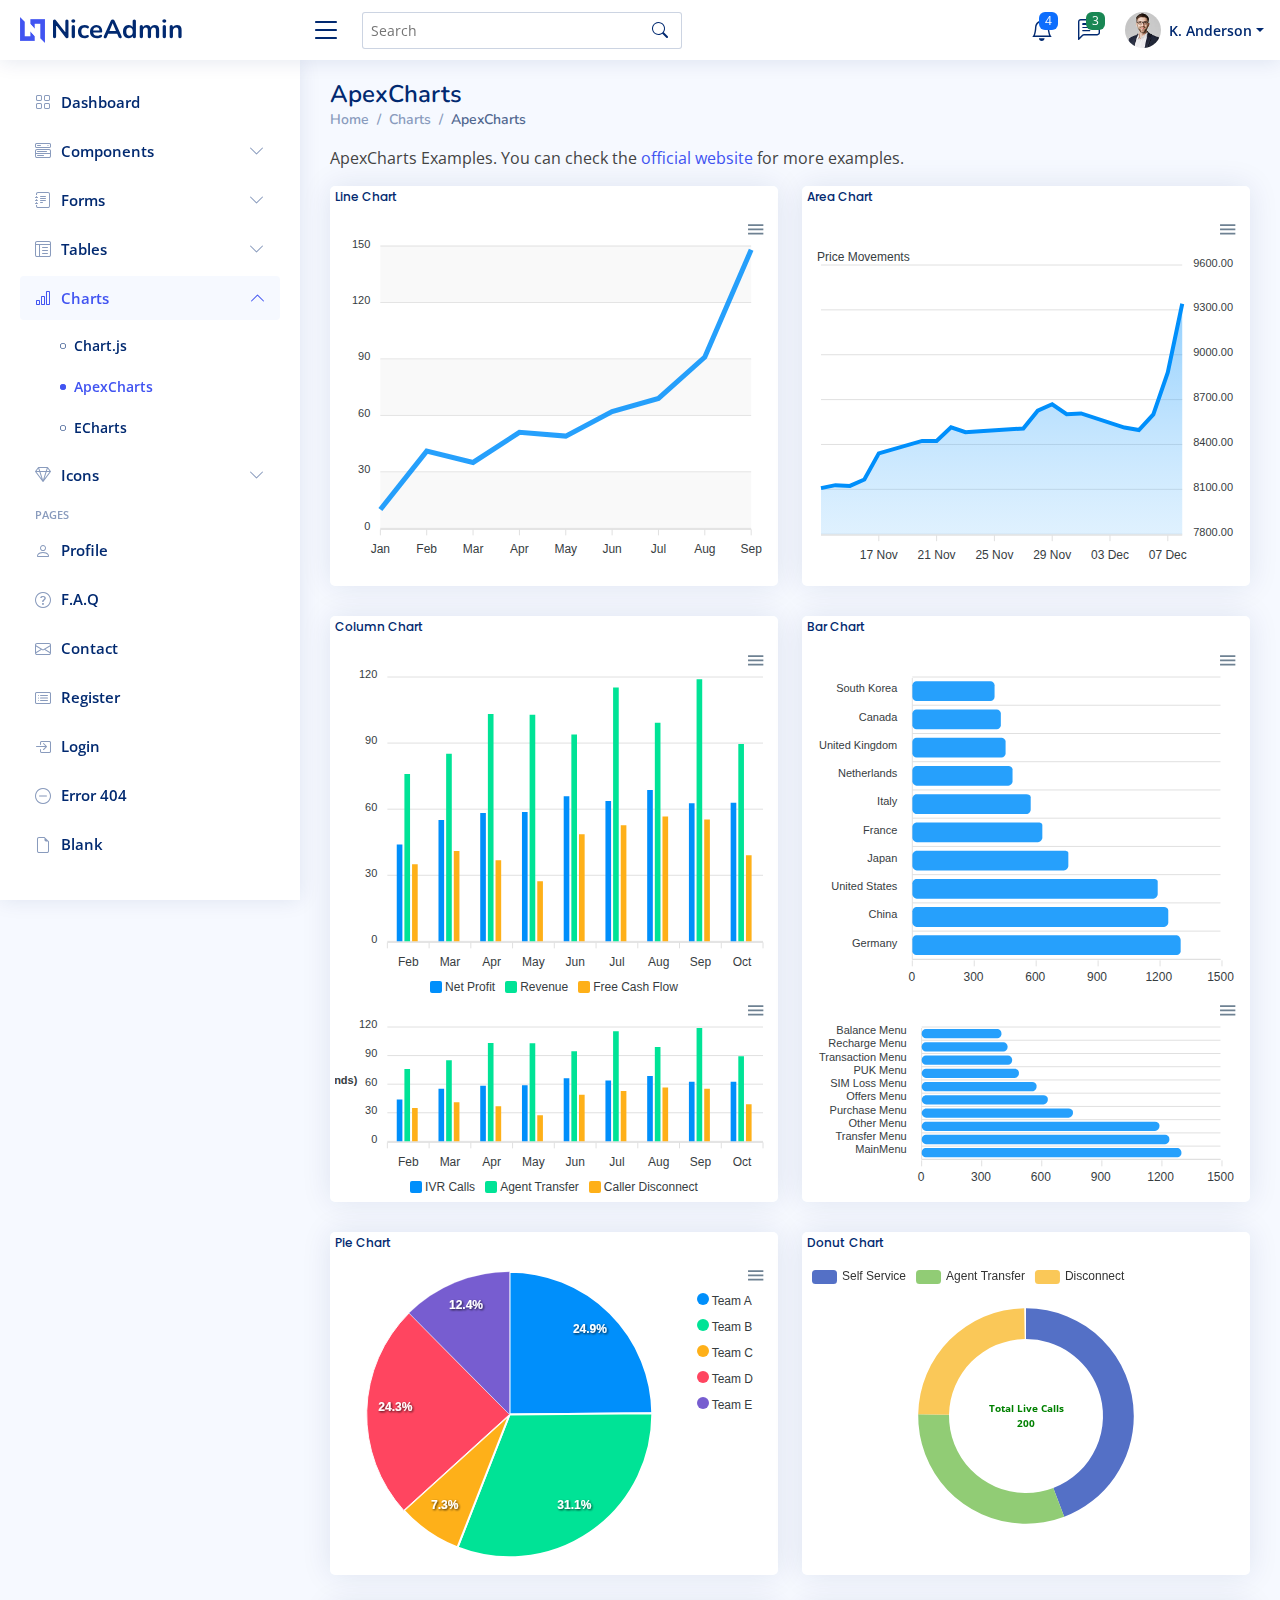
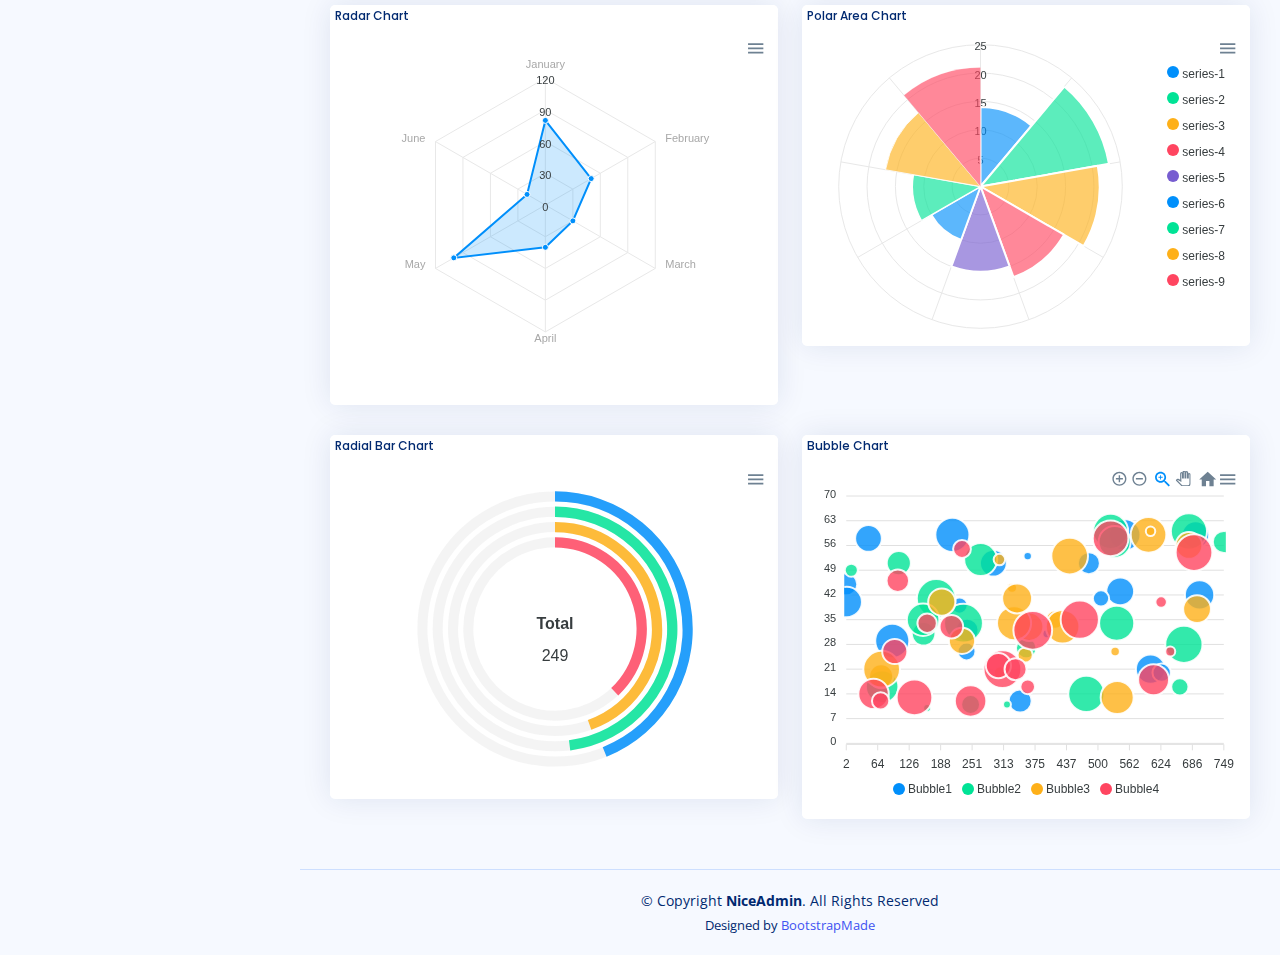
<file: charts-apexcharts.html>
<!DOCTYPE html>
<html lang="en">

<head>
  <meta charset="utf-8">
  <meta content="width=device-width, initial-scale=1.0" name="viewport">

  <title>Charts / ApexCharts - NiceAdmin Bootstrap Template</title>
  <meta content="" name="description">
  <meta content="" name="keywords">

  <!-- Favicons -->
  <link href="assets/img/favicon.png" rel="icon">
  <link href="assets/img/apple-touch-icon.png" rel="apple-touch-icon">

  <!-- Google Fonts -->
  <link href="https://fonts.gstatic.com" rel="preconnect">
  <link href="https://fonts.googleapis.com/css?family=Open+Sans:300,300i,400,400i,600,600i,700,700i|Nunito:300,300i,400,400i,600,600i,700,700i|Poppins:300,300i,400,400i,500,500i,600,600i,700,700i" rel="stylesheet">

  <!-- Vendor CSS Files -->
  <link href="assets/vendor/bootstrap/css/bootstrap.min.css" rel="stylesheet">
  <link href="assets/vendor/bootstrap-icons/bootstrap-icons.css" rel="stylesheet">
  <link href="assets/vendor/boxicons/css/boxicons.min.css" rel="stylesheet">
  <link href="assets/vendor/quill/quill.snow.css" rel="stylesheet">
  <link href="assets/vendor/quill/quill.bubble.css" rel="stylesheet">
  <link href="assets/vendor/remixicon/remixicon.css" rel="stylesheet">
  <link href="assets/vendor/simple-datatables/style.css" rel="stylesheet">

  <!-- Template Main CSS File -->
  <link href="assets/css/style.css" rel="stylesheet">

  <!-- =======================================================
  * Template Name: NiceAdmin
  * Updated: Aug 30 2023 with Bootstrap v5.3.1
  * Template URL: https://bootstrapmade.com/nice-admin-bootstrap-admin-html-template/
  * Author: BootstrapMade.com
  * License: https://bootstrapmade.com/license/
  ======================================================== -->
</head>

<body>

  <!-- ======= Header ======= -->
  <header id="header" class="header fixed-top d-flex align-items-center">

    <div class="d-flex align-items-center justify-content-between">
      <a href="index.html" class="logo d-flex align-items-center">
        <img src="assets/img/logo.png" alt="">
        <span class="d-none d-lg-block">NiceAdmin</span>
      </a>
      <i class="bi bi-list toggle-sidebar-btn"></i>
    </div><!-- End Logo -->

    <div class="search-bar">
      <form class="search-form d-flex align-items-center" method="POST" action="#">
        <input type="text" name="query" placeholder="Search" title="Enter search keyword">
        <button type="submit" title="Search"><i class="bi bi-search"></i></button>
      </form>
    </div><!-- End Search Bar -->

    <nav class="header-nav ms-auto">
      <ul class="d-flex align-items-center">

        <li class="nav-item d-block d-lg-none">
          <a class="nav-link nav-icon search-bar-toggle " href="#">
            <i class="bi bi-search"></i>
          </a>
        </li><!-- End Search Icon-->

        <li class="nav-item dropdown">

          <a class="nav-link nav-icon" href="#" data-bs-toggle="dropdown">
            <i class="bi bi-bell"></i>
            <span class="badge bg-primary badge-number">4</span>
          </a><!-- End Notification Icon -->

          <ul class="dropdown-menu dropdown-menu-end dropdown-menu-arrow notifications">
            <li class="dropdown-header">
              You have 4 new notifications
              <a href="#"><span class="badge rounded-pill bg-primary p-2 ms-2">View all</span></a>
            </li>
            <li>
              <hr class="dropdown-divider">
            </li>

            <li class="notification-item">
              <i class="bi bi-exclamation-circle text-warning"></i>
              <div>
                <h4>Lorem Ipsum</h4>
                <p>Quae dolorem earum veritatis oditseno</p>
                <p>30 min. ago</p>
              </div>
            </li>

            <li>
              <hr class="dropdown-divider">
            </li>

            <li class="notification-item">
              <i class="bi bi-x-circle text-danger"></i>
              <div>
                <h4>Atque rerum nesciunt</h4>
                <p>Quae dolorem earum veritatis oditseno</p>
                <p>1 hr. ago</p>
              </div>
            </li>

            <li>
              <hr class="dropdown-divider">
            </li>

            <li class="notification-item">
              <i class="bi bi-check-circle text-success"></i>
              <div>
                <h4>Sit rerum fuga</h4>
                <p>Quae dolorem earum veritatis oditseno</p>
                <p>2 hrs. ago</p>
              </div>
            </li>

            <li>
              <hr class="dropdown-divider">
            </li>

            <li class="notification-item">
              <i class="bi bi-info-circle text-primary"></i>
              <div>
                <h4>Dicta reprehenderit</h4>
                <p>Quae dolorem earum veritatis oditseno</p>
                <p>4 hrs. ago</p>
              </div>
            </li>

            <li>
              <hr class="dropdown-divider">
            </li>
            <li class="dropdown-footer">
              <a href="#">Show all notifications</a>
            </li>

          </ul><!-- End Notification Dropdown Items -->

        </li><!-- End Notification Nav -->

        <li class="nav-item dropdown">

          <a class="nav-link nav-icon" href="#" data-bs-toggle="dropdown">
            <i class="bi bi-chat-left-text"></i>
            <span class="badge bg-success badge-number">3</span>
          </a><!-- End Messages Icon -->

          <ul class="dropdown-menu dropdown-menu-end dropdown-menu-arrow messages">
            <li class="dropdown-header">
              You have 3 new messages
              <a href="#"><span class="badge rounded-pill bg-primary p-2 ms-2">View all</span></a>
            </li>
            <li>
              <hr class="dropdown-divider">
            </li>

            <li class="message-item">
              <a href="#">
                <img src="assets/img/messages-1.jpg" alt="" class="rounded-circle">
                <div>
                  <h4>Maria Hudson</h4>
                  <p>Velit asperiores et ducimus soluta repudiandae labore officia est ut...</p>
                  <p>4 hrs. ago</p>
                </div>
              </a>
            </li>
            <li>
              <hr class="dropdown-divider">
            </li>

            <li class="message-item">
              <a href="#">
                <img src="assets/img/messages-2.jpg" alt="" class="rounded-circle">
                <div>
                  <h4>Anna Nelson</h4>
                  <p>Velit asperiores et ducimus soluta repudiandae labore officia est ut...</p>
                  <p>6 hrs. ago</p>
                </div>
              </a>
            </li>
            <li>
              <hr class="dropdown-divider">
            </li>

            <li class="message-item">
              <a href="#">
                <img src="assets/img/messages-3.jpg" alt="" class="rounded-circle">
                <div>
                  <h4>David Muldon</h4>
                  <p>Velit asperiores et ducimus soluta repudiandae labore officia est ut...</p>
                  <p>8 hrs. ago</p>
                </div>
              </a>
            </li>
            <li>
              <hr class="dropdown-divider">
            </li>

            <li class="dropdown-footer">
              <a href="#">Show all messages</a>
            </li>

          </ul><!-- End Messages Dropdown Items -->

        </li><!-- End Messages Nav -->

        <li class="nav-item dropdown pe-3">

          <a class="nav-link nav-profile d-flex align-items-center pe-0" href="#" data-bs-toggle="dropdown">
            <img src="assets/img/profile-img.jpg" alt="Profile" class="rounded-circle">
            <span class="d-none d-md-block dropdown-toggle ps-2">K. Anderson</span>
          </a><!-- End Profile Iamge Icon -->

          <ul class="dropdown-menu dropdown-menu-end dropdown-menu-arrow profile">
            <li class="dropdown-header">
              <h6>Kevin Anderson</h6>
              <span>Web Designer</span>
            </li>
            <li>
              <hr class="dropdown-divider">
            </li>

            <li>
              <a class="dropdown-item d-flex align-items-center" href="users-profile.html">
                <i class="bi bi-person"></i>
                <span>My Profile</span>
              </a>
            </li>
            <li>
              <hr class="dropdown-divider">
            </li>

            <li>
              <a class="dropdown-item d-flex align-items-center" href="users-profile.html">
                <i class="bi bi-gear"></i>
                <span>Account Settings</span>
              </a>
            </li>
            <li>
              <hr class="dropdown-divider">
            </li>

            <li>
              <a class="dropdown-item d-flex align-items-center" href="pages-faq.html">
                <i class="bi bi-question-circle"></i>
                <span>Need Help?</span>
              </a>
            </li>
            <li>
              <hr class="dropdown-divider">
            </li>

            <li>
              <a class="dropdown-item d-flex align-items-center" href="#">
                <i class="bi bi-box-arrow-right"></i>
                <span>Sign Out</span>
              </a>
            </li>

          </ul><!-- End Profile Dropdown Items -->
        </li><!-- End Profile Nav -->

      </ul>
    </nav><!-- End Icons Navigation -->

  </header><!-- End Header -->

  <!-- ======= Sidebar ======= -->
  <aside id="sidebar" class="sidebar">

    <ul class="sidebar-nav" id="sidebar-nav">

      <li class="nav-item">
        <a class="nav-link collapsed" href="index.html">
          <i class="bi bi-grid"></i>
          <span>Dashboard</span>
        </a>
      </li><!-- End Dashboard Nav -->

      <li class="nav-item">
        <a class="nav-link collapsed" data-bs-target="#components-nav" data-bs-toggle="collapse" href="#">
          <i class="bi bi-menu-button-wide"></i><span>Components</span><i class="bi bi-chevron-down ms-auto"></i>
        </a>
        <ul id="components-nav" class="nav-content collapse " data-bs-parent="#sidebar-nav">
          <li>
            <a href="components-alerts.html">
              <i class="bi bi-circle"></i><span>Alerts</span>
            </a>
          </li>
          <li>
            <a href="components-accordion.html">
              <i class="bi bi-circle"></i><span>Accordion</span>
            </a>
          </li>
          <li>
            <a href="components-badges.html">
              <i class="bi bi-circle"></i><span>Badges</span>
            </a>
          </li>
          <li>
            <a href="components-breadcrumbs.html">
              <i class="bi bi-circle"></i><span>Breadcrumbs</span>
            </a>
          </li>
          <li>
            <a href="components-buttons.html">
              <i class="bi bi-circle"></i><span>Buttons</span>
            </a>
          </li>
          <li>
            <a href="components-cards.html">
              <i class="bi bi-circle"></i><span>Cards</span>
            </a>
          </li>
          <li>
            <a href="components-carousel.html">
              <i class="bi bi-circle"></i><span>Carousel</span>
            </a>
          </li>
          <li>
            <a href="components-list-group.html">
              <i class="bi bi-circle"></i><span>List group</span>
            </a>
          </li>
          <li>
            <a href="components-modal.html">
              <i class="bi bi-circle"></i><span>Modal</span>
            </a>
          </li>
          <li>
            <a href="components-tabs.html">
              <i class="bi bi-circle"></i><span>Tabs</span>
            </a>
          </li>
          <li>
            <a href="components-pagination.html">
              <i class="bi bi-circle"></i><span>Pagination</span>
            </a>
          </li>
          <li>
            <a href="components-progress.html">
              <i class="bi bi-circle"></i><span>Progress</span>
            </a>
          </li>
          <li>
            <a href="components-spinners.html">
              <i class="bi bi-circle"></i><span>Spinners</span>
            </a>
          </li>
          <li>
            <a href="components-tooltips.html">
              <i class="bi bi-circle"></i><span>Tooltips</span>
            </a>
          </li>
        </ul>
      </li><!-- End Components Nav -->

      <li class="nav-item">
        <a class="nav-link collapsed" data-bs-target="#forms-nav" data-bs-toggle="collapse" href="#">
          <i class="bi bi-journal-text"></i><span>Forms</span><i class="bi bi-chevron-down ms-auto"></i>
        </a>
        <ul id="forms-nav" class="nav-content collapse " data-bs-parent="#sidebar-nav">
          <li>
            <a href="forms-elements.html">
              <i class="bi bi-circle"></i><span>Form Elements</span>
            </a>
          </li>
          <li>
            <a href="forms-layouts.html">
              <i class="bi bi-circle"></i><span>Form Layouts</span>
            </a>
          </li>
          <li>
            <a href="forms-editors.html">
              <i class="bi bi-circle"></i><span>Form Editors</span>
            </a>
          </li>
          <li>
            <a href="forms-validation.html">
              <i class="bi bi-circle"></i><span>Form Validation</span>
            </a>
          </li>
        </ul>
      </li><!-- End Forms Nav -->

      <li class="nav-item">
        <a class="nav-link collapsed" data-bs-target="#tables-nav" data-bs-toggle="collapse" href="#">
          <i class="bi bi-layout-text-window-reverse"></i><span>Tables</span><i class="bi bi-chevron-down ms-auto"></i>
        </a>
        <ul id="tables-nav" class="nav-content collapse " data-bs-parent="#sidebar-nav">
          <li>
            <a href="tables-general.html">
              <i class="bi bi-circle"></i><span>General Tables</span>
            </a>
          </li>
          <li>
            <a href="tables-data.html">
              <i class="bi bi-circle"></i><span>Data Tables</span>
            </a>
          </li>
        </ul>
      </li><!-- End Tables Nav -->

      <li class="nav-item">
        <a class="nav-link " data-bs-target="#charts-nav" data-bs-toggle="collapse" href="#">
          <i class="bi bi-bar-chart"></i><span>Charts</span><i class="bi bi-chevron-down ms-auto"></i>
        </a>
        <ul id="charts-nav" class="nav-content collapse show" data-bs-parent="#sidebar-nav">
          <li>
            <a href="charts-chartjs.html">
              <i class="bi bi-circle"></i><span>Chart.js</span>
            </a>
          </li>
          <li>
            <a href="charts-apexcharts.html" class="active">
              <i class="bi bi-circle"></i><span>ApexCharts</span>
            </a>
          </li>
          <li>
            <a href="charts-echarts.html">
              <i class="bi bi-circle"></i><span>ECharts</span>
            </a>
          </li>
        </ul>
      </li><!-- End Charts Nav -->

      <li class="nav-item">
        <a class="nav-link collapsed" data-bs-target="#icons-nav" data-bs-toggle="collapse" href="#">
          <i class="bi bi-gem"></i><span>Icons</span><i class="bi bi-chevron-down ms-auto"></i>
        </a>
        <ul id="icons-nav" class="nav-content collapse " data-bs-parent="#sidebar-nav">
          <li>
            <a href="icons-bootstrap.html">
              <i class="bi bi-circle"></i><span>Bootstrap Icons</span>
            </a>
          </li>
          <li>
            <a href="icons-remix.html">
              <i class="bi bi-circle"></i><span>Remix Icons</span>
            </a>
          </li>
          <li>
            <a href="icons-boxicons.html">
              <i class="bi bi-circle"></i><span>Boxicons</span>
            </a>
          </li>
        </ul>
      </li><!-- End Icons Nav -->

      <li class="nav-heading">Pages</li>

      <li class="nav-item">
        <a class="nav-link collapsed" href="users-profile.html">
          <i class="bi bi-person"></i>
          <span>Profile</span>
        </a>
      </li><!-- End Profile Page Nav -->

      <li class="nav-item">
        <a class="nav-link collapsed" href="pages-faq.html">
          <i class="bi bi-question-circle"></i>
          <span>F.A.Q</span>
        </a>
      </li><!-- End F.A.Q Page Nav -->

      <li class="nav-item">
        <a class="nav-link collapsed" href="pages-contact.html">
          <i class="bi bi-envelope"></i>
          <span>Contact</span>
        </a>
      </li><!-- End Contact Page Nav -->

      <li class="nav-item">
        <a class="nav-link collapsed" href="pages-register.html">
          <i class="bi bi-card-list"></i>
          <span>Register</span>
        </a>
      </li><!-- End Register Page Nav -->

      <li class="nav-item">
        <a class="nav-link collapsed" href="pages-login.html">
          <i class="bi bi-box-arrow-in-right"></i>
          <span>Login</span>
        </a>
      </li><!-- End Login Page Nav -->

      <li class="nav-item">
        <a class="nav-link collapsed" href="pages-error-404.html">
          <i class="bi bi-dash-circle"></i>
          <span>Error 404</span>
        </a>
      </li><!-- End Error 404 Page Nav -->

      <li class="nav-item">
        <a class="nav-link collapsed" href="pages-blank.html">
          <i class="bi bi-file-earmark"></i>
          <span>Blank</span>
        </a>
      </li><!-- End Blank Page Nav -->

    </ul>

  </aside><!-- End Sidebar-->

  <main id="main" class="main">

    <div class="pagetitle">
      <h1>ApexCharts</h1>
      <nav>
        <ol class="breadcrumb">
          <li class="breadcrumb-item"><a href="index.html">Home</a></li>
          <li class="breadcrumb-item">Charts</li>
          <li class="breadcrumb-item active">ApexCharts</li>
        </ol>
      </nav>
    </div><!-- End Page Title -->

    <p>ApexCharts Examples. You can check the <a href="https://apexcharts.com/javascript-chart-demos/" target="_blank">official website</a> for more examples.</p>

    <section class="section">
      <div class="row">

        <div class="col-lg-6">
          <div class="card">
            <div class="card-body">
              <h5 class="card-title">Line Chart</h5>

              <!-- Line Chart -->
              <div id="lineChart"></div>

              <script>
                document.addEventListener("DOMContentLoaded", () => {
                  new ApexCharts(document.querySelector("#lineChart"), {
                    series: [{
                      name: "Desktops",
                      data: [10, 41, 35, 51, 49, 62, 69, 91, 148]
                    }],
                    chart: {
                      height: 350,
                      type: 'line',
                      zoom: {
                        enabled: false
                      }
                    },
                    dataLabels: {
                      enabled: false
                    },
                    stroke: {
                      curve: 'straight'
                    },
                    grid: {
                      row: {
                        colors: ['#f3f3f3', 'transparent'], // takes an array which will be repeated on columns
                        opacity: 0.5
                      },
                    },
                    xaxis: {
                      categories: ['Jan', 'Feb', 'Mar', 'Apr', 'May', 'Jun', 'Jul', 'Aug', 'Sep'],
                    }
                  }).render();
                });
              </script>
              <!-- End Line Chart -->

            </div>
          </div>
        </div>

        <div class="col-lg-6">
          <div class="card">
            <div class="card-body">
              <h5 class="card-title">Area Chart</h5>

              <!-- Area Chart -->
              <div id="areaChart"></div>

              <script>
                document.addEventListener("DOMContentLoaded", () => {
                  const series = {
                    "monthDataSeries1": {
                      "prices": [
                        8107.85,
                        8128.0,
                        8122.9,
                        8165.5,
                        8340.7,
                        8423.7,
                        8423.5,
                        8514.3,
                        8481.85,
                        8487.7,
                        8506.9,
                        8626.2,
                        8668.95,
                        8602.3,
                        8607.55,
                        8512.9,
                        8496.25,
                        8600.65,
                        8881.1,
                        9340.85
                      ],
                      "dates": [
                        "13 Nov 2017",
                        "14 Nov 2017",
                        "15 Nov 2017",
                        "16 Nov 2017",
                        "17 Nov 2017",
                        "20 Nov 2017",
                        "21 Nov 2017",
                        "22 Nov 2017",
                        "23 Nov 2017",
                        "24 Nov 2017",
                        "27 Nov 2017",
                        "28 Nov 2017",
                        "29 Nov 2017",
                        "30 Nov 2017",
                        "01 Dec 2017",
                        "04 Dec 2017",
                        "05 Dec 2017",
                        "06 Dec 2017",
                        "07 Dec 2017",
                        "08 Dec 2017"
                      ]
                    },
                    "monthDataSeries2": {
                      "prices": [
                        8423.7,
                        8423.5,
                        8514.3,
                        8481.85,
                        8487.7,
                        8506.9,
                        8626.2,
                        8668.95,
                        8602.3,
                        8607.55,
                        8512.9,
                        8496.25,
                        8600.65,
                        8881.1,
                        9040.85,
                        8340.7,
                        8165.5,
                        8122.9,
                        8107.85,
                        8128.0
                      ],
                      "dates": [
                        "13 Nov 2017",
                        "14 Nov 2017",
                        "15 Nov 2017",
                        "16 Nov 2017",
                        "17 Nov 2017",
                        "20 Nov 2017",
                        "21 Nov 2017",
                        "22 Nov 2017",
                        "23 Nov 2017",
                        "24 Nov 2017",
                        "27 Nov 2017",
                        "28 Nov 2017",
                        "29 Nov 2017",
                        "30 Nov 2017",
                        "01 Dec 2017",
                        "04 Dec 2017",
                        "05 Dec 2017",
                        "06 Dec 2017",
                        "07 Dec 2017",
                        "08 Dec 2017"
                      ]
                    },
                    "monthDataSeries3": {
                      "prices": [
                        7114.25,
                        7126.6,
                        7116.95,
                        7203.7,
                        7233.75,
                        7451.0,
                        7381.15,
                        7348.95,
                        7347.75,
                        7311.25,
                        7266.4,
                        7253.25,
                        7215.45,
                        7266.35,
                        7315.25,
                        7237.2,
                        7191.4,
                        7238.95,
                        7222.6,
                        7217.9,
                        7359.3,
                        7371.55,
                        7371.15,
                        7469.2,
                        7429.25,
                        7434.65,
                        7451.1,
                        7475.25,
                        7566.25,
                        7556.8,
                        7525.55,
                        7555.45,
                        7560.9,
                        7490.7,
                        7527.6,
                        7551.9,
                        7514.85,
                        7577.95,
                        7592.3,
                        7621.95,
                        7707.95,
                        7859.1,
                        7815.7,
                        7739.0,
                        7778.7,
                        7839.45,
                        7756.45,
                        7669.2,
                        7580.45,
                        7452.85,
                        7617.25,
                        7701.6,
                        7606.8,
                        7620.05,
                        7513.85,
                        7498.45,
                        7575.45,
                        7601.95,
                        7589.1,
                        7525.85,
                        7569.5,
                        7702.5,
                        7812.7,
                        7803.75,
                        7816.3,
                        7851.15,
                        7912.2,
                        7972.8,
                        8145.0,
                        8161.1,
                        8121.05,
                        8071.25,
                        8088.2,
                        8154.45,
                        8148.3,
                        8122.05,
                        8132.65,
                        8074.55,
                        7952.8,
                        7885.55,
                        7733.9,
                        7897.15,
                        7973.15,
                        7888.5,
                        7842.8,
                        7838.4,
                        7909.85,
                        7892.75,
                        7897.75,
                        7820.05,
                        7904.4,
                        7872.2,
                        7847.5,
                        7849.55,
                        7789.6,
                        7736.35,
                        7819.4,
                        7875.35,
                        7871.8,
                        8076.5,
                        8114.8,
                        8193.55,
                        8217.1,
                        8235.05,
                        8215.3,
                        8216.4,
                        8301.55,
                        8235.25,
                        8229.75,
                        8201.95,
                        8164.95,
                        8107.85,
                        8128.0,
                        8122.9,
                        8165.5,
                        8340.7,
                        8423.7,
                        8423.5,
                        8514.3,
                        8481.85,
                        8487.7,
                        8506.9,
                        8626.2
                      ],
                      "dates": [
                        "02 Jun 2017",
                        "05 Jun 2017",
                        "06 Jun 2017",
                        "07 Jun 2017",
                        "08 Jun 2017",
                        "09 Jun 2017",
                        "12 Jun 2017",
                        "13 Jun 2017",
                        "14 Jun 2017",
                        "15 Jun 2017",
                        "16 Jun 2017",
                        "19 Jun 2017",
                        "20 Jun 2017",
                        "21 Jun 2017",
                        "22 Jun 2017",
                        "23 Jun 2017",
                        "27 Jun 2017",
                        "28 Jun 2017",
                        "29 Jun 2017",
                        "30 Jun 2017",
                        "03 Jul 2017",
                        "04 Jul 2017",
                        "05 Jul 2017",
                        "06 Jul 2017",
                        "07 Jul 2017",
                        "10 Jul 2017",
                        "11 Jul 2017",
                        "12 Jul 2017",
                        "13 Jul 2017",
                        "14 Jul 2017",
                        "17 Jul 2017",
                        "18 Jul 2017",
                        "19 Jul 2017",
                        "20 Jul 2017",
                        "21 Jul 2017",
                        "24 Jul 2017",
                        "25 Jul 2017",
                        "26 Jul 2017",
                        "27 Jul 2017",
                        "28 Jul 2017",
                        "31 Jul 2017",
                        "01 Aug 2017",
                        "02 Aug 2017",
                        "03 Aug 2017",
                        "04 Aug 2017",
                        "07 Aug 2017",
                        "08 Aug 2017",
                        "09 Aug 2017",
                        "10 Aug 2017",
                        "11 Aug 2017",
                        "14 Aug 2017",
                        "16 Aug 2017",
                        "17 Aug 2017",
                        "18 Aug 2017",
                        "21 Aug 2017",
                        "22 Aug 2017",
                        "23 Aug 2017",
                        "24 Aug 2017",
                        "28 Aug 2017",
                        "29 Aug 2017",
                        "30 Aug 2017",
                        "31 Aug 2017",
                        "01 Sep 2017",
                        "04 Sep 2017",
                        "05 Sep 2017",
                        "06 Sep 2017",
                        "07 Sep 2017",
                        "08 Sep 2017",
                        "11 Sep 2017",
                        "12 Sep 2017",
                        "13 Sep 2017",
                        "14 Sep 2017",
                        "15 Sep 2017",
                        "18 Sep 2017",
                        "19 Sep 2017",
                        "20 Sep 2017",
                        "21 Sep 2017",
                        "22 Sep 2017",
                        "25 Sep 2017",
                        "26 Sep 2017",
                        "27 Sep 2017",
                        "28 Sep 2017",
                        "29 Sep 2017",
                        "03 Oct 2017",
                        "04 Oct 2017",
                        "05 Oct 2017",
                        "06 Oct 2017",
                        "09 Oct 2017",
                        "10 Oct 2017",
                        "11 Oct 2017",
                        "12 Oct 2017",
                        "13 Oct 2017",
                        "16 Oct 2017",
                        "17 Oct 2017",
                        "18 Oct 2017",
                        "19 Oct 2017",
                        "23 Oct 2017",
                        "24 Oct 2017",
                        "25 Oct 2017",
                        "26 Oct 2017",
                        "27 Oct 2017",
                        "30 Oct 2017",
                        "31 Oct 2017",
                        "01 Nov 2017",
                        "02 Nov 2017",
                        "03 Nov 2017",
                        "06 Nov 2017",
                        "07 Nov 2017",
                        "08 Nov 2017",
                        "09 Nov 2017",
                        "10 Nov 2017",
                        "13 Nov 2017",
                        "14 Nov 2017",
                        "15 Nov 2017",
                        "16 Nov 2017",
                        "17 Nov 2017",
                        "20 Nov 2017",
                        "21 Nov 2017",
                        "22 Nov 2017",
                        "23 Nov 2017",
                        "24 Nov 2017",
                        "27 Nov 2017",
                        "28 Nov 2017"
                      ]
                    }
                  }
                  new ApexCharts(document.querySelector("#areaChart"), {
                    series: [{
                      name: "STOCK ABC",
                      data: series.monthDataSeries1.prices
                    }],
                    chart: {
                      type: 'area',
                      height: 350,
                      zoom: {
                        enabled: false
                      }
                    },
                    dataLabels: {
                      enabled: false
                    },
                    stroke: {
                      curve: 'straight'
                    },
                    subtitle: {
                      text: 'Price Movements',
                      align: 'left'
                    },
                    labels: series.monthDataSeries1.dates,
                    xaxis: {
                      type: 'datetime',
                    },
                    yaxis: {
                      opposite: true
                    },
                    legend: {
                      horizontalAlign: 'left'
                    }
                  }).render();
                });
              </script>
              <!-- End Area Chart -->

            </div>
          </div>
        </div>

        <div class="col-lg-6">
          <div class="card">
            <div class="card-body">
              <h5 class="card-title">Column Chart</h5>

              <!-- Column Chart -->
              <div id="columnChart"></div>

              <script>
                document.addEventListener("DOMContentLoaded", () => {
                  new ApexCharts(document.querySelector("#columnChart"), {
                    series: [{
                      name: 'Net Profit',
                      data: [44, 55, 57, 56, 61, 58, 63, 60, 66]
                    }, {
                      name: 'Revenue',
                      data: [76, 85, 101, 98, 87, 105, 91, 114, 94]
                    }, {
                      name: 'Free Cash Flow',
                      data: [35, 41, 36, 26, 45, 48, 52, 53, 41]
                    }],
                    chart: {
                      type: 'bar',
                      height: 350
                    },
                    plotOptions: {
                      bar: {
                        horizontal: false,
                        columnWidth: '55%',
                        endingShape: 'rounded'
                      },
                    },
                    dataLabels: {
                      enabled: false
                    },
                    stroke: {
                      show: true,
                      width: 2,
                      colors: ['transparent']
                    },
                    xaxis: {
                      categories: ['Feb', 'Mar', 'Apr', 'May', 'Jun', 'Jul', 'Aug', 'Sep', 'Oct'],
                    },
                    yaxis: {
                      title: {
                        text: '$ (thousands)'
                      }
                    },
                    fill: {
                      opacity: 1
                    },
                    tooltip: {
                      y: {
                        formatter: function(val) {
                          return "$ " + val + " thousands"
                        }
                      }
                    }
                  }).render();
                });
              </script>
              <!-- End Column Chart -->

            </div>
          </div>
        </div>

        <div class="col-lg-6">
          <div class="card">
            <div class="card-body">
              <h5 class="card-title">Bar Chart</h5>

              <!-- Bar Chart -->
              <div id="barChart"></div>

              <script>
                document.addEventListener("DOMContentLoaded", () => {
                  new ApexCharts(document.querySelector("#barChart"), {
                    series: [{
                      data: [400, 430, 448, 470, 540, 580, 690, 1100, 1200, 1380]
                    }],
                    chart: {
                      type: 'bar',
                      height: 350
                    },
                    plotOptions: {
                      bar: {
                        borderRadius: 4,
                        horizontal: true,
                      }
                    },
                    dataLabels: {
                      enabled: false
                    },
                    xaxis: {
                      categories: ['South Korea', 'Canada', 'United Kingdom', 'Netherlands', 'Italy', 'France', 'Japan',
                        'United States', 'China', 'Germany'
                      ],
                    }
                  }).render();
                });
              </script>
              <!-- End Bar Chart -->

            </div>
          </div>
        </div>

        <div class="col-lg-6">
          <div class="card">
            <div class="card-body">
              <h5 class="card-title">Pie Chart</h5>

              <!-- Pie Chart -->
              <div id="pieChart"></div>

              <script>
                document.addEventListener("DOMContentLoaded", () => {
                  new ApexCharts(document.querySelector("#pieChart"), {
                    series: [44, 55, 13, 43, 22],
                    chart: {
                      height: 350,
                      type: 'pie',
                      toolbar: {
                        show: true
                      }
                    },
                    labels: ['Team A', 'Team B', 'Team C', 'Team D', 'Team E']
                  }).render();
                });
              </script>
              <!-- End Pie Chart -->

            </div>
          </div>
        </div>

        <div class="col-lg-6">
          <div class="card">
            <div class="card-body">
              <h5 class="card-title">Donut Chart</h5>

              <!-- Donut Chart -->
              <div id="donutChart"></div>

              <script>
                document.addEventListener("DOMContentLoaded", () => {
                  new ApexCharts(document.querySelector("#donutChart"), {
                    series: [44, 55, 13, 43, 22],
                    chart: {
                      height: 350,
                      type: 'donut',
                      toolbar: {
                        show: true
                      }
                    },
                    labels: ['Team A', 'Team B', 'Team C', 'Team D', 'Team E'],
                  }).render();
                });
              </script>
              <!-- End Donut Chart -->

            </div>
          </div>
        </div>

        <div class="col-lg-6">
          <div class="card">
            <div class="card-body">
              <h5 class="card-title">Radar Chart</h5>

              <!-- Radar Chart -->
              <div id="radarChart"></div>

              <script>
                document.addEventListener("DOMContentLoaded", () => {
                  new ApexCharts(document.querySelector("#radarChart"), {
                    series: [{
                      name: 'Series 1',
                      data: [80, 50, 30, 40, 100, 20],
                    }],
                    chart: {
                      height: 350,
                      type: 'radar',
                    },
                    xaxis: {
                      categories: ['January', 'February', 'March', 'April', 'May', 'June']
                    }
                  }).render();
                });
              </script>
              <!-- End Radar Chart -->

            </div>
          </div>
        </div>

        <div class="col-lg-6">
          <div class="card">
            <div class="card-body">
              <h5 class="card-title">Polar Area Chart</h5>

              <!-- Polar Area Chart -->
              <div id="polarAreaChart"></div>

              <script>
                document.addEventListener("DOMContentLoaded", () => {
                  new ApexCharts(document.querySelector("#polarAreaChart"), {
                    series: [14, 23, 21, 17, 15, 10, 12, 17, 21],
                    chart: {
                      type: 'polarArea',
                      height: 350,
                      toolbar: {
                        show: true
                      }
                    },
                    stroke: {
                      colors: ['#fff']
                    },
                    fill: {
                      opacity: 0.8
                    }
                  }).render();
                });
              </script>
              <!-- End Polar Area Chart -->

            </div>
          </div>
        </div>

        <div class="col-lg-6">
          <div class="card">
            <div class="card-body">
              <h5 class="card-title">Radial Bar Chart</h5>

              <!-- Radial Bar Chart -->
              <div id="radialBarChart"></div>

              <script>
                document.addEventListener("DOMContentLoaded", () => {
                  new ApexCharts(document.querySelector("#radialBarChart"), {
                    series: [44, 55, 67, 83],
                    chart: {
                      height: 350,
                      type: 'radialBar',
                      toolbar: {
                        show: true
                      }
                    },
                    plotOptions: {
                      radialBar: {
                        dataLabels: {
                          name: {
                            fontSize: '22px',
                          },
                          value: {
                            fontSize: '16px',
                          },
                          total: {
                            show: true,
                            label: 'Total',
                            formatter: function(w) {
                              // By default this function returns the average of all series. The below is just an example to show the use of custom formatter function
                              return 249
                            }
                          }
                        }
                      }
                    },
                    labels: ['Apples', 'Oranges', 'Bananas', 'Berries'],
                  }).render();
                });
              </script>
              <!-- End Radial Bar Chart -->

            </div>
          </div>
        </div>

        <div class="col-lg-6">
          <div class="card">
            <div class="card-body">
              <h5 class="card-title">Bubble Chart</h5>

              <!-- Bubble Chart -->
              <div id="bubbleChart"></div>

              <script>
                document.addEventListener("DOMContentLoaded", () => {
                  function generateData(baseval, count, yrange) {
                    var i = 0;
                    var series = [];
                    while (i < count) {
                      var x = Math.floor(Math.random() * (750 - 1 + 1)) + 1;;
                      var y = Math.floor(Math.random() * (yrange.max - yrange.min + 1)) + yrange.min;
                      var z = Math.floor(Math.random() * (75 - 15 + 1)) + 15;
                      series.push([x, y, z]);
                      baseval += 86400000;
                      i++;
                    }
                    return series;
                  }
                  new ApexCharts(document.querySelector("#bubbleChart"), {
                    series: [{
                        name: 'Bubble1',
                        data: generateData(new Date('11 Feb 2017 GMT').getTime(), 20, {
                          min: 10,
                          max: 60
                        })
                      },
                      {
                        name: 'Bubble2',
                        data: generateData(new Date('11 Feb 2017 GMT').getTime(), 20, {
                          min: 10,
                          max: 60
                        })
                      },
                      {
                        name: 'Bubble3',
                        data: generateData(new Date('11 Feb 2017 GMT').getTime(), 20, {
                          min: 10,
                          max: 60
                        })
                      },
                      {
                        name: 'Bubble4',
                        data: generateData(new Date('11 Feb 2017 GMT').getTime(), 20, {
                          min: 10,
                          max: 60
                        })
                      }
                    ],
                    chart: {
                      height: 333,
                      type: 'bubble',
                    },
                    dataLabels: {
                      enabled: false
                    },
                    fill: {
                      opacity: 0.8
                    },
                    xaxis: {
                      tickAmount: 12,
                      type: 'category',
                    },
                    yaxis: {
                      max: 70
                    }
                  }).render();
                });
              </script>
              <!-- End Bubble Chart -->

            </div>
          </div>
        </div>

      </div>
    </section>

  </main><!-- End #main -->

  <!-- ======= Footer ======= -->
  <footer id="footer" class="footer">
    <div class="copyright">
      &copy; Copyright <strong><span>NiceAdmin</span></strong>. All Rights Reserved
    </div>
    <div class="credits">
      <!-- All the links in the footer should remain intact. -->
      <!-- You can delete the links only if you purchased the pro version. -->
      <!-- Licensing information: https://bootstrapmade.com/license/ -->
      <!-- Purchase the pro version with working PHP/AJAX contact form: https://bootstrapmade.com/nice-admin-bootstrap-admin-html-template/ -->
      Designed by <a href="https://bootstrapmade.com/">BootstrapMade</a>
    </div>
  </footer><!-- End Footer -->

  <a href="#" class="back-to-top d-flex align-items-center justify-content-center"><i class="bi bi-arrow-up-short"></i></a>

  <!-- Vendor JS Files -->
  <script src="assets/vendor/apexcharts/apexcharts.min.js"></script>
  <script src="assets/vendor/bootstrap/js/bootstrap.bundle.min.js"></script>
  <script src="assets/vendor/chart.js/chart.umd.js"></script>
  <script src="assets/vendor/echarts/echarts.min.js"></script>
  <script src="assets/vendor/quill/quill.min.js"></script>
  <script src="assets/vendor/simple-datatables/simple-datatables.js"></script>
  <script src="assets/vendor/tinymce/tinymce.min.js"></script>
  <script src="assets/vendor/php-email-form/validate.js"></script>

  <!-- Template Main JS File -->
  <script src="assets/js/main.js"></script>

</body>

</html>
</file>
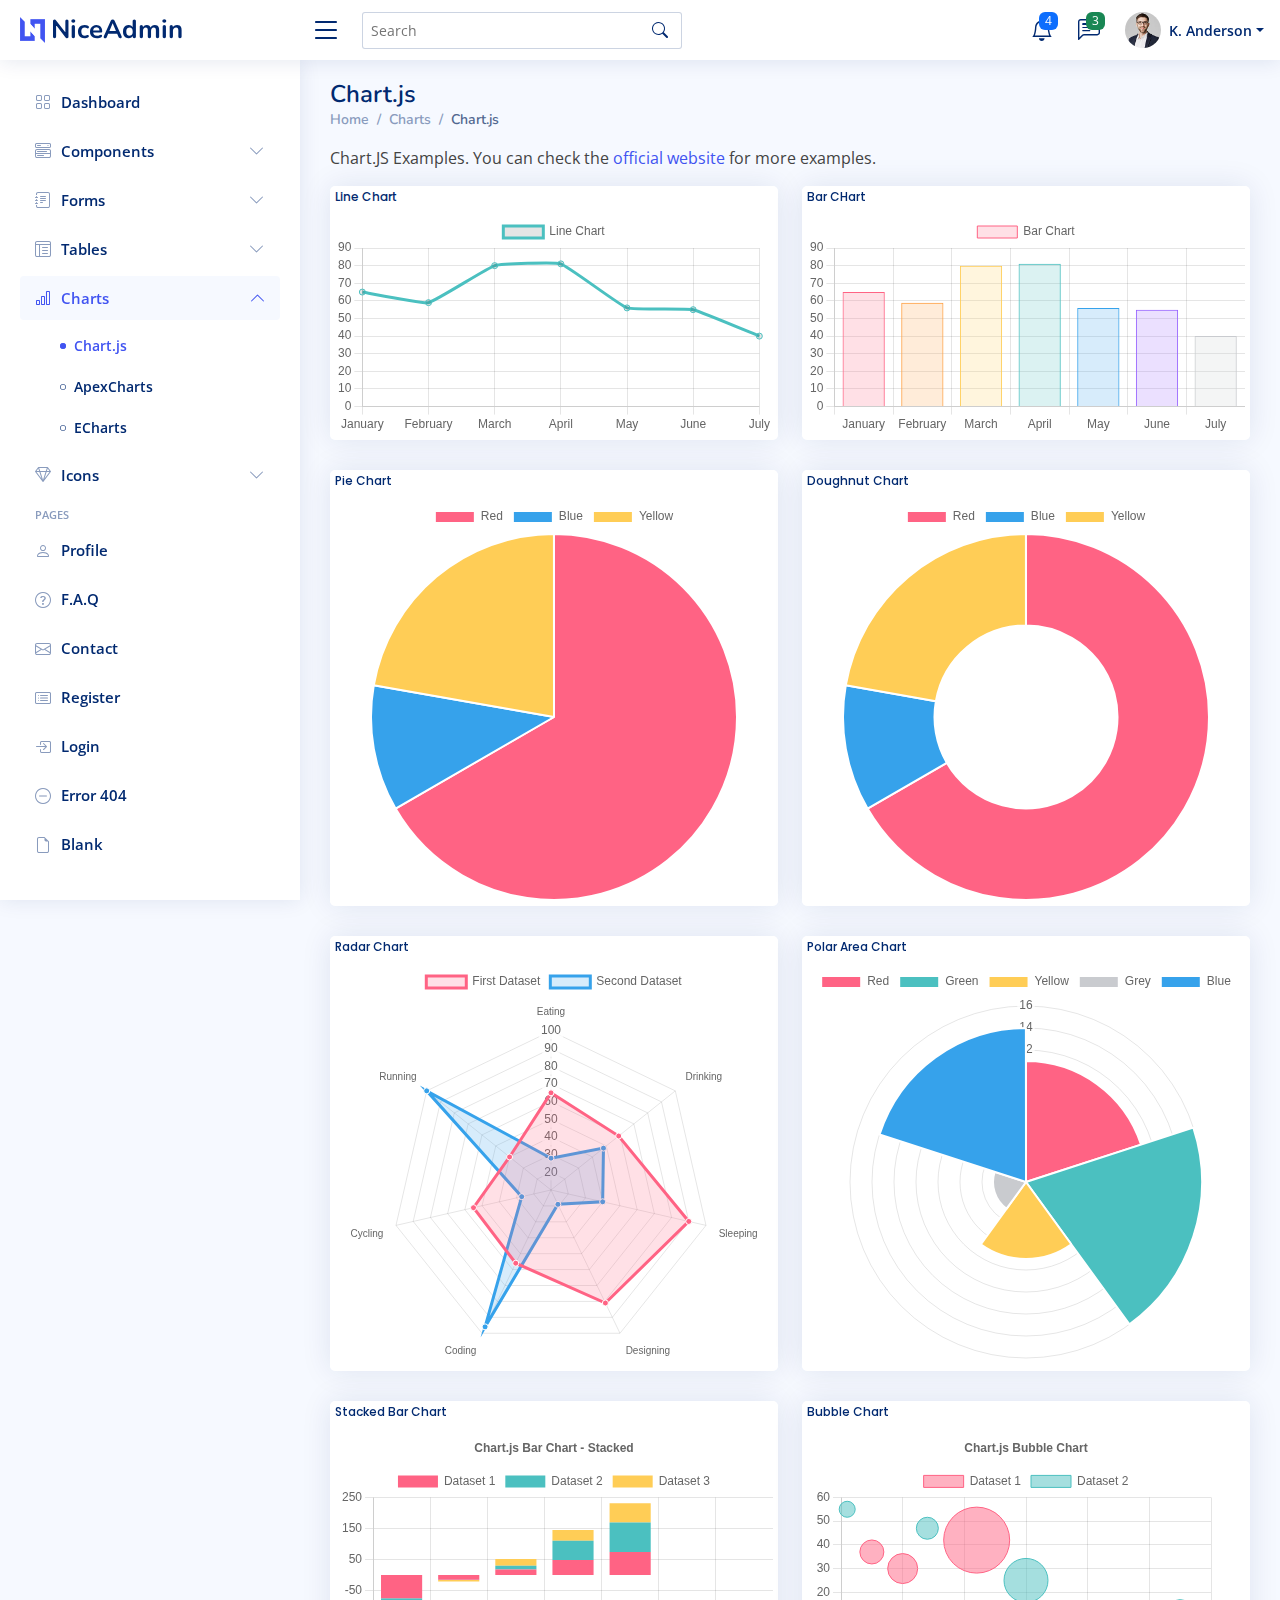
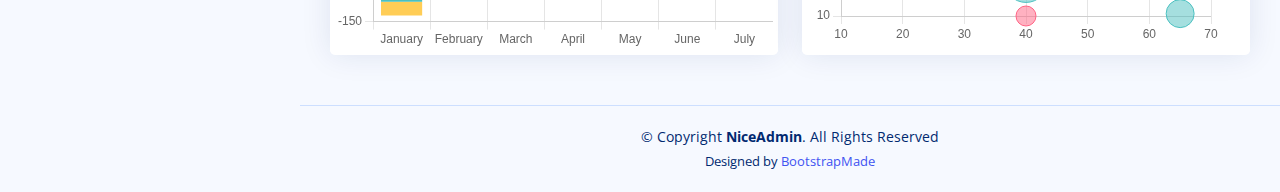
<file: charts-chartjs.html>
<!DOCTYPE html>
<html lang="en">

<head>
  <meta charset="utf-8">
  <meta content="width=device-width, initial-scale=1.0" name="viewport">

  <title>Charts / Chart.js - NiceAdmin Bootstrap Template</title>
  <meta content="" name="description">
  <meta content="" name="keywords">

  <!-- Favicons -->
  <link href="assets/img/favicon.png" rel="icon">
  <link href="assets/img/apple-touch-icon.png" rel="apple-touch-icon">

  <!-- Google Fonts -->
  <link href="https://fonts.gstatic.com" rel="preconnect">
  <link href="https://fonts.googleapis.com/css?family=Open+Sans:300,300i,400,400i,600,600i,700,700i|Nunito:300,300i,400,400i,600,600i,700,700i|Poppins:300,300i,400,400i,500,500i,600,600i,700,700i" rel="stylesheet">

  <!-- Vendor CSS Files -->
  <link href="assets/vendor/bootstrap/css/bootstrap.min.css" rel="stylesheet">
  <link href="assets/vendor/bootstrap-icons/bootstrap-icons.css" rel="stylesheet">
  <link href="assets/vendor/boxicons/css/boxicons.min.css" rel="stylesheet">
  <link href="assets/vendor/quill/quill.snow.css" rel="stylesheet">
  <link href="assets/vendor/quill/quill.bubble.css" rel="stylesheet">
  <link href="assets/vendor/remixicon/remixicon.css" rel="stylesheet">
  <link href="assets/vendor/simple-datatables/style.css" rel="stylesheet">

  <!-- Template Main CSS File -->
  <link href="assets/css/style.css" rel="stylesheet">

  <!-- =======================================================
  * Template Name: NiceAdmin
  * Updated: Aug 30 2023 with Bootstrap v5.3.1
  * Template URL: https://bootstrapmade.com/nice-admin-bootstrap-admin-html-template/
  * Author: BootstrapMade.com
  * License: https://bootstrapmade.com/license/
  ======================================================== -->
</head>

<body>

  <!-- ======= Header ======= -->
  <header id="header" class="header fixed-top d-flex align-items-center">

    <div class="d-flex align-items-center justify-content-between">
      <a href="index.html" class="logo d-flex align-items-center">
        <img src="assets/img/logo.png" alt="">
        <span class="d-none d-lg-block">NiceAdmin</span>
      </a>
      <i class="bi bi-list toggle-sidebar-btn"></i>
    </div><!-- End Logo -->

    <div class="search-bar">
      <form class="search-form d-flex align-items-center" method="POST" action="#">
        <input type="text" name="query" placeholder="Search" title="Enter search keyword">
        <button type="submit" title="Search"><i class="bi bi-search"></i></button>
      </form>
    </div><!-- End Search Bar -->

    <nav class="header-nav ms-auto">
      <ul class="d-flex align-items-center">

        <li class="nav-item d-block d-lg-none">
          <a class="nav-link nav-icon search-bar-toggle " href="#">
            <i class="bi bi-search"></i>
          </a>
        </li><!-- End Search Icon-->

        <li class="nav-item dropdown">

          <a class="nav-link nav-icon" href="#" data-bs-toggle="dropdown">
            <i class="bi bi-bell"></i>
            <span class="badge bg-primary badge-number">4</span>
          </a><!-- End Notification Icon -->

          <ul class="dropdown-menu dropdown-menu-end dropdown-menu-arrow notifications">
            <li class="dropdown-header">
              You have 4 new notifications
              <a href="#"><span class="badge rounded-pill bg-primary p-2 ms-2">View all</span></a>
            </li>
            <li>
              <hr class="dropdown-divider">
            </li>

            <li class="notification-item">
              <i class="bi bi-exclamation-circle text-warning"></i>
              <div>
                <h4>Lorem Ipsum</h4>
                <p>Quae dolorem earum veritatis oditseno</p>
                <p>30 min. ago</p>
              </div>
            </li>

            <li>
              <hr class="dropdown-divider">
            </li>

            <li class="notification-item">
              <i class="bi bi-x-circle text-danger"></i>
              <div>
                <h4>Atque rerum nesciunt</h4>
                <p>Quae dolorem earum veritatis oditseno</p>
                <p>1 hr. ago</p>
              </div>
            </li>

            <li>
              <hr class="dropdown-divider">
            </li>

            <li class="notification-item">
              <i class="bi bi-check-circle text-success"></i>
              <div>
                <h4>Sit rerum fuga</h4>
                <p>Quae dolorem earum veritatis oditseno</p>
                <p>2 hrs. ago</p>
              </div>
            </li>

            <li>
              <hr class="dropdown-divider">
            </li>

            <li class="notification-item">
              <i class="bi bi-info-circle text-primary"></i>
              <div>
                <h4>Dicta reprehenderit</h4>
                <p>Quae dolorem earum veritatis oditseno</p>
                <p>4 hrs. ago</p>
              </div>
            </li>

            <li>
              <hr class="dropdown-divider">
            </li>
            <li class="dropdown-footer">
              <a href="#">Show all notifications</a>
            </li>

          </ul><!-- End Notification Dropdown Items -->

        </li><!-- End Notification Nav -->

        <li class="nav-item dropdown">

          <a class="nav-link nav-icon" href="#" data-bs-toggle="dropdown">
            <i class="bi bi-chat-left-text"></i>
            <span class="badge bg-success badge-number">3</span>
          </a><!-- End Messages Icon -->

          <ul class="dropdown-menu dropdown-menu-end dropdown-menu-arrow messages">
            <li class="dropdown-header">
              You have 3 new messages
              <a href="#"><span class="badge rounded-pill bg-primary p-2 ms-2">View all</span></a>
            </li>
            <li>
              <hr class="dropdown-divider">
            </li>

            <li class="message-item">
              <a href="#">
                <img src="assets/img/messages-1.jpg" alt="" class="rounded-circle">
                <div>
                  <h4>Maria Hudson</h4>
                  <p>Velit asperiores et ducimus soluta repudiandae labore officia est ut...</p>
                  <p>4 hrs. ago</p>
                </div>
              </a>
            </li>
            <li>
              <hr class="dropdown-divider">
            </li>

            <li class="message-item">
              <a href="#">
                <img src="assets/img/messages-2.jpg" alt="" class="rounded-circle">
                <div>
                  <h4>Anna Nelson</h4>
                  <p>Velit asperiores et ducimus soluta repudiandae labore officia est ut...</p>
                  <p>6 hrs. ago</p>
                </div>
              </a>
            </li>
            <li>
              <hr class="dropdown-divider">
            </li>

            <li class="message-item">
              <a href="#">
                <img src="assets/img/messages-3.jpg" alt="" class="rounded-circle">
                <div>
                  <h4>David Muldon</h4>
                  <p>Velit asperiores et ducimus soluta repudiandae labore officia est ut...</p>
                  <p>8 hrs. ago</p>
                </div>
              </a>
            </li>
            <li>
              <hr class="dropdown-divider">
            </li>

            <li class="dropdown-footer">
              <a href="#">Show all messages</a>
            </li>

          </ul><!-- End Messages Dropdown Items -->

        </li><!-- End Messages Nav -->

        <li class="nav-item dropdown pe-3">

          <a class="nav-link nav-profile d-flex align-items-center pe-0" href="#" data-bs-toggle="dropdown">
            <img src="assets/img/profile-img.jpg" alt="Profile" class="rounded-circle">
            <span class="d-none d-md-block dropdown-toggle ps-2">K. Anderson</span>
          </a><!-- End Profile Iamge Icon -->

          <ul class="dropdown-menu dropdown-menu-end dropdown-menu-arrow profile">
            <li class="dropdown-header">
              <h6>Kevin Anderson</h6>
              <span>Web Designer</span>
            </li>
            <li>
              <hr class="dropdown-divider">
            </li>

            <li>
              <a class="dropdown-item d-flex align-items-center" href="users-profile.html">
                <i class="bi bi-person"></i>
                <span>My Profile</span>
              </a>
            </li>
            <li>
              <hr class="dropdown-divider">
            </li>

            <li>
              <a class="dropdown-item d-flex align-items-center" href="users-profile.html">
                <i class="bi bi-gear"></i>
                <span>Account Settings</span>
              </a>
            </li>
            <li>
              <hr class="dropdown-divider">
            </li>

            <li>
              <a class="dropdown-item d-flex align-items-center" href="pages-faq.html">
                <i class="bi bi-question-circle"></i>
                <span>Need Help?</span>
              </a>
            </li>
            <li>
              <hr class="dropdown-divider">
            </li>

            <li>
              <a class="dropdown-item d-flex align-items-center" href="#">
                <i class="bi bi-box-arrow-right"></i>
                <span>Sign Out</span>
              </a>
            </li>

          </ul><!-- End Profile Dropdown Items -->
        </li><!-- End Profile Nav -->

      </ul>
    </nav><!-- End Icons Navigation -->

  </header><!-- End Header -->

  <!-- ======= Sidebar ======= -->
  <aside id="sidebar" class="sidebar">

    <ul class="sidebar-nav" id="sidebar-nav">

      <li class="nav-item">
        <a class="nav-link collapsed" href="index.html">
          <i class="bi bi-grid"></i>
          <span>Dashboard</span>
        </a>
      </li><!-- End Dashboard Nav -->

      <li class="nav-item">
        <a class="nav-link collapsed" data-bs-target="#components-nav" data-bs-toggle="collapse" href="#">
          <i class="bi bi-menu-button-wide"></i><span>Components</span><i class="bi bi-chevron-down ms-auto"></i>
        </a>
        <ul id="components-nav" class="nav-content collapse " data-bs-parent="#sidebar-nav">
          <li>
            <a href="components-alerts.html">
              <i class="bi bi-circle"></i><span>Alerts</span>
            </a>
          </li>
          <li>
            <a href="components-accordion.html">
              <i class="bi bi-circle"></i><span>Accordion</span>
            </a>
          </li>
          <li>
            <a href="components-badges.html">
              <i class="bi bi-circle"></i><span>Badges</span>
            </a>
          </li>
          <li>
            <a href="components-breadcrumbs.html">
              <i class="bi bi-circle"></i><span>Breadcrumbs</span>
            </a>
          </li>
          <li>
            <a href="components-buttons.html">
              <i class="bi bi-circle"></i><span>Buttons</span>
            </a>
          </li>
          <li>
            <a href="components-cards.html">
              <i class="bi bi-circle"></i><span>Cards</span>
            </a>
          </li>
          <li>
            <a href="components-carousel.html">
              <i class="bi bi-circle"></i><span>Carousel</span>
            </a>
          </li>
          <li>
            <a href="components-list-group.html">
              <i class="bi bi-circle"></i><span>List group</span>
            </a>
          </li>
          <li>
            <a href="components-modal.html">
              <i class="bi bi-circle"></i><span>Modal</span>
            </a>
          </li>
          <li>
            <a href="components-tabs.html">
              <i class="bi bi-circle"></i><span>Tabs</span>
            </a>
          </li>
          <li>
            <a href="components-pagination.html">
              <i class="bi bi-circle"></i><span>Pagination</span>
            </a>
          </li>
          <li>
            <a href="components-progress.html">
              <i class="bi bi-circle"></i><span>Progress</span>
            </a>
          </li>
          <li>
            <a href="components-spinners.html">
              <i class="bi bi-circle"></i><span>Spinners</span>
            </a>
          </li>
          <li>
            <a href="components-tooltips.html">
              <i class="bi bi-circle"></i><span>Tooltips</span>
            </a>
          </li>
        </ul>
      </li><!-- End Components Nav -->

      <li class="nav-item">
        <a class="nav-link collapsed" data-bs-target="#forms-nav" data-bs-toggle="collapse" href="#">
          <i class="bi bi-journal-text"></i><span>Forms</span><i class="bi bi-chevron-down ms-auto"></i>
        </a>
        <ul id="forms-nav" class="nav-content collapse " data-bs-parent="#sidebar-nav">
          <li>
            <a href="forms-elements.html">
              <i class="bi bi-circle"></i><span>Form Elements</span>
            </a>
          </li>
          <li>
            <a href="forms-layouts.html">
              <i class="bi bi-circle"></i><span>Form Layouts</span>
            </a>
          </li>
          <li>
            <a href="forms-editors.html">
              <i class="bi bi-circle"></i><span>Form Editors</span>
            </a>
          </li>
          <li>
            <a href="forms-validation.html">
              <i class="bi bi-circle"></i><span>Form Validation</span>
            </a>
          </li>
        </ul>
      </li><!-- End Forms Nav -->

      <li class="nav-item">
        <a class="nav-link collapsed" data-bs-target="#tables-nav" data-bs-toggle="collapse" href="#">
          <i class="bi bi-layout-text-window-reverse"></i><span>Tables</span><i class="bi bi-chevron-down ms-auto"></i>
        </a>
        <ul id="tables-nav" class="nav-content collapse " data-bs-parent="#sidebar-nav">
          <li>
            <a href="tables-general.html">
              <i class="bi bi-circle"></i><span>General Tables</span>
            </a>
          </li>
          <li>
            <a href="tables-data.html">
              <i class="bi bi-circle"></i><span>Data Tables</span>
            </a>
          </li>
        </ul>
      </li><!-- End Tables Nav -->

      <li class="nav-item">
        <a class="nav-link " data-bs-target="#charts-nav" data-bs-toggle="collapse" href="#">
          <i class="bi bi-bar-chart"></i><span>Charts</span><i class="bi bi-chevron-down ms-auto"></i>
        </a>
        <ul id="charts-nav" class="nav-content collapse show" data-bs-parent="#sidebar-nav">
          <li>
            <a href="charts-chartjs.html" class="active">
              <i class="bi bi-circle"></i><span>Chart.js</span>
            </a>
          </li>
          <li>
            <a href="charts-apexcharts.html">
              <i class="bi bi-circle"></i><span>ApexCharts</span>
            </a>
          </li>
          <li>
            <a href="charts-echarts.html">
              <i class="bi bi-circle"></i><span>ECharts</span>
            </a>
          </li>
        </ul>
      </li><!-- End Charts Nav -->

      <li class="nav-item">
        <a class="nav-link collapsed" data-bs-target="#icons-nav" data-bs-toggle="collapse" href="#">
          <i class="bi bi-gem"></i><span>Icons</span><i class="bi bi-chevron-down ms-auto"></i>
        </a>
        <ul id="icons-nav" class="nav-content collapse " data-bs-parent="#sidebar-nav">
          <li>
            <a href="icons-bootstrap.html">
              <i class="bi bi-circle"></i><span>Bootstrap Icons</span>
            </a>
          </li>
          <li>
            <a href="icons-remix.html">
              <i class="bi bi-circle"></i><span>Remix Icons</span>
            </a>
          </li>
          <li>
            <a href="icons-boxicons.html">
              <i class="bi bi-circle"></i><span>Boxicons</span>
            </a>
          </li>
        </ul>
      </li><!-- End Icons Nav -->

      <li class="nav-heading">Pages</li>

      <li class="nav-item">
        <a class="nav-link collapsed" href="users-profile.html">
          <i class="bi bi-person"></i>
          <span>Profile</span>
        </a>
      </li><!-- End Profile Page Nav -->

      <li class="nav-item">
        <a class="nav-link collapsed" href="pages-faq.html">
          <i class="bi bi-question-circle"></i>
          <span>F.A.Q</span>
        </a>
      </li><!-- End F.A.Q Page Nav -->

      <li class="nav-item">
        <a class="nav-link collapsed" href="pages-contact.html">
          <i class="bi bi-envelope"></i>
          <span>Contact</span>
        </a>
      </li><!-- End Contact Page Nav -->

      <li class="nav-item">
        <a class="nav-link collapsed" href="pages-register.html">
          <i class="bi bi-card-list"></i>
          <span>Register</span>
        </a>
      </li><!-- End Register Page Nav -->

      <li class="nav-item">
        <a class="nav-link collapsed" href="pages-login.html">
          <i class="bi bi-box-arrow-in-right"></i>
          <span>Login</span>
        </a>
      </li><!-- End Login Page Nav -->

      <li class="nav-item">
        <a class="nav-link collapsed" href="pages-error-404.html">
          <i class="bi bi-dash-circle"></i>
          <span>Error 404</span>
        </a>
      </li><!-- End Error 404 Page Nav -->

      <li class="nav-item">
        <a class="nav-link collapsed" href="pages-blank.html">
          <i class="bi bi-file-earmark"></i>
          <span>Blank</span>
        </a>
      </li><!-- End Blank Page Nav -->

    </ul>

  </aside><!-- End Sidebar-->

  <main id="main" class="main">

    <div class="pagetitle">
      <h1>Chart.js</h1>
      <nav>
        <ol class="breadcrumb">
          <li class="breadcrumb-item"><a href="index.html">Home</a></li>
          <li class="breadcrumb-item">Charts</li>
          <li class="breadcrumb-item active">Chart.js</li>
        </ol>
      </nav>
    </div><!-- End Page Title -->

    <p>Chart.JS Examples. You can check the <a href="https://www.chartjs.org/docs/latest/samples/" target="_blank">official website</a> for more examples.</p>

    <section class="section">
      <div class="row">

        <div class="col-lg-6">
          <div class="card">
            <div class="card-body">
              <h5 class="card-title">Line Chart</h5>

              <!-- Line Chart -->
              <canvas id="lineChart" style="max-height: 400px;"></canvas>
              <script>
                document.addEventListener("DOMContentLoaded", () => {
                  new Chart(document.querySelector('#lineChart'), {
                    type: 'line',
                    data: {
                      labels: ['January', 'February', 'March', 'April', 'May', 'June', 'July'],
                      datasets: [{
                        label: 'Line Chart',
                        data: [65, 59, 80, 81, 56, 55, 40],
                        fill: false,
                        borderColor: 'rgb(75, 192, 192)',
                        tension: 0.1
                      }]
                    },
                    options: {
                      scales: {
                        y: {
                          beginAtZero: true
                        }
                      }
                    }
                  });
                });
              </script>
              <!-- End Line CHart -->

            </div>
          </div>
        </div>

        <div class="col-lg-6">
          <div class="card">
            <div class="card-body">
              <h5 class="card-title">Bar CHart</h5>

              <!-- Bar Chart -->
              <canvas id="barChart" style="max-height: 400px;"></canvas>
              <script>
                document.addEventListener("DOMContentLoaded", () => {
                  new Chart(document.querySelector('#barChart'), {
                    type: 'bar',
                    data: {
                      labels: ['January', 'February', 'March', 'April', 'May', 'June', 'July'],
                      datasets: [{
                        label: 'Bar Chart',
                        data: [65, 59, 80, 81, 56, 55, 40],
                        backgroundColor: [
                          'rgba(255, 99, 132, 0.2)',
                          'rgba(255, 159, 64, 0.2)',
                          'rgba(255, 205, 86, 0.2)',
                          'rgba(75, 192, 192, 0.2)',
                          'rgba(54, 162, 235, 0.2)',
                          'rgba(153, 102, 255, 0.2)',
                          'rgba(201, 203, 207, 0.2)'
                        ],
                        borderColor: [
                          'rgb(255, 99, 132)',
                          'rgb(255, 159, 64)',
                          'rgb(255, 205, 86)',
                          'rgb(75, 192, 192)',
                          'rgb(54, 162, 235)',
                          'rgb(153, 102, 255)',
                          'rgb(201, 203, 207)'
                        ],
                        borderWidth: 1
                      }]
                    },
                    options: {
                      scales: {
                        y: {
                          beginAtZero: true
                        }
                      }
                    }
                  });
                });
              </script>
              <!-- End Bar CHart -->

            </div>
          </div>
        </div>

        <div class="col-lg-6">
          <div class="card">
            <div class="card-body">
              <h5 class="card-title">Pie Chart</h5>

              <!-- Pie Chart -->
              <canvas id="pieChart" style="max-height: 400px;"></canvas>
              <script>
                document.addEventListener("DOMContentLoaded", () => {
                  new Chart(document.querySelector('#pieChart'), {
                    type: 'pie',
                    data: {
                      labels: [
                        'Red',
                        'Blue',
                        'Yellow'
                      ],
                      datasets: [{
                        label: 'My First Dataset',
                        data: [300, 50, 100],
                        backgroundColor: [
                          'rgb(255, 99, 132)',
                          'rgb(54, 162, 235)',
                          'rgb(255, 205, 86)'
                        ],
                        hoverOffset: 4
                      }]
                    }
                  });
                });
              </script>
              <!-- End Pie CHart -->

            </div>
          </div>
        </div>

        <div class="col-lg-6">
          <div class="card">
            <div class="card-body">
              <h5 class="card-title">Doughnut Chart</h5>

              <!-- Doughnut Chart -->
              <canvas id="doughnutChart" style="max-height: 400px;"></canvas>
              <script>
                document.addEventListener("DOMContentLoaded", () => {
                  new Chart(document.querySelector('#doughnutChart'), {
                    type: 'doughnut',
                    data: {
                      labels: [
                        'Red',
                        'Blue',
                        'Yellow'
                      ],
                      datasets: [{
                        label: 'My First Dataset',
                        data: [300, 50, 100],
                        backgroundColor: [
                          'rgb(255, 99, 132)',
                          'rgb(54, 162, 235)',
                          'rgb(255, 205, 86)'
                        ],
                        hoverOffset: 4
                      }]
                    }
                  });
                });
              </script>
              <!-- End Doughnut CHart -->

            </div>
          </div>
        </div>

        <div class="col-lg-6">
          <div class="card">
            <div class="card-body">
              <h5 class="card-title">Radar Chart</h5>

              <!-- Radar Chart -->
              <canvas id="radarChart" style="max-height: 400px;"></canvas>
              <script>
                document.addEventListener("DOMContentLoaded", () => {
                  new Chart(document.querySelector('#radarChart'), {
                    type: 'radar',
                    data: {
                      labels: [
                        'Eating',
                        'Drinking',
                        'Sleeping',
                        'Designing',
                        'Coding',
                        'Cycling',
                        'Running'
                      ],
                      datasets: [{
                        label: 'First Dataset',
                        data: [65, 59, 90, 81, 56, 55, 40],
                        fill: true,
                        backgroundColor: 'rgba(255, 99, 132, 0.2)',
                        borderColor: 'rgb(255, 99, 132)',
                        pointBackgroundColor: 'rgb(255, 99, 132)',
                        pointBorderColor: '#fff',
                        pointHoverBackgroundColor: '#fff',
                        pointHoverBorderColor: 'rgb(255, 99, 132)'
                      }, {
                        label: 'Second Dataset',
                        data: [28, 48, 40, 19, 96, 27, 100],
                        fill: true,
                        backgroundColor: 'rgba(54, 162, 235, 0.2)',
                        borderColor: 'rgb(54, 162, 235)',
                        pointBackgroundColor: 'rgb(54, 162, 235)',
                        pointBorderColor: '#fff',
                        pointHoverBackgroundColor: '#fff',
                        pointHoverBorderColor: 'rgb(54, 162, 235)'
                      }]
                    },
                    options: {
                      elements: {
                        line: {
                          borderWidth: 3
                        }
                      }
                    }
                  });
                });
              </script>
              <!-- End Radar CHart -->

            </div>
          </div>
        </div>

        <div class="col-lg-6">
          <div class="card">
            <div class="card-body">
              <h5 class="card-title">Polar Area Chart</h5>

              <!-- Polar Area Chart -->
              <canvas id="polarAreaChart" style="max-height: 400px;"></canvas>
              <script>
                document.addEventListener("DOMContentLoaded", () => {
                  new Chart(document.querySelector('#polarAreaChart'), {
                    type: 'polarArea',
                    data: {
                      labels: [
                        'Red',
                        'Green',
                        'Yellow',
                        'Grey',
                        'Blue'
                      ],
                      datasets: [{
                        label: 'My First Dataset',
                        data: [11, 16, 7, 3, 14],
                        backgroundColor: [
                          'rgb(255, 99, 132)',
                          'rgb(75, 192, 192)',
                          'rgb(255, 205, 86)',
                          'rgb(201, 203, 207)',
                          'rgb(54, 162, 235)'
                        ]
                      }]
                    }
                  });
                });
              </script>
              <!-- End Polar Area Chart -->

            </div>
          </div>
        </div>

        <div class="col-lg-6">
          <div class="card">
            <div class="card-body">
              <h5 class="card-title">Stacked Bar Chart</h5>

              <!-- Stacked Bar Chart -->
              <canvas id="stakedBarChart" style="max-height: 400px;"></canvas>
              <script>
                document.addEventListener("DOMContentLoaded", () => {
                  new Chart(document.querySelector('#stakedBarChart'), {
                    type: 'bar',
                    data: {
                      labels: ['January', 'February', 'March', 'April', 'May', 'June', 'July'],
                      datasets: [{
                          label: 'Dataset 1',
                          data: [-75, -15, 18, 48, 74],
                          backgroundColor: 'rgb(255, 99, 132)',
                        },
                        {
                          label: 'Dataset 2',
                          data: [-11, -1, 12, 62, 95],
                          backgroundColor: 'rgb(75, 192, 192)',
                        },
                        {
                          label: 'Dataset 3',
                          data: [-44, -5, 22, 35, 62],
                          backgroundColor: 'rgb(255, 205, 86)',
                        },
                      ]
                    },
                    options: {
                      plugins: {
                        title: {
                          display: true,
                          text: 'Chart.js Bar Chart - Stacked'
                        },
                      },
                      responsive: true,
                      scales: {
                        x: {
                          stacked: true,
                        },
                        y: {
                          stacked: true
                        }
                      }
                    }
                  });
                });
              </script>
              <!-- End Stacked Bar Chart -->

            </div>
          </div>
        </div>

        <div class="col-lg-6">
          <div class="card">
            <div class="card-body">
              <h5 class="card-title">Bubble Chart</h5>

              <!-- Bubble Chart -->
              <canvas id="bubbleChart" style="max-height: 400px;"></canvas>
              <script>
                document.addEventListener("DOMContentLoaded", () => {
                  new Chart(document.querySelector('#bubbleChart'), {
                    type: 'bubble',
                    data: {
                      labels: ['January', 'February', 'March', 'April', 'May', 'June', 'July'],
                      datasets: [{
                          label: 'Dataset 1',
                          data: [{
                              x: 20,
                              y: 30,
                              r: 15
                            },
                            {
                              x: 40,
                              y: 10,
                              r: 10
                            },
                            {
                              x: 15,
                              y: 37,
                              r: 12
                            },
                            {
                              x: 32,
                              y: 42,
                              r: 33
                            }
                          ],
                          borderColor: 'rgb(255, 99, 132)',
                          backgroundColor: 'rgba(255, 99, 132, 0.5)'
                        },
                        {
                          label: 'Dataset 2',
                          data: [{
                              x: 40,
                              y: 25,
                              r: 22
                            },
                            {
                              x: 24,
                              y: 47,
                              r: 11
                            },
                            {
                              x: 65,
                              y: 11,
                              r: 14
                            },
                            {
                              x: 11,
                              y: 55,
                              r: 8
                            }
                          ],
                          borderColor: 'rgb(75, 192, 192)',
                          backgroundColor: 'rgba(75, 192, 192, 0.5)'
                        }
                      ]
                    },
                    options: {
                      responsive: true,
                      plugins: {
                        legend: {
                          position: 'top',
                        },
                        title: {
                          display: true,
                          text: 'Chart.js Bubble Chart'
                        }
                      }
                    }
                  });
                });
              </script>
              <!-- End Bubble Chart -->

            </div>
          </div>
        </div>

      </div>
    </section>

  </main><!-- End #main -->

  <!-- ======= Footer ======= -->
  <footer id="footer" class="footer">
    <div class="copyright">
      &copy; Copyright <strong><span>NiceAdmin</span></strong>. All Rights Reserved
    </div>
    <div class="credits">
      <!-- All the links in the footer should remain intact. -->
      <!-- You can delete the links only if you purchased the pro version. -->
      <!-- Licensing information: https://bootstrapmade.com/license/ -->
      <!-- Purchase the pro version with working PHP/AJAX contact form: https://bootstrapmade.com/nice-admin-bootstrap-admin-html-template/ -->
      Designed by <a href="https://bootstrapmade.com/">BootstrapMade</a>
    </div>
  </footer><!-- End Footer -->

  <a href="#" class="back-to-top d-flex align-items-center justify-content-center"><i class="bi bi-arrow-up-short"></i></a>

  <!-- Vendor JS Files -->
  <script src="assets/vendor/apexcharts/apexcharts.min.js"></script>
  <script src="assets/vendor/bootstrap/js/bootstrap.bundle.min.js"></script>
  <script src="assets/vendor/chart.js/chart.umd.js"></script>
  <script src="assets/vendor/echarts/echarts.min.js"></script>
  <script src="assets/vendor/quill/quill.min.js"></script>
  <script src="assets/vendor/simple-datatables/simple-datatables.js"></script>
  <script src="assets/vendor/tinymce/tinymce.min.js"></script>
  <script src="assets/vendor/php-email-form/validate.js"></script>

  <!-- Template Main JS File -->
  <script src="assets/js/main.js"></script>

</body>

</html>
</file>
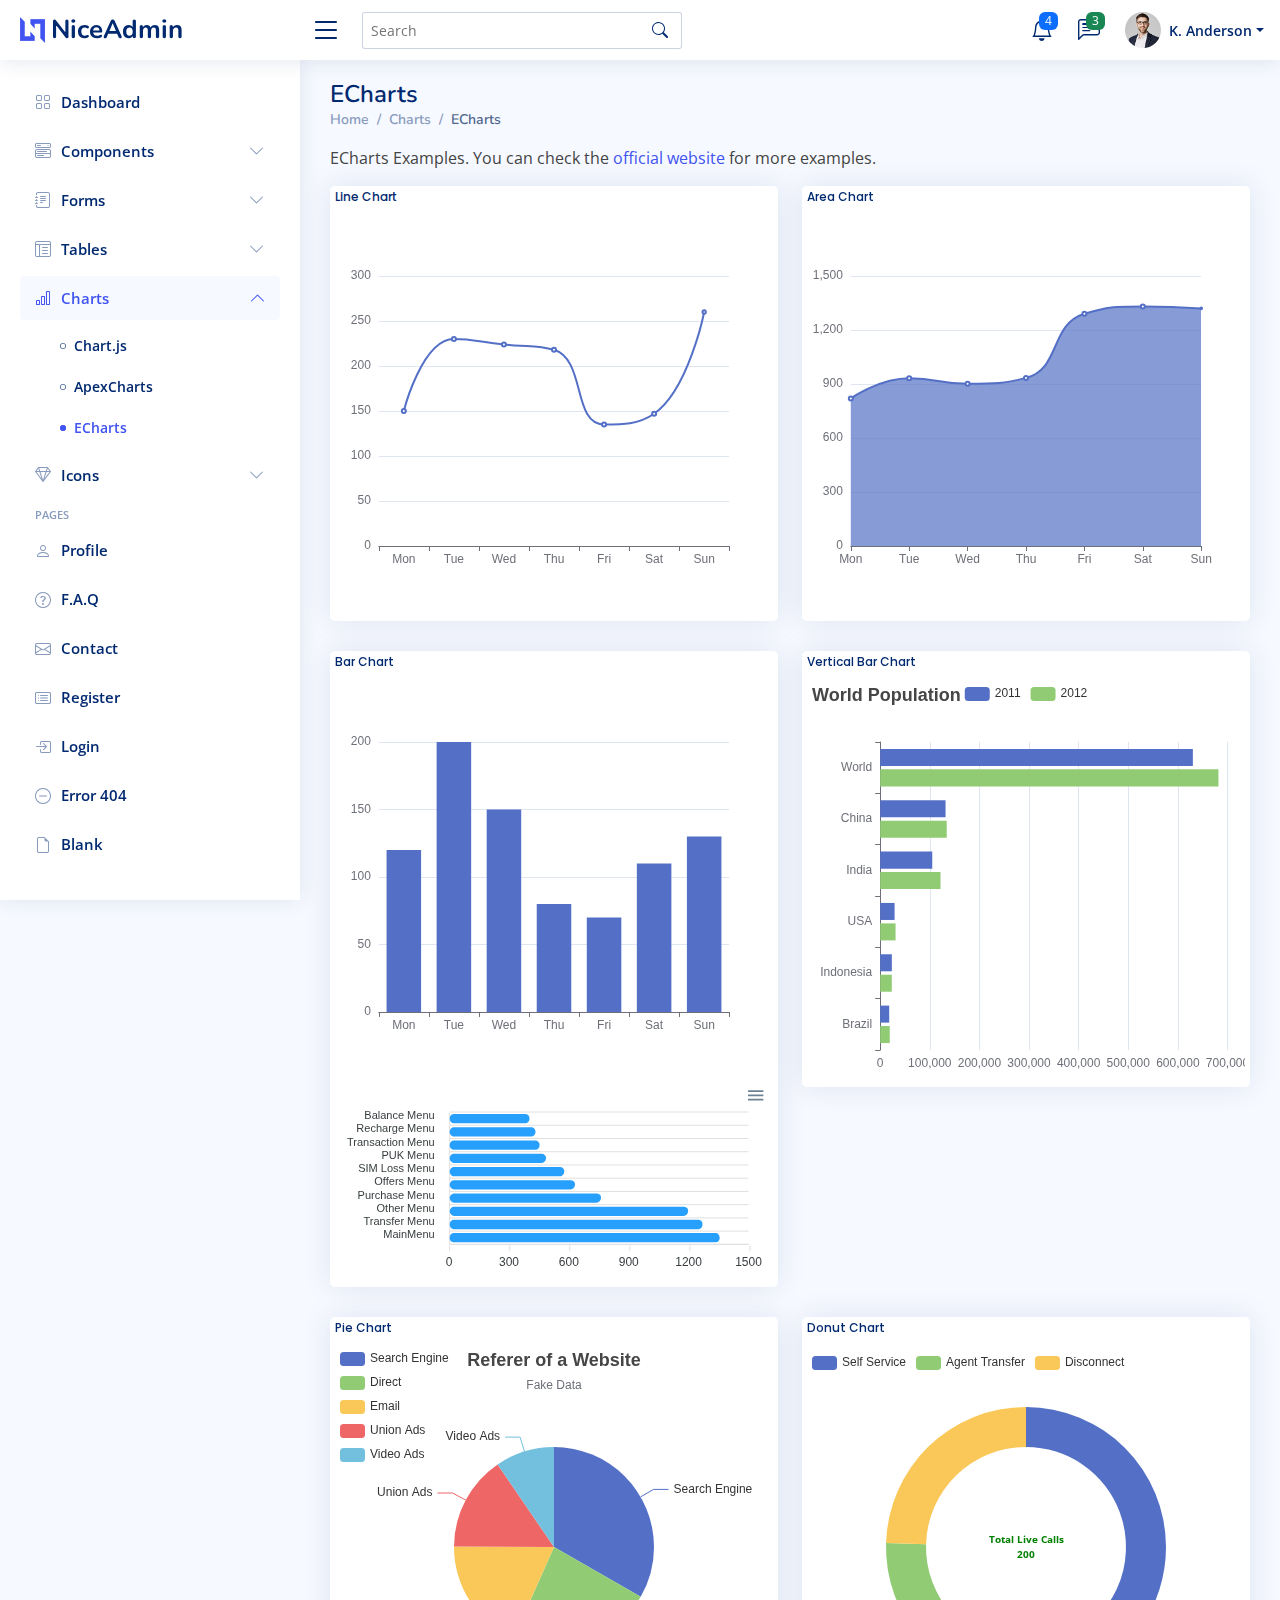
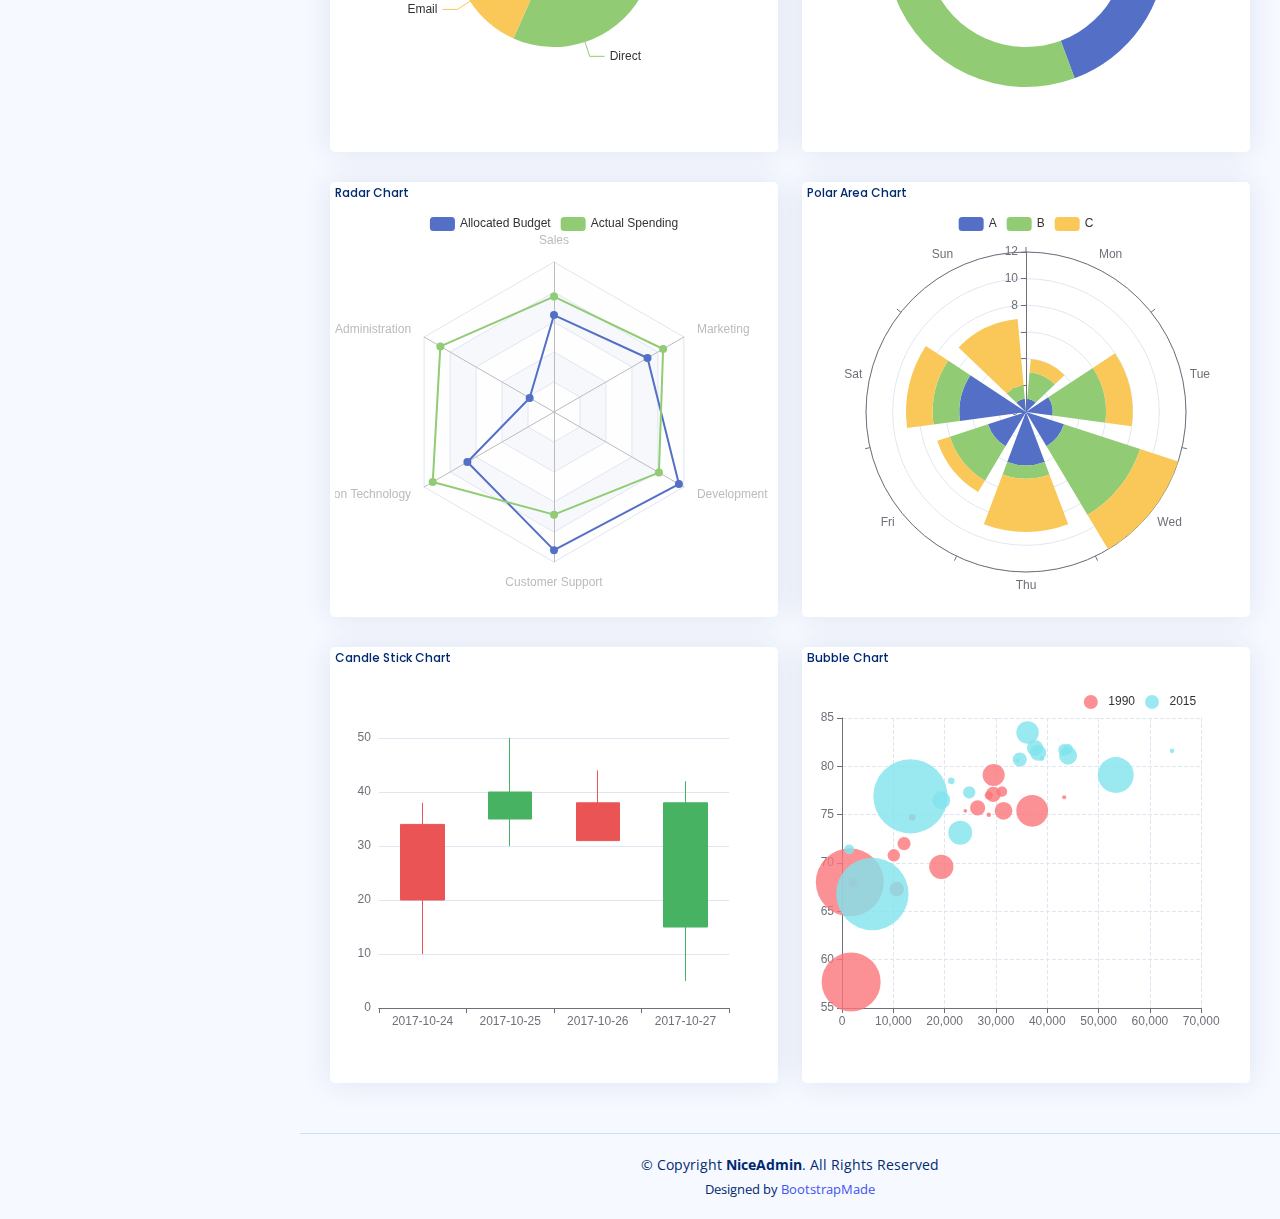
<file: charts-echarts.html>
<!DOCTYPE html>
<html lang="en">

<head>
  <meta charset="utf-8">
  <meta content="width=device-width, initial-scale=1.0" name="viewport">

  <title>Charts / ECharts - NiceAdmin Bootstrap Template</title>
  <meta content="" name="description">
  <meta content="" name="keywords">

  <!-- Favicons -->
  <link href="assets/img/favicon.png" rel="icon">
  <link href="assets/img/apple-touch-icon.png" rel="apple-touch-icon">

  <!-- Google Fonts -->
  <link href="https://fonts.gstatic.com" rel="preconnect">
  <link href="https://fonts.googleapis.com/css?family=Open+Sans:300,300i,400,400i,600,600i,700,700i|Nunito:300,300i,400,400i,600,600i,700,700i|Poppins:300,300i,400,400i,500,500i,600,600i,700,700i" rel="stylesheet">

  <!-- Vendor CSS Files -->
  <link href="assets/vendor/bootstrap/css/bootstrap.min.css" rel="stylesheet">
  <link href="assets/vendor/bootstrap-icons/bootstrap-icons.css" rel="stylesheet">
  <link href="assets/vendor/boxicons/css/boxicons.min.css" rel="stylesheet">
  <link href="assets/vendor/quill/quill.snow.css" rel="stylesheet">
  <link href="assets/vendor/quill/quill.bubble.css" rel="stylesheet">
  <link href="assets/vendor/remixicon/remixicon.css" rel="stylesheet">
  <link href="assets/vendor/simple-datatables/style.css" rel="stylesheet">

  <!-- Template Main CSS File -->
  <link href="assets/css/style.css" rel="stylesheet">

  <!-- =======================================================
  * Template Name: NiceAdmin
  * Updated: Aug 30 2023 with Bootstrap v5.3.1
  * Template URL: https://bootstrapmade.com/nice-admin-bootstrap-admin-html-template/
  * Author: BootstrapMade.com
  * License: https://bootstrapmade.com/license/
  ======================================================== -->
</head>

<body>

  <!-- ======= Header ======= -->
  <header id="header" class="header fixed-top d-flex align-items-center">

    <div class="d-flex align-items-center justify-content-between">
      <a href="index.html" class="logo d-flex align-items-center">
        <img src="assets/img/logo.png" alt="">
        <span class="d-none d-lg-block">NiceAdmin</span>
      </a>
      <i class="bi bi-list toggle-sidebar-btn"></i>
    </div><!-- End Logo -->

    <div class="search-bar">
      <form class="search-form d-flex align-items-center" method="POST" action="#">
        <input type="text" name="query" placeholder="Search" title="Enter search keyword">
        <button type="submit" title="Search"><i class="bi bi-search"></i></button>
      </form>
    </div><!-- End Search Bar -->

    <nav class="header-nav ms-auto">
      <ul class="d-flex align-items-center">

        <li class="nav-item d-block d-lg-none">
          <a class="nav-link nav-icon search-bar-toggle " href="#">
            <i class="bi bi-search"></i>
          </a>
        </li><!-- End Search Icon-->

        <li class="nav-item dropdown">

          <a class="nav-link nav-icon" href="#" data-bs-toggle="dropdown">
            <i class="bi bi-bell"></i>
            <span class="badge bg-primary badge-number">4</span>
          </a><!-- End Notification Icon -->

          <ul class="dropdown-menu dropdown-menu-end dropdown-menu-arrow notifications">
            <li class="dropdown-header">
              You have 4 new notifications
              <a href="#"><span class="badge rounded-pill bg-primary p-2 ms-2">View all</span></a>
            </li>
            <li>
              <hr class="dropdown-divider">
            </li>

            <li class="notification-item">
              <i class="bi bi-exclamation-circle text-warning"></i>
              <div>
                <h4>Lorem Ipsum</h4>
                <p>Quae dolorem earum veritatis oditseno</p>
                <p>30 min. ago</p>
              </div>
            </li>

            <li>
              <hr class="dropdown-divider">
            </li>

            <li class="notification-item">
              <i class="bi bi-x-circle text-danger"></i>
              <div>
                <h4>Atque rerum nesciunt</h4>
                <p>Quae dolorem earum veritatis oditseno</p>
                <p>1 hr. ago</p>
              </div>
            </li>

            <li>
              <hr class="dropdown-divider">
            </li>

            <li class="notification-item">
              <i class="bi bi-check-circle text-success"></i>
              <div>
                <h4>Sit rerum fuga</h4>
                <p>Quae dolorem earum veritatis oditseno</p>
                <p>2 hrs. ago</p>
              </div>
            </li>

            <li>
              <hr class="dropdown-divider">
            </li>

            <li class="notification-item">
              <i class="bi bi-info-circle text-primary"></i>
              <div>
                <h4>Dicta reprehenderit</h4>
                <p>Quae dolorem earum veritatis oditseno</p>
                <p>4 hrs. ago</p>
              </div>
            </li>

            <li>
              <hr class="dropdown-divider">
            </li>
            <li class="dropdown-footer">
              <a href="#">Show all notifications</a>
            </li>

          </ul><!-- End Notification Dropdown Items -->

        </li><!-- End Notification Nav -->

        <li class="nav-item dropdown">

          <a class="nav-link nav-icon" href="#" data-bs-toggle="dropdown">
            <i class="bi bi-chat-left-text"></i>
            <span class="badge bg-success badge-number">3</span>
          </a><!-- End Messages Icon -->

          <ul class="dropdown-menu dropdown-menu-end dropdown-menu-arrow messages">
            <li class="dropdown-header">
              You have 3 new messages
              <a href="#"><span class="badge rounded-pill bg-primary p-2 ms-2">View all</span></a>
            </li>
            <li>
              <hr class="dropdown-divider">
            </li>

            <li class="message-item">
              <a href="#">
                <img src="assets/img/messages-1.jpg" alt="" class="rounded-circle">
                <div>
                  <h4>Maria Hudson</h4>
                  <p>Velit asperiores et ducimus soluta repudiandae labore officia est ut...</p>
                  <p>4 hrs. ago</p>
                </div>
              </a>
            </li>
            <li>
              <hr class="dropdown-divider">
            </li>

            <li class="message-item">
              <a href="#">
                <img src="assets/img/messages-2.jpg" alt="" class="rounded-circle">
                <div>
                  <h4>Anna Nelson</h4>
                  <p>Velit asperiores et ducimus soluta repudiandae labore officia est ut...</p>
                  <p>6 hrs. ago</p>
                </div>
              </a>
            </li>
            <li>
              <hr class="dropdown-divider">
            </li>

            <li class="message-item">
              <a href="#">
                <img src="assets/img/messages-3.jpg" alt="" class="rounded-circle">
                <div>
                  <h4>David Muldon</h4>
                  <p>Velit asperiores et ducimus soluta repudiandae labore officia est ut...</p>
                  <p>8 hrs. ago</p>
                </div>
              </a>
            </li>
            <li>
              <hr class="dropdown-divider">
            </li>

            <li class="dropdown-footer">
              <a href="#">Show all messages</a>
            </li>

          </ul><!-- End Messages Dropdown Items -->

        </li><!-- End Messages Nav -->

        <li class="nav-item dropdown pe-3">

          <a class="nav-link nav-profile d-flex align-items-center pe-0" href="#" data-bs-toggle="dropdown">
            <img src="assets/img/profile-img.jpg" alt="Profile" class="rounded-circle">
            <span class="d-none d-md-block dropdown-toggle ps-2">K. Anderson</span>
          </a><!-- End Profile Iamge Icon -->

          <ul class="dropdown-menu dropdown-menu-end dropdown-menu-arrow profile">
            <li class="dropdown-header">
              <h6>Kevin Anderson</h6>
              <span>Web Designer</span>
            </li>
            <li>
              <hr class="dropdown-divider">
            </li>

            <li>
              <a class="dropdown-item d-flex align-items-center" href="users-profile.html">
                <i class="bi bi-person"></i>
                <span>My Profile</span>
              </a>
            </li>
            <li>
              <hr class="dropdown-divider">
            </li>

            <li>
              <a class="dropdown-item d-flex align-items-center" href="users-profile.html">
                <i class="bi bi-gear"></i>
                <span>Account Settings</span>
              </a>
            </li>
            <li>
              <hr class="dropdown-divider">
            </li>

            <li>
              <a class="dropdown-item d-flex align-items-center" href="pages-faq.html">
                <i class="bi bi-question-circle"></i>
                <span>Need Help?</span>
              </a>
            </li>
            <li>
              <hr class="dropdown-divider">
            </li>

            <li>
              <a class="dropdown-item d-flex align-items-center" href="#">
                <i class="bi bi-box-arrow-right"></i>
                <span>Sign Out</span>
              </a>
            </li>

          </ul><!-- End Profile Dropdown Items -->
        </li><!-- End Profile Nav -->

      </ul>
    </nav><!-- End Icons Navigation -->

  </header><!-- End Header -->

  <!-- ======= Sidebar ======= -->
  <aside id="sidebar" class="sidebar">

    <ul class="sidebar-nav" id="sidebar-nav">

      <li class="nav-item">
        <a class="nav-link collapsed" href="index.html">
          <i class="bi bi-grid"></i>
          <span>Dashboard</span>
        </a>
      </li><!-- End Dashboard Nav -->

      <li class="nav-item">
        <a class="nav-link collapsed" data-bs-target="#components-nav" data-bs-toggle="collapse" href="#">
          <i class="bi bi-menu-button-wide"></i><span>Components</span><i class="bi bi-chevron-down ms-auto"></i>
        </a>
        <ul id="components-nav" class="nav-content collapse " data-bs-parent="#sidebar-nav">
          <li>
            <a href="components-alerts.html">
              <i class="bi bi-circle"></i><span>Alerts</span>
            </a>
          </li>
          <li>
            <a href="components-accordion.html">
              <i class="bi bi-circle"></i><span>Accordion</span>
            </a>
          </li>
          <li>
            <a href="components-badges.html">
              <i class="bi bi-circle"></i><span>Badges</span>
            </a>
          </li>
          <li>
            <a href="components-breadcrumbs.html">
              <i class="bi bi-circle"></i><span>Breadcrumbs</span>
            </a>
          </li>
          <li>
            <a href="components-buttons.html">
              <i class="bi bi-circle"></i><span>Buttons</span>
            </a>
          </li>
          <li>
            <a href="components-cards.html">
              <i class="bi bi-circle"></i><span>Cards</span>
            </a>
          </li>
          <li>
            <a href="components-carousel.html">
              <i class="bi bi-circle"></i><span>Carousel</span>
            </a>
          </li>
          <li>
            <a href="components-list-group.html">
              <i class="bi bi-circle"></i><span>List group</span>
            </a>
          </li>
          <li>
            <a href="components-modal.html">
              <i class="bi bi-circle"></i><span>Modal</span>
            </a>
          </li>
          <li>
            <a href="components-tabs.html">
              <i class="bi bi-circle"></i><span>Tabs</span>
            </a>
          </li>
          <li>
            <a href="components-pagination.html">
              <i class="bi bi-circle"></i><span>Pagination</span>
            </a>
          </li>
          <li>
            <a href="components-progress.html">
              <i class="bi bi-circle"></i><span>Progress</span>
            </a>
          </li>
          <li>
            <a href="components-spinners.html">
              <i class="bi bi-circle"></i><span>Spinners</span>
            </a>
          </li>
          <li>
            <a href="components-tooltips.html">
              <i class="bi bi-circle"></i><span>Tooltips</span>
            </a>
          </li>
        </ul>
      </li><!-- End Components Nav -->

      <li class="nav-item">
        <a class="nav-link collapsed" data-bs-target="#forms-nav" data-bs-toggle="collapse" href="#">
          <i class="bi bi-journal-text"></i><span>Forms</span><i class="bi bi-chevron-down ms-auto"></i>
        </a>
        <ul id="forms-nav" class="nav-content collapse " data-bs-parent="#sidebar-nav">
          <li>
            <a href="forms-elements.html">
              <i class="bi bi-circle"></i><span>Form Elements</span>
            </a>
          </li>
          <li>
            <a href="forms-layouts.html">
              <i class="bi bi-circle"></i><span>Form Layouts</span>
            </a>
          </li>
          <li>
            <a href="forms-editors.html">
              <i class="bi bi-circle"></i><span>Form Editors</span>
            </a>
          </li>
          <li>
            <a href="forms-validation.html">
              <i class="bi bi-circle"></i><span>Form Validation</span>
            </a>
          </li>
        </ul>
      </li><!-- End Forms Nav -->

      <li class="nav-item">
        <a class="nav-link collapsed" data-bs-target="#tables-nav" data-bs-toggle="collapse" href="#">
          <i class="bi bi-layout-text-window-reverse"></i><span>Tables</span><i class="bi bi-chevron-down ms-auto"></i>
        </a>
        <ul id="tables-nav" class="nav-content collapse " data-bs-parent="#sidebar-nav">
          <li>
            <a href="tables-general.html">
              <i class="bi bi-circle"></i><span>General Tables</span>
            </a>
          </li>
          <li>
            <a href="tables-data.html">
              <i class="bi bi-circle"></i><span>Data Tables</span>
            </a>
          </li>
        </ul>
      </li><!-- End Tables Nav -->

      <li class="nav-item">
        <a class="nav-link " data-bs-target="#charts-nav" data-bs-toggle="collapse" href="#">
          <i class="bi bi-bar-chart"></i><span>Charts</span><i class="bi bi-chevron-down ms-auto"></i>
        </a>
        <ul id="charts-nav" class="nav-content collapse show" data-bs-parent="#sidebar-nav">
          <li>
            <a href="charts-chartjs.html">
              <i class="bi bi-circle"></i><span>Chart.js</span>
            </a>
          </li>
          <li>
            <a href="charts-apexcharts.html">
              <i class="bi bi-circle"></i><span>ApexCharts</span>
            </a>
          </li>
          <li>
            <a href="charts-echarts.html" class="active">
              <i class="bi bi-circle"></i><span>ECharts</span>
            </a>
          </li>
        </ul>
      </li><!-- End Charts Nav -->

      <li class="nav-item">
        <a class="nav-link collapsed" data-bs-target="#icons-nav" data-bs-toggle="collapse" href="#">
          <i class="bi bi-gem"></i><span>Icons</span><i class="bi bi-chevron-down ms-auto"></i>
        </a>
        <ul id="icons-nav" class="nav-content collapse " data-bs-parent="#sidebar-nav">
          <li>
            <a href="icons-bootstrap.html">
              <i class="bi bi-circle"></i><span>Bootstrap Icons</span>
            </a>
          </li>
          <li>
            <a href="icons-remix.html">
              <i class="bi bi-circle"></i><span>Remix Icons</span>
            </a>
          </li>
          <li>
            <a href="icons-boxicons.html">
              <i class="bi bi-circle"></i><span>Boxicons</span>
            </a>
          </li>
        </ul>
      </li><!-- End Icons Nav -->

      <li class="nav-heading">Pages</li>

      <li class="nav-item">
        <a class="nav-link collapsed" href="users-profile.html">
          <i class="bi bi-person"></i>
          <span>Profile</span>
        </a>
      </li><!-- End Profile Page Nav -->

      <li class="nav-item">
        <a class="nav-link collapsed" href="pages-faq.html">
          <i class="bi bi-question-circle"></i>
          <span>F.A.Q</span>
        </a>
      </li><!-- End F.A.Q Page Nav -->

      <li class="nav-item">
        <a class="nav-link collapsed" href="pages-contact.html">
          <i class="bi bi-envelope"></i>
          <span>Contact</span>
        </a>
      </li><!-- End Contact Page Nav -->

      <li class="nav-item">
        <a class="nav-link collapsed" href="pages-register.html">
          <i class="bi bi-card-list"></i>
          <span>Register</span>
        </a>
      </li><!-- End Register Page Nav -->

      <li class="nav-item">
        <a class="nav-link collapsed" href="pages-login.html">
          <i class="bi bi-box-arrow-in-right"></i>
          <span>Login</span>
        </a>
      </li><!-- End Login Page Nav -->

      <li class="nav-item">
        <a class="nav-link collapsed" href="pages-error-404.html">
          <i class="bi bi-dash-circle"></i>
          <span>Error 404</span>
        </a>
      </li><!-- End Error 404 Page Nav -->

      <li class="nav-item">
        <a class="nav-link collapsed" href="pages-blank.html">
          <i class="bi bi-file-earmark"></i>
          <span>Blank</span>
        </a>
      </li><!-- End Blank Page Nav -->

    </ul>

  </aside><!-- End Sidebar-->

  <main id="main" class="main">

    <div class="pagetitle">
      <h1>ECharts</h1>
      <nav>
        <ol class="breadcrumb">
          <li class="breadcrumb-item"><a href="index.html">Home</a></li>
          <li class="breadcrumb-item">Charts</li>
          <li class="breadcrumb-item active">ECharts</li>
        </ol>
      </nav>
    </div><!-- End Page Title -->

    <p>ECharts Examples. You can check the <a href="https://echarts.apache.org/examples/en/index.html" target="_blank">official website</a> for more examples.</p>

    <section class="section">
      <div class="row">

        <div class="col-lg-6">
          <div class="card">
            <div class="card-body">
              <h5 class="card-title">Line Chart</h5>

              <!-- Line Chart -->
              <div id="lineChart" style="min-height: 400px;" class="echart"></div>

              <script>
                document.addEventListener("DOMContentLoaded", () => {
                  echarts.init(document.querySelector("#lineChart")).setOption({
                    xAxis: {
                      type: 'category',
                      data: ['Mon', 'Tue', 'Wed', 'Thu', 'Fri', 'Sat', 'Sun']
                    },
                    yAxis: {
                      type: 'value'
                    },
                    series: [{
                      data: [150, 230, 224, 218, 135, 147, 260],
                      type: 'line',
                      smooth: true
                    }]
                  });
                });
              </script>
              <!-- End Line Chart -->

            </div>
          </div>
        </div>

        <div class="col-lg-6">
          <div class="card">
            <div class="card-body">
              <h5 class="card-title">Area Chart</h5>

              <!-- Area Chart -->
              <div id="areaChart" style="min-height: 400px;" class="echart"></div>

              <script>
                document.addEventListener("DOMContentLoaded", () => {
                  echarts.init(document.querySelector("#areaChart")).setOption({
                    xAxis: {
                      type: 'category',
                      boundaryGap: false,
                      data: ['Mon', 'Tue', 'Wed', 'Thu', 'Fri', 'Sat', 'Sun']
                    },
                    yAxis: {
                      type: 'value'
                    },
                    series: [{
                      data: [820, 932, 901, 934, 1290, 1330, 1320],
                      type: 'line',
                      smooth: true,
                      areaStyle: {}
                    }]
                  });
                });
              </script>
              <!-- End Area Chart -->

            </div>
          </div>
        </div>

        <div class="col-lg-6">
          <div class="card">
            <div class="card-body">
              <h5 class="card-title">Bar Chart</h5>

              <!-- Bar Chart -->
              <div id="barChart" style="min-height: 400px;" class="echart"></div>

              <script>
                document.addEventListener("DOMContentLoaded", () => {
                  echarts.init(document.querySelector("#barChart")).setOption({
                    xAxis: {
                      type: 'category',
                      data: ['Mon', 'Tue', 'Wed', 'Thu', 'Fri', 'Sat', 'Sun']
                    },
                    yAxis: {
                      type: 'value'
                    },
                    series: [{
                      data: [120, 200, 150, 80, 70, 110, 130],
                      type: 'bar'
                    }]
                  });
                });
              </script>
              <!-- End Bar Chart -->

            </div>
          </div>
        </div>

        <div class="col-lg-6">
          <div class="card">
            <div class="card-body">
              <h5 class="card-title">Vertical Bar Chart</h5>

              <!-- Vertical Bar Chart -->
              <div id="verticalBarChart" style="min-height: 400px;" class="echart"></div>

              <script>
                document.addEventListener("DOMContentLoaded", () => {
                  echarts.init(document.querySelector("#verticalBarChart")).setOption({
                    title: {
                      text: 'World Population'
                    },
                    tooltip: {
                      trigger: 'axis',
                      axisPointer: {
                        type: 'shadow'
                      }
                    },
                    legend: {},
                    grid: {
                      left: '3%',
                      right: '4%',
                      bottom: '3%',
                      containLabel: true
                    },
                    xAxis: {
                      type: 'value',
                      boundaryGap: [0, 0.01]
                    },
                    yAxis: {
                      type: 'category',
                      data: ['Brazil', 'Indonesia', 'USA', 'India', 'China', 'World']
                    },
                    series: [{
                        name: '2011',
                        type: 'bar',
                        data: [18203, 23489, 29034, 104970, 131744, 630230]
                      },
                      {
                        name: '2012',
                        type: 'bar',
                        data: [19325, 23438, 31000, 121594, 134141, 681807]
                      }
                    ]
                  });
                });
              </script>
              <!-- End Vertical Bar Chart -->

            </div>
          </div>
        </div>

        <div class="col-lg-6">
          <div class="card">
            <div class="card-body">
              <h5 class="card-title">Pie Chart</h5>

              <!-- Pie Chart -->
              <div id="pieChart" style="min-height: 400px;" class="echart"></div>

              <script>
                document.addEventListener("DOMContentLoaded", () => {
                  echarts.init(document.querySelector("#pieChart")).setOption({
                    title: {
                      text: 'Referer of a Website',
                      subtext: 'Fake Data',
                      left: 'center'
                    },
                    tooltip: {
                      trigger: 'item'
                    },
                    legend: {
                      orient: 'vertical',
                      left: 'left'
                    },
                    series: [{
                      name: 'Access From',
                      type: 'pie',
                      radius: '50%',
                      data: [{
                          value: 1048,
                          name: 'Search Engine'
                        },
                        {
                          value: 735,
                          name: 'Direct'
                        },
                        {
                          value: 580,
                          name: 'Email'
                        },
                        {
                          value: 484,
                          name: 'Union Ads'
                        },
                        {
                          value: 300,
                          name: 'Video Ads'
                        }
                      ],
                      emphasis: {
                        itemStyle: {
                          shadowBlur: 10,
                          shadowOffsetX: 0,
                          shadowColor: 'rgba(0, 0, 0, 0.5)'
                        }
                      }
                    }]
                  });
                });
              </script>
              <!-- End Pie Chart -->

            </div>
          </div>
        </div>

        <div class="col-lg-6">
          <div class="card">
            <div class="card-body">
              <h5 class="card-title">Donut Chart</h5>

              <!-- Donut Chart -->
              <div id="donutChart" style="min-height: 400px;" class="echart"></div>

              <script>
                document.addEventListener("DOMContentLoaded", () => {
                  echarts.init(document.querySelector("#donutChart")).setOption({
                    tooltip: {
                      trigger: 'item'
                    },
                    legend: {
                      top: '5%',
                      left: 'center'
                    },
                    series: [{
                      name: 'Access From',
                      type: 'pie',
                      radius: ['40%', '70%'],
                      avoidLabelOverlap: false,
                      label: {
                        show: false,
                        position: 'center'
                      },
                      emphasis: {
                        label: {
                          show: true,
                          fontSize: '18',
                          fontWeight: 'bold'
                        }
                      },
                      labelLine: {
                        show: false
                      },
                      data: [{
                          value: 1048,
                          name: 'Search Engine'
                        },
                        {
                          value: 735,
                          name: 'Direct'
                        },
                        {
                          value: 580,
                          name: 'Email'
                        },
                        {
                          value: 484,
                          name: 'Union Ads'
                        },
                        {
                          value: 300,
                          name: 'Video Ads'
                        }
                      ]
                    }]
                  });
                });
              </script>
              <!-- End Donut Chart -->

            </div>
          </div>
        </div>

        <div class="col-lg-6">
          <div class="card">
            <div class="card-body">
              <h5 class="card-title">Radar Chart</h5>

              <!-- Radar Chart -->
              <div id="radarChart" style="min-height: 400px;" class="echart"></div>

              <script>
                document.addEventListener("DOMContentLoaded", () => {
                  echarts.init(document.querySelector("#radarChart")).setOption({
                    legend: {
                      data: ['Allocated Budget', 'Actual Spending']
                    },
                    radar: {
                      // shape: 'circle',
                      indicator: [{
                          name: 'Sales',
                          max: 6500
                        },
                        {
                          name: 'Administration',
                          max: 16000
                        },
                        {
                          name: 'Information Technology',
                          max: 30000
                        },
                        {
                          name: 'Customer Support',
                          max: 38000
                        },
                        {
                          name: 'Development',
                          max: 52000
                        },
                        {
                          name: 'Marketing',
                          max: 25000
                        }
                      ]
                    },
                    series: [{
                      name: 'Budget vs spending',
                      type: 'radar',
                      data: [{
                          value: [4200, 3000, 20000, 35000, 50000, 18000],
                          name: 'Allocated Budget'
                        },
                        {
                          value: [5000, 14000, 28000, 26000, 42000, 21000],
                          name: 'Actual Spending'
                        }
                      ]
                    }]
                  });
                });
              </script>
              <!-- End Radar Chart -->

            </div>
          </div>
        </div>

        <div class="col-lg-6">
          <div class="card">
            <div class="card-body">
              <h5 class="card-title">Polar Area Chart</h5>

              <!-- Polar Area Chart -->
              <div id="polarAreaChart" style="min-height: 400px;" class="echart"></div>

              <script>
                document.addEventListener("DOMContentLoaded", () => {
                  echarts.init(document.querySelector("#polarAreaChart")).setOption({
                    angleAxis: {
                      type: 'category',
                      data: ['Mon', 'Tue', 'Wed', 'Thu', 'Fri', 'Sat', 'Sun']
                    },
                    radiusAxis: {},
                    polar: {},
                    series: [{
                        type: 'bar',
                        data: [1, 2, 3, 4, 3, 5, 1],
                        coordinateSystem: 'polar',
                        name: 'A',
                        stack: 'a',
                        emphasis: {
                          focus: 'series'
                        }
                      },
                      {
                        type: 'bar',
                        data: [2, 4, 6, 1, 3, 2, 1],
                        coordinateSystem: 'polar',
                        name: 'B',
                        stack: 'a',
                        emphasis: {
                          focus: 'series'
                        }
                      },
                      {
                        type: 'bar',
                        data: [1, 2, 3, 4, 1, 2, 5],
                        coordinateSystem: 'polar',
                        name: 'C',
                        stack: 'a',
                        emphasis: {
                          focus: 'series'
                        }
                      }
                    ],
                    legend: {
                      show: true,
                      data: ['A', 'B', 'C']
                    }
                  });
                });
              </script>
              <!-- End Polar Area Chart -->

            </div>
          </div>
        </div>

        <div class="col-lg-6">
          <div class="card">
            <div class="card-body">
              <h5 class="card-title">Candle Stick Chart</h5>

              <!-- Candle Stick Chart -->
              <div id="candleStickChart" style="min-height: 400px;" class="echart"></div>

              <script>
                document.addEventListener("DOMContentLoaded", () => {
                  echarts.init(document.querySelector("#candleStickChart")).setOption({
                    xAxis: {
                      data: ['2017-10-24', '2017-10-25', '2017-10-26', '2017-10-27']
                    },
                    yAxis: {},
                    series: [{
                      type: 'candlestick',
                      data: [
                        [20, 34, 10, 38],
                        [40, 35, 30, 50],
                        [31, 38, 33, 44],
                        [38, 15, 5, 42]
                      ]
                    }]
                  });
                });
              </script>
              <!-- End Candle Stick Chart -->

            </div>
          </div>
        </div>

        <div class="col-lg-6">
          <div class="card">
            <div class="card-body">
              <h5 class="card-title">Bubble Chart</h5>

              <!-- Bubble Chart -->
              <div id="bubbleChart" style="min-height: 400px;" class="echart"></div>

              <script>
                document.addEventListener("DOMContentLoaded", () => {
                  const data = [
                    [
                      [28604, 77, 17096869, 'Australia', 1990],
                      [31163, 77.4, 27662440, 'Canada', 1990],
                      [1516, 68, 1154605773, 'China', 1990],
                      [13670, 74.7, 10582082, 'Cuba', 1990],
                      [28599, 75, 4986705, 'Finland', 1990],
                      [29476, 77.1, 56943299, 'France', 1990],
                      [31476, 75.4, 78958237, 'Germany', 1990],
                      [28666, 78.1, 254830, 'Iceland', 1990],
                      [1777, 57.7, 870601776, 'India', 1990],
                      [29550, 79.1, 122249285, 'Japan', 1990],
                      [2076, 67.9, 20194354, 'North Korea', 1990],
                      [12087, 72, 42972254, 'South Korea', 1990],
                      [24021, 75.4, 3397534, 'New Zealand', 1990],
                      [43296, 76.8, 4240375, 'Norway', 1990],
                      [10088, 70.8, 38195258, 'Poland', 1990],
                      [19349, 69.6, 147568552, 'Russia', 1990],
                      [10670, 67.3, 53994605, 'Turkey', 1990],
                      [26424, 75.7, 57110117, 'United Kingdom', 1990],
                      [37062, 75.4, 252847810, 'United States', 1990]
                    ],
                    [
                      [44056, 81.8, 23968973, 'Australia', 2015],
                      [43294, 81.7, 35939927, 'Canada', 2015],
                      [13334, 76.9, 1376048943, 'China', 2015],
                      [21291, 78.5, 11389562, 'Cuba', 2015],
                      [38923, 80.8, 5503457, 'Finland', 2015],
                      [37599, 81.9, 64395345, 'France', 2015],
                      [44053, 81.1, 80688545, 'Germany', 2015],
                      [42182, 82.8, 329425, 'Iceland', 2015],
                      [5903, 66.8, 1311050527, 'India', 2015],
                      [36162, 83.5, 126573481, 'Japan', 2015],
                      [1390, 71.4, 25155317, 'North Korea', 2015],
                      [34644, 80.7, 50293439, 'South Korea', 2015],
                      [34186, 80.6, 4528526, 'New Zealand', 2015],
                      [64304, 81.6, 5210967, 'Norway', 2015],
                      [24787, 77.3, 38611794, 'Poland', 2015],
                      [23038, 73.13, 143456918, 'Russia', 2015],
                      [19360, 76.5, 78665830, 'Turkey', 2015],
                      [38225, 81.4, 64715810, 'United Kingdom', 2015],
                      [53354, 79.1, 321773631, 'United States', 2015]
                    ]
                  ];
                  echarts.init(document.querySelector("#bubbleChart")).setOption({
                    legend: {
                      right: '10%',
                      top: '3%',
                      data: ['1990', '2015']
                    },
                    grid: {
                      left: '8%',
                      top: '10%'
                    },
                    xAxis: {
                      splitLine: {
                        lineStyle: {
                          type: 'dashed'
                        }
                      }
                    },
                    yAxis: {
                      splitLine: {
                        lineStyle: {
                          type: 'dashed'
                        }
                      },
                      scale: true
                    },
                    series: [{
                        name: '1990',
                        data: data[0],
                        type: 'scatter',
                        symbolSize: function(data) {
                          return Math.sqrt(data[2]) / 5e2;
                        },
                        emphasis: {
                          focus: 'series',
                          label: {
                            show: true,
                            formatter: function(param) {
                              return param.data[3];
                            },
                            position: 'top'
                          }
                        },
                        itemStyle: {
                          color: 'rgb(251, 118, 123)'
                        }
                      },
                      {
                        name: '2015',
                        data: data[1],
                        type: 'scatter',
                        symbolSize: function(data) {
                          return Math.sqrt(data[2]) / 5e2;
                        },
                        emphasis: {
                          focus: 'series',
                          label: {
                            show: true,
                            formatter: function(param) {
                              return param.data[3];
                            },
                            position: 'top'
                          }
                        },
                        itemStyle: {
                          color: 'rgb(129, 227, 238)'
                        }
                      }
                    ]
                  });
                });
              </script>
              <!-- End Bubble Chart -->

            </div>
          </div>
        </div>

      </div>
    </section>

  </main><!-- End #main -->

  <!-- ======= Footer ======= -->
  <footer id="footer" class="footer">
    <div class="copyright">
      &copy; Copyright <strong><span>NiceAdmin</span></strong>. All Rights Reserved
    </div>
    <div class="credits">
      <!-- All the links in the footer should remain intact. -->
      <!-- You can delete the links only if you purchased the pro version. -->
      <!-- Licensing information: https://bootstrapmade.com/license/ -->
      <!-- Purchase the pro version with working PHP/AJAX contact form: https://bootstrapmade.com/nice-admin-bootstrap-admin-html-template/ -->
      Designed by <a href="https://bootstrapmade.com/">BootstrapMade</a>
    </div>
  </footer><!-- End Footer -->

  <a href="#" class="back-to-top d-flex align-items-center justify-content-center"><i class="bi bi-arrow-up-short"></i></a>

  <!-- Vendor JS Files -->
  <script src="assets/vendor/apexcharts/apexcharts.min.js"></script>
  <script src="assets/vendor/bootstrap/js/bootstrap.bundle.min.js"></script>
  <script src="assets/vendor/chart.js/chart.umd.js"></script>
  <script src="assets/vendor/echarts/echarts.min.js"></script>
  <script src="assets/vendor/quill/quill.min.js"></script>
  <script src="assets/vendor/simple-datatables/simple-datatables.js"></script>
  <script src="assets/vendor/tinymce/tinymce.min.js"></script>
  <script src="assets/vendor/php-email-form/validate.js"></script>

  <!-- Template Main JS File -->
  <script src="assets/js/main.js"></script>

</body>

</html>
</file>
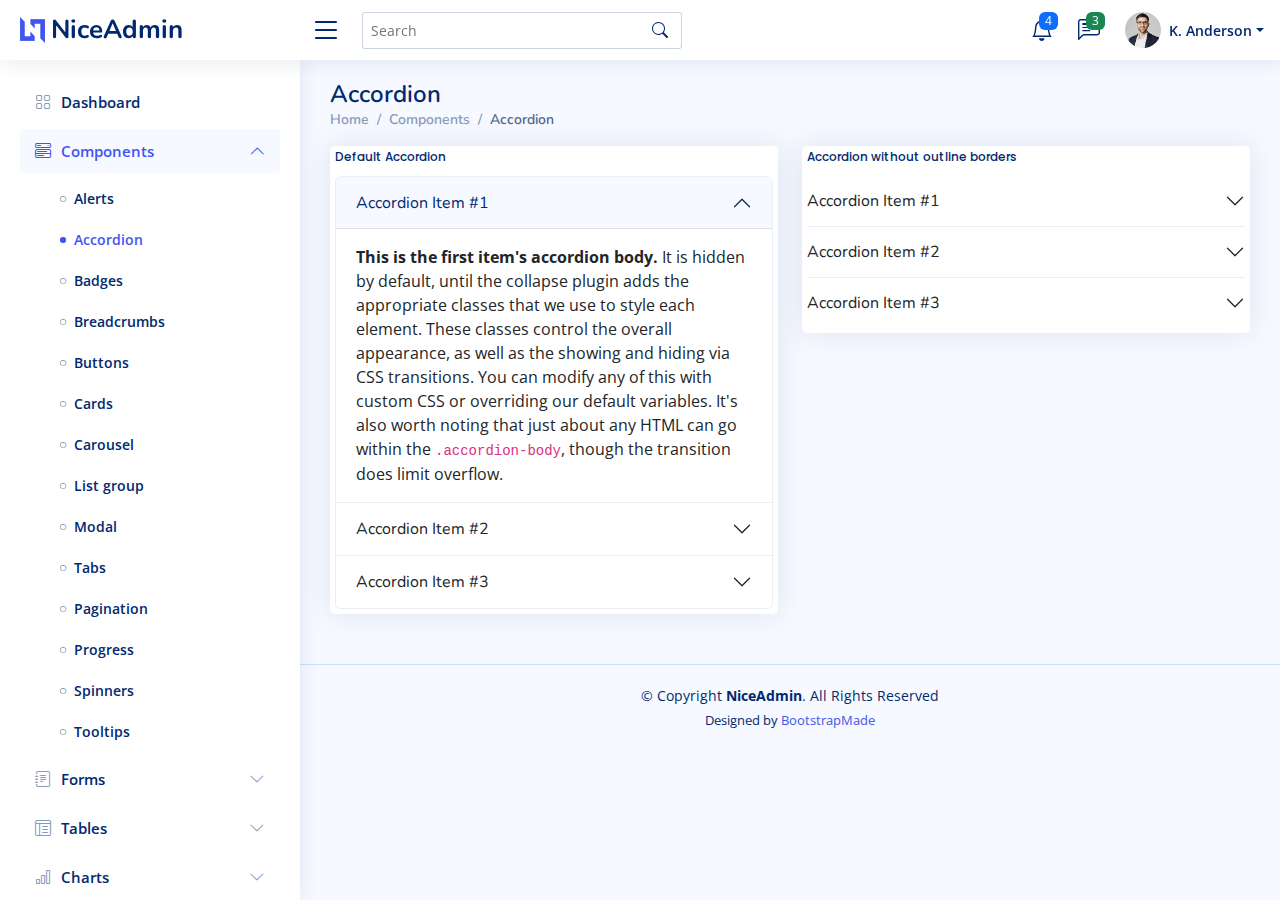
<file: components-accordion.html>
<!DOCTYPE html>
<html lang="en">

<head>
  <meta charset="utf-8">
  <meta content="width=device-width, initial-scale=1.0" name="viewport">

  <title>Components / Accordion - NiceAdmin Bootstrap Template</title>
  <meta content="" name="description">
  <meta content="" name="keywords">

  <!-- Favicons -->
  <link href="assets/img/favicon.png" rel="icon">
  <link href="assets/img/apple-touch-icon.png" rel="apple-touch-icon">

  <!-- Google Fonts -->
  <link href="https://fonts.gstatic.com" rel="preconnect">
  <link href="https://fonts.googleapis.com/css?family=Open+Sans:300,300i,400,400i,600,600i,700,700i|Nunito:300,300i,400,400i,600,600i,700,700i|Poppins:300,300i,400,400i,500,500i,600,600i,700,700i" rel="stylesheet">

  <!-- Vendor CSS Files -->
  <link href="assets/vendor/bootstrap/css/bootstrap.min.css" rel="stylesheet">
  <link href="assets/vendor/bootstrap-icons/bootstrap-icons.css" rel="stylesheet">
  <link href="assets/vendor/boxicons/css/boxicons.min.css" rel="stylesheet">
  <link href="assets/vendor/quill/quill.snow.css" rel="stylesheet">
  <link href="assets/vendor/quill/quill.bubble.css" rel="stylesheet">
  <link href="assets/vendor/remixicon/remixicon.css" rel="stylesheet">
  <link href="assets/vendor/simple-datatables/style.css" rel="stylesheet">

  <!-- Template Main CSS File -->
  <link href="assets/css/style.css" rel="stylesheet">

  <!-- =======================================================
  * Template Name: NiceAdmin
  * Updated: Aug 30 2023 with Bootstrap v5.3.1
  * Template URL: https://bootstrapmade.com/nice-admin-bootstrap-admin-html-template/
  * Author: BootstrapMade.com
  * License: https://bootstrapmade.com/license/
  ======================================================== -->
</head>

<body>

  <!-- ======= Header ======= -->
  <header id="header" class="header fixed-top d-flex align-items-center">

    <div class="d-flex align-items-center justify-content-between">
      <a href="index.html" class="logo d-flex align-items-center">
        <img src="assets/img/logo.png" alt="">
        <span class="d-none d-lg-block">NiceAdmin</span>
      </a>
      <i class="bi bi-list toggle-sidebar-btn"></i>
    </div><!-- End Logo -->

    <div class="search-bar">
      <form class="search-form d-flex align-items-center" method="POST" action="#">
        <input type="text" name="query" placeholder="Search" title="Enter search keyword">
        <button type="submit" title="Search"><i class="bi bi-search"></i></button>
      </form>
    </div><!-- End Search Bar -->

    <nav class="header-nav ms-auto">
      <ul class="d-flex align-items-center">

        <li class="nav-item d-block d-lg-none">
          <a class="nav-link nav-icon search-bar-toggle " href="#">
            <i class="bi bi-search"></i>
          </a>
        </li><!-- End Search Icon-->

        <li class="nav-item dropdown">

          <a class="nav-link nav-icon" href="#" data-bs-toggle="dropdown">
            <i class="bi bi-bell"></i>
            <span class="badge bg-primary badge-number">4</span>
          </a><!-- End Notification Icon -->

          <ul class="dropdown-menu dropdown-menu-end dropdown-menu-arrow notifications">
            <li class="dropdown-header">
              You have 4 new notifications
              <a href="#"><span class="badge rounded-pill bg-primary p-2 ms-2">View all</span></a>
            </li>
            <li>
              <hr class="dropdown-divider">
            </li>

            <li class="notification-item">
              <i class="bi bi-exclamation-circle text-warning"></i>
              <div>
                <h4>Lorem Ipsum</h4>
                <p>Quae dolorem earum veritatis oditseno</p>
                <p>30 min. ago</p>
              </div>
            </li>

            <li>
              <hr class="dropdown-divider">
            </li>

            <li class="notification-item">
              <i class="bi bi-x-circle text-danger"></i>
              <div>
                <h4>Atque rerum nesciunt</h4>
                <p>Quae dolorem earum veritatis oditseno</p>
                <p>1 hr. ago</p>
              </div>
            </li>

            <li>
              <hr class="dropdown-divider">
            </li>

            <li class="notification-item">
              <i class="bi bi-check-circle text-success"></i>
              <div>
                <h4>Sit rerum fuga</h4>
                <p>Quae dolorem earum veritatis oditseno</p>
                <p>2 hrs. ago</p>
              </div>
            </li>

            <li>
              <hr class="dropdown-divider">
            </li>

            <li class="notification-item">
              <i class="bi bi-info-circle text-primary"></i>
              <div>
                <h4>Dicta reprehenderit</h4>
                <p>Quae dolorem earum veritatis oditseno</p>
                <p>4 hrs. ago</p>
              </div>
            </li>

            <li>
              <hr class="dropdown-divider">
            </li>
            <li class="dropdown-footer">
              <a href="#">Show all notifications</a>
            </li>

          </ul><!-- End Notification Dropdown Items -->

        </li><!-- End Notification Nav -->

        <li class="nav-item dropdown">

          <a class="nav-link nav-icon" href="#" data-bs-toggle="dropdown">
            <i class="bi bi-chat-left-text"></i>
            <span class="badge bg-success badge-number">3</span>
          </a><!-- End Messages Icon -->

          <ul class="dropdown-menu dropdown-menu-end dropdown-menu-arrow messages">
            <li class="dropdown-header">
              You have 3 new messages
              <a href="#"><span class="badge rounded-pill bg-primary p-2 ms-2">View all</span></a>
            </li>
            <li>
              <hr class="dropdown-divider">
            </li>

            <li class="message-item">
              <a href="#">
                <img src="assets/img/messages-1.jpg" alt="" class="rounded-circle">
                <div>
                  <h4>Maria Hudson</h4>
                  <p>Velit asperiores et ducimus soluta repudiandae labore officia est ut...</p>
                  <p>4 hrs. ago</p>
                </div>
              </a>
            </li>
            <li>
              <hr class="dropdown-divider">
            </li>

            <li class="message-item">
              <a href="#">
                <img src="assets/img/messages-2.jpg" alt="" class="rounded-circle">
                <div>
                  <h4>Anna Nelson</h4>
                  <p>Velit asperiores et ducimus soluta repudiandae labore officia est ut...</p>
                  <p>6 hrs. ago</p>
                </div>
              </a>
            </li>
            <li>
              <hr class="dropdown-divider">
            </li>

            <li class="message-item">
              <a href="#">
                <img src="assets/img/messages-3.jpg" alt="" class="rounded-circle">
                <div>
                  <h4>David Muldon</h4>
                  <p>Velit asperiores et ducimus soluta repudiandae labore officia est ut...</p>
                  <p>8 hrs. ago</p>
                </div>
              </a>
            </li>
            <li>
              <hr class="dropdown-divider">
            </li>

            <li class="dropdown-footer">
              <a href="#">Show all messages</a>
            </li>

          </ul><!-- End Messages Dropdown Items -->

        </li><!-- End Messages Nav -->

        <li class="nav-item dropdown pe-3">

          <a class="nav-link nav-profile d-flex align-items-center pe-0" href="#" data-bs-toggle="dropdown">
            <img src="assets/img/profile-img.jpg" alt="Profile" class="rounded-circle">
            <span class="d-none d-md-block dropdown-toggle ps-2">K. Anderson</span>
          </a><!-- End Profile Iamge Icon -->

          <ul class="dropdown-menu dropdown-menu-end dropdown-menu-arrow profile">
            <li class="dropdown-header">
              <h6>Kevin Anderson</h6>
              <span>Web Designer</span>
            </li>
            <li>
              <hr class="dropdown-divider">
            </li>

            <li>
              <a class="dropdown-item d-flex align-items-center" href="users-profile.html">
                <i class="bi bi-person"></i>
                <span>My Profile</span>
              </a>
            </li>
            <li>
              <hr class="dropdown-divider">
            </li>

            <li>
              <a class="dropdown-item d-flex align-items-center" href="users-profile.html">
                <i class="bi bi-gear"></i>
                <span>Account Settings</span>
              </a>
            </li>
            <li>
              <hr class="dropdown-divider">
            </li>

            <li>
              <a class="dropdown-item d-flex align-items-center" href="pages-faq.html">
                <i class="bi bi-question-circle"></i>
                <span>Need Help?</span>
              </a>
            </li>
            <li>
              <hr class="dropdown-divider">
            </li>

            <li>
              <a class="dropdown-item d-flex align-items-center" href="#">
                <i class="bi bi-box-arrow-right"></i>
                <span>Sign Out</span>
              </a>
            </li>

          </ul><!-- End Profile Dropdown Items -->
        </li><!-- End Profile Nav -->

      </ul>
    </nav><!-- End Icons Navigation -->

  </header><!-- End Header -->

  <!-- ======= Sidebar ======= -->
  <aside id="sidebar" class="sidebar">

    <ul class="sidebar-nav" id="sidebar-nav">

      <li class="nav-item">
        <a class="nav-link collapsed" href="index.html">
          <i class="bi bi-grid"></i>
          <span>Dashboard</span>
        </a>
      </li><!-- End Dashboard Nav -->

      <li class="nav-item">
        <a class="nav-link " data-bs-target="#components-nav" data-bs-toggle="collapse" href="#">
          <i class="bi bi-menu-button-wide"></i><span>Components</span><i class="bi bi-chevron-down ms-auto"></i>
        </a>
        <ul id="components-nav" class="nav-content collapse show" data-bs-parent="#sidebar-nav">
          <li>
            <a href="components-alerts.html">
              <i class="bi bi-circle"></i><span>Alerts</span>
            </a>
          </li>
          <li>
            <a href="components-accordion.html" class="active">
              <i class="bi bi-circle"></i><span>Accordion</span>
            </a>
          </li>
          <li>
            <a href="components-badges.html">
              <i class="bi bi-circle"></i><span>Badges</span>
            </a>
          </li>
          <li>
            <a href="components-breadcrumbs.html">
              <i class="bi bi-circle"></i><span>Breadcrumbs</span>
            </a>
          </li>
          <li>
            <a href="components-buttons.html">
              <i class="bi bi-circle"></i><span>Buttons</span>
            </a>
          </li>
          <li>
            <a href="components-cards.html">
              <i class="bi bi-circle"></i><span>Cards</span>
            </a>
          </li>
          <li>
            <a href="components-carousel.html">
              <i class="bi bi-circle"></i><span>Carousel</span>
            </a>
          </li>
          <li>
            <a href="components-list-group.html">
              <i class="bi bi-circle"></i><span>List group</span>
            </a>
          </li>
          <li>
            <a href="components-modal.html">
              <i class="bi bi-circle"></i><span>Modal</span>
            </a>
          </li>
          <li>
            <a href="components-tabs.html">
              <i class="bi bi-circle"></i><span>Tabs</span>
            </a>
          </li>
          <li>
            <a href="components-pagination.html">
              <i class="bi bi-circle"></i><span>Pagination</span>
            </a>
          </li>
          <li>
            <a href="components-progress.html">
              <i class="bi bi-circle"></i><span>Progress</span>
            </a>
          </li>
          <li>
            <a href="components-spinners.html">
              <i class="bi bi-circle"></i><span>Spinners</span>
            </a>
          </li>
          <li>
            <a href="components-tooltips.html">
              <i class="bi bi-circle"></i><span>Tooltips</span>
            </a>
          </li>
        </ul>
      </li><!-- End Components Nav -->

      <li class="nav-item">
        <a class="nav-link collapsed" data-bs-target="#forms-nav" data-bs-toggle="collapse" href="#">
          <i class="bi bi-journal-text"></i><span>Forms</span><i class="bi bi-chevron-down ms-auto"></i>
        </a>
        <ul id="forms-nav" class="nav-content collapse " data-bs-parent="#sidebar-nav">
          <li>
            <a href="forms-elements.html">
              <i class="bi bi-circle"></i><span>Form Elements</span>
            </a>
          </li>
          <li>
            <a href="forms-layouts.html">
              <i class="bi bi-circle"></i><span>Form Layouts</span>
            </a>
          </li>
          <li>
            <a href="forms-editors.html">
              <i class="bi bi-circle"></i><span>Form Editors</span>
            </a>
          </li>
          <li>
            <a href="forms-validation.html">
              <i class="bi bi-circle"></i><span>Form Validation</span>
            </a>
          </li>
        </ul>
      </li><!-- End Forms Nav -->

      <li class="nav-item">
        <a class="nav-link collapsed" data-bs-target="#tables-nav" data-bs-toggle="collapse" href="#">
          <i class="bi bi-layout-text-window-reverse"></i><span>Tables</span><i class="bi bi-chevron-down ms-auto"></i>
        </a>
        <ul id="tables-nav" class="nav-content collapse " data-bs-parent="#sidebar-nav">
          <li>
            <a href="tables-general.html">
              <i class="bi bi-circle"></i><span>General Tables</span>
            </a>
          </li>
          <li>
            <a href="tables-data.html">
              <i class="bi bi-circle"></i><span>Data Tables</span>
            </a>
          </li>
        </ul>
      </li><!-- End Tables Nav -->

      <li class="nav-item">
        <a class="nav-link collapsed" data-bs-target="#charts-nav" data-bs-toggle="collapse" href="#">
          <i class="bi bi-bar-chart"></i><span>Charts</span><i class="bi bi-chevron-down ms-auto"></i>
        </a>
        <ul id="charts-nav" class="nav-content collapse " data-bs-parent="#sidebar-nav">
          <li>
            <a href="charts-chartjs.html">
              <i class="bi bi-circle"></i><span>Chart.js</span>
            </a>
          </li>
          <li>
            <a href="charts-apexcharts.html">
              <i class="bi bi-circle"></i><span>ApexCharts</span>
            </a>
          </li>
          <li>
            <a href="charts-echarts.html">
              <i class="bi bi-circle"></i><span>ECharts</span>
            </a>
          </li>
        </ul>
      </li><!-- End Charts Nav -->

      <li class="nav-item">
        <a class="nav-link collapsed" data-bs-target="#icons-nav" data-bs-toggle="collapse" href="#">
          <i class="bi bi-gem"></i><span>Icons</span><i class="bi bi-chevron-down ms-auto"></i>
        </a>
        <ul id="icons-nav" class="nav-content collapse " data-bs-parent="#sidebar-nav">
          <li>
            <a href="icons-bootstrap.html">
              <i class="bi bi-circle"></i><span>Bootstrap Icons</span>
            </a>
          </li>
          <li>
            <a href="icons-remix.html">
              <i class="bi bi-circle"></i><span>Remix Icons</span>
            </a>
          </li>
          <li>
            <a href="icons-boxicons.html">
              <i class="bi bi-circle"></i><span>Boxicons</span>
            </a>
          </li>
        </ul>
      </li><!-- End Icons Nav -->

      <li class="nav-heading">Pages</li>

      <li class="nav-item">
        <a class="nav-link collapsed" href="users-profile.html">
          <i class="bi bi-person"></i>
          <span>Profile</span>
        </a>
      </li><!-- End Profile Page Nav -->

      <li class="nav-item">
        <a class="nav-link collapsed" href="pages-faq.html">
          <i class="bi bi-question-circle"></i>
          <span>F.A.Q</span>
        </a>
      </li><!-- End F.A.Q Page Nav -->

      <li class="nav-item">
        <a class="nav-link collapsed" href="pages-contact.html">
          <i class="bi bi-envelope"></i>
          <span>Contact</span>
        </a>
      </li><!-- End Contact Page Nav -->

      <li class="nav-item">
        <a class="nav-link collapsed" href="pages-register.html">
          <i class="bi bi-card-list"></i>
          <span>Register</span>
        </a>
      </li><!-- End Register Page Nav -->

      <li class="nav-item">
        <a class="nav-link collapsed" href="pages-login.html">
          <i class="bi bi-box-arrow-in-right"></i>
          <span>Login</span>
        </a>
      </li><!-- End Login Page Nav -->

      <li class="nav-item">
        <a class="nav-link collapsed" href="pages-error-404.html">
          <i class="bi bi-dash-circle"></i>
          <span>Error 404</span>
        </a>
      </li><!-- End Error 404 Page Nav -->

      <li class="nav-item">
        <a class="nav-link collapsed" href="pages-blank.html">
          <i class="bi bi-file-earmark"></i>
          <span>Blank</span>
        </a>
      </li><!-- End Blank Page Nav -->

    </ul>

  </aside><!-- End Sidebar-->

  <main id="main" class="main">

    <div class="pagetitle">
      <h1>Accordion</h1>
      <nav>
        <ol class="breadcrumb">
          <li class="breadcrumb-item"><a href="index.html">Home</a></li>
          <li class="breadcrumb-item">Components</li>
          <li class="breadcrumb-item active">Accordion</li>
        </ol>
      </nav>
    </div><!-- End Page Title -->

    <section class="section">
      <div class="row">
        <div class="col-lg-6">

          <div class="card">
            <div class="card-body">
              <h5 class="card-title">Default Accordion</h5>

              <!-- Default Accordion -->
              <div class="accordion" id="accordionExample">
                <div class="accordion-item">
                  <h2 class="accordion-header" id="headingOne">
                    <button class="accordion-button" type="button" data-bs-toggle="collapse" data-bs-target="#collapseOne" aria-expanded="true" aria-controls="collapseOne">
                      Accordion Item #1
                    </button>
                  </h2>
                  <div id="collapseOne" class="accordion-collapse collapse show" aria-labelledby="headingOne" data-bs-parent="#accordionExample">
                    <div class="accordion-body">
                      <strong>This is the first item's accordion body.</strong> It is hidden by default, until the collapse plugin adds the appropriate classes that we use to style each element. These classes control the overall appearance, as well as the showing and hiding via CSS transitions. You can modify any of this with custom CSS or overriding our default variables. It's also worth noting that just about any HTML can go within the <code>.accordion-body</code>, though the transition does limit overflow.
                    </div>
                  </div>
                </div>
                <div class="accordion-item">
                  <h2 class="accordion-header" id="headingTwo">
                    <button class="accordion-button collapsed" type="button" data-bs-toggle="collapse" data-bs-target="#collapseTwo" aria-expanded="false" aria-controls="collapseTwo">
                      Accordion Item #2
                    </button>
                  </h2>
                  <div id="collapseTwo" class="accordion-collapse collapse" aria-labelledby="headingTwo" data-bs-parent="#accordionExample">
                    <div class="accordion-body">
                      <strong>This is the second item's accordion body.</strong> It is hidden by default, until the collapse plugin adds the appropriate classes that we use to style each element. These classes control the overall appearance, as well as the showing and hiding via CSS transitions. You can modify any of this with custom CSS or overriding our default variables. It's also worth noting that just about any HTML can go within the <code>.accordion-body</code>, though the transition does limit overflow.
                    </div>
                  </div>
                </div>
                <div class="accordion-item">
                  <h2 class="accordion-header" id="headingThree">
                    <button class="accordion-button collapsed" type="button" data-bs-toggle="collapse" data-bs-target="#collapseThree" aria-expanded="false" aria-controls="collapseThree">
                      Accordion Item #3
                    </button>
                  </h2>
                  <div id="collapseThree" class="accordion-collapse collapse" aria-labelledby="headingThree" data-bs-parent="#accordionExample">
                    <div class="accordion-body">
                      <strong>This is the third item's accordion body.</strong> It is hidden by default, until the collapse plugin adds the appropriate classes that we use to style each element. These classes control the overall appearance, as well as the showing and hiding via CSS transitions. You can modify any of this with custom CSS or overriding our default variables. It's also worth noting that just about any HTML can go within the <code>.accordion-body</code>, though the transition does limit overflow.
                    </div>
                  </div>
                </div>
              </div><!-- End Default Accordion Example -->

            </div>
          </div>

        </div>

        <div class="col-lg-6">

          <div class="card">
            <div class="card-body">
              <h5 class="card-title">Accordion without outline borders</h5>

              <!-- Accordion without outline borders -->
              <div class="accordion accordion-flush" id="accordionFlushExample">
                <div class="accordion-item">
                  <h2 class="accordion-header" id="flush-headingOne">
                    <button class="accordion-button collapsed" type="button" data-bs-toggle="collapse" data-bs-target="#flush-collapseOne" aria-expanded="false" aria-controls="flush-collapseOne">
                      Accordion Item #1
                    </button>
                  </h2>
                  <div id="flush-collapseOne" class="accordion-collapse collapse" aria-labelledby="flush-headingOne" data-bs-parent="#accordionFlushExample">
                    <div class="accordion-body">Placeholder content for this accordion, which is intended to demonstrate the <code>.accordion-flush</code> class. This is the first item's accordion body.</div>
                  </div>
                </div>
                <div class="accordion-item">
                  <h2 class="accordion-header" id="flush-headingTwo">
                    <button class="accordion-button collapsed" type="button" data-bs-toggle="collapse" data-bs-target="#flush-collapseTwo" aria-expanded="false" aria-controls="flush-collapseTwo">
                      Accordion Item #2
                    </button>
                  </h2>
                  <div id="flush-collapseTwo" class="accordion-collapse collapse" aria-labelledby="flush-headingTwo" data-bs-parent="#accordionFlushExample">
                    <div class="accordion-body">Placeholder content for this accordion, which is intended to demonstrate the <code>.accordion-flush</code> class. This is the second item's accordion body. Let's imagine this being filled with some actual content.</div>
                  </div>
                </div>
                <div class="accordion-item">
                  <h2 class="accordion-header" id="flush-headingThree">
                    <button class="accordion-button collapsed" type="button" data-bs-toggle="collapse" data-bs-target="#flush-collapseThree" aria-expanded="false" aria-controls="flush-collapseThree">
                      Accordion Item #3
                    </button>
                  </h2>
                  <div id="flush-collapseThree" class="accordion-collapse collapse" aria-labelledby="flush-headingThree" data-bs-parent="#accordionFlushExample">
                    <div class="accordion-body">Placeholder content for this accordion, which is intended to demonstrate the <code>.accordion-flush</code> class. This is the third item's accordion body. Nothing more exciting happening here in terms of content, but just filling up the space to make it look, at least at first glance, a bit more representative of how this would look in a real-world application.</div>
                  </div>
                </div>
              </div><!-- End Accordion without outline borders -->

            </div>
          </div>

        </div>
      </div>
    </section>

  </main><!-- End #main -->

  <!-- ======= Footer ======= -->
  <footer id="footer" class="footer">
    <div class="copyright">
      &copy; Copyright <strong><span>NiceAdmin</span></strong>. All Rights Reserved
    </div>
    <div class="credits">
      <!-- All the links in the footer should remain intact. -->
      <!-- You can delete the links only if you purchased the pro version. -->
      <!-- Licensing information: https://bootstrapmade.com/license/ -->
      <!-- Purchase the pro version with working PHP/AJAX contact form: https://bootstrapmade.com/nice-admin-bootstrap-admin-html-template/ -->
      Designed by <a href="https://bootstrapmade.com/">BootstrapMade</a>
    </div>
  </footer><!-- End Footer -->

  <a href="#" class="back-to-top d-flex align-items-center justify-content-center"><i class="bi bi-arrow-up-short"></i></a>

  <!-- Vendor JS Files -->
  <script src="assets/vendor/apexcharts/apexcharts.min.js"></script>
  <script src="assets/vendor/bootstrap/js/bootstrap.bundle.min.js"></script>
  <script src="assets/vendor/chart.js/chart.umd.js"></script>
  <script src="assets/vendor/echarts/echarts.min.js"></script>
  <script src="assets/vendor/quill/quill.min.js"></script>
  <script src="assets/vendor/simple-datatables/simple-datatables.js"></script>
  <script src="assets/vendor/tinymce/tinymce.min.js"></script>
  <script src="assets/vendor/php-email-form/validate.js"></script>

  <!-- Template Main JS File -->
  <script src="assets/js/main.js"></script>

</body>

</html>
</file>
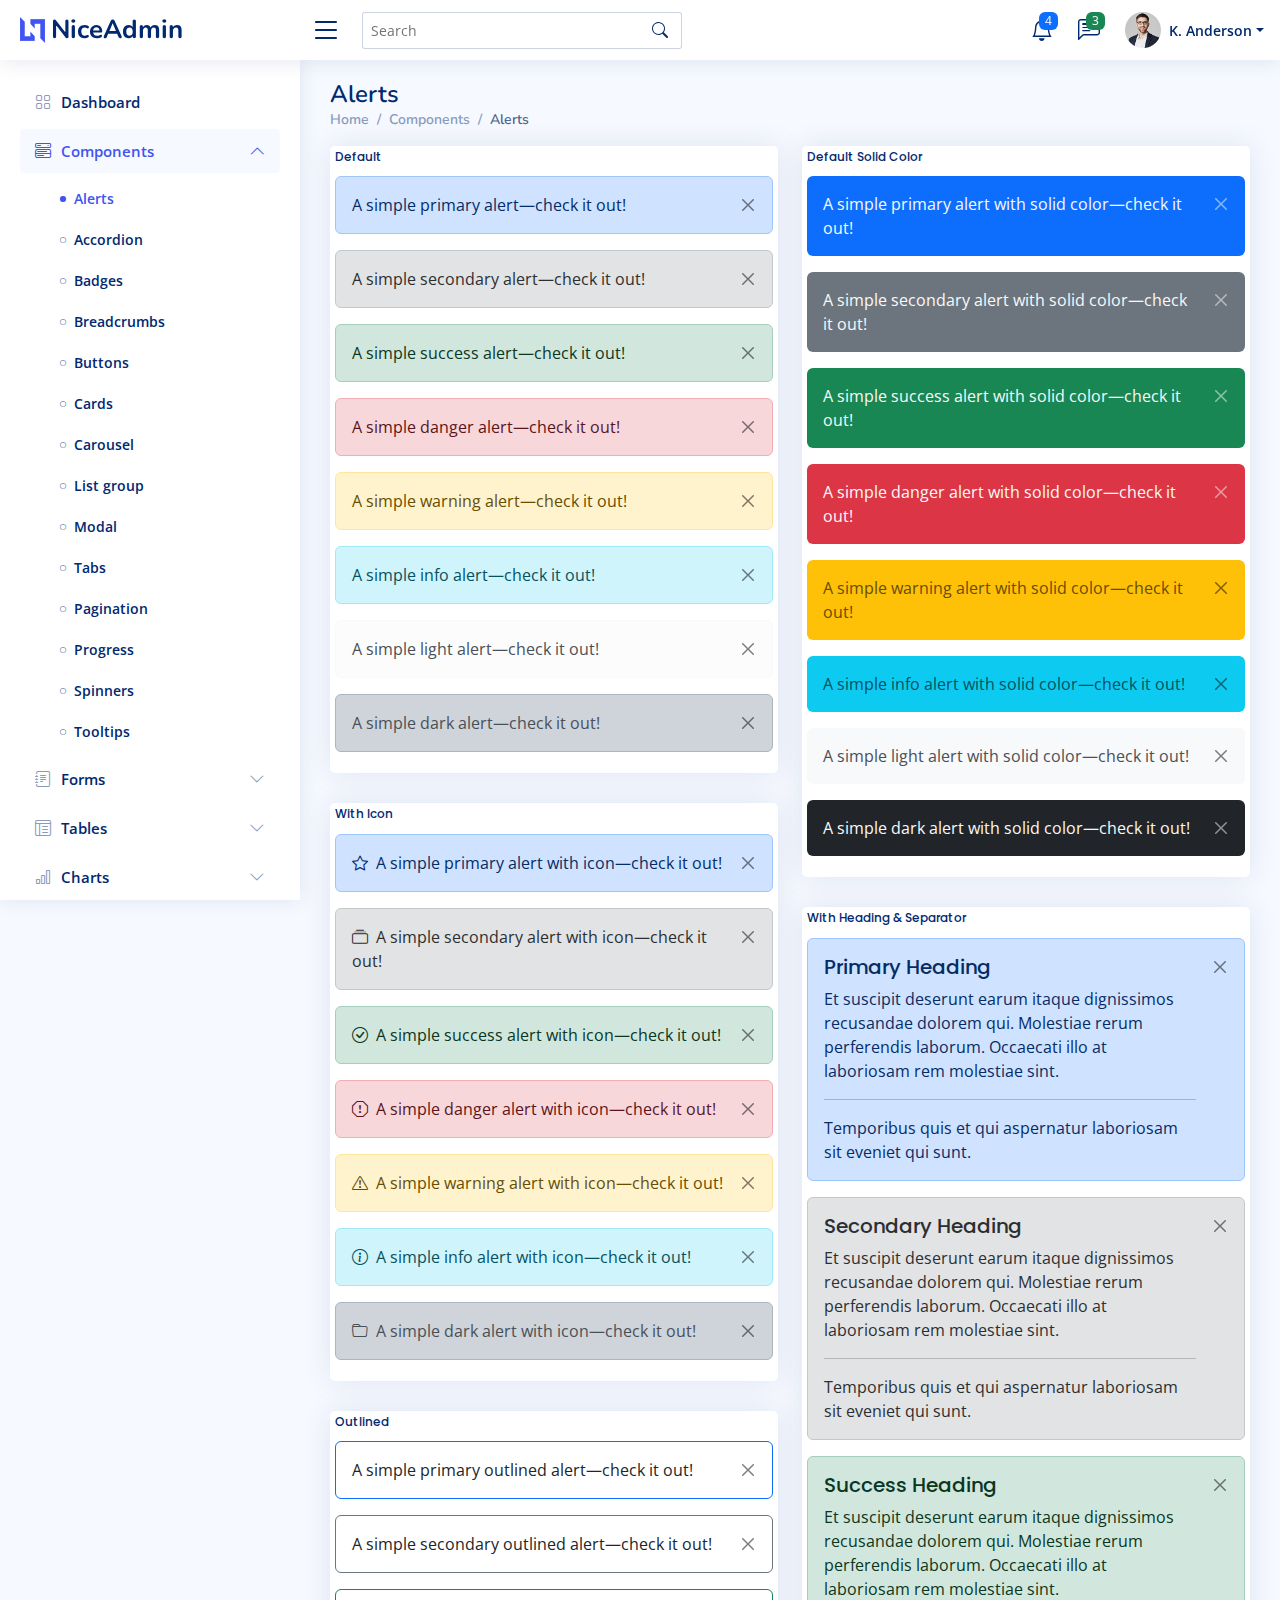
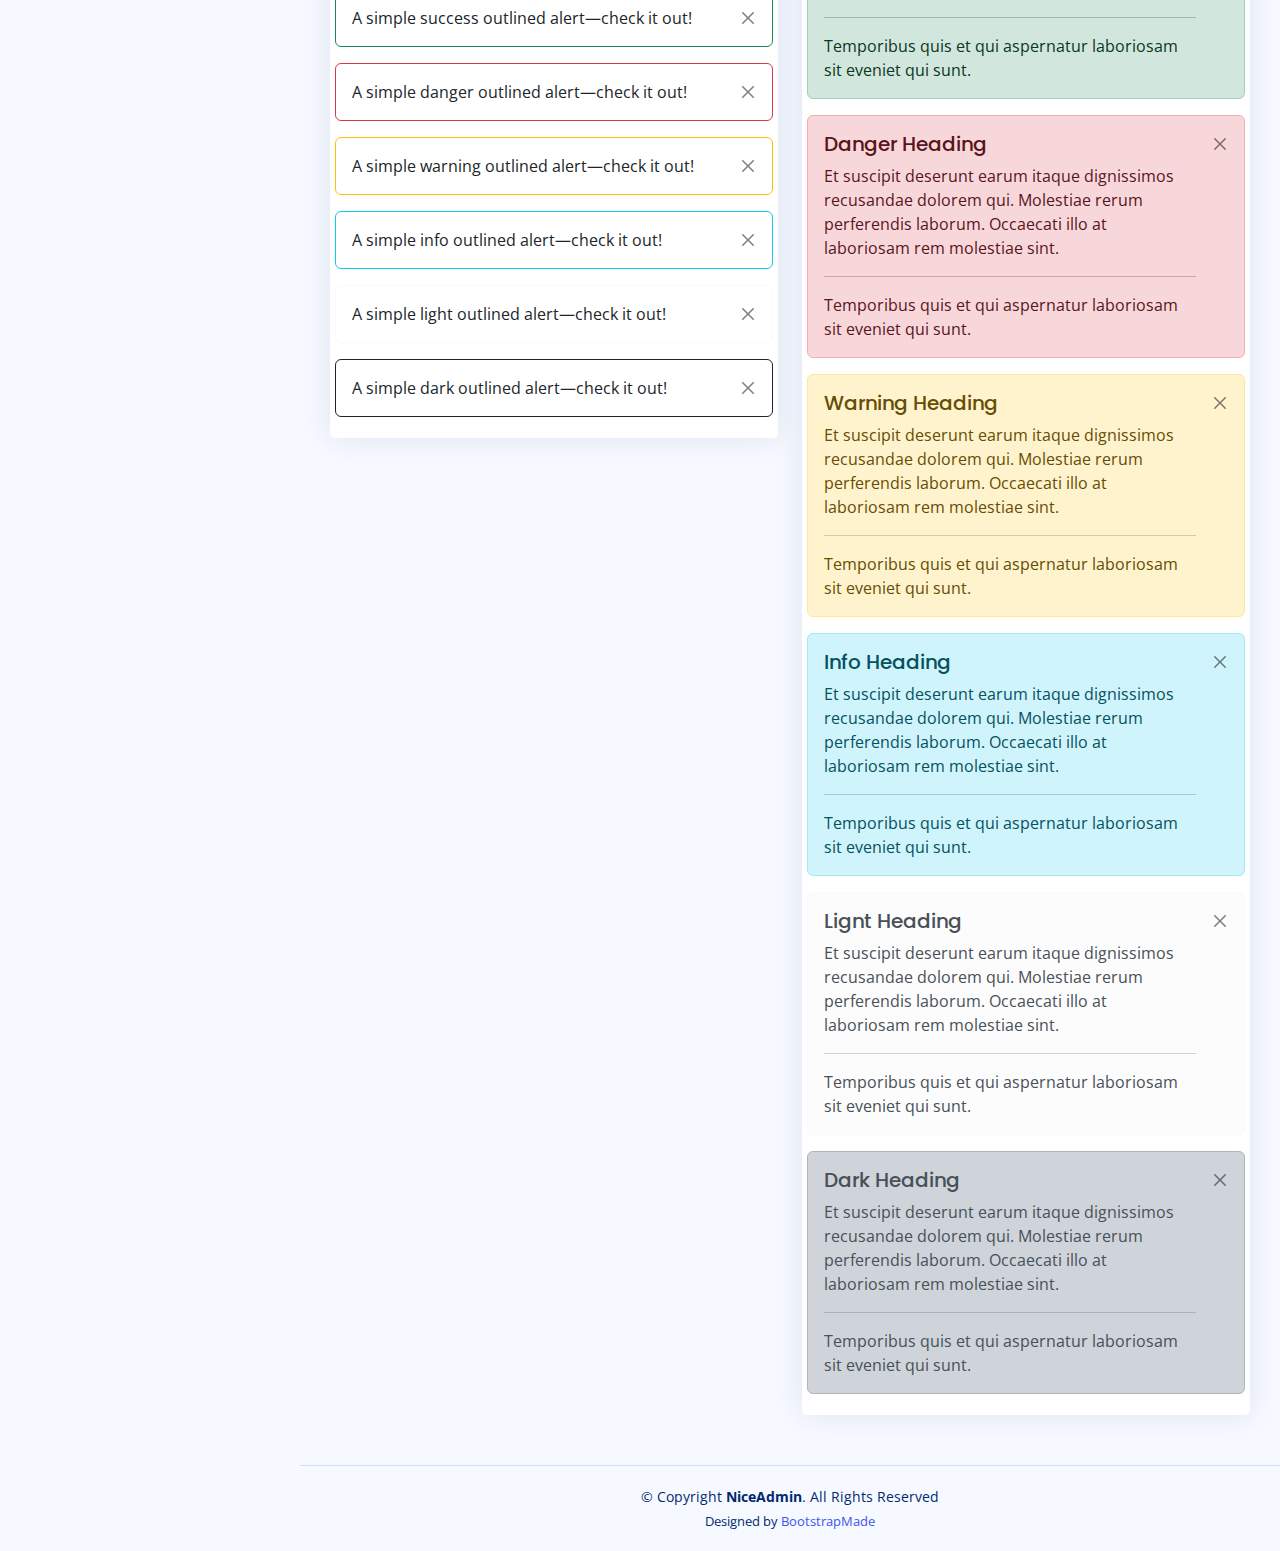
<file: components-alerts.html>
<!DOCTYPE html>
<html lang="en">

<head>
  <meta charset="utf-8">
  <meta content="width=device-width, initial-scale=1.0" name="viewport">

  <title>Components / Alerts - NiceAdmin Bootstrap Template</title>
  <meta content="" name="description">
  <meta content="" name="keywords">

  <!-- Favicons -->
  <link href="assets/img/favicon.png" rel="icon">
  <link href="assets/img/apple-touch-icon.png" rel="apple-touch-icon">

  <!-- Google Fonts -->
  <link href="https://fonts.gstatic.com" rel="preconnect">
  <link href="https://fonts.googleapis.com/css?family=Open+Sans:300,300i,400,400i,600,600i,700,700i|Nunito:300,300i,400,400i,600,600i,700,700i|Poppins:300,300i,400,400i,500,500i,600,600i,700,700i" rel="stylesheet">

  <!-- Vendor CSS Files -->
  <link href="assets/vendor/bootstrap/css/bootstrap.min.css" rel="stylesheet">
  <link href="assets/vendor/bootstrap-icons/bootstrap-icons.css" rel="stylesheet">
  <link href="assets/vendor/boxicons/css/boxicons.min.css" rel="stylesheet">
  <link href="assets/vendor/quill/quill.snow.css" rel="stylesheet">
  <link href="assets/vendor/quill/quill.bubble.css" rel="stylesheet">
  <link href="assets/vendor/remixicon/remixicon.css" rel="stylesheet">
  <link href="assets/vendor/simple-datatables/style.css" rel="stylesheet">

  <!-- Template Main CSS File -->
  <link href="assets/css/style.css" rel="stylesheet">

  <!-- =======================================================
  * Template Name: NiceAdmin
  * Updated: Aug 30 2023 with Bootstrap v5.3.1
  * Template URL: https://bootstrapmade.com/nice-admin-bootstrap-admin-html-template/
  * Author: BootstrapMade.com
  * License: https://bootstrapmade.com/license/
  ======================================================== -->
</head>

<body>

  <!-- ======= Header ======= -->
  <header id="header" class="header fixed-top d-flex align-items-center">

    <div class="d-flex align-items-center justify-content-between">
      <a href="index.html" class="logo d-flex align-items-center">
        <img src="assets/img/logo.png" alt="">
        <span class="d-none d-lg-block">NiceAdmin</span>
      </a>
      <i class="bi bi-list toggle-sidebar-btn"></i>
    </div><!-- End Logo -->

    <div class="search-bar">
      <form class="search-form d-flex align-items-center" method="POST" action="#">
        <input type="text" name="query" placeholder="Search" title="Enter search keyword">
        <button type="submit" title="Search"><i class="bi bi-search"></i></button>
      </form>
    </div><!-- End Search Bar -->

    <nav class="header-nav ms-auto">
      <ul class="d-flex align-items-center">

        <li class="nav-item d-block d-lg-none">
          <a class="nav-link nav-icon search-bar-toggle " href="#">
            <i class="bi bi-search"></i>
          </a>
        </li><!-- End Search Icon-->

        <li class="nav-item dropdown">

          <a class="nav-link nav-icon" href="#" data-bs-toggle="dropdown">
            <i class="bi bi-bell"></i>
            <span class="badge bg-primary badge-number">4</span>
          </a><!-- End Notification Icon -->

          <ul class="dropdown-menu dropdown-menu-end dropdown-menu-arrow notifications">
            <li class="dropdown-header">
              You have 4 new notifications
              <a href="#"><span class="badge rounded-pill bg-primary p-2 ms-2">View all</span></a>
            </li>
            <li>
              <hr class="dropdown-divider">
            </li>

            <li class="notification-item">
              <i class="bi bi-exclamation-circle text-warning"></i>
              <div>
                <h4>Lorem Ipsum</h4>
                <p>Quae dolorem earum veritatis oditseno</p>
                <p>30 min. ago</p>
              </div>
            </li>

            <li>
              <hr class="dropdown-divider">
            </li>

            <li class="notification-item">
              <i class="bi bi-x-circle text-danger"></i>
              <div>
                <h4>Atque rerum nesciunt</h4>
                <p>Quae dolorem earum veritatis oditseno</p>
                <p>1 hr. ago</p>
              </div>
            </li>

            <li>
              <hr class="dropdown-divider">
            </li>

            <li class="notification-item">
              <i class="bi bi-check-circle text-success"></i>
              <div>
                <h4>Sit rerum fuga</h4>
                <p>Quae dolorem earum veritatis oditseno</p>
                <p>2 hrs. ago</p>
              </div>
            </li>

            <li>
              <hr class="dropdown-divider">
            </li>

            <li class="notification-item">
              <i class="bi bi-info-circle text-primary"></i>
              <div>
                <h4>Dicta reprehenderit</h4>
                <p>Quae dolorem earum veritatis oditseno</p>
                <p>4 hrs. ago</p>
              </div>
            </li>

            <li>
              <hr class="dropdown-divider">
            </li>
            <li class="dropdown-footer">
              <a href="#">Show all notifications</a>
            </li>

          </ul><!-- End Notification Dropdown Items -->

        </li><!-- End Notification Nav -->

        <li class="nav-item dropdown">

          <a class="nav-link nav-icon" href="#" data-bs-toggle="dropdown">
            <i class="bi bi-chat-left-text"></i>
            <span class="badge bg-success badge-number">3</span>
          </a><!-- End Messages Icon -->

          <ul class="dropdown-menu dropdown-menu-end dropdown-menu-arrow messages">
            <li class="dropdown-header">
              You have 3 new messages
              <a href="#"><span class="badge rounded-pill bg-primary p-2 ms-2">View all</span></a>
            </li>
            <li>
              <hr class="dropdown-divider">
            </li>

            <li class="message-item">
              <a href="#">
                <img src="assets/img/messages-1.jpg" alt="" class="rounded-circle">
                <div>
                  <h4>Maria Hudson</h4>
                  <p>Velit asperiores et ducimus soluta repudiandae labore officia est ut...</p>
                  <p>4 hrs. ago</p>
                </div>
              </a>
            </li>
            <li>
              <hr class="dropdown-divider">
            </li>

            <li class="message-item">
              <a href="#">
                <img src="assets/img/messages-2.jpg" alt="" class="rounded-circle">
                <div>
                  <h4>Anna Nelson</h4>
                  <p>Velit asperiores et ducimus soluta repudiandae labore officia est ut...</p>
                  <p>6 hrs. ago</p>
                </div>
              </a>
            </li>
            <li>
              <hr class="dropdown-divider">
            </li>

            <li class="message-item">
              <a href="#">
                <img src="assets/img/messages-3.jpg" alt="" class="rounded-circle">
                <div>
                  <h4>David Muldon</h4>
                  <p>Velit asperiores et ducimus soluta repudiandae labore officia est ut...</p>
                  <p>8 hrs. ago</p>
                </div>
              </a>
            </li>
            <li>
              <hr class="dropdown-divider">
            </li>

            <li class="dropdown-footer">
              <a href="#">Show all messages</a>
            </li>

          </ul><!-- End Messages Dropdown Items -->

        </li><!-- End Messages Nav -->

        <li class="nav-item dropdown pe-3">

          <a class="nav-link nav-profile d-flex align-items-center pe-0" href="#" data-bs-toggle="dropdown">
            <img src="assets/img/profile-img.jpg" alt="Profile" class="rounded-circle">
            <span class="d-none d-md-block dropdown-toggle ps-2">K. Anderson</span>
          </a><!-- End Profile Iamge Icon -->

          <ul class="dropdown-menu dropdown-menu-end dropdown-menu-arrow profile">
            <li class="dropdown-header">
              <h6>Kevin Anderson</h6>
              <span>Web Designer</span>
            </li>
            <li>
              <hr class="dropdown-divider">
            </li>

            <li>
              <a class="dropdown-item d-flex align-items-center" href="users-profile.html">
                <i class="bi bi-person"></i>
                <span>My Profile</span>
              </a>
            </li>
            <li>
              <hr class="dropdown-divider">
            </li>

            <li>
              <a class="dropdown-item d-flex align-items-center" href="users-profile.html">
                <i class="bi bi-gear"></i>
                <span>Account Settings</span>
              </a>
            </li>
            <li>
              <hr class="dropdown-divider">
            </li>

            <li>
              <a class="dropdown-item d-flex align-items-center" href="pages-faq.html">
                <i class="bi bi-question-circle"></i>
                <span>Need Help?</span>
              </a>
            </li>
            <li>
              <hr class="dropdown-divider">
            </li>

            <li>
              <a class="dropdown-item d-flex align-items-center" href="#">
                <i class="bi bi-box-arrow-right"></i>
                <span>Sign Out</span>
              </a>
            </li>

          </ul><!-- End Profile Dropdown Items -->
        </li><!-- End Profile Nav -->

      </ul>
    </nav><!-- End Icons Navigation -->

  </header><!-- End Header -->

  <!-- ======= Sidebar ======= -->
  <aside id="sidebar" class="sidebar">

    <ul class="sidebar-nav" id="sidebar-nav">

      <li class="nav-item">
        <a class="nav-link collapsed" href="index.html">
          <i class="bi bi-grid"></i>
          <span>Dashboard</span>
        </a>
      </li><!-- End Dashboard Nav -->

      <li class="nav-item">
        <a class="nav-link " data-bs-target="#components-nav" data-bs-toggle="collapse" href="#">
          <i class="bi bi-menu-button-wide"></i><span>Components</span><i class="bi bi-chevron-down ms-auto"></i>
        </a>
        <ul id="components-nav" class="nav-content collapse show" data-bs-parent="#sidebar-nav">
          <li>
            <a href="components-alerts.html" class="active">
              <i class="bi bi-circle"></i><span>Alerts</span>
            </a>
          </li>
          <li>
            <a href="components-accordion.html">
              <i class="bi bi-circle"></i><span>Accordion</span>
            </a>
          </li>
          <li>
            <a href="components-badges.html">
              <i class="bi bi-circle"></i><span>Badges</span>
            </a>
          </li>
          <li>
            <a href="components-breadcrumbs.html">
              <i class="bi bi-circle"></i><span>Breadcrumbs</span>
            </a>
          </li>
          <li>
            <a href="components-buttons.html">
              <i class="bi bi-circle"></i><span>Buttons</span>
            </a>
          </li>
          <li>
            <a href="components-cards.html">
              <i class="bi bi-circle"></i><span>Cards</span>
            </a>
          </li>
          <li>
            <a href="components-carousel.html">
              <i class="bi bi-circle"></i><span>Carousel</span>
            </a>
          </li>
          <li>
            <a href="components-list-group.html">
              <i class="bi bi-circle"></i><span>List group</span>
            </a>
          </li>
          <li>
            <a href="components-modal.html">
              <i class="bi bi-circle"></i><span>Modal</span>
            </a>
          </li>
          <li>
            <a href="components-tabs.html">
              <i class="bi bi-circle"></i><span>Tabs</span>
            </a>
          </li>
          <li>
            <a href="components-pagination.html">
              <i class="bi bi-circle"></i><span>Pagination</span>
            </a>
          </li>
          <li>
            <a href="components-progress.html">
              <i class="bi bi-circle"></i><span>Progress</span>
            </a>
          </li>
          <li>
            <a href="components-spinners.html">
              <i class="bi bi-circle"></i><span>Spinners</span>
            </a>
          </li>
          <li>
            <a href="components-tooltips.html">
              <i class="bi bi-circle"></i><span>Tooltips</span>
            </a>
          </li>
        </ul>
      </li><!-- End Components Nav -->

      <li class="nav-item">
        <a class="nav-link collapsed" data-bs-target="#forms-nav" data-bs-toggle="collapse" href="#">
          <i class="bi bi-journal-text"></i><span>Forms</span><i class="bi bi-chevron-down ms-auto"></i>
        </a>
        <ul id="forms-nav" class="nav-content collapse " data-bs-parent="#sidebar-nav">
          <li>
            <a href="forms-elements.html">
              <i class="bi bi-circle"></i><span>Form Elements</span>
            </a>
          </li>
          <li>
            <a href="forms-layouts.html">
              <i class="bi bi-circle"></i><span>Form Layouts</span>
            </a>
          </li>
          <li>
            <a href="forms-editors.html">
              <i class="bi bi-circle"></i><span>Form Editors</span>
            </a>
          </li>
          <li>
            <a href="forms-validation.html">
              <i class="bi bi-circle"></i><span>Form Validation</span>
            </a>
          </li>
        </ul>
      </li><!-- End Forms Nav -->

      <li class="nav-item">
        <a class="nav-link collapsed" data-bs-target="#tables-nav" data-bs-toggle="collapse" href="#">
          <i class="bi bi-layout-text-window-reverse"></i><span>Tables</span><i class="bi bi-chevron-down ms-auto"></i>
        </a>
        <ul id="tables-nav" class="nav-content collapse " data-bs-parent="#sidebar-nav">
          <li>
            <a href="tables-general.html">
              <i class="bi bi-circle"></i><span>General Tables</span>
            </a>
          </li>
          <li>
            <a href="tables-data.html">
              <i class="bi bi-circle"></i><span>Data Tables</span>
            </a>
          </li>
        </ul>
      </li><!-- End Tables Nav -->

      <li class="nav-item">
        <a class="nav-link collapsed" data-bs-target="#charts-nav" data-bs-toggle="collapse" href="#">
          <i class="bi bi-bar-chart"></i><span>Charts</span><i class="bi bi-chevron-down ms-auto"></i>
        </a>
        <ul id="charts-nav" class="nav-content collapse " data-bs-parent="#sidebar-nav">
          <li>
            <a href="charts-chartjs.html">
              <i class="bi bi-circle"></i><span>Chart.js</span>
            </a>
          </li>
          <li>
            <a href="charts-apexcharts.html">
              <i class="bi bi-circle"></i><span>ApexCharts</span>
            </a>
          </li>
          <li>
            <a href="charts-echarts.html">
              <i class="bi bi-circle"></i><span>ECharts</span>
            </a>
          </li>
        </ul>
      </li><!-- End Charts Nav -->

      <li class="nav-item">
        <a class="nav-link collapsed" data-bs-target="#icons-nav" data-bs-toggle="collapse" href="#">
          <i class="bi bi-gem"></i><span>Icons</span><i class="bi bi-chevron-down ms-auto"></i>
        </a>
        <ul id="icons-nav" class="nav-content collapse " data-bs-parent="#sidebar-nav">
          <li>
            <a href="icons-bootstrap.html">
              <i class="bi bi-circle"></i><span>Bootstrap Icons</span>
            </a>
          </li>
          <li>
            <a href="icons-remix.html">
              <i class="bi bi-circle"></i><span>Remix Icons</span>
            </a>
          </li>
          <li>
            <a href="icons-boxicons.html">
              <i class="bi bi-circle"></i><span>Boxicons</span>
            </a>
          </li>
        </ul>
      </li><!-- End Icons Nav -->

      <li class="nav-heading">Pages</li>

      <li class="nav-item">
        <a class="nav-link collapsed" href="users-profile.html">
          <i class="bi bi-person"></i>
          <span>Profile</span>
        </a>
      </li><!-- End Profile Page Nav -->

      <li class="nav-item">
        <a class="nav-link collapsed" href="pages-faq.html">
          <i class="bi bi-question-circle"></i>
          <span>F.A.Q</span>
        </a>
      </li><!-- End F.A.Q Page Nav -->

      <li class="nav-item">
        <a class="nav-link collapsed" href="pages-contact.html">
          <i class="bi bi-envelope"></i>
          <span>Contact</span>
        </a>
      </li><!-- End Contact Page Nav -->

      <li class="nav-item">
        <a class="nav-link collapsed" href="pages-register.html">
          <i class="bi bi-card-list"></i>
          <span>Register</span>
        </a>
      </li><!-- End Register Page Nav -->

      <li class="nav-item">
        <a class="nav-link collapsed" href="pages-login.html">
          <i class="bi bi-box-arrow-in-right"></i>
          <span>Login</span>
        </a>
      </li><!-- End Login Page Nav -->

      <li class="nav-item">
        <a class="nav-link collapsed" href="pages-error-404.html">
          <i class="bi bi-dash-circle"></i>
          <span>Error 404</span>
        </a>
      </li><!-- End Error 404 Page Nav -->

      <li class="nav-item">
        <a class="nav-link collapsed" href="pages-blank.html">
          <i class="bi bi-file-earmark"></i>
          <span>Blank</span>
        </a>
      </li><!-- End Blank Page Nav -->

    </ul>

  </aside><!-- End Sidebar-->

  <main id="main" class="main">

    <div class="pagetitle">
      <h1>Alerts</h1>
      <nav>
        <ol class="breadcrumb">
          <li class="breadcrumb-item"><a href="index.html">Home</a></li>
          <li class="breadcrumb-item">Components</li>
          <li class="breadcrumb-item active">Alerts</li>
        </ol>
      </nav>
    </div><!-- End Page Title -->

    <section class="section">
      <div class="row">
        <div class="col-lg-6">

          <div class="card">
            <div class="card-body">

              <h5 class="card-title">Default</h5>

              <div class="alert alert-primary alert-dismissible fade show" role="alert">
                A simple primary alert—check it out!
                <button type="button" class="btn-close" data-bs-dismiss="alert" aria-label="Close"></button>
              </div>

              <div class="alert alert-secondary alert-dismissible fade show" role="alert">
                A simple secondary alert—check it out!
                <button type="button" class="btn-close" data-bs-dismiss="alert" aria-label="Close"></button>
              </div>

              <div class="alert alert-success alert-dismissible fade show" role="alert">
                A simple success alert—check it out!
                <button type="button" class="btn-close" data-bs-dismiss="alert" aria-label="Close"></button>
              </div>

              <div class="alert alert-danger alert-dismissible fade show" role="alert">
                A simple danger alert—check it out!
                <button type="button" class="btn-close" data-bs-dismiss="alert" aria-label="Close"></button>
              </div>

              <div class="alert alert-warning alert-dismissible fade show" role="alert">
                A simple warning alert—check it out!
                <button type="button" class="btn-close" data-bs-dismiss="alert" aria-label="Close"></button>
              </div>

              <div class="alert alert-info alert-dismissible fade show" role="alert">
                A simple info alert—check it out!
                <button type="button" class="btn-close" data-bs-dismiss="alert" aria-label="Close"></button>
              </div>

              <div class="alert alert-light border-light alert-dismissible fade show" role="alert">
                A simple light alert—check it out!
                <button type="button" class="btn-close" data-bs-dismiss="alert" aria-label="Close"></button>
              </div>

              <div class="alert alert-dark alert-dismissible fade show" role="alert">
                A simple dark alert—check it out!
                <button type="button" class="btn-close" data-bs-dismiss="alert" aria-label="Close"></button>
              </div>

            </div>
          </div>

          <div class="card">
            <div class="card-body">
              <h5 class="card-title">With Icon</h5>

              <div class="alert alert-primary alert-dismissible fade show" role="alert">
                <i class="bi bi-star me-1"></i>
                A simple primary alert with icon—check it out!
                <button type="button" class="btn-close" data-bs-dismiss="alert" aria-label="Close"></button>
              </div>

              <div class="alert alert-secondary alert-dismissible fade show" role="alert">
                <i class="bi bi-collection me-1"></i>
                A simple secondary alert with icon—check it out!
                <button type="button" class="btn-close" data-bs-dismiss="alert" aria-label="Close"></button>
              </div>

              <div class="alert alert-success alert-dismissible fade show" role="alert">
                <i class="bi bi-check-circle me-1"></i>
                A simple success alert with icon—check it out!
                <button type="button" class="btn-close" data-bs-dismiss="alert" aria-label="Close"></button>
              </div>

              <div class="alert alert-danger alert-dismissible fade show" role="alert">
                <i class="bi bi-exclamation-octagon me-1"></i>
                A simple danger alert with icon—check it out!
                <button type="button" class="btn-close" data-bs-dismiss="alert" aria-label="Close"></button>
              </div>

              <div class="alert alert-warning alert-dismissible fade show" role="alert">
                <i class="bi bi-exclamation-triangle me-1"></i>
                A simple warning alert with icon—check it out!
                <button type="button" class="btn-close" data-bs-dismiss="alert" aria-label="Close"></button>
              </div>

              <div class="alert alert-info alert-dismissible fade show" role="alert">
                <i class="bi bi-info-circle me-1"></i>
                A simple info alert with icon—check it out!
                <button type="button" class="btn-close" data-bs-dismiss="alert" aria-label="Close"></button>
              </div>

              <div class="alert alert-dark alert-dismissible fade show" role="alert">
                <i class="bi bi-folder me-1"></i>
                A simple dark alert with icon—check it out!
                <button type="button" class="btn-close" data-bs-dismiss="alert" aria-label="Close"></button>
              </div>

            </div>
          </div>

          <div class="card">
            <div class="card-body">
              <h5 class="card-title">Outlined</h5>

              <div class="alert border-primary alert-dismissible fade show" role="alert">
                A simple primary outlined alert—check it out!
                <button type="button" class="btn-close" data-bs-dismiss="alert" aria-label="Close"></button>
              </div>

              <div class="alert border-secondary alert-dismissible fade show" role="alert">
                A simple secondary outlined alert—check it out!
                <button type="button" class="btn-close" data-bs-dismiss="alert" aria-label="Close"></button>
              </div>

              <div class="alert border-success alert-dismissible fade show" role="alert">
                A simple success outlined alert—check it out!
                <button type="button" class="btn-close" data-bs-dismiss="alert" aria-label="Close"></button>
              </div>

              <div class="alert border-danger alert-dismissible fade show" role="alert">
                A simple danger outlined alert—check it out!
                <button type="button" class="btn-close" data-bs-dismiss="alert" aria-label="Close"></button>
              </div>

              <div class="alert border-warning alert-dismissible fade show" role="alert">
                A simple warning outlined alert—check it out!
                <button type="button" class="btn-close" data-bs-dismiss="alert" aria-label="Close"></button>
              </div>

              <div class="alert border-info alert-dismissible fade show" role="alert">
                A simple info outlined alert—check it out!
                <button type="button" class="btn-close" data-bs-dismiss="alert" aria-label="Close"></button>
              </div>

              <div class="alert border-light alert-dismissible fade show" role="alert">
                A simple light outlined alert—check it out!
                <button type="button" class="btn-close" data-bs-dismiss="alert" aria-label="Close"></button>
              </div>

              <div class="alert border-dark alert-dismissible fade show" role="alert">
                A simple dark outlined alert—check it out!
                <button type="button" class="btn-close" data-bs-dismiss="alert" aria-label="Close"></button>
              </div>

            </div>
          </div>

        </div>

        <div class="col-lg-6">

          <div class="card">
            <div class="card-body">
              <h5 class="card-title">Default Solid Color</h5>

              <div class="alert alert-primary bg-primary text-light border-0 alert-dismissible fade show" role="alert">
                A simple primary alert with solid color—check it out!
                <button type="button" class="btn-close btn-close-white" data-bs-dismiss="alert" aria-label="Close"></button>
              </div>

              <div class="alert alert-secondary bg-secondary text-light border-0 alert-dismissible fade show" role="alert">
                A simple secondary alert with solid color—check it out!
                <button type="button" class="btn-close btn-close-white" data-bs-dismiss="alert" aria-label="Close"></button>
              </div>

              <div class="alert alert-success bg-success text-light border-0 alert-dismissible fade show" role="alert">
                A simple success alert with solid color—check it out!
                <button type="button" class="btn-close btn-close-white" data-bs-dismiss="alert" aria-label="Close"></button>
              </div>

              <div class="alert alert-danger bg-danger text-light border-0 alert-dismissible fade show" role="alert">
                A simple danger alert with solid color—check it out!
                <button type="button" class="btn-close btn-close-white" data-bs-dismiss="alert" aria-label="Close"></button>
              </div>

              <div class="alert alert-warning bg-warning border-0 alert-dismissible fade show" role="alert">
                A simple warning alert with solid color—check it out!
                <button type="button" class="btn-close" data-bs-dismiss="alert" aria-label="Close"></button>
              </div>

              <div class="alert alert-info bg-info border-0 alert-dismissible fade show" role="alert">
                A simple info alert with solid color—check it out!
                <button type="button" class="btn-close" data-bs-dismiss="alert" aria-label="Close"></button>
              </div>

              <div class="alert alert-light bg-light border-0 alert-dismissible fade show" role="alert">
                A simple light alert with solid color—check it out!
                <button type="button" class="btn-close" data-bs-dismiss="alert" aria-label="Close"></button>
              </div>

              <div class="alert alert-dark bg-dark text-light border-0 alert-dismissible fade show" role="alert">
                A simple dark alert with solid color—check it out!
                <button type="button" class="btn-close btn-close-white" data-bs-dismiss="alert" aria-label="Close"></button>
              </div>

            </div>
          </div>

          <div class="card">
            <div class="card-body">
              <h5 class="card-title">With Heading &amp Separator</h5>

              <div class="alert alert-primary alert-dismissible fade show" role="alert">
                <h4 class="alert-heading">Primary Heading</h4>
                <p>Et suscipit deserunt earum itaque dignissimos recusandae dolorem qui. Molestiae rerum perferendis laborum. Occaecati illo at laboriosam rem molestiae sint.</p>
                <hr>
                <p class="mb-0">Temporibus quis et qui aspernatur laboriosam sit eveniet qui sunt.</p>
                <button type="button" class="btn-close" data-bs-dismiss="alert" aria-label="Close"></button>
              </div>

              <div class="alert alert-secondary alert-dismissible fade show" role="alert">
                <h4 class="alert-heading">Secondary Heading</h4>
                <p>Et suscipit deserunt earum itaque dignissimos recusandae dolorem qui. Molestiae rerum perferendis laborum. Occaecati illo at laboriosam rem molestiae sint.</p>
                <hr>
                <p class="mb-0">Temporibus quis et qui aspernatur laboriosam sit eveniet qui sunt.</p>
                <button type="button" class="btn-close" data-bs-dismiss="alert" aria-label="Close"></button>
              </div>

              <div class="alert alert-success alert-dismissible fade show" role="alert">
                <h4 class="alert-heading">Success Heading</h4>
                <p>Et suscipit deserunt earum itaque dignissimos recusandae dolorem qui. Molestiae rerum perferendis laborum. Occaecati illo at laboriosam rem molestiae sint.</p>
                <hr>
                <p class="mb-0">Temporibus quis et qui aspernatur laboriosam sit eveniet qui sunt.</p>
                <button type="button" class="btn-close" data-bs-dismiss="alert" aria-label="Close"></button>
              </div>

              <div class="alert alert-danger alert-dismissible fade show" role="alert">
                <h4 class="alert-heading">Danger Heading</h4>
                <p>Et suscipit deserunt earum itaque dignissimos recusandae dolorem qui. Molestiae rerum perferendis laborum. Occaecati illo at laboriosam rem molestiae sint.</p>
                <hr>
                <p class="mb-0">Temporibus quis et qui aspernatur laboriosam sit eveniet qui sunt.</p>
                <button type="button" class="btn-close" data-bs-dismiss="alert" aria-label="Close"></button>
              </div>

              <div class="alert alert-warning  alert-dismissible fade show" role="alert">
                <h4 class="alert-heading">Warning Heading</h4>
                <p>Et suscipit deserunt earum itaque dignissimos recusandae dolorem qui. Molestiae rerum perferendis laborum. Occaecati illo at laboriosam rem molestiae sint.</p>
                <hr>
                <p class="mb-0">Temporibus quis et qui aspernatur laboriosam sit eveniet qui sunt.</p>
                <button type="button" class="btn-close" data-bs-dismiss="alert" aria-label="Close"></button>
              </div>

              <div class="alert alert-info  alert-dismissible fade show" role="alert">
                <h4 class="alert-heading">Info Heading</h4>
                <p>Et suscipit deserunt earum itaque dignissimos recusandae dolorem qui. Molestiae rerum perferendis laborum. Occaecati illo at laboriosam rem molestiae sint.</p>
                <hr>
                <p class="mb-0">Temporibus quis et qui aspernatur laboriosam sit eveniet qui sunt.</p>
                <button type="button" class="btn-close" data-bs-dismiss="alert" aria-label="Close"></button>
              </div>

              <div class="alert alert-light border-light alert-dismissible fade show" role="alert">
                <h4 class="alert-heading">Lignt Heading</h4>
                <p>Et suscipit deserunt earum itaque dignissimos recusandae dolorem qui. Molestiae rerum perferendis laborum. Occaecati illo at laboriosam rem molestiae sint.</p>
                <hr>
                <p class="mb-0">Temporibus quis et qui aspernatur laboriosam sit eveniet qui sunt.</p>
                <button type="button" class="btn-close" data-bs-dismiss="alert" aria-label="Close"></button>
              </div>

              <div class="alert alert-dark  alert-dismissible fade show" role="alert">
                <h4 class="alert-heading">Dark Heading</h4>
                <p>Et suscipit deserunt earum itaque dignissimos recusandae dolorem qui. Molestiae rerum perferendis laborum. Occaecati illo at laboriosam rem molestiae sint.</p>
                <hr>
                <p class="mb-0">Temporibus quis et qui aspernatur laboriosam sit eveniet qui sunt.</p>
                <button type="button" class="btn-close" data-bs-dismiss="alert" aria-label="Close"></button>
              </div>

            </div>
          </div>
        </div>
      </div>
    </section>

  </main><!-- End #main -->

  <!-- ======= Footer ======= -->
  <footer id="footer" class="footer">
    <div class="copyright">
      &copy; Copyright <strong><span>NiceAdmin</span></strong>. All Rights Reserved
    </div>
    <div class="credits">
      <!-- All the links in the footer should remain intact. -->
      <!-- You can delete the links only if you purchased the pro version. -->
      <!-- Licensing information: https://bootstrapmade.com/license/ -->
      <!-- Purchase the pro version with working PHP/AJAX contact form: https://bootstrapmade.com/nice-admin-bootstrap-admin-html-template/ -->
      Designed by <a href="https://bootstrapmade.com/">BootstrapMade</a>
    </div>
  </footer><!-- End Footer -->

  <a href="#" class="back-to-top d-flex align-items-center justify-content-center"><i class="bi bi-arrow-up-short"></i></a>

  <!-- Vendor JS Files -->
  <script src="assets/vendor/apexcharts/apexcharts.min.js"></script>
  <script src="assets/vendor/bootstrap/js/bootstrap.bundle.min.js"></script>
  <script src="assets/vendor/chart.js/chart.umd.js"></script>
  <script src="assets/vendor/echarts/echarts.min.js"></script>
  <script src="assets/vendor/quill/quill.min.js"></script>
  <script src="assets/vendor/simple-datatables/simple-datatables.js"></script>
  <script src="assets/vendor/tinymce/tinymce.min.js"></script>
  <script src="assets/vendor/php-email-form/validate.js"></script>

  <!-- Template Main JS File -->
  <script src="assets/js/main.js"></script>

</body>

</html>
</file>
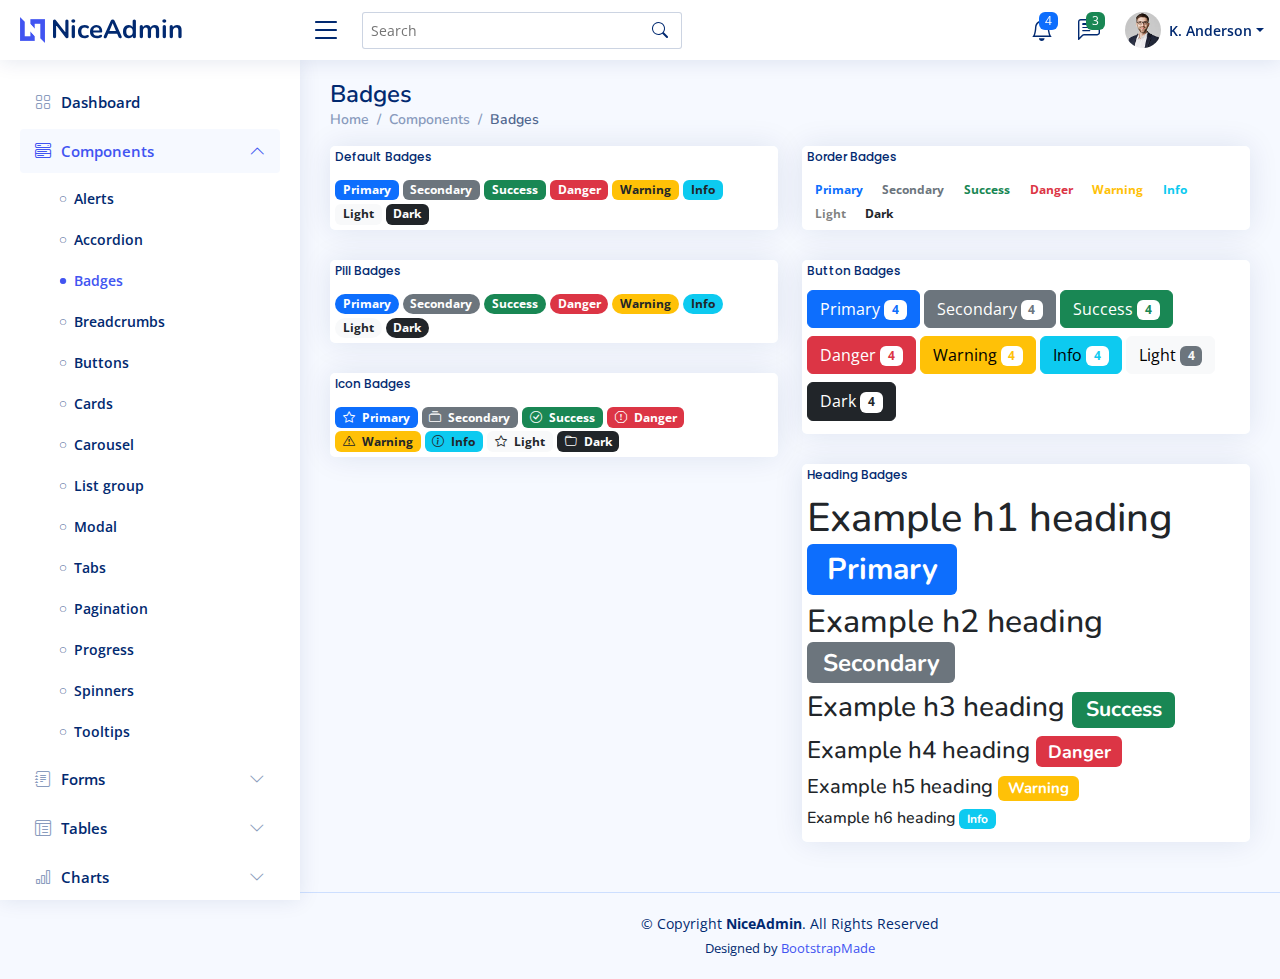
<file: components-badges.html>
<!DOCTYPE html>
<html lang="en">

<head>
  <meta charset="utf-8">
  <meta content="width=device-width, initial-scale=1.0" name="viewport">

  <title>Components / Badges - NiceAdmin Bootstrap Template</title>
  <meta content="" name="description">
  <meta content="" name="keywords">

  <!-- Favicons -->
  <link href="assets/img/favicon.png" rel="icon">
  <link href="assets/img/apple-touch-icon.png" rel="apple-touch-icon">

  <!-- Google Fonts -->
  <link href="https://fonts.gstatic.com" rel="preconnect">
  <link href="https://fonts.googleapis.com/css?family=Open+Sans:300,300i,400,400i,600,600i,700,700i|Nunito:300,300i,400,400i,600,600i,700,700i|Poppins:300,300i,400,400i,500,500i,600,600i,700,700i" rel="stylesheet">

  <!-- Vendor CSS Files -->
  <link href="assets/vendor/bootstrap/css/bootstrap.min.css" rel="stylesheet">
  <link href="assets/vendor/bootstrap-icons/bootstrap-icons.css" rel="stylesheet">
  <link href="assets/vendor/boxicons/css/boxicons.min.css" rel="stylesheet">
  <link href="assets/vendor/quill/quill.snow.css" rel="stylesheet">
  <link href="assets/vendor/quill/quill.bubble.css" rel="stylesheet">
  <link href="assets/vendor/remixicon/remixicon.css" rel="stylesheet">
  <link href="assets/vendor/simple-datatables/style.css" rel="stylesheet">

  <!-- Template Main CSS File -->
  <link href="assets/css/style.css" rel="stylesheet">

  <!-- =======================================================
  * Template Name: NiceAdmin
  * Updated: Aug 30 2023 with Bootstrap v5.3.1
  * Template URL: https://bootstrapmade.com/nice-admin-bootstrap-admin-html-template/
  * Author: BootstrapMade.com
  * License: https://bootstrapmade.com/license/
  ======================================================== -->
</head>

<body>

  <!-- ======= Header ======= -->
  <header id="header" class="header fixed-top d-flex align-items-center">

    <div class="d-flex align-items-center justify-content-between">
      <a href="index.html" class="logo d-flex align-items-center">
        <img src="assets/img/logo.png" alt="">
        <span class="d-none d-lg-block">NiceAdmin</span>
      </a>
      <i class="bi bi-list toggle-sidebar-btn"></i>
    </div><!-- End Logo -->

    <div class="search-bar">
      <form class="search-form d-flex align-items-center" method="POST" action="#">
        <input type="text" name="query" placeholder="Search" title="Enter search keyword">
        <button type="submit" title="Search"><i class="bi bi-search"></i></button>
      </form>
    </div><!-- End Search Bar -->

    <nav class="header-nav ms-auto">
      <ul class="d-flex align-items-center">

        <li class="nav-item d-block d-lg-none">
          <a class="nav-link nav-icon search-bar-toggle " href="#">
            <i class="bi bi-search"></i>
          </a>
        </li><!-- End Search Icon-->

        <li class="nav-item dropdown">

          <a class="nav-link nav-icon" href="#" data-bs-toggle="dropdown">
            <i class="bi bi-bell"></i>
            <span class="badge bg-primary badge-number">4</span>
          </a><!-- End Notification Icon -->

          <ul class="dropdown-menu dropdown-menu-end dropdown-menu-arrow notifications">
            <li class="dropdown-header">
              You have 4 new notifications
              <a href="#"><span class="badge rounded-pill bg-primary p-2 ms-2">View all</span></a>
            </li>
            <li>
              <hr class="dropdown-divider">
            </li>

            <li class="notification-item">
              <i class="bi bi-exclamation-circle text-warning"></i>
              <div>
                <h4>Lorem Ipsum</h4>
                <p>Quae dolorem earum veritatis oditseno</p>
                <p>30 min. ago</p>
              </div>
            </li>

            <li>
              <hr class="dropdown-divider">
            </li>

            <li class="notification-item">
              <i class="bi bi-x-circle text-danger"></i>
              <div>
                <h4>Atque rerum nesciunt</h4>
                <p>Quae dolorem earum veritatis oditseno</p>
                <p>1 hr. ago</p>
              </div>
            </li>

            <li>
              <hr class="dropdown-divider">
            </li>

            <li class="notification-item">
              <i class="bi bi-check-circle text-success"></i>
              <div>
                <h4>Sit rerum fuga</h4>
                <p>Quae dolorem earum veritatis oditseno</p>
                <p>2 hrs. ago</p>
              </div>
            </li>

            <li>
              <hr class="dropdown-divider">
            </li>

            <li class="notification-item">
              <i class="bi bi-info-circle text-primary"></i>
              <div>
                <h4>Dicta reprehenderit</h4>
                <p>Quae dolorem earum veritatis oditseno</p>
                <p>4 hrs. ago</p>
              </div>
            </li>

            <li>
              <hr class="dropdown-divider">
            </li>
            <li class="dropdown-footer">
              <a href="#">Show all notifications</a>
            </li>

          </ul><!-- End Notification Dropdown Items -->

        </li><!-- End Notification Nav -->

        <li class="nav-item dropdown">

          <a class="nav-link nav-icon" href="#" data-bs-toggle="dropdown">
            <i class="bi bi-chat-left-text"></i>
            <span class="badge bg-success badge-number">3</span>
          </a><!-- End Messages Icon -->

          <ul class="dropdown-menu dropdown-menu-end dropdown-menu-arrow messages">
            <li class="dropdown-header">
              You have 3 new messages
              <a href="#"><span class="badge rounded-pill bg-primary p-2 ms-2">View all</span></a>
            </li>
            <li>
              <hr class="dropdown-divider">
            </li>

            <li class="message-item">
              <a href="#">
                <img src="assets/img/messages-1.jpg" alt="" class="rounded-circle">
                <div>
                  <h4>Maria Hudson</h4>
                  <p>Velit asperiores et ducimus soluta repudiandae labore officia est ut...</p>
                  <p>4 hrs. ago</p>
                </div>
              </a>
            </li>
            <li>
              <hr class="dropdown-divider">
            </li>

            <li class="message-item">
              <a href="#">
                <img src="assets/img/messages-2.jpg" alt="" class="rounded-circle">
                <div>
                  <h4>Anna Nelson</h4>
                  <p>Velit asperiores et ducimus soluta repudiandae labore officia est ut...</p>
                  <p>6 hrs. ago</p>
                </div>
              </a>
            </li>
            <li>
              <hr class="dropdown-divider">
            </li>

            <li class="message-item">
              <a href="#">
                <img src="assets/img/messages-3.jpg" alt="" class="rounded-circle">
                <div>
                  <h4>David Muldon</h4>
                  <p>Velit asperiores et ducimus soluta repudiandae labore officia est ut...</p>
                  <p>8 hrs. ago</p>
                </div>
              </a>
            </li>
            <li>
              <hr class="dropdown-divider">
            </li>

            <li class="dropdown-footer">
              <a href="#">Show all messages</a>
            </li>

          </ul><!-- End Messages Dropdown Items -->

        </li><!-- End Messages Nav -->

        <li class="nav-item dropdown pe-3">

          <a class="nav-link nav-profile d-flex align-items-center pe-0" href="#" data-bs-toggle="dropdown">
            <img src="assets/img/profile-img.jpg" alt="Profile" class="rounded-circle">
            <span class="d-none d-md-block dropdown-toggle ps-2">K. Anderson</span>
          </a><!-- End Profile Iamge Icon -->

          <ul class="dropdown-menu dropdown-menu-end dropdown-menu-arrow profile">
            <li class="dropdown-header">
              <h6>Kevin Anderson</h6>
              <span>Web Designer</span>
            </li>
            <li>
              <hr class="dropdown-divider">
            </li>

            <li>
              <a class="dropdown-item d-flex align-items-center" href="users-profile.html">
                <i class="bi bi-person"></i>
                <span>My Profile</span>
              </a>
            </li>
            <li>
              <hr class="dropdown-divider">
            </li>

            <li>
              <a class="dropdown-item d-flex align-items-center" href="users-profile.html">
                <i class="bi bi-gear"></i>
                <span>Account Settings</span>
              </a>
            </li>
            <li>
              <hr class="dropdown-divider">
            </li>

            <li>
              <a class="dropdown-item d-flex align-items-center" href="pages-faq.html">
                <i class="bi bi-question-circle"></i>
                <span>Need Help?</span>
              </a>
            </li>
            <li>
              <hr class="dropdown-divider">
            </li>

            <li>
              <a class="dropdown-item d-flex align-items-center" href="#">
                <i class="bi bi-box-arrow-right"></i>
                <span>Sign Out</span>
              </a>
            </li>

          </ul><!-- End Profile Dropdown Items -->
        </li><!-- End Profile Nav -->

      </ul>
    </nav><!-- End Icons Navigation -->

  </header><!-- End Header -->

  <!-- ======= Sidebar ======= -->
  <aside id="sidebar" class="sidebar">

    <ul class="sidebar-nav" id="sidebar-nav">

      <li class="nav-item">
        <a class="nav-link collapsed" href="index.html">
          <i class="bi bi-grid"></i>
          <span>Dashboard</span>
        </a>
      </li><!-- End Dashboard Nav -->

      <li class="nav-item">
        <a class="nav-link " data-bs-target="#components-nav" data-bs-toggle="collapse" href="#">
          <i class="bi bi-menu-button-wide"></i><span>Components</span><i class="bi bi-chevron-down ms-auto"></i>
        </a>
        <ul id="components-nav" class="nav-content collapse show" data-bs-parent="#sidebar-nav">
          <li>
            <a href="components-alerts.html">
              <i class="bi bi-circle"></i><span>Alerts</span>
            </a>
          </li>
          <li>
            <a href="components-accordion.html">
              <i class="bi bi-circle"></i><span>Accordion</span>
            </a>
          </li>
          <li>
            <a href="components-badges.html" class="active">
              <i class="bi bi-circle"></i><span>Badges</span>
            </a>
          </li>
          <li>
            <a href="components-breadcrumbs.html">
              <i class="bi bi-circle"></i><span>Breadcrumbs</span>
            </a>
          </li>
          <li>
            <a href="components-buttons.html">
              <i class="bi bi-circle"></i><span>Buttons</span>
            </a>
          </li>
          <li>
            <a href="components-cards.html">
              <i class="bi bi-circle"></i><span>Cards</span>
            </a>
          </li>
          <li>
            <a href="components-carousel.html">
              <i class="bi bi-circle"></i><span>Carousel</span>
            </a>
          </li>
          <li>
            <a href="components-list-group.html">
              <i class="bi bi-circle"></i><span>List group</span>
            </a>
          </li>
          <li>
            <a href="components-modal.html">
              <i class="bi bi-circle"></i><span>Modal</span>
            </a>
          </li>
          <li>
            <a href="components-tabs.html">
              <i class="bi bi-circle"></i><span>Tabs</span>
            </a>
          </li>
          <li>
            <a href="components-pagination.html">
              <i class="bi bi-circle"></i><span>Pagination</span>
            </a>
          </li>
          <li>
            <a href="components-progress.html">
              <i class="bi bi-circle"></i><span>Progress</span>
            </a>
          </li>
          <li>
            <a href="components-spinners.html">
              <i class="bi bi-circle"></i><span>Spinners</span>
            </a>
          </li>
          <li>
            <a href="components-tooltips.html">
              <i class="bi bi-circle"></i><span>Tooltips</span>
            </a>
          </li>
        </ul>
      </li><!-- End Components Nav -->

      <li class="nav-item">
        <a class="nav-link collapsed" data-bs-target="#forms-nav" data-bs-toggle="collapse" href="#">
          <i class="bi bi-journal-text"></i><span>Forms</span><i class="bi bi-chevron-down ms-auto"></i>
        </a>
        <ul id="forms-nav" class="nav-content collapse " data-bs-parent="#sidebar-nav">
          <li>
            <a href="forms-elements.html">
              <i class="bi bi-circle"></i><span>Form Elements</span>
            </a>
          </li>
          <li>
            <a href="forms-layouts.html">
              <i class="bi bi-circle"></i><span>Form Layouts</span>
            </a>
          </li>
          <li>
            <a href="forms-editors.html">
              <i class="bi bi-circle"></i><span>Form Editors</span>
            </a>
          </li>
          <li>
            <a href="forms-validation.html">
              <i class="bi bi-circle"></i><span>Form Validation</span>
            </a>
          </li>
        </ul>
      </li><!-- End Forms Nav -->

      <li class="nav-item">
        <a class="nav-link collapsed" data-bs-target="#tables-nav" data-bs-toggle="collapse" href="#">
          <i class="bi bi-layout-text-window-reverse"></i><span>Tables</span><i class="bi bi-chevron-down ms-auto"></i>
        </a>
        <ul id="tables-nav" class="nav-content collapse " data-bs-parent="#sidebar-nav">
          <li>
            <a href="tables-general.html">
              <i class="bi bi-circle"></i><span>General Tables</span>
            </a>
          </li>
          <li>
            <a href="tables-data.html">
              <i class="bi bi-circle"></i><span>Data Tables</span>
            </a>
          </li>
        </ul>
      </li><!-- End Tables Nav -->

      <li class="nav-item">
        <a class="nav-link collapsed" data-bs-target="#charts-nav" data-bs-toggle="collapse" href="#">
          <i class="bi bi-bar-chart"></i><span>Charts</span><i class="bi bi-chevron-down ms-auto"></i>
        </a>
        <ul id="charts-nav" class="nav-content collapse " data-bs-parent="#sidebar-nav">
          <li>
            <a href="charts-chartjs.html">
              <i class="bi bi-circle"></i><span>Chart.js</span>
            </a>
          </li>
          <li>
            <a href="charts-apexcharts.html">
              <i class="bi bi-circle"></i><span>ApexCharts</span>
            </a>
          </li>
          <li>
            <a href="charts-echarts.html">
              <i class="bi bi-circle"></i><span>ECharts</span>
            </a>
          </li>
        </ul>
      </li><!-- End Charts Nav -->

      <li class="nav-item">
        <a class="nav-link collapsed" data-bs-target="#icons-nav" data-bs-toggle="collapse" href="#">
          <i class="bi bi-gem"></i><span>Icons</span><i class="bi bi-chevron-down ms-auto"></i>
        </a>
        <ul id="icons-nav" class="nav-content collapse " data-bs-parent="#sidebar-nav">
          <li>
            <a href="icons-bootstrap.html">
              <i class="bi bi-circle"></i><span>Bootstrap Icons</span>
            </a>
          </li>
          <li>
            <a href="icons-remix.html">
              <i class="bi bi-circle"></i><span>Remix Icons</span>
            </a>
          </li>
          <li>
            <a href="icons-boxicons.html">
              <i class="bi bi-circle"></i><span>Boxicons</span>
            </a>
          </li>
        </ul>
      </li><!-- End Icons Nav -->

      <li class="nav-heading">Pages</li>

      <li class="nav-item">
        <a class="nav-link collapsed" href="users-profile.html">
          <i class="bi bi-person"></i>
          <span>Profile</span>
        </a>
      </li><!-- End Profile Page Nav -->

      <li class="nav-item">
        <a class="nav-link collapsed" href="pages-faq.html">
          <i class="bi bi-question-circle"></i>
          <span>F.A.Q</span>
        </a>
      </li><!-- End F.A.Q Page Nav -->

      <li class="nav-item">
        <a class="nav-link collapsed" href="pages-contact.html">
          <i class="bi bi-envelope"></i>
          <span>Contact</span>
        </a>
      </li><!-- End Contact Page Nav -->

      <li class="nav-item">
        <a class="nav-link collapsed" href="pages-register.html">
          <i class="bi bi-card-list"></i>
          <span>Register</span>
        </a>
      </li><!-- End Register Page Nav -->

      <li class="nav-item">
        <a class="nav-link collapsed" href="pages-login.html">
          <i class="bi bi-box-arrow-in-right"></i>
          <span>Login</span>
        </a>
      </li><!-- End Login Page Nav -->

      <li class="nav-item">
        <a class="nav-link collapsed" href="pages-error-404.html">
          <i class="bi bi-dash-circle"></i>
          <span>Error 404</span>
        </a>
      </li><!-- End Error 404 Page Nav -->

      <li class="nav-item">
        <a class="nav-link collapsed" href="pages-blank.html">
          <i class="bi bi-file-earmark"></i>
          <span>Blank</span>
        </a>
      </li><!-- End Blank Page Nav -->

    </ul>

  </aside><!-- End Sidebar-->

  <main id="main" class="main">

    <div class="pagetitle">
      <h1>Badges</h1>
      <nav>
        <ol class="breadcrumb">
          <li class="breadcrumb-item"><a href="index.html">Home</a></li>
          <li class="breadcrumb-item">Components</li>
          <li class="breadcrumb-item active">Badges</li>
        </ol>
      </nav>
    </div><!-- End Page Title -->

    <section class="section">
      <div class="row">

        <div class="col-lg-6">

          <div class="card">
            <div class="card-body">
              <h5 class="card-title">Default Badges</h5>

              <span class="badge bg-primary">Primary</span>
              <span class="badge bg-secondary">Secondary</span>
              <span class="badge bg-success">Success</span>
              <span class="badge bg-danger">Danger</span>
              <span class="badge bg-warning text-dark">Warning</span>
              <span class="badge bg-info text-dark">Info</span>
              <span class="badge bg-light text-dark">Light</span>
              <span class="badge bg-dark">Dark</span>
            </div>
          </div><!-- End Default Badges -->

          <div class="card">
            <div class="card-body">
              <h5 class="card-title">Pill Badges</h5>
              <span class="badge rounded-pill bg-primary">Primary</span>
              <span class="badge rounded-pill bg-secondary">Secondary</span>
              <span class="badge rounded-pill bg-success">Success</span>
              <span class="badge rounded-pill bg-danger">Danger</span>
              <span class="badge rounded-pill bg-warning text-dark">Warning</span>
              <span class="badge rounded-pill bg-info text-dark">Info</span>
              <span class="badge rounded-pill bg-light text-dark">Light</span>
              <span class="badge rounded-pill bg-dark">Dark</span>
            </div>
          </div><!-- End Pill Badges -->

          <div class="card">
            <div class="card-body">
              <h5 class="card-title">Icon Badges</h5>
              <span class="badge bg-primary"><i class="bi bi-star me-1"></i> Primary</span>
              <span class="badge bg-secondary"><i class="bi bi-collection me-1"></i> Secondary</span>
              <span class="badge bg-success"><i class="bi bi-check-circle me-1"></i> Success</span>
              <span class="badge bg-danger"><i class="bi bi-exclamation-octagon me-1"></i> Danger</span>
              <span class="badge bg-warning text-dark"><i class="bi bi-exclamation-triangle me-1"></i> Warning</span>
              <span class="badge bg-info text-dark"><i class="bi bi-info-circle me-1"></i> Info</span>
              <span class="badge bg-light text-dark"><i class="bi bi-star me-1"></i> Light</span>
              <span class="badge bg-dark"><i class="bi bi-folder me-1"></i> Dark</span>
            </div>
          </div><!-- End Icon Badges -->

        </div>

        <div class="col-lg-6">

          <div class="card">
            <div class="card-body">
              <h5 class="card-title">Border Badges</h5>
              <span class="badge border-primary border-1 text-primary">Primary</span>
              <span class="badge border-secondary border-1 text-secondary">Secondary</span>
              <span class="badge border-success border-1 text-success">Success</span>
              <span class="badge border-danger border-1 text-danger">Danger</span>
              <span class="badge border-warning border-1 text-warning">Warning</span>
              <span class="badge border-info border-1 text-info">Info</span>
              <span class="badge border-light border-1 text-black-50">Light</span>
              <span class="badge border-dark border-1 text-dark">Dark</span>
            </div>
          </div><!-- End Border Badges -->

          <div class="card">
            <div class="card-body">
              <h5 class="card-title">Button Badges</h5>

              <button type="button" class="btn btn-primary mb-2">
                Primary <span class="badge bg-white text-primary">4</span>
              </button>
              <button type="button" class="btn btn-secondary mb-2">
                Secondary <span class="badge bg-white text-secondary">4</span>
              </button>
              <button type="button" class="btn btn-success mb-2">
                Success <span class="badge bg-white text-success">4</span>
              </button>
              <button type="button" class="btn btn-danger mb-2">
                Danger <span class="badge bg-white text-danger">4</span>
              </button>
              <button type="button" class="btn btn-warning mb-2">
                Warning <span class="badge bg-white text-warning">4</span>
              </button>
              <button type="button" class="btn btn-info mb-2">
                Info <span class="badge bg-white text-info">4</span>
              </button>
              <button type="button" class="btn btn-light mb-2">
                Light <span class="badge bg-secondary text-light">4</span>
              </button>
              <button type="button" class="btn btn-dark mb-2">
                Dark <span class="badge bg-white text-dark">4</span>
              </button>
            </div>
          </div><!-- End Button Badges -->

          <div class="card">
            <div class="card-body">
              <h5 class="card-title">Heading Badges</h5>

              <h1>Example h1 heading <span class="badge bg-primary">Primary</span></h1>
              <h2>Example h2 heading <span class="badge bg-secondary">Secondary</span></h2>
              <h3>Example h3 heading <span class="badge bg-success">Success</span></h3>
              <h4>Example h4 heading <span class="badge bg-danger">Danger</span></h4>
              <h5>Example h5 heading <span class="badge bg-warning">Warning</span></h5>
              <h6>Example h6 heading <span class="badge bg-info">Info</span></h6>
            </div>
          </div><!-- End Heading Badges -->

        </div>

      </div>
    </section>

  </main><!-- End #main -->

  <!-- ======= Footer ======= -->
  <footer id="footer" class="footer">
    <div class="copyright">
      &copy; Copyright <strong><span>NiceAdmin</span></strong>. All Rights Reserved
    </div>
    <div class="credits">
      <!-- All the links in the footer should remain intact. -->
      <!-- You can delete the links only if you purchased the pro version. -->
      <!-- Licensing information: https://bootstrapmade.com/license/ -->
      <!-- Purchase the pro version with working PHP/AJAX contact form: https://bootstrapmade.com/nice-admin-bootstrap-admin-html-template/ -->
      Designed by <a href="https://bootstrapmade.com/">BootstrapMade</a>
    </div>
  </footer><!-- End Footer -->

  <a href="#" class="back-to-top d-flex align-items-center justify-content-center"><i class="bi bi-arrow-up-short"></i></a>

  <!-- Vendor JS Files -->
  <script src="assets/vendor/apexcharts/apexcharts.min.js"></script>
  <script src="assets/vendor/bootstrap/js/bootstrap.bundle.min.js"></script>
  <script src="assets/vendor/chart.js/chart.umd.js"></script>
  <script src="assets/vendor/echarts/echarts.min.js"></script>
  <script src="assets/vendor/quill/quill.min.js"></script>
  <script src="assets/vendor/simple-datatables/simple-datatables.js"></script>
  <script src="assets/vendor/tinymce/tinymce.min.js"></script>
  <script src="assets/vendor/php-email-form/validate.js"></script>

  <!-- Template Main JS File -->
  <script src="assets/js/main.js"></script>

</body>

</html>
</file>
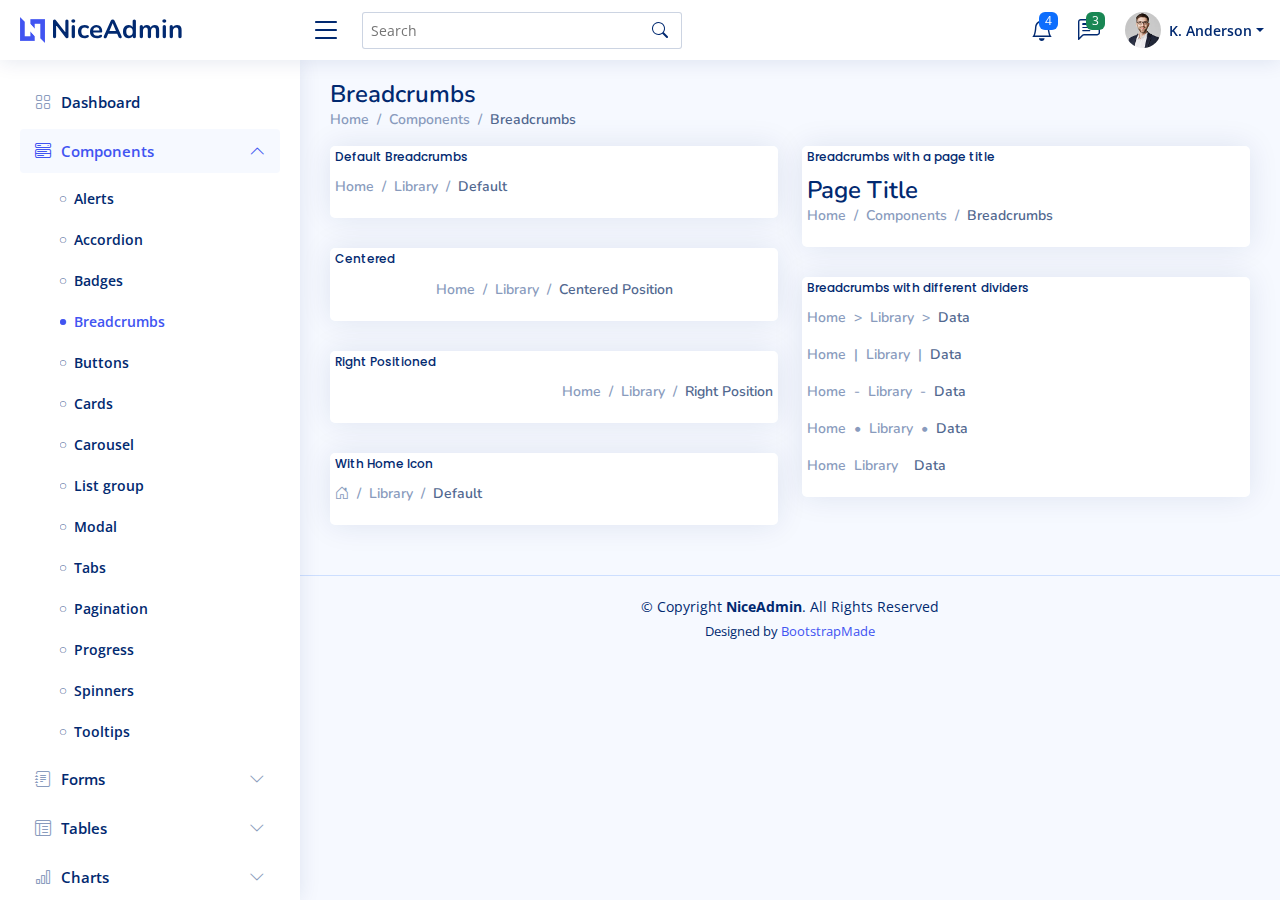
<file: components-breadcrumbs.html>
<!DOCTYPE html>
<html lang="en">

<head>
  <meta charset="utf-8">
  <meta content="width=device-width, initial-scale=1.0" name="viewport">

  <title>Components / Breadcrumbs - NiceAdmin Bootstrap Template</title>
  <meta content="" name="description">
  <meta content="" name="keywords">

  <!-- Favicons -->
  <link href="assets/img/favicon.png" rel="icon">
  <link href="assets/img/apple-touch-icon.png" rel="apple-touch-icon">

  <!-- Google Fonts -->
  <link href="https://fonts.gstatic.com" rel="preconnect">
  <link href="https://fonts.googleapis.com/css?family=Open+Sans:300,300i,400,400i,600,600i,700,700i|Nunito:300,300i,400,400i,600,600i,700,700i|Poppins:300,300i,400,400i,500,500i,600,600i,700,700i" rel="stylesheet">

  <!-- Vendor CSS Files -->
  <link href="assets/vendor/bootstrap/css/bootstrap.min.css" rel="stylesheet">
  <link href="assets/vendor/bootstrap-icons/bootstrap-icons.css" rel="stylesheet">
  <link href="assets/vendor/boxicons/css/boxicons.min.css" rel="stylesheet">
  <link href="assets/vendor/quill/quill.snow.css" rel="stylesheet">
  <link href="assets/vendor/quill/quill.bubble.css" rel="stylesheet">
  <link href="assets/vendor/remixicon/remixicon.css" rel="stylesheet">
  <link href="assets/vendor/simple-datatables/style.css" rel="stylesheet">

  <!-- Template Main CSS File -->
  <link href="assets/css/style.css" rel="stylesheet">

  <!-- =======================================================
  * Template Name: NiceAdmin
  * Updated: Aug 30 2023 with Bootstrap v5.3.1
  * Template URL: https://bootstrapmade.com/nice-admin-bootstrap-admin-html-template/
  * Author: BootstrapMade.com
  * License: https://bootstrapmade.com/license/
  ======================================================== -->
</head>

<body>

  <!-- ======= Header ======= -->
  <header id="header" class="header fixed-top d-flex align-items-center">

    <div class="d-flex align-items-center justify-content-between">
      <a href="index.html" class="logo d-flex align-items-center">
        <img src="assets/img/logo.png" alt="">
        <span class="d-none d-lg-block">NiceAdmin</span>
      </a>
      <i class="bi bi-list toggle-sidebar-btn"></i>
    </div><!-- End Logo -->

    <div class="search-bar">
      <form class="search-form d-flex align-items-center" method="POST" action="#">
        <input type="text" name="query" placeholder="Search" title="Enter search keyword">
        <button type="submit" title="Search"><i class="bi bi-search"></i></button>
      </form>
    </div><!-- End Search Bar -->

    <nav class="header-nav ms-auto">
      <ul class="d-flex align-items-center">

        <li class="nav-item d-block d-lg-none">
          <a class="nav-link nav-icon search-bar-toggle " href="#">
            <i class="bi bi-search"></i>
          </a>
        </li><!-- End Search Icon-->

        <li class="nav-item dropdown">

          <a class="nav-link nav-icon" href="#" data-bs-toggle="dropdown">
            <i class="bi bi-bell"></i>
            <span class="badge bg-primary badge-number">4</span>
          </a><!-- End Notification Icon -->

          <ul class="dropdown-menu dropdown-menu-end dropdown-menu-arrow notifications">
            <li class="dropdown-header">
              You have 4 new notifications
              <a href="#"><span class="badge rounded-pill bg-primary p-2 ms-2">View all</span></a>
            </li>
            <li>
              <hr class="dropdown-divider">
            </li>

            <li class="notification-item">
              <i class="bi bi-exclamation-circle text-warning"></i>
              <div>
                <h4>Lorem Ipsum</h4>
                <p>Quae dolorem earum veritatis oditseno</p>
                <p>30 min. ago</p>
              </div>
            </li>

            <li>
              <hr class="dropdown-divider">
            </li>

            <li class="notification-item">
              <i class="bi bi-x-circle text-danger"></i>
              <div>
                <h4>Atque rerum nesciunt</h4>
                <p>Quae dolorem earum veritatis oditseno</p>
                <p>1 hr. ago</p>
              </div>
            </li>

            <li>
              <hr class="dropdown-divider">
            </li>

            <li class="notification-item">
              <i class="bi bi-check-circle text-success"></i>
              <div>
                <h4>Sit rerum fuga</h4>
                <p>Quae dolorem earum veritatis oditseno</p>
                <p>2 hrs. ago</p>
              </div>
            </li>

            <li>
              <hr class="dropdown-divider">
            </li>

            <li class="notification-item">
              <i class="bi bi-info-circle text-primary"></i>
              <div>
                <h4>Dicta reprehenderit</h4>
                <p>Quae dolorem earum veritatis oditseno</p>
                <p>4 hrs. ago</p>
              </div>
            </li>

            <li>
              <hr class="dropdown-divider">
            </li>
            <li class="dropdown-footer">
              <a href="#">Show all notifications</a>
            </li>

          </ul><!-- End Notification Dropdown Items -->

        </li><!-- End Notification Nav -->

        <li class="nav-item dropdown">

          <a class="nav-link nav-icon" href="#" data-bs-toggle="dropdown">
            <i class="bi bi-chat-left-text"></i>
            <span class="badge bg-success badge-number">3</span>
          </a><!-- End Messages Icon -->

          <ul class="dropdown-menu dropdown-menu-end dropdown-menu-arrow messages">
            <li class="dropdown-header">
              You have 3 new messages
              <a href="#"><span class="badge rounded-pill bg-primary p-2 ms-2">View all</span></a>
            </li>
            <li>
              <hr class="dropdown-divider">
            </li>

            <li class="message-item">
              <a href="#">
                <img src="assets/img/messages-1.jpg" alt="" class="rounded-circle">
                <div>
                  <h4>Maria Hudson</h4>
                  <p>Velit asperiores et ducimus soluta repudiandae labore officia est ut...</p>
                  <p>4 hrs. ago</p>
                </div>
              </a>
            </li>
            <li>
              <hr class="dropdown-divider">
            </li>

            <li class="message-item">
              <a href="#">
                <img src="assets/img/messages-2.jpg" alt="" class="rounded-circle">
                <div>
                  <h4>Anna Nelson</h4>
                  <p>Velit asperiores et ducimus soluta repudiandae labore officia est ut...</p>
                  <p>6 hrs. ago</p>
                </div>
              </a>
            </li>
            <li>
              <hr class="dropdown-divider">
            </li>

            <li class="message-item">
              <a href="#">
                <img src="assets/img/messages-3.jpg" alt="" class="rounded-circle">
                <div>
                  <h4>David Muldon</h4>
                  <p>Velit asperiores et ducimus soluta repudiandae labore officia est ut...</p>
                  <p>8 hrs. ago</p>
                </div>
              </a>
            </li>
            <li>
              <hr class="dropdown-divider">
            </li>

            <li class="dropdown-footer">
              <a href="#">Show all messages</a>
            </li>

          </ul><!-- End Messages Dropdown Items -->

        </li><!-- End Messages Nav -->

        <li class="nav-item dropdown pe-3">

          <a class="nav-link nav-profile d-flex align-items-center pe-0" href="#" data-bs-toggle="dropdown">
            <img src="assets/img/profile-img.jpg" alt="Profile" class="rounded-circle">
            <span class="d-none d-md-block dropdown-toggle ps-2">K. Anderson</span>
          </a><!-- End Profile Iamge Icon -->

          <ul class="dropdown-menu dropdown-menu-end dropdown-menu-arrow profile">
            <li class="dropdown-header">
              <h6>Kevin Anderson</h6>
              <span>Web Designer</span>
            </li>
            <li>
              <hr class="dropdown-divider">
            </li>

            <li>
              <a class="dropdown-item d-flex align-items-center" href="users-profile.html">
                <i class="bi bi-person"></i>
                <span>My Profile</span>
              </a>
            </li>
            <li>
              <hr class="dropdown-divider">
            </li>

            <li>
              <a class="dropdown-item d-flex align-items-center" href="users-profile.html">
                <i class="bi bi-gear"></i>
                <span>Account Settings</span>
              </a>
            </li>
            <li>
              <hr class="dropdown-divider">
            </li>

            <li>
              <a class="dropdown-item d-flex align-items-center" href="pages-faq.html">
                <i class="bi bi-question-circle"></i>
                <span>Need Help?</span>
              </a>
            </li>
            <li>
              <hr class="dropdown-divider">
            </li>

            <li>
              <a class="dropdown-item d-flex align-items-center" href="#">
                <i class="bi bi-box-arrow-right"></i>
                <span>Sign Out</span>
              </a>
            </li>

          </ul><!-- End Profile Dropdown Items -->
        </li><!-- End Profile Nav -->

      </ul>
    </nav><!-- End Icons Navigation -->

  </header><!-- End Header -->

  <!-- ======= Sidebar ======= -->
  <aside id="sidebar" class="sidebar">

    <ul class="sidebar-nav" id="sidebar-nav">

      <li class="nav-item">
        <a class="nav-link collapsed" href="index.html">
          <i class="bi bi-grid"></i>
          <span>Dashboard</span>
        </a>
      </li><!-- End Dashboard Nav -->

      <li class="nav-item">
        <a class="nav-link " data-bs-target="#components-nav" data-bs-toggle="collapse" href="#">
          <i class="bi bi-menu-button-wide"></i><span>Components</span><i class="bi bi-chevron-down ms-auto"></i>
        </a>
        <ul id="components-nav" class="nav-content collapse show" data-bs-parent="#sidebar-nav">
          <li>
            <a href="components-alerts.html">
              <i class="bi bi-circle"></i><span>Alerts</span>
            </a>
          </li>
          <li>
            <a href="components-accordion.html">
              <i class="bi bi-circle"></i><span>Accordion</span>
            </a>
          </li>
          <li>
            <a href="components-badges.html">
              <i class="bi bi-circle"></i><span>Badges</span>
            </a>
          </li>
          <li>
            <a href="components-breadcrumbs.html" class="active">
              <i class="bi bi-circle"></i><span>Breadcrumbs</span>
            </a>
          </li>
          <li>
            <a href="components-buttons.html">
              <i class="bi bi-circle"></i><span>Buttons</span>
            </a>
          </li>
          <li>
            <a href="components-cards.html">
              <i class="bi bi-circle"></i><span>Cards</span>
            </a>
          </li>
          <li>
            <a href="components-carousel.html">
              <i class="bi bi-circle"></i><span>Carousel</span>
            </a>
          </li>
          <li>
            <a href="components-list-group.html">
              <i class="bi bi-circle"></i><span>List group</span>
            </a>
          </li>
          <li>
            <a href="components-modal.html">
              <i class="bi bi-circle"></i><span>Modal</span>
            </a>
          </li>
          <li>
            <a href="components-tabs.html">
              <i class="bi bi-circle"></i><span>Tabs</span>
            </a>
          </li>
          <li>
            <a href="components-pagination.html">
              <i class="bi bi-circle"></i><span>Pagination</span>
            </a>
          </li>
          <li>
            <a href="components-progress.html">
              <i class="bi bi-circle"></i><span>Progress</span>
            </a>
          </li>
          <li>
            <a href="components-spinners.html">
              <i class="bi bi-circle"></i><span>Spinners</span>
            </a>
          </li>
          <li>
            <a href="components-tooltips.html">
              <i class="bi bi-circle"></i><span>Tooltips</span>
            </a>
          </li>
        </ul>
      </li><!-- End Components Nav -->

      <li class="nav-item">
        <a class="nav-link collapsed" data-bs-target="#forms-nav" data-bs-toggle="collapse" href="#">
          <i class="bi bi-journal-text"></i><span>Forms</span><i class="bi bi-chevron-down ms-auto"></i>
        </a>
        <ul id="forms-nav" class="nav-content collapse " data-bs-parent="#sidebar-nav">
          <li>
            <a href="forms-elements.html">
              <i class="bi bi-circle"></i><span>Form Elements</span>
            </a>
          </li>
          <li>
            <a href="forms-layouts.html">
              <i class="bi bi-circle"></i><span>Form Layouts</span>
            </a>
          </li>
          <li>
            <a href="forms-editors.html">
              <i class="bi bi-circle"></i><span>Form Editors</span>
            </a>
          </li>
          <li>
            <a href="forms-validation.html">
              <i class="bi bi-circle"></i><span>Form Validation</span>
            </a>
          </li>
        </ul>
      </li><!-- End Forms Nav -->

      <li class="nav-item">
        <a class="nav-link collapsed" data-bs-target="#tables-nav" data-bs-toggle="collapse" href="#">
          <i class="bi bi-layout-text-window-reverse"></i><span>Tables</span><i class="bi bi-chevron-down ms-auto"></i>
        </a>
        <ul id="tables-nav" class="nav-content collapse " data-bs-parent="#sidebar-nav">
          <li>
            <a href="tables-general.html">
              <i class="bi bi-circle"></i><span>General Tables</span>
            </a>
          </li>
          <li>
            <a href="tables-data.html">
              <i class="bi bi-circle"></i><span>Data Tables</span>
            </a>
          </li>
        </ul>
      </li><!-- End Tables Nav -->

      <li class="nav-item">
        <a class="nav-link collapsed" data-bs-target="#charts-nav" data-bs-toggle="collapse" href="#">
          <i class="bi bi-bar-chart"></i><span>Charts</span><i class="bi bi-chevron-down ms-auto"></i>
        </a>
        <ul id="charts-nav" class="nav-content collapse " data-bs-parent="#sidebar-nav">
          <li>
            <a href="charts-chartjs.html">
              <i class="bi bi-circle"></i><span>Chart.js</span>
            </a>
          </li>
          <li>
            <a href="charts-apexcharts.html">
              <i class="bi bi-circle"></i><span>ApexCharts</span>
            </a>
          </li>
          <li>
            <a href="charts-echarts.html">
              <i class="bi bi-circle"></i><span>ECharts</span>
            </a>
          </li>
        </ul>
      </li><!-- End Charts Nav -->

      <li class="nav-item">
        <a class="nav-link collapsed" data-bs-target="#icons-nav" data-bs-toggle="collapse" href="#">
          <i class="bi bi-gem"></i><span>Icons</span><i class="bi bi-chevron-down ms-auto"></i>
        </a>
        <ul id="icons-nav" class="nav-content collapse " data-bs-parent="#sidebar-nav">
          <li>
            <a href="icons-bootstrap.html">
              <i class="bi bi-circle"></i><span>Bootstrap Icons</span>
            </a>
          </li>
          <li>
            <a href="icons-remix.html">
              <i class="bi bi-circle"></i><span>Remix Icons</span>
            </a>
          </li>
          <li>
            <a href="icons-boxicons.html">
              <i class="bi bi-circle"></i><span>Boxicons</span>
            </a>
          </li>
        </ul>
      </li><!-- End Icons Nav -->

      <li class="nav-heading">Pages</li>

      <li class="nav-item">
        <a class="nav-link collapsed" href="users-profile.html">
          <i class="bi bi-person"></i>
          <span>Profile</span>
        </a>
      </li><!-- End Profile Page Nav -->

      <li class="nav-item">
        <a class="nav-link collapsed" href="pages-faq.html">
          <i class="bi bi-question-circle"></i>
          <span>F.A.Q</span>
        </a>
      </li><!-- End F.A.Q Page Nav -->

      <li class="nav-item">
        <a class="nav-link collapsed" href="pages-contact.html">
          <i class="bi bi-envelope"></i>
          <span>Contact</span>
        </a>
      </li><!-- End Contact Page Nav -->

      <li class="nav-item">
        <a class="nav-link collapsed" href="pages-register.html">
          <i class="bi bi-card-list"></i>
          <span>Register</span>
        </a>
      </li><!-- End Register Page Nav -->

      <li class="nav-item">
        <a class="nav-link collapsed" href="pages-login.html">
          <i class="bi bi-box-arrow-in-right"></i>
          <span>Login</span>
        </a>
      </li><!-- End Login Page Nav -->

      <li class="nav-item">
        <a class="nav-link collapsed" href="pages-error-404.html">
          <i class="bi bi-dash-circle"></i>
          <span>Error 404</span>
        </a>
      </li><!-- End Error 404 Page Nav -->

      <li class="nav-item">
        <a class="nav-link collapsed" href="pages-blank.html">
          <i class="bi bi-file-earmark"></i>
          <span>Blank</span>
        </a>
      </li><!-- End Blank Page Nav -->

    </ul>

  </aside><!-- End Sidebar-->

  <main id="main" class="main">

    <div class="pagetitle">
      <h1>Breadcrumbs</h1>
      <nav>
        <ol class="breadcrumb">
          <li class="breadcrumb-item"><a href="index.html">Home</a></li>
          <li class="breadcrumb-item">Components</li>
          <li class="breadcrumb-item active">Breadcrumbs</li>
        </ol>
      </nav>
    </div><!-- End Page Title -->

    <section class="section">
      <div class="row">
        <div class="col-lg-6">

          <div class="card">
            <div class="card-body">
              <h5 class="card-title">Default Breadcrumbs</h5>

              <nav>
                <ol class="breadcrumb">
                  <li class="breadcrumb-item"><a href="index.html">Home</a></li>
                  <li class="breadcrumb-item"><a href="#">Library</a></li>
                  <li class="breadcrumb-item active">Default</li>
                </ol>
              </nav>
            </div>
          </div>

          <div class="card">
            <div class="card-body">
              <h5 class="card-title">Centered</h5>

              <nav class="d-flex justify-content-center">
                <ol class="breadcrumb">
                  <li class="breadcrumb-item"><a href="index.html">Home</a></li>
                  <li class="breadcrumb-item"><a href="#">Library</a></li>
                  <li class="breadcrumb-item active">Centered Position</li>
                </ol>
              </nav>
            </div>
          </div>

          <div class="card">
            <div class="card-body">
              <h5 class="card-title">Right Positioned</h5>

              <nav class="d-flex justify-content-end">
                <ol class="breadcrumb">
                  <li class="breadcrumb-item"><a href="index.html">Home</a></li>
                  <li class="breadcrumb-item"><a href="#">Library</a></li>
                  <li class="breadcrumb-item active">Right Position</li>
                </ol>
              </nav>
            </div>
          </div>

          <div class="card">
            <div class="card-body">
              <h5 class="card-title">With Home Icon</h5>

              <nav>
                <ol class="breadcrumb">
                  <li class="breadcrumb-item"><a href="index.html"><i class="bi bi-house-door"></i></a></li>
                  <li class="breadcrumb-item"><a href="#">Library</a></li>
                  <li class="breadcrumb-item active">Default</li>
                </ol>
              </nav>
            </div>
          </div>

        </div>

        <div class="col-lg-6">

          <div class="card">
            <div class="card-body">
              <h5 class="card-title">Breadcrumbs with a page title</h5>

              <div class="pagetitle">
                <h1>Page Title</h1>
                <nav>
                  <ol class="breadcrumb">
                    <li class="breadcrumb-item"><a href="index.html">Home</a></li>
                    <li class="breadcrumb-item">Components</li>
                    <li class="breadcrumb-item active">Breadcrumbs</li>
                  </ol>
                </nav>
              </div><!-- End Breadcrumbs with a page title -->

            </div>
          </div>

          <div class="card">
            <div class="card-body">
              <h5 class="card-title">Breadcrumbs with different dividers</h5>

              <nav style="--bs-breadcrumb-divider: '>';">
                <ol class="breadcrumb">
                  <li class="breadcrumb-item"><a href="index.html">Home</a></li>
                  <li class="breadcrumb-item"><a href="#">Library</a></li>
                  <li class="breadcrumb-item active">Data</li>
                </ol>
              </nav>

              <nav style="--bs-breadcrumb-divider: '|';">
                <ol class="breadcrumb">
                  <li class="breadcrumb-item"><a href="index.html">Home</a></li>
                  <li class="breadcrumb-item"><a href="#">Library</a></li>
                  <li class="breadcrumb-item active">Data</li>
                </ol>
              </nav>

              <nav style="--bs-breadcrumb-divider: '-';">
                <ol class="breadcrumb">
                  <li class="breadcrumb-item"><a href="index.html">Home</a></li>
                  <li class="breadcrumb-item"><a href="#">Library</a></li>
                  <li class="breadcrumb-item active">Data</li>
                </ol>
              </nav>

              <nav style="--bs-breadcrumb-divider: '•';">
                <ol class="breadcrumb">
                  <li class="breadcrumb-item"><a href="index.html">Home</a></li>
                  <li class="breadcrumb-item"><a href="#">Library</a></li>
                  <li class="breadcrumb-item active">Data</li>
                </ol>
              </nav>

              <nav style="--bs-breadcrumb-divider: '';">
                <ol class="breadcrumb">
                  <li class="breadcrumb-item"><a href="index.html">Home</a></li>
                  <li class="breadcrumb-item"><a href="#">Library</a></li>
                  <li class="breadcrumb-item active">Data</li>
                </ol>
              </nav>

            </div>
          </div>

        </div>
      </div>
    </section>

  </main><!-- End #main -->

  <!-- ======= Footer ======= -->
  <footer id="footer" class="footer">
    <div class="copyright">
      &copy; Copyright <strong><span>NiceAdmin</span></strong>. All Rights Reserved
    </div>
    <div class="credits">
      <!-- All the links in the footer should remain intact. -->
      <!-- You can delete the links only if you purchased the pro version. -->
      <!-- Licensing information: https://bootstrapmade.com/license/ -->
      <!-- Purchase the pro version with working PHP/AJAX contact form: https://bootstrapmade.com/nice-admin-bootstrap-admin-html-template/ -->
      Designed by <a href="https://bootstrapmade.com/">BootstrapMade</a>
    </div>
  </footer><!-- End Footer -->

  <a href="#" class="back-to-top d-flex align-items-center justify-content-center"><i class="bi bi-arrow-up-short"></i></a>

  <!-- Vendor JS Files -->
  <script src="assets/vendor/apexcharts/apexcharts.min.js"></script>
  <script src="assets/vendor/bootstrap/js/bootstrap.bundle.min.js"></script>
  <script src="assets/vendor/chart.js/chart.umd.js"></script>
  <script src="assets/vendor/echarts/echarts.min.js"></script>
  <script src="assets/vendor/quill/quill.min.js"></script>
  <script src="assets/vendor/simple-datatables/simple-datatables.js"></script>
  <script src="assets/vendor/tinymce/tinymce.min.js"></script>
  <script src="assets/vendor/php-email-form/validate.js"></script>

  <!-- Template Main JS File -->
  <script src="assets/js/main.js"></script>

</body>

</html>
</file>
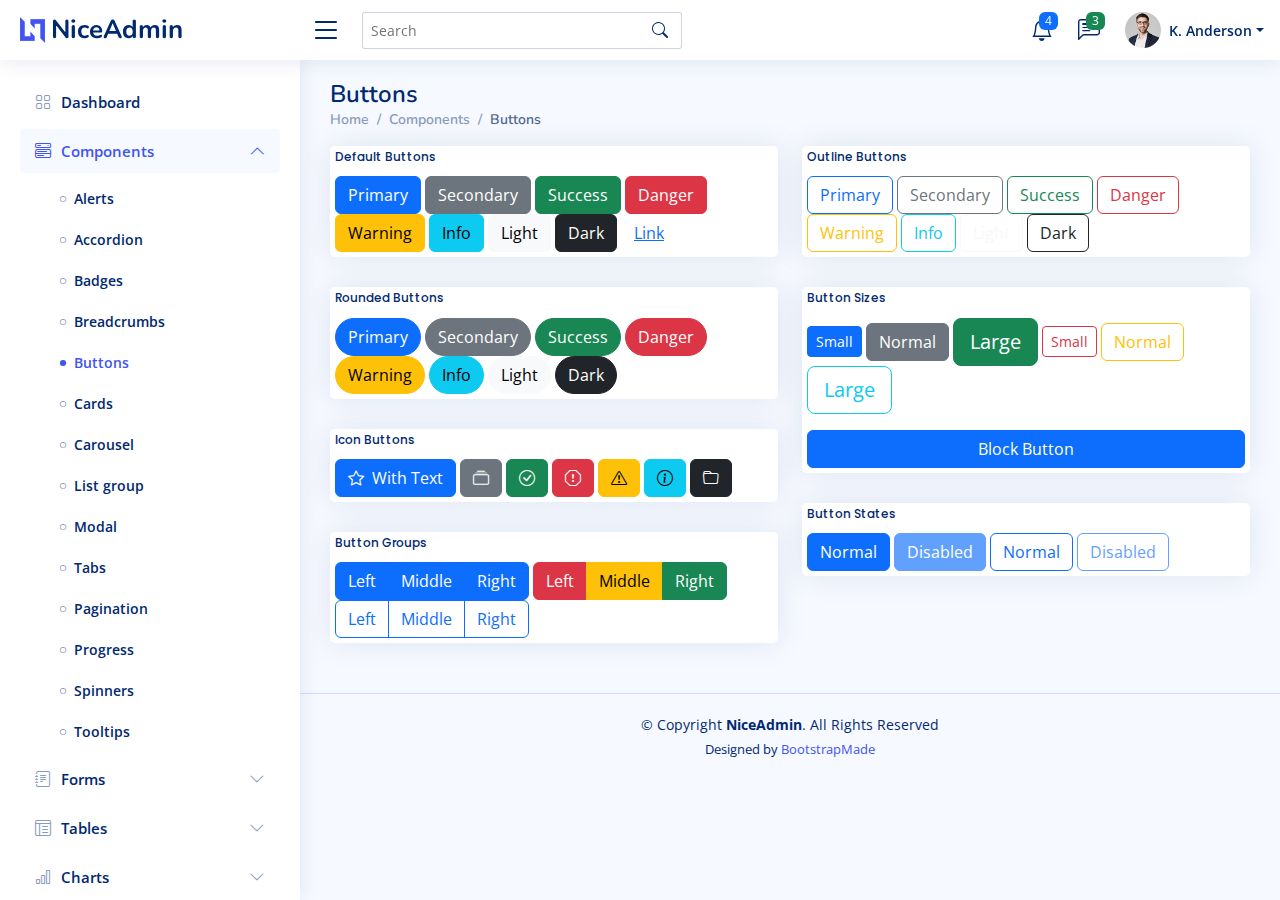
<file: components-buttons.html>
<!DOCTYPE html>
<html lang="en">

<head>
  <meta charset="utf-8">
  <meta content="width=device-width, initial-scale=1.0" name="viewport">

  <title>Components / Buttons - NiceAdmin Bootstrap Template</title>
  <meta content="" name="description">
  <meta content="" name="keywords">

  <!-- Favicons -->
  <link href="assets/img/favicon.png" rel="icon">
  <link href="assets/img/apple-touch-icon.png" rel="apple-touch-icon">

  <!-- Google Fonts -->
  <link href="https://fonts.gstatic.com" rel="preconnect">
  <link href="https://fonts.googleapis.com/css?family=Open+Sans:300,300i,400,400i,600,600i,700,700i|Nunito:300,300i,400,400i,600,600i,700,700i|Poppins:300,300i,400,400i,500,500i,600,600i,700,700i" rel="stylesheet">

  <!-- Vendor CSS Files -->
  <link href="assets/vendor/bootstrap/css/bootstrap.min.css" rel="stylesheet">
  <link href="assets/vendor/bootstrap-icons/bootstrap-icons.css" rel="stylesheet">
  <link href="assets/vendor/boxicons/css/boxicons.min.css" rel="stylesheet">
  <link href="assets/vendor/quill/quill.snow.css" rel="stylesheet">
  <link href="assets/vendor/quill/quill.bubble.css" rel="stylesheet">
  <link href="assets/vendor/remixicon/remixicon.css" rel="stylesheet">
  <link href="assets/vendor/simple-datatables/style.css" rel="stylesheet">

  <!-- Template Main CSS File -->
  <link href="assets/css/style.css" rel="stylesheet">

  <!-- =======================================================
  * Template Name: NiceAdmin
  * Updated: Aug 30 2023 with Bootstrap v5.3.1
  * Template URL: https://bootstrapmade.com/nice-admin-bootstrap-admin-html-template/
  * Author: BootstrapMade.com
  * License: https://bootstrapmade.com/license/
  ======================================================== -->
</head>

<body>

  <!-- ======= Header ======= -->
  <header id="header" class="header fixed-top d-flex align-items-center">

    <div class="d-flex align-items-center justify-content-between">
      <a href="index.html" class="logo d-flex align-items-center">
        <img src="assets/img/logo.png" alt="">
        <span class="d-none d-lg-block">NiceAdmin</span>
      </a>
      <i class="bi bi-list toggle-sidebar-btn"></i>
    </div><!-- End Logo -->

    <div class="search-bar">
      <form class="search-form d-flex align-items-center" method="POST" action="#">
        <input type="text" name="query" placeholder="Search" title="Enter search keyword">
        <button type="submit" title="Search"><i class="bi bi-search"></i></button>
      </form>
    </div><!-- End Search Bar -->

    <nav class="header-nav ms-auto">
      <ul class="d-flex align-items-center">

        <li class="nav-item d-block d-lg-none">
          <a class="nav-link nav-icon search-bar-toggle " href="#">
            <i class="bi bi-search"></i>
          </a>
        </li><!-- End Search Icon-->

        <li class="nav-item dropdown">

          <a class="nav-link nav-icon" href="#" data-bs-toggle="dropdown">
            <i class="bi bi-bell"></i>
            <span class="badge bg-primary badge-number">4</span>
          </a><!-- End Notification Icon -->

          <ul class="dropdown-menu dropdown-menu-end dropdown-menu-arrow notifications">
            <li class="dropdown-header">
              You have 4 new notifications
              <a href="#"><span class="badge rounded-pill bg-primary p-2 ms-2">View all</span></a>
            </li>
            <li>
              <hr class="dropdown-divider">
            </li>

            <li class="notification-item">
              <i class="bi bi-exclamation-circle text-warning"></i>
              <div>
                <h4>Lorem Ipsum</h4>
                <p>Quae dolorem earum veritatis oditseno</p>
                <p>30 min. ago</p>
              </div>
            </li>

            <li>
              <hr class="dropdown-divider">
            </li>

            <li class="notification-item">
              <i class="bi bi-x-circle text-danger"></i>
              <div>
                <h4>Atque rerum nesciunt</h4>
                <p>Quae dolorem earum veritatis oditseno</p>
                <p>1 hr. ago</p>
              </div>
            </li>

            <li>
              <hr class="dropdown-divider">
            </li>

            <li class="notification-item">
              <i class="bi bi-check-circle text-success"></i>
              <div>
                <h4>Sit rerum fuga</h4>
                <p>Quae dolorem earum veritatis oditseno</p>
                <p>2 hrs. ago</p>
              </div>
            </li>

            <li>
              <hr class="dropdown-divider">
            </li>

            <li class="notification-item">
              <i class="bi bi-info-circle text-primary"></i>
              <div>
                <h4>Dicta reprehenderit</h4>
                <p>Quae dolorem earum veritatis oditseno</p>
                <p>4 hrs. ago</p>
              </div>
            </li>

            <li>
              <hr class="dropdown-divider">
            </li>
            <li class="dropdown-footer">
              <a href="#">Show all notifications</a>
            </li>

          </ul><!-- End Notification Dropdown Items -->

        </li><!-- End Notification Nav -->

        <li class="nav-item dropdown">

          <a class="nav-link nav-icon" href="#" data-bs-toggle="dropdown">
            <i class="bi bi-chat-left-text"></i>
            <span class="badge bg-success badge-number">3</span>
          </a><!-- End Messages Icon -->

          <ul class="dropdown-menu dropdown-menu-end dropdown-menu-arrow messages">
            <li class="dropdown-header">
              You have 3 new messages
              <a href="#"><span class="badge rounded-pill bg-primary p-2 ms-2">View all</span></a>
            </li>
            <li>
              <hr class="dropdown-divider">
            </li>

            <li class="message-item">
              <a href="#">
                <img src="assets/img/messages-1.jpg" alt="" class="rounded-circle">
                <div>
                  <h4>Maria Hudson</h4>
                  <p>Velit asperiores et ducimus soluta repudiandae labore officia est ut...</p>
                  <p>4 hrs. ago</p>
                </div>
              </a>
            </li>
            <li>
              <hr class="dropdown-divider">
            </li>

            <li class="message-item">
              <a href="#">
                <img src="assets/img/messages-2.jpg" alt="" class="rounded-circle">
                <div>
                  <h4>Anna Nelson</h4>
                  <p>Velit asperiores et ducimus soluta repudiandae labore officia est ut...</p>
                  <p>6 hrs. ago</p>
                </div>
              </a>
            </li>
            <li>
              <hr class="dropdown-divider">
            </li>

            <li class="message-item">
              <a href="#">
                <img src="assets/img/messages-3.jpg" alt="" class="rounded-circle">
                <div>
                  <h4>David Muldon</h4>
                  <p>Velit asperiores et ducimus soluta repudiandae labore officia est ut...</p>
                  <p>8 hrs. ago</p>
                </div>
              </a>
            </li>
            <li>
              <hr class="dropdown-divider">
            </li>

            <li class="dropdown-footer">
              <a href="#">Show all messages</a>
            </li>

          </ul><!-- End Messages Dropdown Items -->

        </li><!-- End Messages Nav -->

        <li class="nav-item dropdown pe-3">

          <a class="nav-link nav-profile d-flex align-items-center pe-0" href="#" data-bs-toggle="dropdown">
            <img src="assets/img/profile-img.jpg" alt="Profile" class="rounded-circle">
            <span class="d-none d-md-block dropdown-toggle ps-2">K. Anderson</span>
          </a><!-- End Profile Iamge Icon -->

          <ul class="dropdown-menu dropdown-menu-end dropdown-menu-arrow profile">
            <li class="dropdown-header">
              <h6>Kevin Anderson</h6>
              <span>Web Designer</span>
            </li>
            <li>
              <hr class="dropdown-divider">
            </li>

            <li>
              <a class="dropdown-item d-flex align-items-center" href="users-profile.html">
                <i class="bi bi-person"></i>
                <span>My Profile</span>
              </a>
            </li>
            <li>
              <hr class="dropdown-divider">
            </li>

            <li>
              <a class="dropdown-item d-flex align-items-center" href="users-profile.html">
                <i class="bi bi-gear"></i>
                <span>Account Settings</span>
              </a>
            </li>
            <li>
              <hr class="dropdown-divider">
            </li>

            <li>
              <a class="dropdown-item d-flex align-items-center" href="pages-faq.html">
                <i class="bi bi-question-circle"></i>
                <span>Need Help?</span>
              </a>
            </li>
            <li>
              <hr class="dropdown-divider">
            </li>

            <li>
              <a class="dropdown-item d-flex align-items-center" href="#">
                <i class="bi bi-box-arrow-right"></i>
                <span>Sign Out</span>
              </a>
            </li>

          </ul><!-- End Profile Dropdown Items -->
        </li><!-- End Profile Nav -->

      </ul>
    </nav><!-- End Icons Navigation -->

  </header><!-- End Header -->

  <!-- ======= Sidebar ======= -->
  <aside id="sidebar" class="sidebar">

    <ul class="sidebar-nav" id="sidebar-nav">

      <li class="nav-item">
        <a class="nav-link collapsed" href="index.html">
          <i class="bi bi-grid"></i>
          <span>Dashboard</span>
        </a>
      </li><!-- End Dashboard Nav -->

      <li class="nav-item">
        <a class="nav-link " data-bs-target="#components-nav" data-bs-toggle="collapse" href="#">
          <i class="bi bi-menu-button-wide"></i><span>Components</span><i class="bi bi-chevron-down ms-auto"></i>
        </a>
        <ul id="components-nav" class="nav-content collapse show" data-bs-parent="#sidebar-nav">
          <li>
            <a href="components-alerts.html">
              <i class="bi bi-circle"></i><span>Alerts</span>
            </a>
          </li>
          <li>
            <a href="components-accordion.html">
              <i class="bi bi-circle"></i><span>Accordion</span>
            </a>
          </li>
          <li>
            <a href="components-badges.html">
              <i class="bi bi-circle"></i><span>Badges</span>
            </a>
          </li>
          <li>
            <a href="components-breadcrumbs.html">
              <i class="bi bi-circle"></i><span>Breadcrumbs</span>
            </a>
          </li>
          <li>
            <a href="components-buttons.html" class="active">
              <i class="bi bi-circle"></i><span>Buttons</span>
            </a>
          </li>
          <li>
            <a href="components-cards.html">
              <i class="bi bi-circle"></i><span>Cards</span>
            </a>
          </li>
          <li>
            <a href="components-carousel.html">
              <i class="bi bi-circle"></i><span>Carousel</span>
            </a>
          </li>
          <li>
            <a href="components-list-group.html">
              <i class="bi bi-circle"></i><span>List group</span>
            </a>
          </li>
          <li>
            <a href="components-modal.html">
              <i class="bi bi-circle"></i><span>Modal</span>
            </a>
          </li>
          <li>
            <a href="components-tabs.html">
              <i class="bi bi-circle"></i><span>Tabs</span>
            </a>
          </li>
          <li>
            <a href="components-pagination.html">
              <i class="bi bi-circle"></i><span>Pagination</span>
            </a>
          </li>
          <li>
            <a href="components-progress.html">
              <i class="bi bi-circle"></i><span>Progress</span>
            </a>
          </li>
          <li>
            <a href="components-spinners.html">
              <i class="bi bi-circle"></i><span>Spinners</span>
            </a>
          </li>
          <li>
            <a href="components-tooltips.html">
              <i class="bi bi-circle"></i><span>Tooltips</span>
            </a>
          </li>
        </ul>
      </li><!-- End Components Nav -->

      <li class="nav-item">
        <a class="nav-link collapsed" data-bs-target="#forms-nav" data-bs-toggle="collapse" href="#">
          <i class="bi bi-journal-text"></i><span>Forms</span><i class="bi bi-chevron-down ms-auto"></i>
        </a>
        <ul id="forms-nav" class="nav-content collapse " data-bs-parent="#sidebar-nav">
          <li>
            <a href="forms-elements.html">
              <i class="bi bi-circle"></i><span>Form Elements</span>
            </a>
          </li>
          <li>
            <a href="forms-layouts.html">
              <i class="bi bi-circle"></i><span>Form Layouts</span>
            </a>
          </li>
          <li>
            <a href="forms-editors.html">
              <i class="bi bi-circle"></i><span>Form Editors</span>
            </a>
          </li>
          <li>
            <a href="forms-validation.html">
              <i class="bi bi-circle"></i><span>Form Validation</span>
            </a>
          </li>
        </ul>
      </li><!-- End Forms Nav -->

      <li class="nav-item">
        <a class="nav-link collapsed" data-bs-target="#tables-nav" data-bs-toggle="collapse" href="#">
          <i class="bi bi-layout-text-window-reverse"></i><span>Tables</span><i class="bi bi-chevron-down ms-auto"></i>
        </a>
        <ul id="tables-nav" class="nav-content collapse " data-bs-parent="#sidebar-nav">
          <li>
            <a href="tables-general.html">
              <i class="bi bi-circle"></i><span>General Tables</span>
            </a>
          </li>
          <li>
            <a href="tables-data.html">
              <i class="bi bi-circle"></i><span>Data Tables</span>
            </a>
          </li>
        </ul>
      </li><!-- End Tables Nav -->

      <li class="nav-item">
        <a class="nav-link collapsed" data-bs-target="#charts-nav" data-bs-toggle="collapse" href="#">
          <i class="bi bi-bar-chart"></i><span>Charts</span><i class="bi bi-chevron-down ms-auto"></i>
        </a>
        <ul id="charts-nav" class="nav-content collapse " data-bs-parent="#sidebar-nav">
          <li>
            <a href="charts-chartjs.html">
              <i class="bi bi-circle"></i><span>Chart.js</span>
            </a>
          </li>
          <li>
            <a href="charts-apexcharts.html">
              <i class="bi bi-circle"></i><span>ApexCharts</span>
            </a>
          </li>
          <li>
            <a href="charts-echarts.html">
              <i class="bi bi-circle"></i><span>ECharts</span>
            </a>
          </li>
        </ul>
      </li><!-- End Charts Nav -->

      <li class="nav-item">
        <a class="nav-link collapsed" data-bs-target="#icons-nav" data-bs-toggle="collapse" href="#">
          <i class="bi bi-gem"></i><span>Icons</span><i class="bi bi-chevron-down ms-auto"></i>
        </a>
        <ul id="icons-nav" class="nav-content collapse " data-bs-parent="#sidebar-nav">
          <li>
            <a href="icons-bootstrap.html">
              <i class="bi bi-circle"></i><span>Bootstrap Icons</span>
            </a>
          </li>
          <li>
            <a href="icons-remix.html">
              <i class="bi bi-circle"></i><span>Remix Icons</span>
            </a>
          </li>
          <li>
            <a href="icons-boxicons.html">
              <i class="bi bi-circle"></i><span>Boxicons</span>
            </a>
          </li>
        </ul>
      </li><!-- End Icons Nav -->

      <li class="nav-heading">Pages</li>

      <li class="nav-item">
        <a class="nav-link collapsed" href="users-profile.html">
          <i class="bi bi-person"></i>
          <span>Profile</span>
        </a>
      </li><!-- End Profile Page Nav -->

      <li class="nav-item">
        <a class="nav-link collapsed" href="pages-faq.html">
          <i class="bi bi-question-circle"></i>
          <span>F.A.Q</span>
        </a>
      </li><!-- End F.A.Q Page Nav -->

      <li class="nav-item">
        <a class="nav-link collapsed" href="pages-contact.html">
          <i class="bi bi-envelope"></i>
          <span>Contact</span>
        </a>
      </li><!-- End Contact Page Nav -->

      <li class="nav-item">
        <a class="nav-link collapsed" href="pages-register.html">
          <i class="bi bi-card-list"></i>
          <span>Register</span>
        </a>
      </li><!-- End Register Page Nav -->

      <li class="nav-item">
        <a class="nav-link collapsed" href="pages-login.html">
          <i class="bi bi-box-arrow-in-right"></i>
          <span>Login</span>
        </a>
      </li><!-- End Login Page Nav -->

      <li class="nav-item">
        <a class="nav-link collapsed" href="pages-error-404.html">
          <i class="bi bi-dash-circle"></i>
          <span>Error 404</span>
        </a>
      </li><!-- End Error 404 Page Nav -->

      <li class="nav-item">
        <a class="nav-link collapsed" href="pages-blank.html">
          <i class="bi bi-file-earmark"></i>
          <span>Blank</span>
        </a>
      </li><!-- End Blank Page Nav -->

    </ul>

  </aside><!-- End Sidebar-->

  <main id="main" class="main">

    <div class="pagetitle">
      <h1>Buttons</h1>
      <nav>
        <ol class="breadcrumb">
          <li class="breadcrumb-item"><a href="index.html">Home</a></li>
          <li class="breadcrumb-item">Components</li>
          <li class="breadcrumb-item active">Buttons</li>
        </ol>
      </nav>
    </div><!-- End Page Title -->

    <section class="section">
      <div class="row">
        <div class="col-lg-6">

          <div class="card">
            <div class="card-body">
              <h5 class="card-title">Default Buttons</h5>

              <button type="button" class="btn btn-primary">Primary</button>
              <button type="button" class="btn btn-secondary">Secondary</button>
              <button type="button" class="btn btn-success">Success</button>
              <button type="button" class="btn btn-danger">Danger</button>
              <button type="button" class="btn btn-warning">Warning</button>
              <button type="button" class="btn btn-info">Info</button>
              <button type="button" class="btn btn-light">Light</button>
              <button type="button" class="btn btn-dark">Dark</button>
              <button type="button" class="btn btn-link">Link</button>
            </div>
          </div>

          <div class="card">
            <div class="card-body">
              <h5 class="card-title">Rounded Buttons</h5>

              <button type="button" class="btn btn-primary rounded-pill">Primary</button>
              <button type="button" class="btn btn-secondary rounded-pill">Secondary</button>
              <button type="button" class="btn btn-success rounded-pill">Success</button>
              <button type="button" class="btn btn-danger rounded-pill">Danger</button>
              <button type="button" class="btn btn-warning rounded-pill">Warning</button>
              <button type="button" class="btn btn-info rounded-pill">Info</button>
              <button type="button" class="btn btn-light rounded-pill">Light</button>
              <button type="button" class="btn btn-dark rounded-pill">Dark</button>
            </div>
          </div>

          <div class="card">
            <div class="card-body">
              <h5 class="card-title">Icon Buttons</h5>

              <button type="button" class="btn btn-primary"><i class="bi bi-star me-1"></i> With Text</button>
              <button type="button" class="btn btn-secondary"><i class="bi bi-collection"></i></button>
              <button type="button" class="btn btn-success"><i class="bi bi-check-circle"></i></button>
              <button type="button" class="btn btn-danger"><i class="bi bi-exclamation-octagon"></i></button>
              <button type="button" class="btn btn-warning"><i class="bi bi-exclamation-triangle"></i></button>
              <button type="button" class="btn btn-info"><i class="bi bi-info-circle"></i></button>
              <button type="button" class="btn btn-dark"><i class="bi bi-folder"></i></button>
            </div>
          </div>

          <div class="card">
            <div class="card-body">
              <h5 class="card-title">Button Groups</h5>

              <div class="btn-group" role="group" aria-label="Basic example">
                <button type="button" class="btn btn-primary">Left</button>
                <button type="button" class="btn btn-primary">Middle</button>
                <button type="button" class="btn btn-primary">Right</button>
              </div>

              <div class="btn-group" role="group" aria-label="Basic mixed styles example">
                <button type="button" class="btn btn-danger">Left</button>
                <button type="button" class="btn btn-warning">Middle</button>
                <button type="button" class="btn btn-success">Right</button>
              </div>

              <div class="btn-group" role="group" aria-label="Basic outlined example">
                <button type="button" class="btn btn-outline-primary">Left</button>
                <button type="button" class="btn btn-outline-primary">Middle</button>
                <button type="button" class="btn btn-outline-primary">Right</button>
              </div>

            </div>
          </div>

        </div>

        <div class="col-lg-6">

          <div class="card">
            <div class="card-body">
              <h5 class="card-title">Outline Buttons</h5>

              <button type="button" class="btn btn-outline-primary">Primary</button>
              <button type="button" class="btn btn-outline-secondary">Secondary</button>
              <button type="button" class="btn btn-outline-success">Success</button>
              <button type="button" class="btn btn-outline-danger">Danger</button>
              <button type="button" class="btn btn-outline-warning">Warning</button>
              <button type="button" class="btn btn-outline-info">Info</button>
              <button type="button" class="btn btn-outline-light">Light</button>
              <button type="button" class="btn btn-outline-dark">Dark</button>
            </div>
          </div>

          <div class="card">
            <div class="card-body">
              <h5 class="card-title">Button Sizes</h5>

              <button type="button" class="btn btn-primary btn-sm">Small</button>
              <button type="button" class="btn btn-secondary">Normal</button>
              <button type="button" class="btn btn-success btn-lg">Large</button>

              <button type="button" class="btn btn-outline-danger btn-sm">Small</button>
              <button type="button" class="btn btn-outline-warning">Normal</button>
              <button type="button" class="btn btn-outline-info btn-lg">Large</button>

              <div class="d-grid gap-2 mt-3">
                <button class="btn btn-primary" type="button">Block Button</button>
              </div>

            </div>
          </div>

          <div class="card">
            <div class="card-body">
              <h5 class="card-title">Button States</h5>

              <button type="button" class="btn btn-primary">Normal</button>
              <button type="button" class="btn btn-primary" disabled>Disabled</button>
              <button type="button" class="btn btn-outline-primary">Normal</button>
              <button type="button" class="btn btn-outline-primary" disabled>Disabled</button>
            </div>
          </div>

        </div>
      </div>
    </section>

  </main><!-- End #main -->

  <!-- ======= Footer ======= -->
  <footer id="footer" class="footer">
    <div class="copyright">
      &copy; Copyright <strong><span>NiceAdmin</span></strong>. All Rights Reserved
    </div>
    <div class="credits">
      <!-- All the links in the footer should remain intact. -->
      <!-- You can delete the links only if you purchased the pro version. -->
      <!-- Licensing information: https://bootstrapmade.com/license/ -->
      <!-- Purchase the pro version with working PHP/AJAX contact form: https://bootstrapmade.com/nice-admin-bootstrap-admin-html-template/ -->
      Designed by <a href="https://bootstrapmade.com/">BootstrapMade</a>
    </div>
  </footer><!-- End Footer -->

  <a href="#" class="back-to-top d-flex align-items-center justify-content-center"><i class="bi bi-arrow-up-short"></i></a>

  <!-- Vendor JS Files -->
  <script src="assets/vendor/apexcharts/apexcharts.min.js"></script>
  <script src="assets/vendor/bootstrap/js/bootstrap.bundle.min.js"></script>
  <script src="assets/vendor/chart.js/chart.umd.js"></script>
  <script src="assets/vendor/echarts/echarts.min.js"></script>
  <script src="assets/vendor/quill/quill.min.js"></script>
  <script src="assets/vendor/simple-datatables/simple-datatables.js"></script>
  <script src="assets/vendor/tinymce/tinymce.min.js"></script>
  <script src="assets/vendor/php-email-form/validate.js"></script>

  <!-- Template Main JS File -->
  <script src="assets/js/main.js"></script>

</body>

</html>
</file>
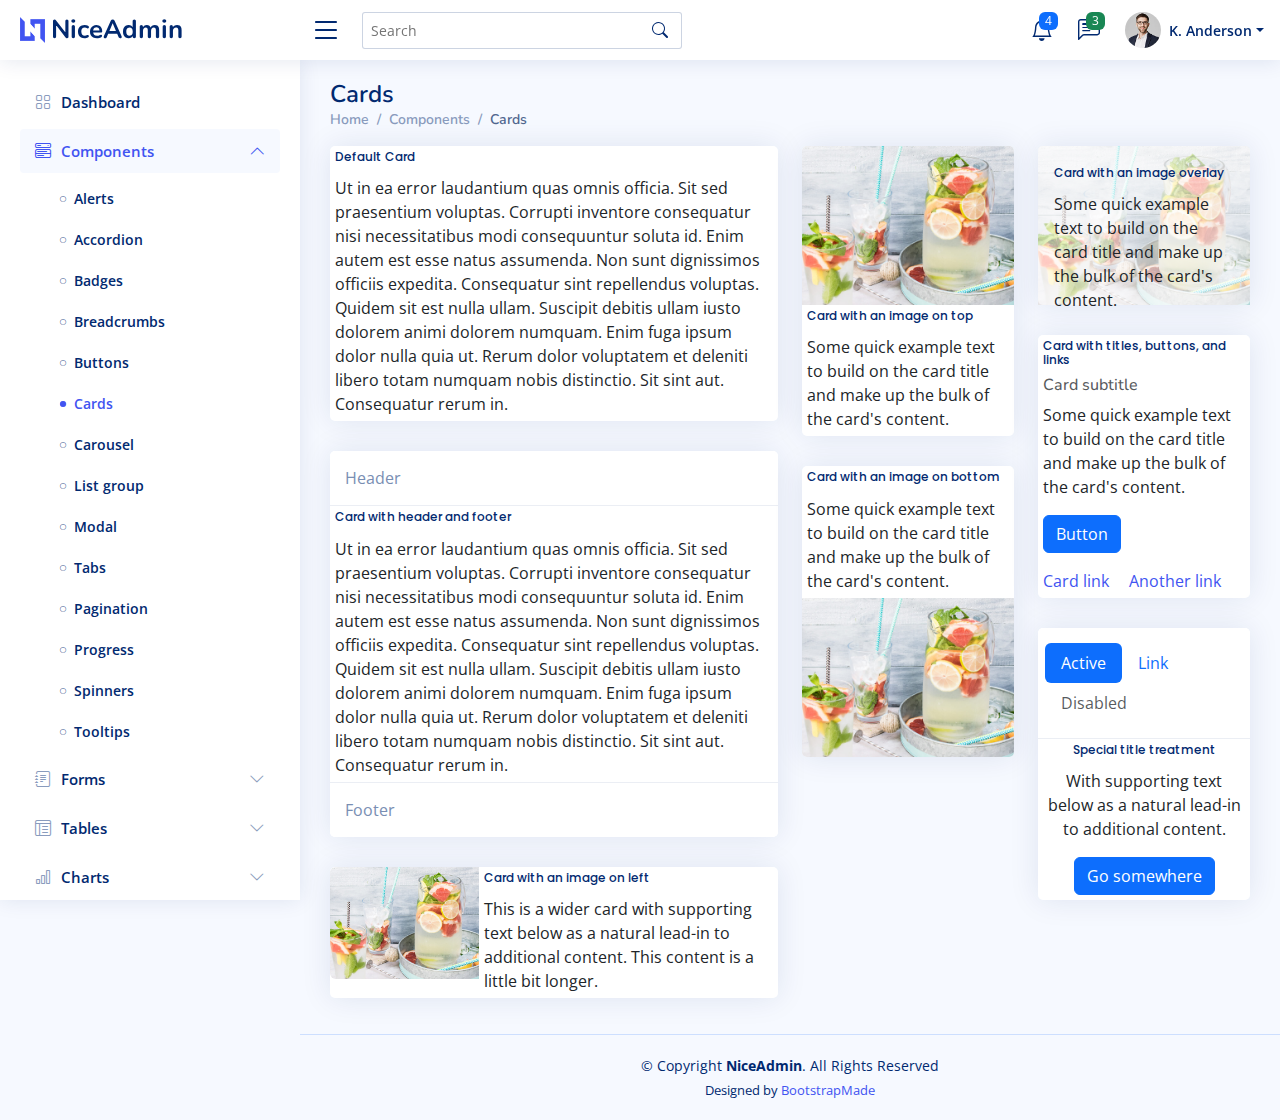
<file: components-cards.html>
<!DOCTYPE html>
<html lang="en">

<head>
  <meta charset="utf-8">
  <meta content="width=device-width, initial-scale=1.0" name="viewport">

  <title>Components / Cards - NiceAdmin Bootstrap Template</title>
  <meta content="" name="description">
  <meta content="" name="keywords">

  <!-- Favicons -->
  <link href="assets/img/favicon.png" rel="icon">
  <link href="assets/img/apple-touch-icon.png" rel="apple-touch-icon">

  <!-- Google Fonts -->
  <link href="https://fonts.gstatic.com" rel="preconnect">
  <link href="https://fonts.googleapis.com/css?family=Open+Sans:300,300i,400,400i,600,600i,700,700i|Nunito:300,300i,400,400i,600,600i,700,700i|Poppins:300,300i,400,400i,500,500i,600,600i,700,700i" rel="stylesheet">

  <!-- Vendor CSS Files -->
  <link href="assets/vendor/bootstrap/css/bootstrap.min.css" rel="stylesheet">
  <link href="assets/vendor/bootstrap-icons/bootstrap-icons.css" rel="stylesheet">
  <link href="assets/vendor/boxicons/css/boxicons.min.css" rel="stylesheet">
  <link href="assets/vendor/quill/quill.snow.css" rel="stylesheet">
  <link href="assets/vendor/quill/quill.bubble.css" rel="stylesheet">
  <link href="assets/vendor/remixicon/remixicon.css" rel="stylesheet">
  <link href="assets/vendor/simple-datatables/style.css" rel="stylesheet">

  <!-- Template Main CSS File -->
  <link href="assets/css/style.css" rel="stylesheet">

  <!-- =======================================================
  * Template Name: NiceAdmin
  * Updated: Aug 30 2023 with Bootstrap v5.3.1
  * Template URL: https://bootstrapmade.com/nice-admin-bootstrap-admin-html-template/
  * Author: BootstrapMade.com
  * License: https://bootstrapmade.com/license/
  ======================================================== -->
</head>

<body>

  <!-- ======= Header ======= -->
  <header id="header" class="header fixed-top d-flex align-items-center">

    <div class="d-flex align-items-center justify-content-between">
      <a href="index.html" class="logo d-flex align-items-center">
        <img src="assets/img/logo.png" alt="">
        <span class="d-none d-lg-block">NiceAdmin</span>
      </a>
      <i class="bi bi-list toggle-sidebar-btn"></i>
    </div><!-- End Logo -->

    <div class="search-bar">
      <form class="search-form d-flex align-items-center" method="POST" action="#">
        <input type="text" name="query" placeholder="Search" title="Enter search keyword">
        <button type="submit" title="Search"><i class="bi bi-search"></i></button>
      </form>
    </div><!-- End Search Bar -->

    <nav class="header-nav ms-auto">
      <ul class="d-flex align-items-center">

        <li class="nav-item d-block d-lg-none">
          <a class="nav-link nav-icon search-bar-toggle " href="#">
            <i class="bi bi-search"></i>
          </a>
        </li><!-- End Search Icon-->

        <li class="nav-item dropdown">

          <a class="nav-link nav-icon" href="#" data-bs-toggle="dropdown">
            <i class="bi bi-bell"></i>
            <span class="badge bg-primary badge-number">4</span>
          </a><!-- End Notification Icon -->

          <ul class="dropdown-menu dropdown-menu-end dropdown-menu-arrow notifications">
            <li class="dropdown-header">
              You have 4 new notifications
              <a href="#"><span class="badge rounded-pill bg-primary p-2 ms-2">View all</span></a>
            </li>
            <li>
              <hr class="dropdown-divider">
            </li>

            <li class="notification-item">
              <i class="bi bi-exclamation-circle text-warning"></i>
              <div>
                <h4>Lorem Ipsum</h4>
                <p>Quae dolorem earum veritatis oditseno</p>
                <p>30 min. ago</p>
              </div>
            </li>

            <li>
              <hr class="dropdown-divider">
            </li>

            <li class="notification-item">
              <i class="bi bi-x-circle text-danger"></i>
              <div>
                <h4>Atque rerum nesciunt</h4>
                <p>Quae dolorem earum veritatis oditseno</p>
                <p>1 hr. ago</p>
              </div>
            </li>

            <li>
              <hr class="dropdown-divider">
            </li>

            <li class="notification-item">
              <i class="bi bi-check-circle text-success"></i>
              <div>
                <h4>Sit rerum fuga</h4>
                <p>Quae dolorem earum veritatis oditseno</p>
                <p>2 hrs. ago</p>
              </div>
            </li>

            <li>
              <hr class="dropdown-divider">
            </li>

            <li class="notification-item">
              <i class="bi bi-info-circle text-primary"></i>
              <div>
                <h4>Dicta reprehenderit</h4>
                <p>Quae dolorem earum veritatis oditseno</p>
                <p>4 hrs. ago</p>
              </div>
            </li>

            <li>
              <hr class="dropdown-divider">
            </li>
            <li class="dropdown-footer">
              <a href="#">Show all notifications</a>
            </li>

          </ul><!-- End Notification Dropdown Items -->

        </li><!-- End Notification Nav -->

        <li class="nav-item dropdown">

          <a class="nav-link nav-icon" href="#" data-bs-toggle="dropdown">
            <i class="bi bi-chat-left-text"></i>
            <span class="badge bg-success badge-number">3</span>
          </a><!-- End Messages Icon -->

          <ul class="dropdown-menu dropdown-menu-end dropdown-menu-arrow messages">
            <li class="dropdown-header">
              You have 3 new messages
              <a href="#"><span class="badge rounded-pill bg-primary p-2 ms-2">View all</span></a>
            </li>
            <li>
              <hr class="dropdown-divider">
            </li>

            <li class="message-item">
              <a href="#">
                <img src="assets/img/messages-1.jpg" alt="" class="rounded-circle">
                <div>
                  <h4>Maria Hudson</h4>
                  <p>Velit asperiores et ducimus soluta repudiandae labore officia est ut...</p>
                  <p>4 hrs. ago</p>
                </div>
              </a>
            </li>
            <li>
              <hr class="dropdown-divider">
            </li>

            <li class="message-item">
              <a href="#">
                <img src="assets/img/messages-2.jpg" alt="" class="rounded-circle">
                <div>
                  <h4>Anna Nelson</h4>
                  <p>Velit asperiores et ducimus soluta repudiandae labore officia est ut...</p>
                  <p>6 hrs. ago</p>
                </div>
              </a>
            </li>
            <li>
              <hr class="dropdown-divider">
            </li>

            <li class="message-item">
              <a href="#">
                <img src="assets/img/messages-3.jpg" alt="" class="rounded-circle">
                <div>
                  <h4>David Muldon</h4>
                  <p>Velit asperiores et ducimus soluta repudiandae labore officia est ut...</p>
                  <p>8 hrs. ago</p>
                </div>
              </a>
            </li>
            <li>
              <hr class="dropdown-divider">
            </li>

            <li class="dropdown-footer">
              <a href="#">Show all messages</a>
            </li>

          </ul><!-- End Messages Dropdown Items -->

        </li><!-- End Messages Nav -->

        <li class="nav-item dropdown pe-3">

          <a class="nav-link nav-profile d-flex align-items-center pe-0" href="#" data-bs-toggle="dropdown">
            <img src="assets/img/profile-img.jpg" alt="Profile" class="rounded-circle">
            <span class="d-none d-md-block dropdown-toggle ps-2">K. Anderson</span>
          </a><!-- End Profile Iamge Icon -->

          <ul class="dropdown-menu dropdown-menu-end dropdown-menu-arrow profile">
            <li class="dropdown-header">
              <h6>Kevin Anderson</h6>
              <span>Web Designer</span>
            </li>
            <li>
              <hr class="dropdown-divider">
            </li>

            <li>
              <a class="dropdown-item d-flex align-items-center" href="users-profile.html">
                <i class="bi bi-person"></i>
                <span>My Profile</span>
              </a>
            </li>
            <li>
              <hr class="dropdown-divider">
            </li>

            <li>
              <a class="dropdown-item d-flex align-items-center" href="users-profile.html">
                <i class="bi bi-gear"></i>
                <span>Account Settings</span>
              </a>
            </li>
            <li>
              <hr class="dropdown-divider">
            </li>

            <li>
              <a class="dropdown-item d-flex align-items-center" href="pages-faq.html">
                <i class="bi bi-question-circle"></i>
                <span>Need Help?</span>
              </a>
            </li>
            <li>
              <hr class="dropdown-divider">
            </li>

            <li>
              <a class="dropdown-item d-flex align-items-center" href="#">
                <i class="bi bi-box-arrow-right"></i>
                <span>Sign Out</span>
              </a>
            </li>

          </ul><!-- End Profile Dropdown Items -->
        </li><!-- End Profile Nav -->

      </ul>
    </nav><!-- End Icons Navigation -->

  </header><!-- End Header -->

  <!-- ======= Sidebar ======= -->
  <aside id="sidebar" class="sidebar">

    <ul class="sidebar-nav" id="sidebar-nav">

      <li class="nav-item">
        <a class="nav-link collapsed" href="index.html">
          <i class="bi bi-grid"></i>
          <span>Dashboard</span>
        </a>
      </li><!-- End Dashboard Nav -->

      <li class="nav-item">
        <a class="nav-link " data-bs-target="#components-nav" data-bs-toggle="collapse" href="#">
          <i class="bi bi-menu-button-wide"></i><span>Components</span><i class="bi bi-chevron-down ms-auto"></i>
        </a>
        <ul id="components-nav" class="nav-content collapse show" data-bs-parent="#sidebar-nav">
          <li>
            <a href="components-alerts.html">
              <i class="bi bi-circle"></i><span>Alerts</span>
            </a>
          </li>
          <li>
            <a href="components-accordion.html">
              <i class="bi bi-circle"></i><span>Accordion</span>
            </a>
          </li>
          <li>
            <a href="components-badges.html">
              <i class="bi bi-circle"></i><span>Badges</span>
            </a>
          </li>
          <li>
            <a href="components-breadcrumbs.html">
              <i class="bi bi-circle"></i><span>Breadcrumbs</span>
            </a>
          </li>
          <li>
            <a href="components-buttons.html">
              <i class="bi bi-circle"></i><span>Buttons</span>
            </a>
          </li>
          <li>
            <a href="components-cards.html" class="active">
              <i class="bi bi-circle"></i><span>Cards</span>
            </a>
          </li>
          <li>
            <a href="components-carousel.html">
              <i class="bi bi-circle"></i><span>Carousel</span>
            </a>
          </li>
          <li>
            <a href="components-list-group.html">
              <i class="bi bi-circle"></i><span>List group</span>
            </a>
          </li>
          <li>
            <a href="components-modal.html">
              <i class="bi bi-circle"></i><span>Modal</span>
            </a>
          </li>
          <li>
            <a href="components-tabs.html">
              <i class="bi bi-circle"></i><span>Tabs</span>
            </a>
          </li>
          <li>
            <a href="components-pagination.html">
              <i class="bi bi-circle"></i><span>Pagination</span>
            </a>
          </li>
          <li>
            <a href="components-progress.html">
              <i class="bi bi-circle"></i><span>Progress</span>
            </a>
          </li>
          <li>
            <a href="components-spinners.html">
              <i class="bi bi-circle"></i><span>Spinners</span>
            </a>
          </li>
          <li>
            <a href="components-tooltips.html">
              <i class="bi bi-circle"></i><span>Tooltips</span>
            </a>
          </li>
        </ul>
      </li><!-- End Components Nav -->

      <li class="nav-item">
        <a class="nav-link collapsed" data-bs-target="#forms-nav" data-bs-toggle="collapse" href="#">
          <i class="bi bi-journal-text"></i><span>Forms</span><i class="bi bi-chevron-down ms-auto"></i>
        </a>
        <ul id="forms-nav" class="nav-content collapse " data-bs-parent="#sidebar-nav">
          <li>
            <a href="forms-elements.html">
              <i class="bi bi-circle"></i><span>Form Elements</span>
            </a>
          </li>
          <li>
            <a href="forms-layouts.html">
              <i class="bi bi-circle"></i><span>Form Layouts</span>
            </a>
          </li>
          <li>
            <a href="forms-editors.html">
              <i class="bi bi-circle"></i><span>Form Editors</span>
            </a>
          </li>
          <li>
            <a href="forms-validation.html">
              <i class="bi bi-circle"></i><span>Form Validation</span>
            </a>
          </li>
        </ul>
      </li><!-- End Forms Nav -->

      <li class="nav-item">
        <a class="nav-link collapsed" data-bs-target="#tables-nav" data-bs-toggle="collapse" href="#">
          <i class="bi bi-layout-text-window-reverse"></i><span>Tables</span><i class="bi bi-chevron-down ms-auto"></i>
        </a>
        <ul id="tables-nav" class="nav-content collapse " data-bs-parent="#sidebar-nav">
          <li>
            <a href="tables-general.html">
              <i class="bi bi-circle"></i><span>General Tables</span>
            </a>
          </li>
          <li>
            <a href="tables-data.html">
              <i class="bi bi-circle"></i><span>Data Tables</span>
            </a>
          </li>
        </ul>
      </li><!-- End Tables Nav -->

      <li class="nav-item">
        <a class="nav-link collapsed" data-bs-target="#charts-nav" data-bs-toggle="collapse" href="#">
          <i class="bi bi-bar-chart"></i><span>Charts</span><i class="bi bi-chevron-down ms-auto"></i>
        </a>
        <ul id="charts-nav" class="nav-content collapse " data-bs-parent="#sidebar-nav">
          <li>
            <a href="charts-chartjs.html">
              <i class="bi bi-circle"></i><span>Chart.js</span>
            </a>
          </li>
          <li>
            <a href="charts-apexcharts.html">
              <i class="bi bi-circle"></i><span>ApexCharts</span>
            </a>
          </li>
          <li>
            <a href="charts-echarts.html">
              <i class="bi bi-circle"></i><span>ECharts</span>
            </a>
          </li>
        </ul>
      </li><!-- End Charts Nav -->

      <li class="nav-item">
        <a class="nav-link collapsed" data-bs-target="#icons-nav" data-bs-toggle="collapse" href="#">
          <i class="bi bi-gem"></i><span>Icons</span><i class="bi bi-chevron-down ms-auto"></i>
        </a>
        <ul id="icons-nav" class="nav-content collapse " data-bs-parent="#sidebar-nav">
          <li>
            <a href="icons-bootstrap.html">
              <i class="bi bi-circle"></i><span>Bootstrap Icons</span>
            </a>
          </li>
          <li>
            <a href="icons-remix.html">
              <i class="bi bi-circle"></i><span>Remix Icons</span>
            </a>
          </li>
          <li>
            <a href="icons-boxicons.html">
              <i class="bi bi-circle"></i><span>Boxicons</span>
            </a>
          </li>
        </ul>
      </li><!-- End Icons Nav -->

      <li class="nav-heading">Pages</li>

      <li class="nav-item">
        <a class="nav-link collapsed" href="users-profile.html">
          <i class="bi bi-person"></i>
          <span>Profile</span>
        </a>
      </li><!-- End Profile Page Nav -->

      <li class="nav-item">
        <a class="nav-link collapsed" href="pages-faq.html">
          <i class="bi bi-question-circle"></i>
          <span>F.A.Q</span>
        </a>
      </li><!-- End F.A.Q Page Nav -->

      <li class="nav-item">
        <a class="nav-link collapsed" href="pages-contact.html">
          <i class="bi bi-envelope"></i>
          <span>Contact</span>
        </a>
      </li><!-- End Contact Page Nav -->

      <li class="nav-item">
        <a class="nav-link collapsed" href="pages-register.html">
          <i class="bi bi-card-list"></i>
          <span>Register</span>
        </a>
      </li><!-- End Register Page Nav -->

      <li class="nav-item">
        <a class="nav-link collapsed" href="pages-login.html">
          <i class="bi bi-box-arrow-in-right"></i>
          <span>Login</span>
        </a>
      </li><!-- End Login Page Nav -->

      <li class="nav-item">
        <a class="nav-link collapsed" href="pages-error-404.html">
          <i class="bi bi-dash-circle"></i>
          <span>Error 404</span>
        </a>
      </li><!-- End Error 404 Page Nav -->

      <li class="nav-item">
        <a class="nav-link collapsed" href="pages-blank.html">
          <i class="bi bi-file-earmark"></i>
          <span>Blank</span>
        </a>
      </li><!-- End Blank Page Nav -->

    </ul>

  </aside><!-- End Sidebar-->

  <main id="main" class="main">

    <div class="pagetitle">
      <h1>Cards</h1>
      <nav>
        <ol class="breadcrumb">
          <li class="breadcrumb-item"><a href="index.html">Home</a></li>
          <li class="breadcrumb-item">Components</li>
          <li class="breadcrumb-item active">Cards</li>
        </ol>
      </nav>
    </div><!-- End Page Title -->

    <section class="section">
      <div class="row align-items-top">
        <div class="col-lg-6">

          <!-- Default Card -->
          <div class="card">
            <div class="card-body">
              <h5 class="card-title">Default Card</h5>
              Ut in ea error laudantium quas omnis officia. Sit sed praesentium voluptas. Corrupti inventore consequatur nisi necessitatibus modi consequuntur soluta id. Enim autem est esse natus assumenda. Non sunt dignissimos officiis expedita. Consequatur sint repellendus voluptas.
              Quidem sit est nulla ullam. Suscipit debitis ullam iusto dolorem animi dolorem numquam. Enim fuga ipsum dolor nulla quia ut.
              Rerum dolor voluptatem et deleniti libero totam numquam nobis distinctio. Sit sint aut. Consequatur rerum in.
            </div>
          </div><!-- End Default Card -->

          <!-- Card with header and footer -->
          <div class="card">
            <div class="card-header">Header</div>
            <div class="card-body">
              <h5 class="card-title">Card with header and footer</h5>
              Ut in ea error laudantium quas omnis officia. Sit sed praesentium voluptas. Corrupti inventore consequatur nisi necessitatibus modi consequuntur soluta id. Enim autem est esse natus assumenda. Non sunt dignissimos officiis expedita. Consequatur sint repellendus voluptas.
              Quidem sit est nulla ullam. Suscipit debitis ullam iusto dolorem animi dolorem numquam. Enim fuga ipsum dolor nulla quia ut.
              Rerum dolor voluptatem et deleniti libero totam numquam nobis distinctio. Sit sint aut. Consequatur rerum in.
            </div>
            <div class="card-footer">
              Footer
            </div>
          </div><!-- End Card with header and footer -->

          <!-- Card with an image on left -->
          <div class="card mb-3">
            <div class="row g-0">
              <div class="col-md-4">
                <img src="assets/img/card.jpg" class="img-fluid rounded-start" alt="...">
              </div>
              <div class="col-md-8">
                <div class="card-body">
                  <h5 class="card-title">Card with an image on left</h5>
                  <p class="card-text">This is a wider card with supporting text below as a natural lead-in to additional content. This content is a little bit longer.</p>
                </div>
              </div>
            </div>
          </div><!-- End Card with an image on left -->

        </div>

        <div class="col-lg-3">

          <!-- Card with an image on top -->
          <div class="card">
            <img src="assets/img/card.jpg" class="card-img-top" alt="...">
            <div class="card-body">
              <h5 class="card-title">Card with an image on top</h5>
              <p class="card-text">Some quick example text to build on the card title and make up the bulk of the card's content.</p>
            </div>
          </div><!-- End Card with an image on top -->

          <!-- Card with an image on bottom -->
          <div class="card">
            <div class="card-body">
              <h5 class="card-title">Card with an image on bottom</h5>
              <p class="card-text">Some quick example text to build on the card title and make up the bulk of the card's content.</p>
            </div>
            <img src="assets/img/card.jpg" class="card-img-bottom" alt="...">
          </div><!-- End Card with an image on bottom -->

        </div>

        <div class="col-lg-3">

          <!-- Card with an image overlay -->
          <div class="card">
            <img src="assets/img/card.jpg" class="card-img-top" alt="...">
            <div class="card-img-overlay">
              <h5 class="card-title">Card with an image overlay</h5>
              <p class="card-text">Some quick example text to build on the card title and make up the bulk of the card's content.</p>
            </div>
          </div><!-- End Card with an image overlay -->

          <!-- Card with titles, buttons, and links -->
          <div class="card">
            <div class="card-body">
              <h5 class="card-title">Card with titles, buttons, and links</h5>
              <h6 class="card-subtitle mb-2 text-muted">Card subtitle</h6>
              <p class="card-text">Some quick example text to build on the card title and make up the bulk of the card's content.</p>
              <p class="card-text"><a href="#" class="btn btn-primary">Button</a></p>
              <a href="#" class="card-link">Card link</a>
              <a href="#" class="card-link">Another link</a>
            </div>
          </div><!-- End Card with titles, buttons, and links -->

          <!-- Special title treatmen -->
          <div class="card text-center">
            <div class="card-header">
              <ul class="nav nav-pills card-header-pills">
                <li class="nav-item">
                  <a class="nav-link active" href="#">Active</a>
                </li>
                <li class="nav-item">
                  <a class="nav-link" href="#">Link</a>
                </li>
                <li class="nav-item">
                  <a class="nav-link disabled" href="#" tabindex="-1" aria-disabled="true">Disabled</a>
                </li>
              </ul>
            </div>
            <div class="card-body">
              <h5 class="card-title">Special title treatment</h5>
              <p class="card-text">With supporting text below as a natural lead-in to additional content.</p>
              <a href="#" class="btn btn-primary">Go somewhere</a>
            </div>
          </div><!-- End Special title treatmen -->

        </div>

      </div>
    </section>

  </main><!-- End #main -->

  <!-- ======= Footer ======= -->
  <footer id="footer" class="footer">
    <div class="copyright">
      &copy; Copyright <strong><span>NiceAdmin</span></strong>. All Rights Reserved
    </div>
    <div class="credits">
      <!-- All the links in the footer should remain intact. -->
      <!-- You can delete the links only if you purchased the pro version. -->
      <!-- Licensing information: https://bootstrapmade.com/license/ -->
      <!-- Purchase the pro version with working PHP/AJAX contact form: https://bootstrapmade.com/nice-admin-bootstrap-admin-html-template/ -->
      Designed by <a href="https://bootstrapmade.com/">BootstrapMade</a>
    </div>
  </footer><!-- End Footer -->

  <a href="#" class="back-to-top d-flex align-items-center justify-content-center"><i class="bi bi-arrow-up-short"></i></a>

  <!-- Vendor JS Files -->
  <script src="assets/vendor/apexcharts/apexcharts.min.js"></script>
  <script src="assets/vendor/bootstrap/js/bootstrap.bundle.min.js"></script>
  <script src="assets/vendor/chart.js/chart.umd.js"></script>
  <script src="assets/vendor/echarts/echarts.min.js"></script>
  <script src="assets/vendor/quill/quill.min.js"></script>
  <script src="assets/vendor/simple-datatables/simple-datatables.js"></script>
  <script src="assets/vendor/tinymce/tinymce.min.js"></script>
  <script src="assets/vendor/php-email-form/validate.js"></script>

  <!-- Template Main JS File -->
  <script src="assets/js/main.js"></script>

</body>

</html>
</file>
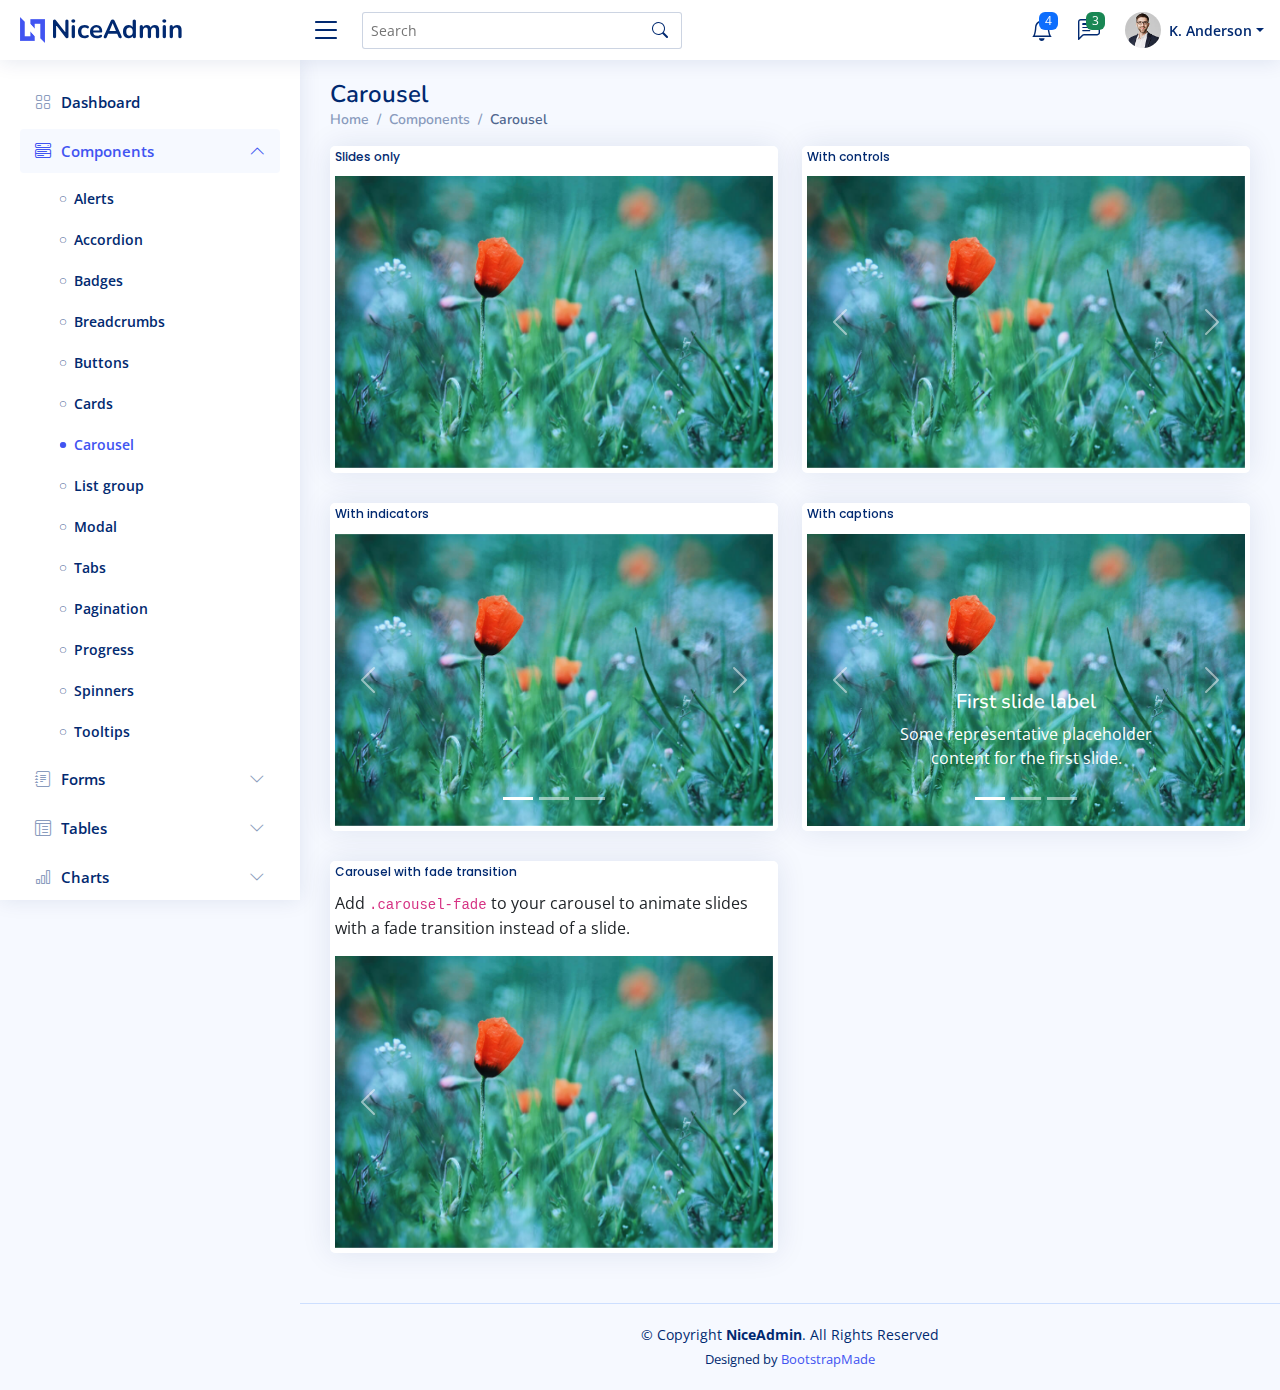
<file: components-carousel.html>
<!DOCTYPE html>
<html lang="en">

<head>
  <meta charset="utf-8">
  <meta content="width=device-width, initial-scale=1.0" name="viewport">

  <title>Components / Carousel - NiceAdmin Bootstrap Template</title>
  <meta content="" name="description">
  <meta content="" name="keywords">

  <!-- Favicons -->
  <link href="assets/img/favicon.png" rel="icon">
  <link href="assets/img/apple-touch-icon.png" rel="apple-touch-icon">

  <!-- Google Fonts -->
  <link href="https://fonts.gstatic.com" rel="preconnect">
  <link href="https://fonts.googleapis.com/css?family=Open+Sans:300,300i,400,400i,600,600i,700,700i|Nunito:300,300i,400,400i,600,600i,700,700i|Poppins:300,300i,400,400i,500,500i,600,600i,700,700i" rel="stylesheet">

  <!-- Vendor CSS Files -->
  <link href="assets/vendor/bootstrap/css/bootstrap.min.css" rel="stylesheet">
  <link href="assets/vendor/bootstrap-icons/bootstrap-icons.css" rel="stylesheet">
  <link href="assets/vendor/boxicons/css/boxicons.min.css" rel="stylesheet">
  <link href="assets/vendor/quill/quill.snow.css" rel="stylesheet">
  <link href="assets/vendor/quill/quill.bubble.css" rel="stylesheet">
  <link href="assets/vendor/remixicon/remixicon.css" rel="stylesheet">
  <link href="assets/vendor/simple-datatables/style.css" rel="stylesheet">

  <!-- Template Main CSS File -->
  <link href="assets/css/style.css" rel="stylesheet">

  <!-- =======================================================
  * Template Name: NiceAdmin
  * Updated: Aug 30 2023 with Bootstrap v5.3.1
  * Template URL: https://bootstrapmade.com/nice-admin-bootstrap-admin-html-template/
  * Author: BootstrapMade.com
  * License: https://bootstrapmade.com/license/
  ======================================================== -->
</head>

<body>

  <!-- ======= Header ======= -->
  <header id="header" class="header fixed-top d-flex align-items-center">

    <div class="d-flex align-items-center justify-content-between">
      <a href="index.html" class="logo d-flex align-items-center">
        <img src="assets/img/logo.png" alt="">
        <span class="d-none d-lg-block">NiceAdmin</span>
      </a>
      <i class="bi bi-list toggle-sidebar-btn"></i>
    </div><!-- End Logo -->

    <div class="search-bar">
      <form class="search-form d-flex align-items-center" method="POST" action="#">
        <input type="text" name="query" placeholder="Search" title="Enter search keyword">
        <button type="submit" title="Search"><i class="bi bi-search"></i></button>
      </form>
    </div><!-- End Search Bar -->

    <nav class="header-nav ms-auto">
      <ul class="d-flex align-items-center">

        <li class="nav-item d-block d-lg-none">
          <a class="nav-link nav-icon search-bar-toggle " href="#">
            <i class="bi bi-search"></i>
          </a>
        </li><!-- End Search Icon-->

        <li class="nav-item dropdown">

          <a class="nav-link nav-icon" href="#" data-bs-toggle="dropdown">
            <i class="bi bi-bell"></i>
            <span class="badge bg-primary badge-number">4</span>
          </a><!-- End Notification Icon -->

          <ul class="dropdown-menu dropdown-menu-end dropdown-menu-arrow notifications">
            <li class="dropdown-header">
              You have 4 new notifications
              <a href="#"><span class="badge rounded-pill bg-primary p-2 ms-2">View all</span></a>
            </li>
            <li>
              <hr class="dropdown-divider">
            </li>

            <li class="notification-item">
              <i class="bi bi-exclamation-circle text-warning"></i>
              <div>
                <h4>Lorem Ipsum</h4>
                <p>Quae dolorem earum veritatis oditseno</p>
                <p>30 min. ago</p>
              </div>
            </li>

            <li>
              <hr class="dropdown-divider">
            </li>

            <li class="notification-item">
              <i class="bi bi-x-circle text-danger"></i>
              <div>
                <h4>Atque rerum nesciunt</h4>
                <p>Quae dolorem earum veritatis oditseno</p>
                <p>1 hr. ago</p>
              </div>
            </li>

            <li>
              <hr class="dropdown-divider">
            </li>

            <li class="notification-item">
              <i class="bi bi-check-circle text-success"></i>
              <div>
                <h4>Sit rerum fuga</h4>
                <p>Quae dolorem earum veritatis oditseno</p>
                <p>2 hrs. ago</p>
              </div>
            </li>

            <li>
              <hr class="dropdown-divider">
            </li>

            <li class="notification-item">
              <i class="bi bi-info-circle text-primary"></i>
              <div>
                <h4>Dicta reprehenderit</h4>
                <p>Quae dolorem earum veritatis oditseno</p>
                <p>4 hrs. ago</p>
              </div>
            </li>

            <li>
              <hr class="dropdown-divider">
            </li>
            <li class="dropdown-footer">
              <a href="#">Show all notifications</a>
            </li>

          </ul><!-- End Notification Dropdown Items -->

        </li><!-- End Notification Nav -->

        <li class="nav-item dropdown">

          <a class="nav-link nav-icon" href="#" data-bs-toggle="dropdown">
            <i class="bi bi-chat-left-text"></i>
            <span class="badge bg-success badge-number">3</span>
          </a><!-- End Messages Icon -->

          <ul class="dropdown-menu dropdown-menu-end dropdown-menu-arrow messages">
            <li class="dropdown-header">
              You have 3 new messages
              <a href="#"><span class="badge rounded-pill bg-primary p-2 ms-2">View all</span></a>
            </li>
            <li>
              <hr class="dropdown-divider">
            </li>

            <li class="message-item">
              <a href="#">
                <img src="assets/img/messages-1.jpg" alt="" class="rounded-circle">
                <div>
                  <h4>Maria Hudson</h4>
                  <p>Velit asperiores et ducimus soluta repudiandae labore officia est ut...</p>
                  <p>4 hrs. ago</p>
                </div>
              </a>
            </li>
            <li>
              <hr class="dropdown-divider">
            </li>

            <li class="message-item">
              <a href="#">
                <img src="assets/img/messages-2.jpg" alt="" class="rounded-circle">
                <div>
                  <h4>Anna Nelson</h4>
                  <p>Velit asperiores et ducimus soluta repudiandae labore officia est ut...</p>
                  <p>6 hrs. ago</p>
                </div>
              </a>
            </li>
            <li>
              <hr class="dropdown-divider">
            </li>

            <li class="message-item">
              <a href="#">
                <img src="assets/img/messages-3.jpg" alt="" class="rounded-circle">
                <div>
                  <h4>David Muldon</h4>
                  <p>Velit asperiores et ducimus soluta repudiandae labore officia est ut...</p>
                  <p>8 hrs. ago</p>
                </div>
              </a>
            </li>
            <li>
              <hr class="dropdown-divider">
            </li>

            <li class="dropdown-footer">
              <a href="#">Show all messages</a>
            </li>

          </ul><!-- End Messages Dropdown Items -->

        </li><!-- End Messages Nav -->

        <li class="nav-item dropdown pe-3">

          <a class="nav-link nav-profile d-flex align-items-center pe-0" href="#" data-bs-toggle="dropdown">
            <img src="assets/img/profile-img.jpg" alt="Profile" class="rounded-circle">
            <span class="d-none d-md-block dropdown-toggle ps-2">K. Anderson</span>
          </a><!-- End Profile Iamge Icon -->

          <ul class="dropdown-menu dropdown-menu-end dropdown-menu-arrow profile">
            <li class="dropdown-header">
              <h6>Kevin Anderson</h6>
              <span>Web Designer</span>
            </li>
            <li>
              <hr class="dropdown-divider">
            </li>

            <li>
              <a class="dropdown-item d-flex align-items-center" href="users-profile.html">
                <i class="bi bi-person"></i>
                <span>My Profile</span>
              </a>
            </li>
            <li>
              <hr class="dropdown-divider">
            </li>

            <li>
              <a class="dropdown-item d-flex align-items-center" href="users-profile.html">
                <i class="bi bi-gear"></i>
                <span>Account Settings</span>
              </a>
            </li>
            <li>
              <hr class="dropdown-divider">
            </li>

            <li>
              <a class="dropdown-item d-flex align-items-center" href="pages-faq.html">
                <i class="bi bi-question-circle"></i>
                <span>Need Help?</span>
              </a>
            </li>
            <li>
              <hr class="dropdown-divider">
            </li>

            <li>
              <a class="dropdown-item d-flex align-items-center" href="#">
                <i class="bi bi-box-arrow-right"></i>
                <span>Sign Out</span>
              </a>
            </li>

          </ul><!-- End Profile Dropdown Items -->
        </li><!-- End Profile Nav -->

      </ul>
    </nav><!-- End Icons Navigation -->

  </header><!-- End Header -->

  <!-- ======= Sidebar ======= -->
  <aside id="sidebar" class="sidebar">

    <ul class="sidebar-nav" id="sidebar-nav">

      <li class="nav-item">
        <a class="nav-link collapsed" href="index.html">
          <i class="bi bi-grid"></i>
          <span>Dashboard</span>
        </a>
      </li><!-- End Dashboard Nav -->

      <li class="nav-item">
        <a class="nav-link " data-bs-target="#components-nav" data-bs-toggle="collapse" href="#">
          <i class="bi bi-menu-button-wide"></i><span>Components</span><i class="bi bi-chevron-down ms-auto"></i>
        </a>
        <ul id="components-nav" class="nav-content collapse show" data-bs-parent="#sidebar-nav">
          <li>
            <a href="components-alerts.html">
              <i class="bi bi-circle"></i><span>Alerts</span>
            </a>
          </li>
          <li>
            <a href="components-accordion.html">
              <i class="bi bi-circle"></i><span>Accordion</span>
            </a>
          </li>
          <li>
            <a href="components-badges.html">
              <i class="bi bi-circle"></i><span>Badges</span>
            </a>
          </li>
          <li>
            <a href="components-breadcrumbs.html">
              <i class="bi bi-circle"></i><span>Breadcrumbs</span>
            </a>
          </li>
          <li>
            <a href="components-buttons.html">
              <i class="bi bi-circle"></i><span>Buttons</span>
            </a>
          </li>
          <li>
            <a href="components-cards.html">
              <i class="bi bi-circle"></i><span>Cards</span>
            </a>
          </li>
          <li>
            <a href="components-carousel.html" class="active">
              <i class="bi bi-circle"></i><span>Carousel</span>
            </a>
          </li>
          <li>
            <a href="components-list-group.html">
              <i class="bi bi-circle"></i><span>List group</span>
            </a>
          </li>
          <li>
            <a href="components-modal.html">
              <i class="bi bi-circle"></i><span>Modal</span>
            </a>
          </li>
          <li>
            <a href="components-tabs.html">
              <i class="bi bi-circle"></i><span>Tabs</span>
            </a>
          </li>
          <li>
            <a href="components-pagination.html">
              <i class="bi bi-circle"></i><span>Pagination</span>
            </a>
          </li>
          <li>
            <a href="components-progress.html">
              <i class="bi bi-circle"></i><span>Progress</span>
            </a>
          </li>
          <li>
            <a href="components-spinners.html">
              <i class="bi bi-circle"></i><span>Spinners</span>
            </a>
          </li>
          <li>
            <a href="components-tooltips.html">
              <i class="bi bi-circle"></i><span>Tooltips</span>
            </a>
          </li>
        </ul>
      </li><!-- End Components Nav -->

      <li class="nav-item">
        <a class="nav-link collapsed" data-bs-target="#forms-nav" data-bs-toggle="collapse" href="#">
          <i class="bi bi-journal-text"></i><span>Forms</span><i class="bi bi-chevron-down ms-auto"></i>
        </a>
        <ul id="forms-nav" class="nav-content collapse " data-bs-parent="#sidebar-nav">
          <li>
            <a href="forms-elements.html">
              <i class="bi bi-circle"></i><span>Form Elements</span>
            </a>
          </li>
          <li>
            <a href="forms-layouts.html">
              <i class="bi bi-circle"></i><span>Form Layouts</span>
            </a>
          </li>
          <li>
            <a href="forms-editors.html">
              <i class="bi bi-circle"></i><span>Form Editors</span>
            </a>
          </li>
          <li>
            <a href="forms-validation.html">
              <i class="bi bi-circle"></i><span>Form Validation</span>
            </a>
          </li>
        </ul>
      </li><!-- End Forms Nav -->

      <li class="nav-item">
        <a class="nav-link collapsed" data-bs-target="#tables-nav" data-bs-toggle="collapse" href="#">
          <i class="bi bi-layout-text-window-reverse"></i><span>Tables</span><i class="bi bi-chevron-down ms-auto"></i>
        </a>
        <ul id="tables-nav" class="nav-content collapse " data-bs-parent="#sidebar-nav">
          <li>
            <a href="tables-general.html">
              <i class="bi bi-circle"></i><span>General Tables</span>
            </a>
          </li>
          <li>
            <a href="tables-data.html">
              <i class="bi bi-circle"></i><span>Data Tables</span>
            </a>
          </li>
        </ul>
      </li><!-- End Tables Nav -->

      <li class="nav-item">
        <a class="nav-link collapsed" data-bs-target="#charts-nav" data-bs-toggle="collapse" href="#">
          <i class="bi bi-bar-chart"></i><span>Charts</span><i class="bi bi-chevron-down ms-auto"></i>
        </a>
        <ul id="charts-nav" class="nav-content collapse " data-bs-parent="#sidebar-nav">
          <li>
            <a href="charts-chartjs.html">
              <i class="bi bi-circle"></i><span>Chart.js</span>
            </a>
          </li>
          <li>
            <a href="charts-apexcharts.html">
              <i class="bi bi-circle"></i><span>ApexCharts</span>
            </a>
          </li>
          <li>
            <a href="charts-echarts.html">
              <i class="bi bi-circle"></i><span>ECharts</span>
            </a>
          </li>
        </ul>
      </li><!-- End Charts Nav -->

      <li class="nav-item">
        <a class="nav-link collapsed" data-bs-target="#icons-nav" data-bs-toggle="collapse" href="#">
          <i class="bi bi-gem"></i><span>Icons</span><i class="bi bi-chevron-down ms-auto"></i>
        </a>
        <ul id="icons-nav" class="nav-content collapse " data-bs-parent="#sidebar-nav">
          <li>
            <a href="icons-bootstrap.html">
              <i class="bi bi-circle"></i><span>Bootstrap Icons</span>
            </a>
          </li>
          <li>
            <a href="icons-remix.html">
              <i class="bi bi-circle"></i><span>Remix Icons</span>
            </a>
          </li>
          <li>
            <a href="icons-boxicons.html">
              <i class="bi bi-circle"></i><span>Boxicons</span>
            </a>
          </li>
        </ul>
      </li><!-- End Icons Nav -->

      <li class="nav-heading">Pages</li>

      <li class="nav-item">
        <a class="nav-link collapsed" href="users-profile.html">
          <i class="bi bi-person"></i>
          <span>Profile</span>
        </a>
      </li><!-- End Profile Page Nav -->

      <li class="nav-item">
        <a class="nav-link collapsed" href="pages-faq.html">
          <i class="bi bi-question-circle"></i>
          <span>F.A.Q</span>
        </a>
      </li><!-- End F.A.Q Page Nav -->

      <li class="nav-item">
        <a class="nav-link collapsed" href="pages-contact.html">
          <i class="bi bi-envelope"></i>
          <span>Contact</span>
        </a>
      </li><!-- End Contact Page Nav -->

      <li class="nav-item">
        <a class="nav-link collapsed" href="pages-register.html">
          <i class="bi bi-card-list"></i>
          <span>Register</span>
        </a>
      </li><!-- End Register Page Nav -->

      <li class="nav-item">
        <a class="nav-link collapsed" href="pages-login.html">
          <i class="bi bi-box-arrow-in-right"></i>
          <span>Login</span>
        </a>
      </li><!-- End Login Page Nav -->

      <li class="nav-item">
        <a class="nav-link collapsed" href="pages-error-404.html">
          <i class="bi bi-dash-circle"></i>
          <span>Error 404</span>
        </a>
      </li><!-- End Error 404 Page Nav -->

      <li class="nav-item">
        <a class="nav-link collapsed" href="pages-blank.html">
          <i class="bi bi-file-earmark"></i>
          <span>Blank</span>
        </a>
      </li><!-- End Blank Page Nav -->

    </ul>

  </aside><!-- End Sidebar-->

  <main id="main" class="main">

    <div class="pagetitle">
      <h1>Carousel</h1>
      <nav>
        <ol class="breadcrumb">
          <li class="breadcrumb-item"><a href="index.html">Home</a></li>
          <li class="breadcrumb-item">Components</li>
          <li class="breadcrumb-item active">Carousel</li>
        </ol>
      </nav>
    </div><!-- End Page Title -->

    <section class="section">
      <div class="row">
        <div class="col-lg-6">

          <div class="card">
            <div class="card-body">
              <h5 class="card-title">Slides only</h5>

              <!-- Slides only carousel -->
              <div id="carouselExampleSlidesOnly" class="carousel slide" data-bs-ride="carousel">
                <div class="carousel-inner">
                  <div class="carousel-item active">
                    <img src="assets/img/slides-1.jpg" class="d-block w-100" alt="...">
                  </div>
                  <div class="carousel-item">
                    <img src="assets/img/slides-2.jpg" class="d-block w-100" alt="...">
                  </div>
                  <div class="carousel-item">
                    <img src="assets/img/slides-3.jpg" class="d-block w-100" alt="...">
                  </div>
                </div>
              </div><!-- End Slides only carousel-->

            </div>
          </div>

          <div class="card">
            <div class="card-body">
              <h5 class="card-title">With indicators</h5>

              <!-- Slides with indicators -->
              <div id="carouselExampleIndicators" class="carousel slide" data-bs-ride="carousel">
                <div class="carousel-indicators">
                  <button type="button" data-bs-target="#carouselExampleIndicators" data-bs-slide-to="0" class="active" aria-current="true" aria-label="Slide 1"></button>
                  <button type="button" data-bs-target="#carouselExampleIndicators" data-bs-slide-to="1" aria-label="Slide 2"></button>
                  <button type="button" data-bs-target="#carouselExampleIndicators" data-bs-slide-to="2" aria-label="Slide 3"></button>
                </div>
                <div class="carousel-inner">
                  <div class="carousel-item active">
                    <img src="assets/img/slides-1.jpg" class="d-block w-100" alt="...">
                  </div>
                  <div class="carousel-item">
                    <img src="assets/img/slides-2.jpg" class="d-block w-100" alt="...">
                  </div>
                  <div class="carousel-item">
                    <img src="assets/img/slides-3.jpg" class="d-block w-100" alt="...">
                  </div>
                </div>

                <button class="carousel-control-prev" type="button" data-bs-target="#carouselExampleIndicators" data-bs-slide="prev">
                  <span class="carousel-control-prev-icon" aria-hidden="true"></span>
                  <span class="visually-hidden">Previous</span>
                </button>
                <button class="carousel-control-next" type="button" data-bs-target="#carouselExampleIndicators" data-bs-slide="next">
                  <span class="carousel-control-next-icon" aria-hidden="true"></span>
                  <span class="visually-hidden">Next</span>
                </button>

              </div><!-- End Slides with indicators -->

            </div>
          </div>

          <div class="card">
            <div class="card-body">
              <h5 class="card-title">Carousel with fade transition</h5>
              <p>Add <code>.carousel-fade</code> to your carousel to animate slides with a fade transition instead of a slide.</p>

              <!-- Slides with fade transition -->
              <div id="carouselExampleFade" class="carousel slide carousel-fade" data-bs-ride="carousel">
                <div class="carousel-inner">
                  <div class="carousel-item active">
                    <img src="assets/img/slides-1.jpg" class="d-block w-100" alt="...">
                  </div>
                  <div class="carousel-item">
                    <img src="assets/img/slides-2.jpg" class="d-block w-100" alt="...">
                  </div>
                  <div class="carousel-item">
                    <img src="assets/img/slides-3.jpg" class="d-block w-100" alt="...">
                  </div>
                </div>

                <button class="carousel-control-prev" type="button" data-bs-target="#carouselExampleFade" data-bs-slide="prev">
                  <span class="carousel-control-prev-icon" aria-hidden="true"></span>
                  <span class="visually-hidden">Previous</span>
                </button>
                <button class="carousel-control-next" type="button" data-bs-target="#carouselExampleFade" data-bs-slide="next">
                  <span class="carousel-control-next-icon" aria-hidden="true"></span>
                  <span class="visually-hidden">Next</span>
                </button>

              </div><!-- End Slides with fade transition -->

            </div>
          </div>

        </div>

        <div class="col-lg-6">

          <div class="card">
            <div class="card-body">
              <h5 class="card-title">With controls</h5>

              <!-- Slides with controls -->
              <div id="carouselExampleControls" class="carousel slide" data-bs-ride="carousel">
                <div class="carousel-inner">
                  <div class="carousel-item active">
                    <img src="assets/img/slides-1.jpg" class="d-block w-100" alt="...">
                  </div>
                  <div class="carousel-item">
                    <img src="assets/img/slides-2.jpg" class="d-block w-100" alt="...">
                  </div>
                  <div class="carousel-item">
                    <img src="assets/img/slides-3.jpg" class="d-block w-100" alt="...">
                  </div>
                </div>

                <button class="carousel-control-prev" type="button" data-bs-target="#carouselExampleControls" data-bs-slide="prev">
                  <span class="carousel-control-prev-icon" aria-hidden="true"></span>
                  <span class="visually-hidden">Previous</span>
                </button>
                <button class="carousel-control-next" type="button" data-bs-target="#carouselExampleControls" data-bs-slide="next">
                  <span class="carousel-control-next-icon" aria-hidden="true"></span>
                  <span class="visually-hidden">Next</span>
                </button>

              </div><!-- End Slides with controls -->

            </div>
          </div>

          <div class="card">
            <div class="card-body">
              <h5 class="card-title">With captions</h5>

              <!-- Slides with captions -->
              <div id="carouselExampleCaptions" class="carousel slide" data-bs-ride="carousel">
                <div class="carousel-indicators">
                  <button type="button" data-bs-target="#carouselExampleCaptions" data-bs-slide-to="0" class="active" aria-current="true" aria-label="Slide 1"></button>
                  <button type="button" data-bs-target="#carouselExampleCaptions" data-bs-slide-to="1" aria-label="Slide 2"></button>
                  <button type="button" data-bs-target="#carouselExampleCaptions" data-bs-slide-to="2" aria-label="Slide 3"></button>
                </div>
                <div class="carousel-inner">
                  <div class="carousel-item active">
                    <img src="assets/img/slides-1.jpg" class="d-block w-100" alt="...">
                    <div class="carousel-caption d-none d-md-block">
                      <h5>First slide label</h5>
                      <p>Some representative placeholder content for the first slide.</p>
                    </div>
                  </div>
                  <div class="carousel-item">
                    <img src="assets/img/slides-2.jpg" class="d-block w-100" alt="...">
                    <div class="carousel-caption d-none d-md-block">
                      <h5>Second slide label</h5>
                      <p>Some representative placeholder content for the second slide.</p>
                    </div>
                  </div>
                  <div class="carousel-item">
                    <img src="assets/img/slides-3.jpg" class="d-block w-100" alt="...">
                    <div class="carousel-caption d-none d-md-block">
                      <h5>Third slide label</h5>
                      <p>Some representative placeholder content for the third slide.</p>
                    </div>
                  </div>
                </div>

                <button class="carousel-control-prev" type="button" data-bs-target="#carouselExampleCaptions" data-bs-slide="prev">
                  <span class="carousel-control-prev-icon" aria-hidden="true"></span>
                  <span class="visually-hidden">Previous</span>
                </button>
                <button class="carousel-control-next" type="button" data-bs-target="#carouselExampleCaptions" data-bs-slide="next">
                  <span class="carousel-control-next-icon" aria-hidden="true"></span>
                  <span class="visually-hidden">Next</span>
                </button>

              </div><!-- End Slides with captions -->

            </div>
          </div>

        </div>
      </div>
    </section>

  </main><!-- End #main -->

  <!-- ======= Footer ======= -->
  <footer id="footer" class="footer">
    <div class="copyright">
      &copy; Copyright <strong><span>NiceAdmin</span></strong>. All Rights Reserved
    </div>
    <div class="credits">
      <!-- All the links in the footer should remain intact. -->
      <!-- You can delete the links only if you purchased the pro version. -->
      <!-- Licensing information: https://bootstrapmade.com/license/ -->
      <!-- Purchase the pro version with working PHP/AJAX contact form: https://bootstrapmade.com/nice-admin-bootstrap-admin-html-template/ -->
      Designed by <a href="https://bootstrapmade.com/">BootstrapMade</a>
    </div>
  </footer><!-- End Footer -->

  <a href="#" class="back-to-top d-flex align-items-center justify-content-center"><i class="bi bi-arrow-up-short"></i></a>

  <!-- Vendor JS Files -->
  <script src="assets/vendor/apexcharts/apexcharts.min.js"></script>
  <script src="assets/vendor/bootstrap/js/bootstrap.bundle.min.js"></script>
  <script src="assets/vendor/chart.js/chart.umd.js"></script>
  <script src="assets/vendor/echarts/echarts.min.js"></script>
  <script src="assets/vendor/quill/quill.min.js"></script>
  <script src="assets/vendor/simple-datatables/simple-datatables.js"></script>
  <script src="assets/vendor/tinymce/tinymce.min.js"></script>
  <script src="assets/vendor/php-email-form/validate.js"></script>

  <!-- Template Main JS File -->
  <script src="assets/js/main.js"></script>

</body>

</html>
</file>
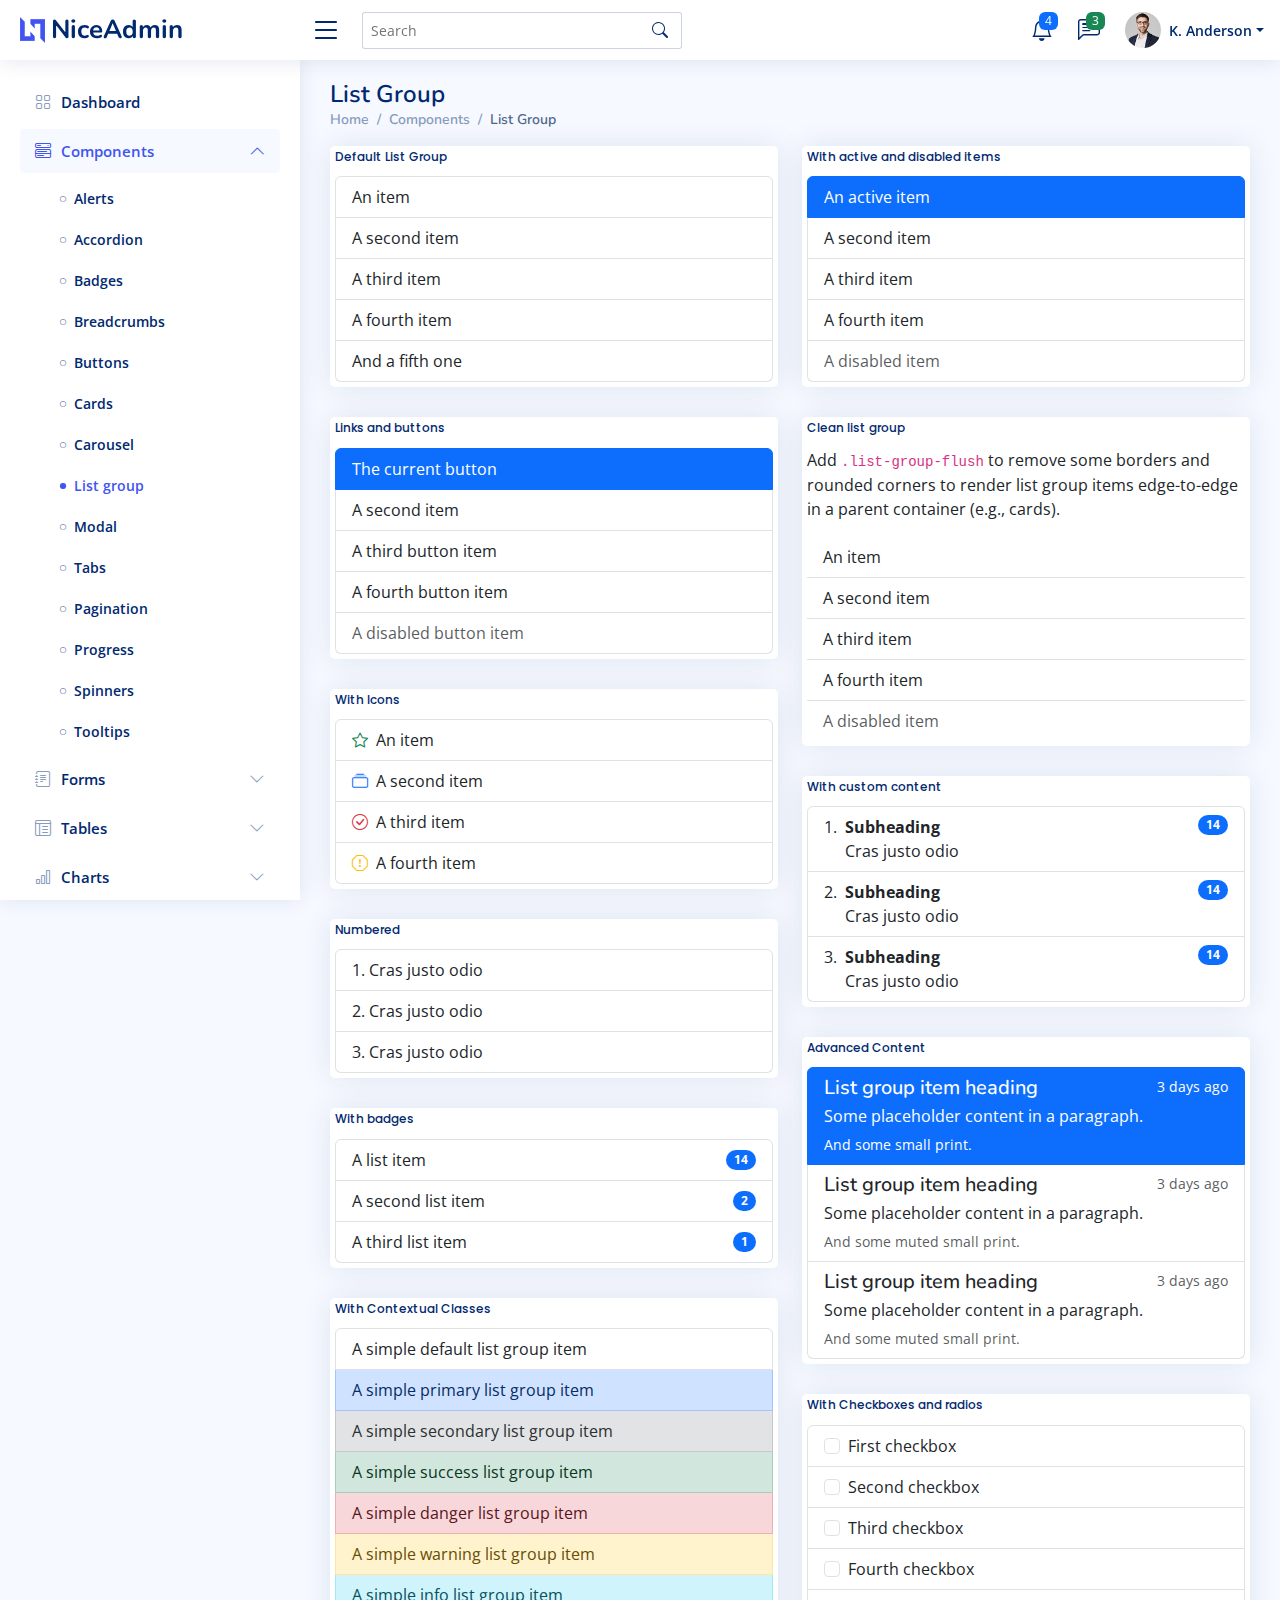
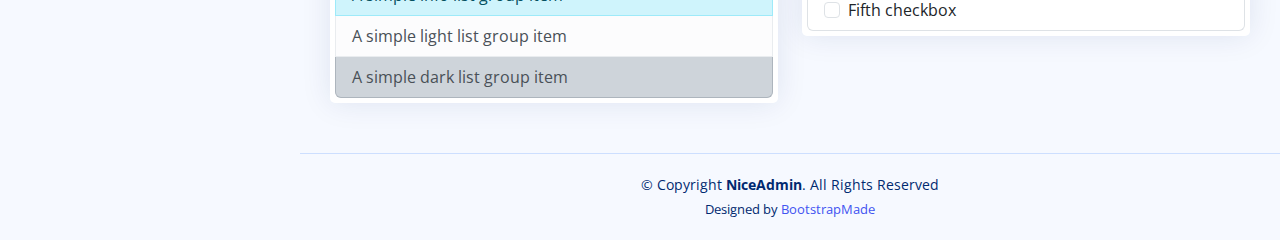
<file: components-list-group.html>
<!DOCTYPE html>
<html lang="en">

<head>
  <meta charset="utf-8">
  <meta content="width=device-width, initial-scale=1.0" name="viewport">

  <title>Components / List Group - NiceAdmin Bootstrap Template</title>
  <meta content="" name="description">
  <meta content="" name="keywords">

  <!-- Favicons -->
  <link href="assets/img/favicon.png" rel="icon">
  <link href="assets/img/apple-touch-icon.png" rel="apple-touch-icon">

  <!-- Google Fonts -->
  <link href="https://fonts.gstatic.com" rel="preconnect">
  <link href="https://fonts.googleapis.com/css?family=Open+Sans:300,300i,400,400i,600,600i,700,700i|Nunito:300,300i,400,400i,600,600i,700,700i|Poppins:300,300i,400,400i,500,500i,600,600i,700,700i" rel="stylesheet">

  <!-- Vendor CSS Files -->
  <link href="assets/vendor/bootstrap/css/bootstrap.min.css" rel="stylesheet">
  <link href="assets/vendor/bootstrap-icons/bootstrap-icons.css" rel="stylesheet">
  <link href="assets/vendor/boxicons/css/boxicons.min.css" rel="stylesheet">
  <link href="assets/vendor/quill/quill.snow.css" rel="stylesheet">
  <link href="assets/vendor/quill/quill.bubble.css" rel="stylesheet">
  <link href="assets/vendor/remixicon/remixicon.css" rel="stylesheet">
  <link href="assets/vendor/simple-datatables/style.css" rel="stylesheet">

  <!-- Template Main CSS File -->
  <link href="assets/css/style.css" rel="stylesheet">

  <!-- =======================================================
  * Template Name: NiceAdmin
  * Updated: Aug 30 2023 with Bootstrap v5.3.1
  * Template URL: https://bootstrapmade.com/nice-admin-bootstrap-admin-html-template/
  * Author: BootstrapMade.com
  * License: https://bootstrapmade.com/license/
  ======================================================== -->
</head>

<body>

  <!-- ======= Header ======= -->
  <header id="header" class="header fixed-top d-flex align-items-center">

    <div class="d-flex align-items-center justify-content-between">
      <a href="index.html" class="logo d-flex align-items-center">
        <img src="assets/img/logo.png" alt="">
        <span class="d-none d-lg-block">NiceAdmin</span>
      </a>
      <i class="bi bi-list toggle-sidebar-btn"></i>
    </div><!-- End Logo -->

    <div class="search-bar">
      <form class="search-form d-flex align-items-center" method="POST" action="#">
        <input type="text" name="query" placeholder="Search" title="Enter search keyword">
        <button type="submit" title="Search"><i class="bi bi-search"></i></button>
      </form>
    </div><!-- End Search Bar -->

    <nav class="header-nav ms-auto">
      <ul class="d-flex align-items-center">

        <li class="nav-item d-block d-lg-none">
          <a class="nav-link nav-icon search-bar-toggle " href="#">
            <i class="bi bi-search"></i>
          </a>
        </li><!-- End Search Icon-->

        <li class="nav-item dropdown">

          <a class="nav-link nav-icon" href="#" data-bs-toggle="dropdown">
            <i class="bi bi-bell"></i>
            <span class="badge bg-primary badge-number">4</span>
          </a><!-- End Notification Icon -->

          <ul class="dropdown-menu dropdown-menu-end dropdown-menu-arrow notifications">
            <li class="dropdown-header">
              You have 4 new notifications
              <a href="#"><span class="badge rounded-pill bg-primary p-2 ms-2">View all</span></a>
            </li>
            <li>
              <hr class="dropdown-divider">
            </li>

            <li class="notification-item">
              <i class="bi bi-exclamation-circle text-warning"></i>
              <div>
                <h4>Lorem Ipsum</h4>
                <p>Quae dolorem earum veritatis oditseno</p>
                <p>30 min. ago</p>
              </div>
            </li>

            <li>
              <hr class="dropdown-divider">
            </li>

            <li class="notification-item">
              <i class="bi bi-x-circle text-danger"></i>
              <div>
                <h4>Atque rerum nesciunt</h4>
                <p>Quae dolorem earum veritatis oditseno</p>
                <p>1 hr. ago</p>
              </div>
            </li>

            <li>
              <hr class="dropdown-divider">
            </li>

            <li class="notification-item">
              <i class="bi bi-check-circle text-success"></i>
              <div>
                <h4>Sit rerum fuga</h4>
                <p>Quae dolorem earum veritatis oditseno</p>
                <p>2 hrs. ago</p>
              </div>
            </li>

            <li>
              <hr class="dropdown-divider">
            </li>

            <li class="notification-item">
              <i class="bi bi-info-circle text-primary"></i>
              <div>
                <h4>Dicta reprehenderit</h4>
                <p>Quae dolorem earum veritatis oditseno</p>
                <p>4 hrs. ago</p>
              </div>
            </li>

            <li>
              <hr class="dropdown-divider">
            </li>
            <li class="dropdown-footer">
              <a href="#">Show all notifications</a>
            </li>

          </ul><!-- End Notification Dropdown Items -->

        </li><!-- End Notification Nav -->

        <li class="nav-item dropdown">

          <a class="nav-link nav-icon" href="#" data-bs-toggle="dropdown">
            <i class="bi bi-chat-left-text"></i>
            <span class="badge bg-success badge-number">3</span>
          </a><!-- End Messages Icon -->

          <ul class="dropdown-menu dropdown-menu-end dropdown-menu-arrow messages">
            <li class="dropdown-header">
              You have 3 new messages
              <a href="#"><span class="badge rounded-pill bg-primary p-2 ms-2">View all</span></a>
            </li>
            <li>
              <hr class="dropdown-divider">
            </li>

            <li class="message-item">
              <a href="#">
                <img src="assets/img/messages-1.jpg" alt="" class="rounded-circle">
                <div>
                  <h4>Maria Hudson</h4>
                  <p>Velit asperiores et ducimus soluta repudiandae labore officia est ut...</p>
                  <p>4 hrs. ago</p>
                </div>
              </a>
            </li>
            <li>
              <hr class="dropdown-divider">
            </li>

            <li class="message-item">
              <a href="#">
                <img src="assets/img/messages-2.jpg" alt="" class="rounded-circle">
                <div>
                  <h4>Anna Nelson</h4>
                  <p>Velit asperiores et ducimus soluta repudiandae labore officia est ut...</p>
                  <p>6 hrs. ago</p>
                </div>
              </a>
            </li>
            <li>
              <hr class="dropdown-divider">
            </li>

            <li class="message-item">
              <a href="#">
                <img src="assets/img/messages-3.jpg" alt="" class="rounded-circle">
                <div>
                  <h4>David Muldon</h4>
                  <p>Velit asperiores et ducimus soluta repudiandae labore officia est ut...</p>
                  <p>8 hrs. ago</p>
                </div>
              </a>
            </li>
            <li>
              <hr class="dropdown-divider">
            </li>

            <li class="dropdown-footer">
              <a href="#">Show all messages</a>
            </li>

          </ul><!-- End Messages Dropdown Items -->

        </li><!-- End Messages Nav -->

        <li class="nav-item dropdown pe-3">

          <a class="nav-link nav-profile d-flex align-items-center pe-0" href="#" data-bs-toggle="dropdown">
            <img src="assets/img/profile-img.jpg" alt="Profile" class="rounded-circle">
            <span class="d-none d-md-block dropdown-toggle ps-2">K. Anderson</span>
          </a><!-- End Profile Iamge Icon -->

          <ul class="dropdown-menu dropdown-menu-end dropdown-menu-arrow profile">
            <li class="dropdown-header">
              <h6>Kevin Anderson</h6>
              <span>Web Designer</span>
            </li>
            <li>
              <hr class="dropdown-divider">
            </li>

            <li>
              <a class="dropdown-item d-flex align-items-center" href="users-profile.html">
                <i class="bi bi-person"></i>
                <span>My Profile</span>
              </a>
            </li>
            <li>
              <hr class="dropdown-divider">
            </li>

            <li>
              <a class="dropdown-item d-flex align-items-center" href="users-profile.html">
                <i class="bi bi-gear"></i>
                <span>Account Settings</span>
              </a>
            </li>
            <li>
              <hr class="dropdown-divider">
            </li>

            <li>
              <a class="dropdown-item d-flex align-items-center" href="pages-faq.html">
                <i class="bi bi-question-circle"></i>
                <span>Need Help?</span>
              </a>
            </li>
            <li>
              <hr class="dropdown-divider">
            </li>

            <li>
              <a class="dropdown-item d-flex align-items-center" href="#">
                <i class="bi bi-box-arrow-right"></i>
                <span>Sign Out</span>
              </a>
            </li>

          </ul><!-- End Profile Dropdown Items -->
        </li><!-- End Profile Nav -->

      </ul>
    </nav><!-- End Icons Navigation -->

  </header><!-- End Header -->

  <!-- ======= Sidebar ======= -->
  <aside id="sidebar" class="sidebar">

    <ul class="sidebar-nav" id="sidebar-nav">

      <li class="nav-item">
        <a class="nav-link collapsed" href="index.html">
          <i class="bi bi-grid"></i>
          <span>Dashboard</span>
        </a>
      </li><!-- End Dashboard Nav -->

      <li class="nav-item">
        <a class="nav-link " data-bs-target="#components-nav" data-bs-toggle="collapse" href="#">
          <i class="bi bi-menu-button-wide"></i><span>Components</span><i class="bi bi-chevron-down ms-auto"></i>
        </a>
        <ul id="components-nav" class="nav-content collapse show" data-bs-parent="#sidebar-nav">
          <li>
            <a href="components-alerts.html">
              <i class="bi bi-circle"></i><span>Alerts</span>
            </a>
          </li>
          <li>
            <a href="components-accordion.html">
              <i class="bi bi-circle"></i><span>Accordion</span>
            </a>
          </li>
          <li>
            <a href="components-badges.html">
              <i class="bi bi-circle"></i><span>Badges</span>
            </a>
          </li>
          <li>
            <a href="components-breadcrumbs.html">
              <i class="bi bi-circle"></i><span>Breadcrumbs</span>
            </a>
          </li>
          <li>
            <a href="components-buttons.html">
              <i class="bi bi-circle"></i><span>Buttons</span>
            </a>
          </li>
          <li>
            <a href="components-cards.html">
              <i class="bi bi-circle"></i><span>Cards</span>
            </a>
          </li>
          <li>
            <a href="components-carousel.html">
              <i class="bi bi-circle"></i><span>Carousel</span>
            </a>
          </li>
          <li>
            <a href="components-list-group.html" class="active">
              <i class="bi bi-circle"></i><span>List group</span>
            </a>
          </li>
          <li>
            <a href="components-modal.html">
              <i class="bi bi-circle"></i><span>Modal</span>
            </a>
          </li>
          <li>
            <a href="components-tabs.html">
              <i class="bi bi-circle"></i><span>Tabs</span>
            </a>
          </li>
          <li>
            <a href="components-pagination.html">
              <i class="bi bi-circle"></i><span>Pagination</span>
            </a>
          </li>
          <li>
            <a href="components-progress.html">
              <i class="bi bi-circle"></i><span>Progress</span>
            </a>
          </li>
          <li>
            <a href="components-spinners.html">
              <i class="bi bi-circle"></i><span>Spinners</span>
            </a>
          </li>
          <li>
            <a href="components-tooltips.html">
              <i class="bi bi-circle"></i><span>Tooltips</span>
            </a>
          </li>
        </ul>
      </li><!-- End Components Nav -->

      <li class="nav-item">
        <a class="nav-link collapsed" data-bs-target="#forms-nav" data-bs-toggle="collapse" href="#">
          <i class="bi bi-journal-text"></i><span>Forms</span><i class="bi bi-chevron-down ms-auto"></i>
        </a>
        <ul id="forms-nav" class="nav-content collapse " data-bs-parent="#sidebar-nav">
          <li>
            <a href="forms-elements.html">
              <i class="bi bi-circle"></i><span>Form Elements</span>
            </a>
          </li>
          <li>
            <a href="forms-layouts.html">
              <i class="bi bi-circle"></i><span>Form Layouts</span>
            </a>
          </li>
          <li>
            <a href="forms-editors.html">
              <i class="bi bi-circle"></i><span>Form Editors</span>
            </a>
          </li>
          <li>
            <a href="forms-validation.html">
              <i class="bi bi-circle"></i><span>Form Validation</span>
            </a>
          </li>
        </ul>
      </li><!-- End Forms Nav -->

      <li class="nav-item">
        <a class="nav-link collapsed" data-bs-target="#tables-nav" data-bs-toggle="collapse" href="#">
          <i class="bi bi-layout-text-window-reverse"></i><span>Tables</span><i class="bi bi-chevron-down ms-auto"></i>
        </a>
        <ul id="tables-nav" class="nav-content collapse " data-bs-parent="#sidebar-nav">
          <li>
            <a href="tables-general.html">
              <i class="bi bi-circle"></i><span>General Tables</span>
            </a>
          </li>
          <li>
            <a href="tables-data.html">
              <i class="bi bi-circle"></i><span>Data Tables</span>
            </a>
          </li>
        </ul>
      </li><!-- End Tables Nav -->

      <li class="nav-item">
        <a class="nav-link collapsed" data-bs-target="#charts-nav" data-bs-toggle="collapse" href="#">
          <i class="bi bi-bar-chart"></i><span>Charts</span><i class="bi bi-chevron-down ms-auto"></i>
        </a>
        <ul id="charts-nav" class="nav-content collapse " data-bs-parent="#sidebar-nav">
          <li>
            <a href="charts-chartjs.html">
              <i class="bi bi-circle"></i><span>Chart.js</span>
            </a>
          </li>
          <li>
            <a href="charts-apexcharts.html">
              <i class="bi bi-circle"></i><span>ApexCharts</span>
            </a>
          </li>
          <li>
            <a href="charts-echarts.html">
              <i class="bi bi-circle"></i><span>ECharts</span>
            </a>
          </li>
        </ul>
      </li><!-- End Charts Nav -->

      <li class="nav-item">
        <a class="nav-link collapsed" data-bs-target="#icons-nav" data-bs-toggle="collapse" href="#">
          <i class="bi bi-gem"></i><span>Icons</span><i class="bi bi-chevron-down ms-auto"></i>
        </a>
        <ul id="icons-nav" class="nav-content collapse " data-bs-parent="#sidebar-nav">
          <li>
            <a href="icons-bootstrap.html">
              <i class="bi bi-circle"></i><span>Bootstrap Icons</span>
            </a>
          </li>
          <li>
            <a href="icons-remix.html">
              <i class="bi bi-circle"></i><span>Remix Icons</span>
            </a>
          </li>
          <li>
            <a href="icons-boxicons.html">
              <i class="bi bi-circle"></i><span>Boxicons</span>
            </a>
          </li>
        </ul>
      </li><!-- End Icons Nav -->

      <li class="nav-heading">Pages</li>

      <li class="nav-item">
        <a class="nav-link collapsed" href="users-profile.html">
          <i class="bi bi-person"></i>
          <span>Profile</span>
        </a>
      </li><!-- End Profile Page Nav -->

      <li class="nav-item">
        <a class="nav-link collapsed" href="pages-faq.html">
          <i class="bi bi-question-circle"></i>
          <span>F.A.Q</span>
        </a>
      </li><!-- End F.A.Q Page Nav -->

      <li class="nav-item">
        <a class="nav-link collapsed" href="pages-contact.html">
          <i class="bi bi-envelope"></i>
          <span>Contact</span>
        </a>
      </li><!-- End Contact Page Nav -->

      <li class="nav-item">
        <a class="nav-link collapsed" href="pages-register.html">
          <i class="bi bi-card-list"></i>
          <span>Register</span>
        </a>
      </li><!-- End Register Page Nav -->

      <li class="nav-item">
        <a class="nav-link collapsed" href="pages-login.html">
          <i class="bi bi-box-arrow-in-right"></i>
          <span>Login</span>
        </a>
      </li><!-- End Login Page Nav -->

      <li class="nav-item">
        <a class="nav-link collapsed" href="pages-error-404.html">
          <i class="bi bi-dash-circle"></i>
          <span>Error 404</span>
        </a>
      </li><!-- End Error 404 Page Nav -->

      <li class="nav-item">
        <a class="nav-link collapsed" href="pages-blank.html">
          <i class="bi bi-file-earmark"></i>
          <span>Blank</span>
        </a>
      </li><!-- End Blank Page Nav -->

    </ul>

  </aside><!-- End Sidebar-->

  <main id="main" class="main">

    <div class="pagetitle">
      <h1>List Group</h1>
      <nav>
        <ol class="breadcrumb">
          <li class="breadcrumb-item"><a href="index.html">Home</a></li>
          <li class="breadcrumb-item">Components</li>
          <li class="breadcrumb-item active">List Group</li>
        </ol>
      </nav>
    </div><!-- End Page Title -->

    <section class="section">
      <div class="row">
        <div class="col-lg-6">

          <div class="card">
            <div class="card-body">
              <h5 class="card-title">Default List Group</h5>

              <!-- Default List group -->
              <ul class="list-group">
                <li class="list-group-item">An item</li>
                <li class="list-group-item">A second item</li>
                <li class="list-group-item">A third item</li>
                <li class="list-group-item">A fourth item</li>
                <li class="list-group-item">And a fifth one</li>
              </ul><!-- End Default List group -->

            </div>
          </div>

          <div class="card">
            <div class="card-body">
              <h5 class="card-title">Links and buttons</h5>

              <!-- List group with Links and buttons -->
              <div class="list-group">
                <button type="button" class="list-group-item list-group-item-action active" aria-current="true">
                  The current button
                </button>
                <button type="button" class="list-group-item list-group-item-action">A second item</button>
                <button type="button" class="list-group-item list-group-item-action">A third button item</button>
                <button type="button" class="list-group-item list-group-item-action">A fourth button item</button>
                <button type="button" class="list-group-item list-group-item-action" disabled>A disabled button item</button>
              </div><!-- End List group with Links and buttons -->

            </div>
          </div>

          <div class="card">
            <div class="card-body">
              <h5 class="card-title">With Icons</h5>

              <!-- List group With Icons -->
              <ul class="list-group">
                <li class="list-group-item"><i class="bi bi-star me-1 text-success"></i> An item</li>
                <li class="list-group-item"><i class="bi bi-collection me-1 text-primary"></i> A second item</li>
                <li class="list-group-item"><i class="bi bi-check-circle me-1 text-danger"></i> A third item</li>
                <li class="list-group-item"><i class="bi bi-exclamation-octagon me-1 text-warning"></i> A fourth item</li>
              </ul><!-- End List group With Icons -->

            </div>
          </div>

          <div class="card">
            <div class="card-body">
              <h5 class="card-title">Numbered</h5>

              <!-- List group Numbered -->
              <ol class="list-group list-group-numbered">
                <li class="list-group-item">Cras justo odio</li>
                <li class="list-group-item">Cras justo odio</li>
                <li class="list-group-item">Cras justo odio</li>
              </ol><!-- End List group Numbered -->

            </div>
          </div>

          <div class="card">
            <div class="card-body">
              <h5 class="card-title">With badges</h5>

              <!-- List group With badges -->
              <ul class="list-group">
                <li class="list-group-item d-flex justify-content-between align-items-center">
                  A list item
                  <span class="badge bg-primary rounded-pill">14</span>
                </li>
                <li class="list-group-item d-flex justify-content-between align-items-center">
                  A second list item
                  <span class="badge bg-primary rounded-pill">2</span>
                </li>
                <li class="list-group-item d-flex justify-content-between align-items-center">
                  A third list item
                  <span class="badge bg-primary rounded-pill">1</span>
                </li>
              </ul><!-- End List With badges -->

            </div>
          </div>

          <div class="card">
            <div class="card-body">
              <h5 class="card-title">With Contextual Classes</h5>

              <!-- List group With Contextual classes -->
              <ul class="list-group">
                <li class="list-group-item">A simple default list group item</li>

                <li class="list-group-item list-group-item-primary">A simple primary list group item</li>
                <li class="list-group-item list-group-item-secondary">A simple secondary list group item</li>
                <li class="list-group-item list-group-item-success">A simple success list group item</li>
                <li class="list-group-item list-group-item-danger">A simple danger list group item</li>
                <li class="list-group-item list-group-item-warning">A simple warning list group item</li>
                <li class="list-group-item list-group-item-info">A simple info list group item</li>
                <li class="list-group-item list-group-item-light">A simple light list group item</li>
                <li class="list-group-item list-group-item-dark">A simple dark list group item</li>
              </ul><!-- End List Group With Contextual classes -->

            </div>
          </div>

        </div>

        <div class="col-lg-6">

          <div class="card">
            <div class="card-body">
              <h5 class="card-title">With active and disabled items</h5>

              <!-- List group with active and disabled items -->
              <ul class="list-group">
                <li class="list-group-item active" aria-current="true">An active item</li>
                <li class="list-group-item">A second item</li>
                <li class="list-group-item">A third item</li>
                <li class="list-group-item">A fourth item</li>
                <li class="list-group-item disabled" aria-disabled="true">A disabled item</li>
              </ul><!-- End ist group with active and disabled items -->

            </div>
          </div>

          <div class="card">
            <div class="card-body">
              <h5 class="card-title">Clean list group</h5>
              <p>Add <code>.list-group-flush</code> to remove some borders and rounded corners to render list group items edge-to-edge in a parent container (e.g., cards).</p>

              <!-- List group with active and disabled items -->
              <ul class="list-group list-group-flush">
                <li class="list-group-item">An item</li>
                <li class="list-group-item">A second item</li>
                <li class="list-group-item">A third item</li>
                <li class="list-group-item">A fourth item</li>
                <li class="list-group-item disabled" aria-disabled="true">A disabled item</li>
              </ul><!-- End Clean list group -->

            </div>
          </div>

          <div class="card">
            <div class="card-body">
              <h5 class="card-title">With custom content</h5>

              <!-- List group with custom content -->
              <ol class="list-group list-group-numbered">
                <li class="list-group-item d-flex justify-content-between align-items-start">
                  <div class="ms-2 me-auto">
                    <div class="fw-bold">Subheading</div>
                    Cras justo odio
                  </div>
                  <span class="badge bg-primary rounded-pill">14</span>
                </li>
                <li class="list-group-item d-flex justify-content-between align-items-start">
                  <div class="ms-2 me-auto">
                    <div class="fw-bold">Subheading</div>
                    Cras justo odio
                  </div>
                  <span class="badge bg-primary rounded-pill">14</span>
                </li>
                <li class="list-group-item d-flex justify-content-between align-items-start">
                  <div class="ms-2 me-auto">
                    <div class="fw-bold">Subheading</div>
                    Cras justo odio
                  </div>
                  <span class="badge bg-primary rounded-pill">14</span>
                </li>
              </ol><!-- End with custom content -->

            </div>
          </div>

          <div class="card">
            <div class="card-body">
              <h5 class="card-title">Advanced Content</h5>

              <!-- List group with Advanced Contents -->
              <div class="list-group">
                <a href="#" class="list-group-item list-group-item-action active" aria-current="true">
                  <div class="d-flex w-100 justify-content-between">
                    <h5 class="mb-1">List group item heading</h5>
                    <small>3 days ago</small>
                  </div>
                  <p class="mb-1">Some placeholder content in a paragraph.</p>
                  <small>And some small print.</small>
                </a>
                <a href="#" class="list-group-item list-group-item-action">
                  <div class="d-flex w-100 justify-content-between">
                    <h5 class="mb-1">List group item heading</h5>
                    <small class="text-muted">3 days ago</small>
                  </div>
                  <p class="mb-1">Some placeholder content in a paragraph.</p>
                  <small class="text-muted">And some muted small print.</small>
                </a>
                <a href="#" class="list-group-item list-group-item-action">
                  <div class="d-flex w-100 justify-content-between">
                    <h5 class="mb-1">List group item heading</h5>
                    <small class="text-muted">3 days ago</small>
                  </div>
                  <p class="mb-1">Some placeholder content in a paragraph.</p>
                  <small class="text-muted">And some muted small print.</small>
                </a>
              </div><!-- End List group Advanced Content -->

            </div>
          </div>

          <div class="card">
            <div class="card-body">
              <h5 class="card-title">With Checkboxes and radios</h5>

              <!-- List group With Checkboxes and radios -->
              <ul class="list-group">
                <li class="list-group-item">
                  <input class="form-check-input me-1" type="checkbox" value="" aria-label="...">
                  First checkbox
                </li>
                <li class="list-group-item">
                  <input class="form-check-input me-1" type="checkbox" value="" aria-label="...">
                  Second checkbox
                </li>
                <li class="list-group-item">
                  <input class="form-check-input me-1" type="checkbox" value="" aria-label="...">
                  Third checkbox
                </li>
                <li class="list-group-item">
                  <input class="form-check-input me-1" type="checkbox" value="" aria-label="...">
                  Fourth checkbox
                </li>
                <li class="list-group-item">
                  <input class="form-check-input me-1" type="checkbox" value="" aria-label="...">
                  Fifth checkbox
                </li>
              </ul><!-- End List Checkboxes and radios -->

            </div>
          </div>

        </div>

      </div>
    </section>

  </main><!-- End #main -->

  <!-- ======= Footer ======= -->
  <footer id="footer" class="footer">
    <div class="copyright">
      &copy; Copyright <strong><span>NiceAdmin</span></strong>. All Rights Reserved
    </div>
    <div class="credits">
      <!-- All the links in the footer should remain intact. -->
      <!-- You can delete the links only if you purchased the pro version. -->
      <!-- Licensing information: https://bootstrapmade.com/license/ -->
      <!-- Purchase the pro version with working PHP/AJAX contact form: https://bootstrapmade.com/nice-admin-bootstrap-admin-html-template/ -->
      Designed by <a href="https://bootstrapmade.com/">BootstrapMade</a>
    </div>
  </footer><!-- End Footer -->

  <a href="#" class="back-to-top d-flex align-items-center justify-content-center"><i class="bi bi-arrow-up-short"></i></a>

  <!-- Vendor JS Files -->
  <script src="assets/vendor/apexcharts/apexcharts.min.js"></script>
  <script src="assets/vendor/bootstrap/js/bootstrap.bundle.min.js"></script>
  <script src="assets/vendor/chart.js/chart.umd.js"></script>
  <script src="assets/vendor/echarts/echarts.min.js"></script>
  <script src="assets/vendor/quill/quill.min.js"></script>
  <script src="assets/vendor/simple-datatables/simple-datatables.js"></script>
  <script src="assets/vendor/tinymce/tinymce.min.js"></script>
  <script src="assets/vendor/php-email-form/validate.js"></script>

  <!-- Template Main JS File -->
  <script src="assets/js/main.js"></script>

</body>

</html>
</file>
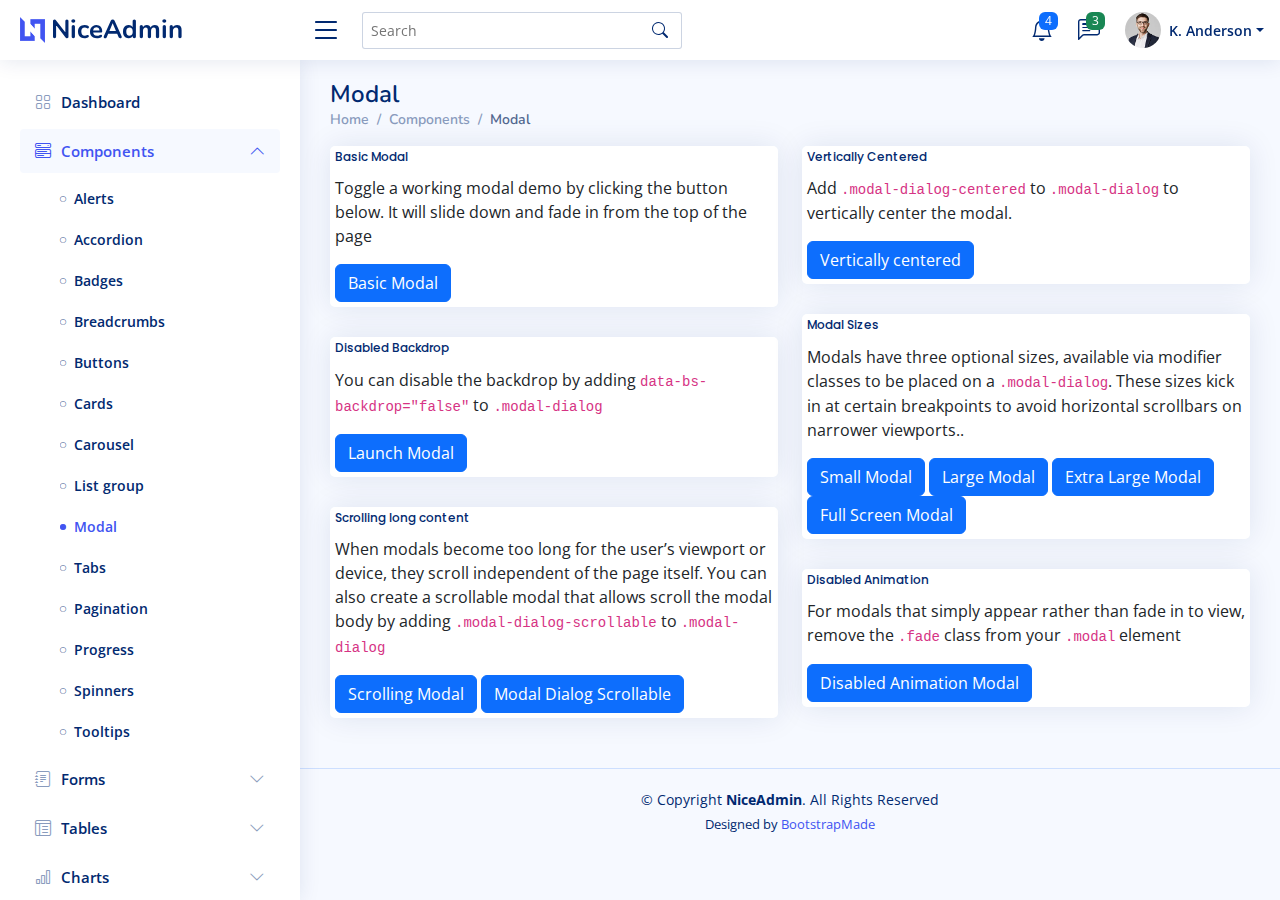
<file: components-modal.html>
<!DOCTYPE html>
<html lang="en">

<head>
  <meta charset="utf-8">
  <meta content="width=device-width, initial-scale=1.0" name="viewport">

  <title>Components / Modal - NiceAdmin Bootstrap Template</title>
  <meta content="" name="description">
  <meta content="" name="keywords">

  <!-- Favicons -->
  <link href="assets/img/favicon.png" rel="icon">
  <link href="assets/img/apple-touch-icon.png" rel="apple-touch-icon">

  <!-- Google Fonts -->
  <link href="https://fonts.gstatic.com" rel="preconnect">
  <link href="https://fonts.googleapis.com/css?family=Open+Sans:300,300i,400,400i,600,600i,700,700i|Nunito:300,300i,400,400i,600,600i,700,700i|Poppins:300,300i,400,400i,500,500i,600,600i,700,700i" rel="stylesheet">

  <!-- Vendor CSS Files -->
  <link href="assets/vendor/bootstrap/css/bootstrap.min.css" rel="stylesheet">
  <link href="assets/vendor/bootstrap-icons/bootstrap-icons.css" rel="stylesheet">
  <link href="assets/vendor/boxicons/css/boxicons.min.css" rel="stylesheet">
  <link href="assets/vendor/quill/quill.snow.css" rel="stylesheet">
  <link href="assets/vendor/quill/quill.bubble.css" rel="stylesheet">
  <link href="assets/vendor/remixicon/remixicon.css" rel="stylesheet">
  <link href="assets/vendor/simple-datatables/style.css" rel="stylesheet">

  <!-- Template Main CSS File -->
  <link href="assets/css/style.css" rel="stylesheet">

  <!-- =======================================================
  * Template Name: NiceAdmin
  * Updated: Aug 30 2023 with Bootstrap v5.3.1
  * Template URL: https://bootstrapmade.com/nice-admin-bootstrap-admin-html-template/
  * Author: BootstrapMade.com
  * License: https://bootstrapmade.com/license/
  ======================================================== -->
</head>

<body>

  <!-- ======= Header ======= -->
  <header id="header" class="header fixed-top d-flex align-items-center">

    <div class="d-flex align-items-center justify-content-between">
      <a href="index.html" class="logo d-flex align-items-center">
        <img src="assets/img/logo.png" alt="">
        <span class="d-none d-lg-block">NiceAdmin</span>
      </a>
      <i class="bi bi-list toggle-sidebar-btn"></i>
    </div><!-- End Logo -->

    <div class="search-bar">
      <form class="search-form d-flex align-items-center" method="POST" action="#">
        <input type="text" name="query" placeholder="Search" title="Enter search keyword">
        <button type="submit" title="Search"><i class="bi bi-search"></i></button>
      </form>
    </div><!-- End Search Bar -->

    <nav class="header-nav ms-auto">
      <ul class="d-flex align-items-center">

        <li class="nav-item d-block d-lg-none">
          <a class="nav-link nav-icon search-bar-toggle " href="#">
            <i class="bi bi-search"></i>
          </a>
        </li><!-- End Search Icon-->

        <li class="nav-item dropdown">

          <a class="nav-link nav-icon" href="#" data-bs-toggle="dropdown">
            <i class="bi bi-bell"></i>
            <span class="badge bg-primary badge-number">4</span>
          </a><!-- End Notification Icon -->

          <ul class="dropdown-menu dropdown-menu-end dropdown-menu-arrow notifications">
            <li class="dropdown-header">
              You have 4 new notifications
              <a href="#"><span class="badge rounded-pill bg-primary p-2 ms-2">View all</span></a>
            </li>
            <li>
              <hr class="dropdown-divider">
            </li>

            <li class="notification-item">
              <i class="bi bi-exclamation-circle text-warning"></i>
              <div>
                <h4>Lorem Ipsum</h4>
                <p>Quae dolorem earum veritatis oditseno</p>
                <p>30 min. ago</p>
              </div>
            </li>

            <li>
              <hr class="dropdown-divider">
            </li>

            <li class="notification-item">
              <i class="bi bi-x-circle text-danger"></i>
              <div>
                <h4>Atque rerum nesciunt</h4>
                <p>Quae dolorem earum veritatis oditseno</p>
                <p>1 hr. ago</p>
              </div>
            </li>

            <li>
              <hr class="dropdown-divider">
            </li>

            <li class="notification-item">
              <i class="bi bi-check-circle text-success"></i>
              <div>
                <h4>Sit rerum fuga</h4>
                <p>Quae dolorem earum veritatis oditseno</p>
                <p>2 hrs. ago</p>
              </div>
            </li>

            <li>
              <hr class="dropdown-divider">
            </li>

            <li class="notification-item">
              <i class="bi bi-info-circle text-primary"></i>
              <div>
                <h4>Dicta reprehenderit</h4>
                <p>Quae dolorem earum veritatis oditseno</p>
                <p>4 hrs. ago</p>
              </div>
            </li>

            <li>
              <hr class="dropdown-divider">
            </li>
            <li class="dropdown-footer">
              <a href="#">Show all notifications</a>
            </li>

          </ul><!-- End Notification Dropdown Items -->

        </li><!-- End Notification Nav -->

        <li class="nav-item dropdown">

          <a class="nav-link nav-icon" href="#" data-bs-toggle="dropdown">
            <i class="bi bi-chat-left-text"></i>
            <span class="badge bg-success badge-number">3</span>
          </a><!-- End Messages Icon -->

          <ul class="dropdown-menu dropdown-menu-end dropdown-menu-arrow messages">
            <li class="dropdown-header">
              You have 3 new messages
              <a href="#"><span class="badge rounded-pill bg-primary p-2 ms-2">View all</span></a>
            </li>
            <li>
              <hr class="dropdown-divider">
            </li>

            <li class="message-item">
              <a href="#">
                <img src="assets/img/messages-1.jpg" alt="" class="rounded-circle">
                <div>
                  <h4>Maria Hudson</h4>
                  <p>Velit asperiores et ducimus soluta repudiandae labore officia est ut...</p>
                  <p>4 hrs. ago</p>
                </div>
              </a>
            </li>
            <li>
              <hr class="dropdown-divider">
            </li>

            <li class="message-item">
              <a href="#">
                <img src="assets/img/messages-2.jpg" alt="" class="rounded-circle">
                <div>
                  <h4>Anna Nelson</h4>
                  <p>Velit asperiores et ducimus soluta repudiandae labore officia est ut...</p>
                  <p>6 hrs. ago</p>
                </div>
              </a>
            </li>
            <li>
              <hr class="dropdown-divider">
            </li>

            <li class="message-item">
              <a href="#">
                <img src="assets/img/messages-3.jpg" alt="" class="rounded-circle">
                <div>
                  <h4>David Muldon</h4>
                  <p>Velit asperiores et ducimus soluta repudiandae labore officia est ut...</p>
                  <p>8 hrs. ago</p>
                </div>
              </a>
            </li>
            <li>
              <hr class="dropdown-divider">
            </li>

            <li class="dropdown-footer">
              <a href="#">Show all messages</a>
            </li>

          </ul><!-- End Messages Dropdown Items -->

        </li><!-- End Messages Nav -->

        <li class="nav-item dropdown pe-3">

          <a class="nav-link nav-profile d-flex align-items-center pe-0" href="#" data-bs-toggle="dropdown">
            <img src="assets/img/profile-img.jpg" alt="Profile" class="rounded-circle">
            <span class="d-none d-md-block dropdown-toggle ps-2">K. Anderson</span>
          </a><!-- End Profile Iamge Icon -->

          <ul class="dropdown-menu dropdown-menu-end dropdown-menu-arrow profile">
            <li class="dropdown-header">
              <h6>Kevin Anderson</h6>
              <span>Web Designer</span>
            </li>
            <li>
              <hr class="dropdown-divider">
            </li>

            <li>
              <a class="dropdown-item d-flex align-items-center" href="users-profile.html">
                <i class="bi bi-person"></i>
                <span>My Profile</span>
              </a>
            </li>
            <li>
              <hr class="dropdown-divider">
            </li>

            <li>
              <a class="dropdown-item d-flex align-items-center" href="users-profile.html">
                <i class="bi bi-gear"></i>
                <span>Account Settings</span>
              </a>
            </li>
            <li>
              <hr class="dropdown-divider">
            </li>

            <li>
              <a class="dropdown-item d-flex align-items-center" href="pages-faq.html">
                <i class="bi bi-question-circle"></i>
                <span>Need Help?</span>
              </a>
            </li>
            <li>
              <hr class="dropdown-divider">
            </li>

            <li>
              <a class="dropdown-item d-flex align-items-center" href="#">
                <i class="bi bi-box-arrow-right"></i>
                <span>Sign Out</span>
              </a>
            </li>

          </ul><!-- End Profile Dropdown Items -->
        </li><!-- End Profile Nav -->

      </ul>
    </nav><!-- End Icons Navigation -->

  </header><!-- End Header -->

  <!-- ======= Sidebar ======= -->
  <aside id="sidebar" class="sidebar">

    <ul class="sidebar-nav" id="sidebar-nav">

      <li class="nav-item">
        <a class="nav-link collapsed" href="index.html">
          <i class="bi bi-grid"></i>
          <span>Dashboard</span>
        </a>
      </li><!-- End Dashboard Nav -->

      <li class="nav-item">
        <a class="nav-link " data-bs-target="#components-nav" data-bs-toggle="collapse" href="#">
          <i class="bi bi-menu-button-wide"></i><span>Components</span><i class="bi bi-chevron-down ms-auto"></i>
        </a>
        <ul id="components-nav" class="nav-content collapse show" data-bs-parent="#sidebar-nav">
          <li>
            <a href="components-alerts.html">
              <i class="bi bi-circle"></i><span>Alerts</span>
            </a>
          </li>
          <li>
            <a href="components-accordion.html">
              <i class="bi bi-circle"></i><span>Accordion</span>
            </a>
          </li>
          <li>
            <a href="components-badges.html">
              <i class="bi bi-circle"></i><span>Badges</span>
            </a>
          </li>
          <li>
            <a href="components-breadcrumbs.html">
              <i class="bi bi-circle"></i><span>Breadcrumbs</span>
            </a>
          </li>
          <li>
            <a href="components-buttons.html">
              <i class="bi bi-circle"></i><span>Buttons</span>
            </a>
          </li>
          <li>
            <a href="components-cards.html">
              <i class="bi bi-circle"></i><span>Cards</span>
            </a>
          </li>
          <li>
            <a href="components-carousel.html">
              <i class="bi bi-circle"></i><span>Carousel</span>
            </a>
          </li>
          <li>
            <a href="components-list-group.html">
              <i class="bi bi-circle"></i><span>List group</span>
            </a>
          </li>
          <li>
            <a href="components-modal.html" class="active">
              <i class="bi bi-circle"></i><span>Modal</span>
            </a>
          </li>
          <li>
            <a href="components-tabs.html">
              <i class="bi bi-circle"></i><span>Tabs</span>
            </a>
          </li>
          <li>
            <a href="components-pagination.html">
              <i class="bi bi-circle"></i><span>Pagination</span>
            </a>
          </li>
          <li>
            <a href="components-progress.html">
              <i class="bi bi-circle"></i><span>Progress</span>
            </a>
          </li>
          <li>
            <a href="components-spinners.html">
              <i class="bi bi-circle"></i><span>Spinners</span>
            </a>
          </li>
          <li>
            <a href="components-tooltips.html">
              <i class="bi bi-circle"></i><span>Tooltips</span>
            </a>
          </li>
        </ul>
      </li><!-- End Components Nav -->

      <li class="nav-item">
        <a class="nav-link collapsed" data-bs-target="#forms-nav" data-bs-toggle="collapse" href="#">
          <i class="bi bi-journal-text"></i><span>Forms</span><i class="bi bi-chevron-down ms-auto"></i>
        </a>
        <ul id="forms-nav" class="nav-content collapse " data-bs-parent="#sidebar-nav">
          <li>
            <a href="forms-elements.html">
              <i class="bi bi-circle"></i><span>Form Elements</span>
            </a>
          </li>
          <li>
            <a href="forms-layouts.html">
              <i class="bi bi-circle"></i><span>Form Layouts</span>
            </a>
          </li>
          <li>
            <a href="forms-editors.html">
              <i class="bi bi-circle"></i><span>Form Editors</span>
            </a>
          </li>
          <li>
            <a href="forms-validation.html">
              <i class="bi bi-circle"></i><span>Form Validation</span>
            </a>
          </li>
        </ul>
      </li><!-- End Forms Nav -->

      <li class="nav-item">
        <a class="nav-link collapsed" data-bs-target="#tables-nav" data-bs-toggle="collapse" href="#">
          <i class="bi bi-layout-text-window-reverse"></i><span>Tables</span><i class="bi bi-chevron-down ms-auto"></i>
        </a>
        <ul id="tables-nav" class="nav-content collapse " data-bs-parent="#sidebar-nav">
          <li>
            <a href="tables-general.html">
              <i class="bi bi-circle"></i><span>General Tables</span>
            </a>
          </li>
          <li>
            <a href="tables-data.html">
              <i class="bi bi-circle"></i><span>Data Tables</span>
            </a>
          </li>
        </ul>
      </li><!-- End Tables Nav -->

      <li class="nav-item">
        <a class="nav-link collapsed" data-bs-target="#charts-nav" data-bs-toggle="collapse" href="#">
          <i class="bi bi-bar-chart"></i><span>Charts</span><i class="bi bi-chevron-down ms-auto"></i>
        </a>
        <ul id="charts-nav" class="nav-content collapse " data-bs-parent="#sidebar-nav">
          <li>
            <a href="charts-chartjs.html">
              <i class="bi bi-circle"></i><span>Chart.js</span>
            </a>
          </li>
          <li>
            <a href="charts-apexcharts.html">
              <i class="bi bi-circle"></i><span>ApexCharts</span>
            </a>
          </li>
          <li>
            <a href="charts-echarts.html">
              <i class="bi bi-circle"></i><span>ECharts</span>
            </a>
          </li>
        </ul>
      </li><!-- End Charts Nav -->

      <li class="nav-item">
        <a class="nav-link collapsed" data-bs-target="#icons-nav" data-bs-toggle="collapse" href="#">
          <i class="bi bi-gem"></i><span>Icons</span><i class="bi bi-chevron-down ms-auto"></i>
        </a>
        <ul id="icons-nav" class="nav-content collapse " data-bs-parent="#sidebar-nav">
          <li>
            <a href="icons-bootstrap.html">
              <i class="bi bi-circle"></i><span>Bootstrap Icons</span>
            </a>
          </li>
          <li>
            <a href="icons-remix.html">
              <i class="bi bi-circle"></i><span>Remix Icons</span>
            </a>
          </li>
          <li>
            <a href="icons-boxicons.html">
              <i class="bi bi-circle"></i><span>Boxicons</span>
            </a>
          </li>
        </ul>
      </li><!-- End Icons Nav -->

      <li class="nav-heading">Pages</li>

      <li class="nav-item">
        <a class="nav-link collapsed" href="users-profile.html">
          <i class="bi bi-person"></i>
          <span>Profile</span>
        </a>
      </li><!-- End Profile Page Nav -->

      <li class="nav-item">
        <a class="nav-link collapsed" href="pages-faq.html">
          <i class="bi bi-question-circle"></i>
          <span>F.A.Q</span>
        </a>
      </li><!-- End F.A.Q Page Nav -->

      <li class="nav-item">
        <a class="nav-link collapsed" href="pages-contact.html">
          <i class="bi bi-envelope"></i>
          <span>Contact</span>
        </a>
      </li><!-- End Contact Page Nav -->

      <li class="nav-item">
        <a class="nav-link collapsed" href="pages-register.html">
          <i class="bi bi-card-list"></i>
          <span>Register</span>
        </a>
      </li><!-- End Register Page Nav -->

      <li class="nav-item">
        <a class="nav-link collapsed" href="pages-login.html">
          <i class="bi bi-box-arrow-in-right"></i>
          <span>Login</span>
        </a>
      </li><!-- End Login Page Nav -->

      <li class="nav-item">
        <a class="nav-link collapsed" href="pages-error-404.html">
          <i class="bi bi-dash-circle"></i>
          <span>Error 404</span>
        </a>
      </li><!-- End Error 404 Page Nav -->

      <li class="nav-item">
        <a class="nav-link collapsed" href="pages-blank.html">
          <i class="bi bi-file-earmark"></i>
          <span>Blank</span>
        </a>
      </li><!-- End Blank Page Nav -->

    </ul>

  </aside><!-- End Sidebar-->

  <main id="main" class="main">

    <div class="pagetitle">
      <h1>Modal</h1>
      <nav>
        <ol class="breadcrumb">
          <li class="breadcrumb-item"><a href="index.html">Home</a></li>
          <li class="breadcrumb-item">Components</li>
          <li class="breadcrumb-item active">Modal</li>
        </ol>
      </nav>
    </div><!-- End Page Title -->

    <section class="section">
      <div class="row">
        <div class="col-lg-6">

          <div class="card">
            <div class="card-body">
              <h5 class="card-title">Basic Modal</h5>
              <p>Toggle a working modal demo by clicking the button below. It will slide down and fade in from the top of the page</p>

              <!-- Basic Modal -->
              <button type="button" class="btn btn-primary" data-bs-toggle="modal" data-bs-target="#basicModal">
                Basic Modal
              </button>
              <div class="modal fade" id="basicModal" tabindex="-1">
                <div class="modal-dialog">
                  <div class="modal-content">
                    <div class="modal-header">
                      <h5 class="modal-title">Basic Modal</h5>
                      <button type="button" class="btn-close" data-bs-dismiss="modal" aria-label="Close"></button>
                    </div>
                    <div class="modal-body">
                      Non omnis incidunt qui sed occaecati magni asperiores est mollitia. Soluta at et reprehenderit. Placeat autem numquam et fuga numquam. Tempora in facere consequatur sit dolor ipsum. Consequatur nemo amet incidunt est facilis. Dolorem neque recusandae quo sit molestias sint dignissimos.
                    </div>
                    <div class="modal-footer">
                      <button type="button" class="btn btn-secondary" data-bs-dismiss="modal">Close</button>
                      <button type="button" class="btn btn-primary">Save changes</button>
                    </div>
                  </div>
                </div>
              </div><!-- End Basic Modal-->

            </div>
          </div>

          <div class="card">
            <div class="card-body">
              <h5 class="card-title">Disabled Backdrop</h5>
              <p>You can disable the backdrop by adding <code>data-bs-backdrop="false"</code> to <code>.modal-dialog</code></p>

              <!-- Disabled Backdrop Modal -->
              <button type="button" class="btn btn-primary" data-bs-toggle="modal" data-bs-target="#disablebackdrop">
                Launch Modal
              </button>
              <div class="modal fade" id="disablebackdrop" tabindex="-1" data-bs-backdrop="false">
                <div class="modal-dialog">
                  <div class="modal-content">
                    <div class="modal-header">
                      <h5 class="modal-title">Disabled Backdrop</h5>
                      <button type="button" class="btn-close" data-bs-dismiss="modal" aria-label="Close"></button>
                    </div>
                    <div class="modal-body">
                      Non omnis incidunt qui sed occaecati magni asperiores est mollitia. Soluta at et reprehenderit. Placeat autem numquam et fuga numquam. Tempora in facere consequatur sit dolor ipsum. Consequatur nemo amet incidunt est facilis. Dolorem neque recusandae quo sit molestias sint dignissimos.
                    </div>
                    <div class="modal-footer">
                      <button type="button" class="btn btn-secondary" data-bs-dismiss="modal">Close</button>
                      <button type="button" class="btn btn-primary">Save changes</button>
                    </div>
                  </div>
                </div>
              </div><!-- End Disabled Backdrop Modal-->

            </div>
          </div>

          <div class="card">
            <div class="card-body">
              <h5 class="card-title">Scrolling long content</h5>
              <p>When modals become too long for the user’s viewport or device, they scroll independent of the page itself. You can also create a scrollable modal that allows scroll the modal body by adding <code>.modal-dialog-scrollable</code> to <code>.modal-dialog</code></p>

              <!-- Scrolling Modal -->
              <button type="button" class="btn btn-primary" data-bs-toggle="modal" data-bs-target="#scrollingModal">
                Scrolling Modal
              </button>
              <div class="modal fade" id="scrollingModal" tabindex="-1">
                <div class="modal-dialog">
                  <div class="modal-content">
                    <div class="modal-header">
                      <h5 class="modal-title">Scrolling Modal</h5>
                      <button type="button" class="btn-close" data-bs-dismiss="modal" aria-label="Close"></button>
                    </div>
                    <div class="modal-body" style="min-height: 1500px;">
                      Non omnis incidunt qui sed occaecati magni asperiores est mollitia. Soluta at et reprehenderit. Placeat autem numquam et fuga numquam. Tempora in facere consequatur sit dolor ipsum. Consequatur nemo amet incidunt est facilis. Dolorem neque recusandae quo sit molestias sint dignissimos.
                    </div>
                    <div class="modal-footer">
                      <button type="button" class="btn btn-secondary" data-bs-dismiss="modal">Close</button>
                      <button type="button" class="btn btn-primary">Save changes</button>
                    </div>
                  </div>
                </div>
              </div><!-- End Scrolling Modal-->

              <!-- Modal Dialog Scrollable -->
              <button type="button" class="btn btn-primary" data-bs-toggle="modal" data-bs-target="#modalDialogScrollable">
                Modal Dialog Scrollable
              </button>
              <div class="modal fade" id="modalDialogScrollable" tabindex="-1">
                <div class="modal-dialog modal-dialog-scrollable">
                  <div class="modal-content">
                    <div class="modal-header">
                      <h5 class="modal-title">Modal Dialog Scrollable</h5>
                      <button type="button" class="btn-close" data-bs-dismiss="modal" aria-label="Close"></button>
                    </div>
                    <div class="modal-body">
                      Non omnis incidunt qui sed occaecati magni asperiores est mollitia. Soluta at et reprehenderit. Placeat autem numquam et fuga numquam. Tempora in facere consequatur sit dolor ipsum. Consequatur nemo amet incidunt est facilis. Dolorem neque recusandae quo sit molestias sint dignissimos.
                      <br><br><br><br><br><br><br><br><br><br><br><br><br><br><br><br><br><br><br><br><br><br><br><br><br><br><br><br><br><br><br><br><br><br><br><br><br><br><br><br>
                      This content should appear at the bottom after you scroll.
                    </div>
                    <div class="modal-footer">
                      <button type="button" class="btn btn-secondary" data-bs-dismiss="modal">Close</button>
                      <button type="button" class="btn btn-primary">Save changes</button>
                    </div>
                  </div>
                </div>
              </div><!-- End Modal Dialog Scrollable-->

            </div>
          </div>

        </div>

        <div class="col-lg-6">

          <div class="card">
            <div class="card-body">
              <h5 class="card-title">Vertically Centered</h5>
              <p>Add <code>.modal-dialog-centered</code> to <code>.modal-dialog</code> to vertically center the modal.</p>

              <!-- Vertically centered Modal -->
              <button type="button" class="btn btn-primary" data-bs-toggle="modal" data-bs-target="#verticalycentered">
                Vertically centered
              </button>
              <div class="modal fade" id="verticalycentered" tabindex="-1">
                <div class="modal-dialog modal-dialog-centered">
                  <div class="modal-content">
                    <div class="modal-header">
                      <h5 class="modal-title">Vertically Centered</h5>
                      <button type="button" class="btn-close" data-bs-dismiss="modal" aria-label="Close"></button>
                    </div>
                    <div class="modal-body">
                      Non omnis incidunt qui sed occaecati magni asperiores est mollitia. Soluta at et reprehenderit. Placeat autem numquam et fuga numquam. Tempora in facere consequatur sit dolor ipsum. Consequatur nemo amet incidunt est facilis. Dolorem neque recusandae quo sit molestias sint dignissimos.
                    </div>
                    <div class="modal-footer">
                      <button type="button" class="btn btn-secondary" data-bs-dismiss="modal">Close</button>
                      <button type="button" class="btn btn-primary">Save changes</button>
                    </div>
                  </div>
                </div>
              </div><!-- End Vertically centered Modal-->

            </div>
          </div>

          <div class="card">
            <div class="card-body">
              <h5 class="card-title">Modal Sizes</h5>
              <p>Modals have three optional sizes, available via modifier classes to be placed on a <code>.modal-dialog</code>. These sizes kick in at certain breakpoints to avoid horizontal scrollbars on narrower viewports..</p>

              <!-- Small Modal -->
              <button type="button" class="btn btn-primary" data-bs-toggle="modal" data-bs-target="#smallModal">
                Small Modal
              </button>

              <div class="modal fade" id="smallModal" tabindex="-1">
                <div class="modal-dialog modal-sm">
                  <div class="modal-content">
                    <div class="modal-header">
                      <h5 class="modal-title">Small Modal</h5>
                      <button type="button" class="btn-close" data-bs-dismiss="modal" aria-label="Close"></button>
                    </div>
                    <div class="modal-body">
                      Non omnis incidunt qui sed occaecati magni asperiores est mollitia. Soluta at et reprehenderit. Placeat autem numquam et fuga numquam. Tempora in facere consequatur sit dolor ipsum. Consequatur nemo amet incidunt est facilis. Dolorem neque recusandae quo sit molestias sint dignissimos.
                    </div>
                    <div class="modal-footer">
                      <button type="button" class="btn btn-secondary" data-bs-dismiss="modal">Close</button>
                      <button type="button" class="btn btn-primary">Save changes</button>
                    </div>
                  </div>
                </div>
              </div><!-- End Small Modal-->

              <!-- Large Modal -->
              <button type="button" class="btn btn-primary" data-bs-toggle="modal" data-bs-target="#largeModal">
                Large Modal
              </button>

              <div class="modal fade" id="largeModal" tabindex="-1">
                <div class="modal-dialog modal-lg">
                  <div class="modal-content">
                    <div class="modal-header">
                      <h5 class="modal-title">Large Modal</h5>
                      <button type="button" class="btn-close" data-bs-dismiss="modal" aria-label="Close"></button>
                    </div>
                    <div class="modal-body">
                      Non omnis incidunt qui sed occaecati magni asperiores est mollitia. Soluta at et reprehenderit. Placeat autem numquam et fuga numquam. Tempora in facere consequatur sit dolor ipsum. Consequatur nemo amet incidunt est facilis. Dolorem neque recusandae quo sit molestias sint dignissimos.
                    </div>
                    <div class="modal-footer">
                      <button type="button" class="btn btn-secondary" data-bs-dismiss="modal">Close</button>
                      <button type="button" class="btn btn-primary">Save changes</button>
                    </div>
                  </div>
                </div>
              </div><!-- End Large Modal-->

              <!-- Extra Large Modal -->
              <button type="button" class="btn btn-primary" data-bs-toggle="modal" data-bs-target="#ExtralargeModal">
                Extra Large Modal
              </button>

              <div class="modal fade" id="ExtralargeModal" tabindex="-1">
                <div class="modal-dialog modal-xl">
                  <div class="modal-content">
                    <div class="modal-header">
                      <h5 class="modal-title">Extra Large Modal</h5>
                      <button type="button" class="btn-close" data-bs-dismiss="modal" aria-label="Close"></button>
                    </div>
                    <div class="modal-body">
                      Non omnis incidunt qui sed occaecati magni asperiores est mollitia. Soluta at et reprehenderit. Placeat autem numquam et fuga numquam. Tempora in facere consequatur sit dolor ipsum. Consequatur nemo amet incidunt est facilis. Dolorem neque recusandae quo sit molestias sint dignissimos.
                    </div>
                    <div class="modal-footer">
                      <button type="button" class="btn btn-secondary" data-bs-dismiss="modal">Close</button>
                      <button type="button" class="btn btn-primary">Save changes</button>
                    </div>
                  </div>
                </div>
              </div><!-- End Extra Large Modal-->

              <!-- Full Screen Modal -->
              <button type="button" class="btn btn-primary" data-bs-toggle="modal" data-bs-target="#fullscreenModal">
                Full Screen Modal
              </button>

              <div class="modal fade" id="fullscreenModal" tabindex="-1">
                <div class="modal-dialog modal-fullscreen">
                  <div class="modal-content">
                    <div class="modal-header">
                      <h5 class="modal-title">Full Screen Modal</h5>
                      <button type="button" class="btn-close" data-bs-dismiss="modal" aria-label="Close"></button>
                    </div>
                    <div class="modal-body">
                      Non omnis incidunt qui sed occaecati magni asperiores est mollitia. Soluta at et reprehenderit. Placeat autem numquam et fuga numquam. Tempora in facere consequatur sit dolor ipsum. Consequatur nemo amet incidunt est facilis. Dolorem neque recusandae quo sit molestias sint dignissimos.
                    </div>
                    <div class="modal-footer">
                      <button type="button" class="btn btn-secondary" data-bs-dismiss="modal">Close</button>
                      <button type="button" class="btn btn-primary">Save changes</button>
                    </div>
                  </div>
                </div>
              </div><!-- End Full Screen Modal-->

            </div>
          </div>

          <div class="card">
            <div class="card-body">
              <h5 class="card-title">Disabled Animation</h5>
              <p>For modals that simply appear rather than fade in to view, remove the <code>.fade</code> class from your <code>.modal</code> element </p>

              <!-- Disabled Animation Modal -->
              <button type="button" class="btn btn-primary" data-bs-toggle="modal" data-bs-target="#disabledAnimation">
                Disabled Animation Modal
              </button>
              <div class="modal" id="disabledAnimation" tabindex="-1">
                <div class="modal-dialog">
                  <div class="modal-content">
                    <div class="modal-header">
                      <h5 class="modal-title">Disabled Animation Modal</h5>
                      <button type="button" class="btn-close" data-bs-dismiss="modal" aria-label="Close"></button>
                    </div>
                    <div class="modal-body">
                      Non omnis incidunt qui sed occaecati magni asperiores est mollitia. Soluta at et reprehenderit. Placeat autem numquam et fuga numquam. Tempora in facere consequatur sit dolor ipsum. Consequatur nemo amet incidunt est facilis. Dolorem neque recusandae quo sit molestias sint dignissimos.
                    </div>
                    <div class="modal-footer">
                      <button type="button" class="btn btn-secondary" data-bs-dismiss="modal">Close</button>
                      <button type="button" class="btn btn-primary">Save changes</button>
                    </div>
                  </div>
                </div>
              </div><!-- End Disabled Animation Modal-->

            </div>
          </div>

        </div>
      </div>
    </section>

  </main><!-- End #main -->

  <!-- ======= Footer ======= -->
  <footer id="footer" class="footer">
    <div class="copyright">
      &copy; Copyright <strong><span>NiceAdmin</span></strong>. All Rights Reserved
    </div>
    <div class="credits">
      <!-- All the links in the footer should remain intact. -->
      <!-- You can delete the links only if you purchased the pro version. -->
      <!-- Licensing information: https://bootstrapmade.com/license/ -->
      <!-- Purchase the pro version with working PHP/AJAX contact form: https://bootstrapmade.com/nice-admin-bootstrap-admin-html-template/ -->
      Designed by <a href="https://bootstrapmade.com/">BootstrapMade</a>
    </div>
  </footer><!-- End Footer -->

  <a href="#" class="back-to-top d-flex align-items-center justify-content-center"><i class="bi bi-arrow-up-short"></i></a>

  <!-- Vendor JS Files -->
  <script src="assets/vendor/apexcharts/apexcharts.min.js"></script>
  <script src="assets/vendor/bootstrap/js/bootstrap.bundle.min.js"></script>
  <script src="assets/vendor/chart.js/chart.umd.js"></script>
  <script src="assets/vendor/echarts/echarts.min.js"></script>
  <script src="assets/vendor/quill/quill.min.js"></script>
  <script src="assets/vendor/simple-datatables/simple-datatables.js"></script>
  <script src="assets/vendor/tinymce/tinymce.min.js"></script>
  <script src="assets/vendor/php-email-form/validate.js"></script>

  <!-- Template Main JS File -->
  <script src="assets/js/main.js"></script>

</body>

</html>
</file>
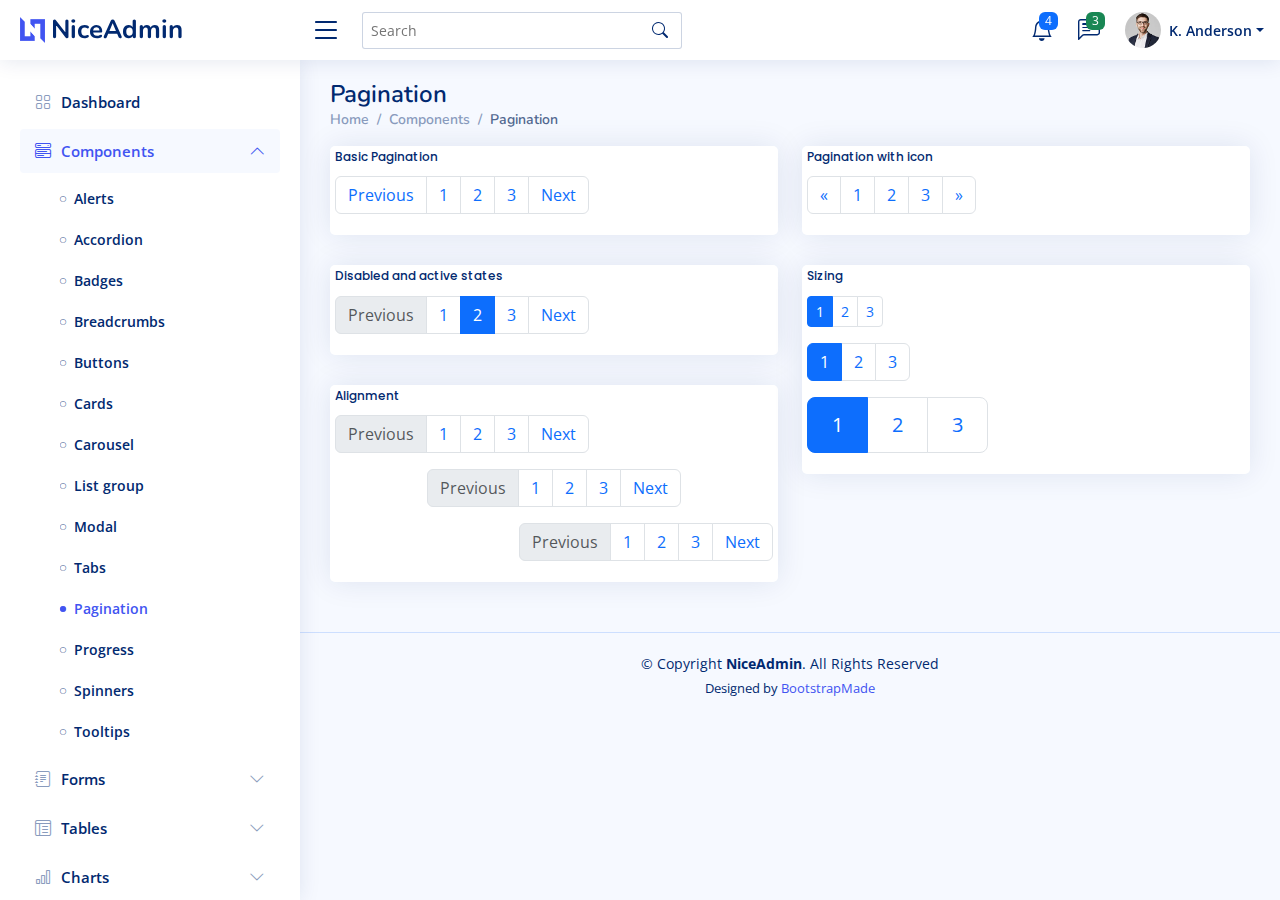
<file: components-pagination.html>
<!DOCTYPE html>
<html lang="en">

<head>
  <meta charset="utf-8">
  <meta content="width=device-width, initial-scale=1.0" name="viewport">

  <title>Components / Pagination - NiceAdmin Bootstrap Template</title>
  <meta content="" name="description">
  <meta content="" name="keywords">

  <!-- Favicons -->
  <link href="assets/img/favicon.png" rel="icon">
  <link href="assets/img/apple-touch-icon.png" rel="apple-touch-icon">

  <!-- Google Fonts -->
  <link href="https://fonts.gstatic.com" rel="preconnect">
  <link href="https://fonts.googleapis.com/css?family=Open+Sans:300,300i,400,400i,600,600i,700,700i|Nunito:300,300i,400,400i,600,600i,700,700i|Poppins:300,300i,400,400i,500,500i,600,600i,700,700i" rel="stylesheet">

  <!-- Vendor CSS Files -->
  <link href="assets/vendor/bootstrap/css/bootstrap.min.css" rel="stylesheet">
  <link href="assets/vendor/bootstrap-icons/bootstrap-icons.css" rel="stylesheet">
  <link href="assets/vendor/boxicons/css/boxicons.min.css" rel="stylesheet">
  <link href="assets/vendor/quill/quill.snow.css" rel="stylesheet">
  <link href="assets/vendor/quill/quill.bubble.css" rel="stylesheet">
  <link href="assets/vendor/remixicon/remixicon.css" rel="stylesheet">
  <link href="assets/vendor/simple-datatables/style.css" rel="stylesheet">

  <!-- Template Main CSS File -->
  <link href="assets/css/style.css" rel="stylesheet">

  <!-- =======================================================
  * Template Name: NiceAdmin
  * Updated: Aug 30 2023 with Bootstrap v5.3.1
  * Template URL: https://bootstrapmade.com/nice-admin-bootstrap-admin-html-template/
  * Author: BootstrapMade.com
  * License: https://bootstrapmade.com/license/
  ======================================================== -->
</head>

<body>

  <!-- ======= Header ======= -->
  <header id="header" class="header fixed-top d-flex align-items-center">

    <div class="d-flex align-items-center justify-content-between">
      <a href="index.html" class="logo d-flex align-items-center">
        <img src="assets/img/logo.png" alt="">
        <span class="d-none d-lg-block">NiceAdmin</span>
      </a>
      <i class="bi bi-list toggle-sidebar-btn"></i>
    </div><!-- End Logo -->

    <div class="search-bar">
      <form class="search-form d-flex align-items-center" method="POST" action="#">
        <input type="text" name="query" placeholder="Search" title="Enter search keyword">
        <button type="submit" title="Search"><i class="bi bi-search"></i></button>
      </form>
    </div><!-- End Search Bar -->

    <nav class="header-nav ms-auto">
      <ul class="d-flex align-items-center">

        <li class="nav-item d-block d-lg-none">
          <a class="nav-link nav-icon search-bar-toggle " href="#">
            <i class="bi bi-search"></i>
          </a>
        </li><!-- End Search Icon-->

        <li class="nav-item dropdown">

          <a class="nav-link nav-icon" href="#" data-bs-toggle="dropdown">
            <i class="bi bi-bell"></i>
            <span class="badge bg-primary badge-number">4</span>
          </a><!-- End Notification Icon -->

          <ul class="dropdown-menu dropdown-menu-end dropdown-menu-arrow notifications">
            <li class="dropdown-header">
              You have 4 new notifications
              <a href="#"><span class="badge rounded-pill bg-primary p-2 ms-2">View all</span></a>
            </li>
            <li>
              <hr class="dropdown-divider">
            </li>

            <li class="notification-item">
              <i class="bi bi-exclamation-circle text-warning"></i>
              <div>
                <h4>Lorem Ipsum</h4>
                <p>Quae dolorem earum veritatis oditseno</p>
                <p>30 min. ago</p>
              </div>
            </li>

            <li>
              <hr class="dropdown-divider">
            </li>

            <li class="notification-item">
              <i class="bi bi-x-circle text-danger"></i>
              <div>
                <h4>Atque rerum nesciunt</h4>
                <p>Quae dolorem earum veritatis oditseno</p>
                <p>1 hr. ago</p>
              </div>
            </li>

            <li>
              <hr class="dropdown-divider">
            </li>

            <li class="notification-item">
              <i class="bi bi-check-circle text-success"></i>
              <div>
                <h4>Sit rerum fuga</h4>
                <p>Quae dolorem earum veritatis oditseno</p>
                <p>2 hrs. ago</p>
              </div>
            </li>

            <li>
              <hr class="dropdown-divider">
            </li>

            <li class="notification-item">
              <i class="bi bi-info-circle text-primary"></i>
              <div>
                <h4>Dicta reprehenderit</h4>
                <p>Quae dolorem earum veritatis oditseno</p>
                <p>4 hrs. ago</p>
              </div>
            </li>

            <li>
              <hr class="dropdown-divider">
            </li>
            <li class="dropdown-footer">
              <a href="#">Show all notifications</a>
            </li>

          </ul><!-- End Notification Dropdown Items -->

        </li><!-- End Notification Nav -->

        <li class="nav-item dropdown">

          <a class="nav-link nav-icon" href="#" data-bs-toggle="dropdown">
            <i class="bi bi-chat-left-text"></i>
            <span class="badge bg-success badge-number">3</span>
          </a><!-- End Messages Icon -->

          <ul class="dropdown-menu dropdown-menu-end dropdown-menu-arrow messages">
            <li class="dropdown-header">
              You have 3 new messages
              <a href="#"><span class="badge rounded-pill bg-primary p-2 ms-2">View all</span></a>
            </li>
            <li>
              <hr class="dropdown-divider">
            </li>

            <li class="message-item">
              <a href="#">
                <img src="assets/img/messages-1.jpg" alt="" class="rounded-circle">
                <div>
                  <h4>Maria Hudson</h4>
                  <p>Velit asperiores et ducimus soluta repudiandae labore officia est ut...</p>
                  <p>4 hrs. ago</p>
                </div>
              </a>
            </li>
            <li>
              <hr class="dropdown-divider">
            </li>

            <li class="message-item">
              <a href="#">
                <img src="assets/img/messages-2.jpg" alt="" class="rounded-circle">
                <div>
                  <h4>Anna Nelson</h4>
                  <p>Velit asperiores et ducimus soluta repudiandae labore officia est ut...</p>
                  <p>6 hrs. ago</p>
                </div>
              </a>
            </li>
            <li>
              <hr class="dropdown-divider">
            </li>

            <li class="message-item">
              <a href="#">
                <img src="assets/img/messages-3.jpg" alt="" class="rounded-circle">
                <div>
                  <h4>David Muldon</h4>
                  <p>Velit asperiores et ducimus soluta repudiandae labore officia est ut...</p>
                  <p>8 hrs. ago</p>
                </div>
              </a>
            </li>
            <li>
              <hr class="dropdown-divider">
            </li>

            <li class="dropdown-footer">
              <a href="#">Show all messages</a>
            </li>

          </ul><!-- End Messages Dropdown Items -->

        </li><!-- End Messages Nav -->

        <li class="nav-item dropdown pe-3">

          <a class="nav-link nav-profile d-flex align-items-center pe-0" href="#" data-bs-toggle="dropdown">
            <img src="assets/img/profile-img.jpg" alt="Profile" class="rounded-circle">
            <span class="d-none d-md-block dropdown-toggle ps-2">K. Anderson</span>
          </a><!-- End Profile Iamge Icon -->

          <ul class="dropdown-menu dropdown-menu-end dropdown-menu-arrow profile">
            <li class="dropdown-header">
              <h6>Kevin Anderson</h6>
              <span>Web Designer</span>
            </li>
            <li>
              <hr class="dropdown-divider">
            </li>

            <li>
              <a class="dropdown-item d-flex align-items-center" href="users-profile.html">
                <i class="bi bi-person"></i>
                <span>My Profile</span>
              </a>
            </li>
            <li>
              <hr class="dropdown-divider">
            </li>

            <li>
              <a class="dropdown-item d-flex align-items-center" href="users-profile.html">
                <i class="bi bi-gear"></i>
                <span>Account Settings</span>
              </a>
            </li>
            <li>
              <hr class="dropdown-divider">
            </li>

            <li>
              <a class="dropdown-item d-flex align-items-center" href="pages-faq.html">
                <i class="bi bi-question-circle"></i>
                <span>Need Help?</span>
              </a>
            </li>
            <li>
              <hr class="dropdown-divider">
            </li>

            <li>
              <a class="dropdown-item d-flex align-items-center" href="#">
                <i class="bi bi-box-arrow-right"></i>
                <span>Sign Out</span>
              </a>
            </li>

          </ul><!-- End Profile Dropdown Items -->
        </li><!-- End Profile Nav -->

      </ul>
    </nav><!-- End Icons Navigation -->

  </header><!-- End Header -->

  <!-- ======= Sidebar ======= -->
  <aside id="sidebar" class="sidebar">

    <ul class="sidebar-nav" id="sidebar-nav">

      <li class="nav-item">
        <a class="nav-link collapsed" href="index.html">
          <i class="bi bi-grid"></i>
          <span>Dashboard</span>
        </a>
      </li><!-- End Dashboard Nav -->

      <li class="nav-item">
        <a class="nav-link " data-bs-target="#components-nav" data-bs-toggle="collapse" href="#">
          <i class="bi bi-menu-button-wide"></i><span>Components</span><i class="bi bi-chevron-down ms-auto"></i>
        </a>
        <ul id="components-nav" class="nav-content collapse show" data-bs-parent="#sidebar-nav">
          <li>
            <a href="components-alerts.html">
              <i class="bi bi-circle"></i><span>Alerts</span>
            </a>
          </li>
          <li>
            <a href="components-accordion.html">
              <i class="bi bi-circle"></i><span>Accordion</span>
            </a>
          </li>
          <li>
            <a href="components-badges.html">
              <i class="bi bi-circle"></i><span>Badges</span>
            </a>
          </li>
          <li>
            <a href="components-breadcrumbs.html">
              <i class="bi bi-circle"></i><span>Breadcrumbs</span>
            </a>
          </li>
          <li>
            <a href="components-buttons.html">
              <i class="bi bi-circle"></i><span>Buttons</span>
            </a>
          </li>
          <li>
            <a href="components-cards.html">
              <i class="bi bi-circle"></i><span>Cards</span>
            </a>
          </li>
          <li>
            <a href="components-carousel.html">
              <i class="bi bi-circle"></i><span>Carousel</span>
            </a>
          </li>
          <li>
            <a href="components-list-group.html">
              <i class="bi bi-circle"></i><span>List group</span>
            </a>
          </li>
          <li>
            <a href="components-modal.html">
              <i class="bi bi-circle"></i><span>Modal</span>
            </a>
          </li>
          <li>
            <a href="components-tabs.html">
              <i class="bi bi-circle"></i><span>Tabs</span>
            </a>
          </li>
          <li>
            <a href="components-pagination.html" class="active">
              <i class="bi bi-circle"></i><span>Pagination</span>
            </a>
          </li>
          <li>
            <a href="components-progress.html">
              <i class="bi bi-circle"></i><span>Progress</span>
            </a>
          </li>
          <li>
            <a href="components-spinners.html">
              <i class="bi bi-circle"></i><span>Spinners</span>
            </a>
          </li>
          <li>
            <a href="components-tooltips.html">
              <i class="bi bi-circle"></i><span>Tooltips</span>
            </a>
          </li>
        </ul>
      </li><!-- End Components Nav -->

      <li class="nav-item">
        <a class="nav-link collapsed" data-bs-target="#forms-nav" data-bs-toggle="collapse" href="#">
          <i class="bi bi-journal-text"></i><span>Forms</span><i class="bi bi-chevron-down ms-auto"></i>
        </a>
        <ul id="forms-nav" class="nav-content collapse " data-bs-parent="#sidebar-nav">
          <li>
            <a href="forms-elements.html">
              <i class="bi bi-circle"></i><span>Form Elements</span>
            </a>
          </li>
          <li>
            <a href="forms-layouts.html">
              <i class="bi bi-circle"></i><span>Form Layouts</span>
            </a>
          </li>
          <li>
            <a href="forms-editors.html">
              <i class="bi bi-circle"></i><span>Form Editors</span>
            </a>
          </li>
          <li>
            <a href="forms-validation.html">
              <i class="bi bi-circle"></i><span>Form Validation</span>
            </a>
          </li>
        </ul>
      </li><!-- End Forms Nav -->

      <li class="nav-item">
        <a class="nav-link collapsed" data-bs-target="#tables-nav" data-bs-toggle="collapse" href="#">
          <i class="bi bi-layout-text-window-reverse"></i><span>Tables</span><i class="bi bi-chevron-down ms-auto"></i>
        </a>
        <ul id="tables-nav" class="nav-content collapse " data-bs-parent="#sidebar-nav">
          <li>
            <a href="tables-general.html">
              <i class="bi bi-circle"></i><span>General Tables</span>
            </a>
          </li>
          <li>
            <a href="tables-data.html">
              <i class="bi bi-circle"></i><span>Data Tables</span>
            </a>
          </li>
        </ul>
      </li><!-- End Tables Nav -->

      <li class="nav-item">
        <a class="nav-link collapsed" data-bs-target="#charts-nav" data-bs-toggle="collapse" href="#">
          <i class="bi bi-bar-chart"></i><span>Charts</span><i class="bi bi-chevron-down ms-auto"></i>
        </a>
        <ul id="charts-nav" class="nav-content collapse " data-bs-parent="#sidebar-nav">
          <li>
            <a href="charts-chartjs.html">
              <i class="bi bi-circle"></i><span>Chart.js</span>
            </a>
          </li>
          <li>
            <a href="charts-apexcharts.html">
              <i class="bi bi-circle"></i><span>ApexCharts</span>
            </a>
          </li>
          <li>
            <a href="charts-echarts.html">
              <i class="bi bi-circle"></i><span>ECharts</span>
            </a>
          </li>
        </ul>
      </li><!-- End Charts Nav -->

      <li class="nav-item">
        <a class="nav-link collapsed" data-bs-target="#icons-nav" data-bs-toggle="collapse" href="#">
          <i class="bi bi-gem"></i><span>Icons</span><i class="bi bi-chevron-down ms-auto"></i>
        </a>
        <ul id="icons-nav" class="nav-content collapse " data-bs-parent="#sidebar-nav">
          <li>
            <a href="icons-bootstrap.html">
              <i class="bi bi-circle"></i><span>Bootstrap Icons</span>
            </a>
          </li>
          <li>
            <a href="icons-remix.html">
              <i class="bi bi-circle"></i><span>Remix Icons</span>
            </a>
          </li>
          <li>
            <a href="icons-boxicons.html">
              <i class="bi bi-circle"></i><span>Boxicons</span>
            </a>
          </li>
        </ul>
      </li><!-- End Icons Nav -->

      <li class="nav-heading">Pages</li>

      <li class="nav-item">
        <a class="nav-link collapsed" href="users-profile.html">
          <i class="bi bi-person"></i>
          <span>Profile</span>
        </a>
      </li><!-- End Profile Page Nav -->

      <li class="nav-item">
        <a class="nav-link collapsed" href="pages-faq.html">
          <i class="bi bi-question-circle"></i>
          <span>F.A.Q</span>
        </a>
      </li><!-- End F.A.Q Page Nav -->

      <li class="nav-item">
        <a class="nav-link collapsed" href="pages-contact.html">
          <i class="bi bi-envelope"></i>
          <span>Contact</span>
        </a>
      </li><!-- End Contact Page Nav -->

      <li class="nav-item">
        <a class="nav-link collapsed" href="pages-register.html">
          <i class="bi bi-card-list"></i>
          <span>Register</span>
        </a>
      </li><!-- End Register Page Nav -->

      <li class="nav-item">
        <a class="nav-link collapsed" href="pages-login.html">
          <i class="bi bi-box-arrow-in-right"></i>
          <span>Login</span>
        </a>
      </li><!-- End Login Page Nav -->

      <li class="nav-item">
        <a class="nav-link collapsed" href="pages-error-404.html">
          <i class="bi bi-dash-circle"></i>
          <span>Error 404</span>
        </a>
      </li><!-- End Error 404 Page Nav -->

      <li class="nav-item">
        <a class="nav-link collapsed" href="pages-blank.html">
          <i class="bi bi-file-earmark"></i>
          <span>Blank</span>
        </a>
      </li><!-- End Blank Page Nav -->

    </ul>

  </aside><!-- End Sidebar-->

  <main id="main" class="main">

    <div class="pagetitle">
      <h1>Pagination</h1>
      <nav>
        <ol class="breadcrumb">
          <li class="breadcrumb-item"><a href="index.html">Home</a></li>
          <li class="breadcrumb-item">Components</li>
          <li class="breadcrumb-item active">Pagination</li>
        </ol>
      </nav>
    </div><!-- End Page Title -->

    <section class="section">
      <div class="row">
        <div class="col-lg-6">

          <div class="card">
            <div class="card-body">
              <h5 class="card-title">Basic Pagination</h5>

              <!-- Basic Pagination -->
              <nav aria-label="Page navigation example">
                <ul class="pagination">
                  <li class="page-item"><a class="page-link" href="#">Previous</a></li>
                  <li class="page-item"><a class="page-link" href="#">1</a></li>
                  <li class="page-item"><a class="page-link" href="#">2</a></li>
                  <li class="page-item"><a class="page-link" href="#">3</a></li>
                  <li class="page-item"><a class="page-link" href="#">Next</a></li>
                </ul>
              </nav><!-- End Basic Pagination -->

            </div>
          </div>

          <div class="card">
            <div class="card-body">
              <h5 class="card-title">Disabled and active states</h5>

              <!-- Disabled and active states -->
              <nav aria-label="...">
                <ul class="pagination">
                  <li class="page-item disabled">
                    <a class="page-link" href="#" tabindex="-1" aria-disabled="true">Previous</a>
                  </li>
                  <li class="page-item"><a class="page-link" href="#">1</a></li>
                  <li class="page-item active" aria-current="page">
                    <a class="page-link" href="#">2</a>
                  </li>
                  <li class="page-item"><a class="page-link" href="#">3</a></li>
                  <li class="page-item">
                    <a class="page-link" href="#">Next</a>
                  </li>
                </ul>
              </nav><!-- End Disabled and active states -->

            </div>
          </div>

          <div class="card">
            <div class="card-body">
              <h5 class="card-title">Alignment</h5>

              <!-- Left/Start Pagination -->
              <nav aria-label="Page navigation example">
                <ul class="pagination">
                  <li class="page-item disabled">
                    <a class="page-link" href="#" tabindex="-1" aria-disabled="true">Previous</a>
                  </li>
                  <li class="page-item"><a class="page-link" href="#">1</a></li>
                  <li class="page-item"><a class="page-link" href="#">2</a></li>
                  <li class="page-item"><a class="page-link" href="#">3</a></li>
                  <li class="page-item">
                    <a class="page-link" href="#">Next</a>
                  </li>
                </ul>
              </nav><!-- End Left/Start Pagination -->

              <!-- Centered Pagination -->
              <nav aria-label="Page navigation example">
                <ul class="pagination justify-content-center">
                  <li class="page-item disabled">
                    <a class="page-link" href="#" tabindex="-1" aria-disabled="true">Previous</a>
                  </li>
                  <li class="page-item"><a class="page-link" href="#">1</a></li>
                  <li class="page-item"><a class="page-link" href="#">2</a></li>
                  <li class="page-item"><a class="page-link" href="#">3</a></li>
                  <li class="page-item">
                    <a class="page-link" href="#">Next</a>
                  </li>
                </ul>
              </nav><!-- End Centered Pagination -->

              <!-- Right/End Aligned Pagination -->
              <nav aria-label="Page navigation example">
                <ul class="pagination justify-content-end">
                  <li class="page-item disabled">
                    <a class="page-link" href="#" tabindex="-1" aria-disabled="true">Previous</a>
                  </li>
                  <li class="page-item"><a class="page-link" href="#">1</a></li>
                  <li class="page-item"><a class="page-link" href="#">2</a></li>
                  <li class="page-item"><a class="page-link" href="#">3</a></li>
                  <li class="page-item">
                    <a class="page-link" href="#">Next</a>
                  </li>
                </ul>
              </nav><!-- End Right/End Aligned Pagination -->

            </div>
          </div>

        </div>

        <div class="col-lg-6">

          <div class="card">
            <div class="card-body">
              <h5 class="card-title">Pagination with icon</h5>

              <!-- Pagination with icons -->
              <nav aria-label="Page navigation example">
                <ul class="pagination">
                  <li class="page-item">
                    <a class="page-link" href="#" aria-label="Previous">
                      <span aria-hidden="true">&laquo;</span>
                    </a>
                  </li>
                  <li class="page-item"><a class="page-link" href="#">1</a></li>
                  <li class="page-item"><a class="page-link" href="#">2</a></li>
                  <li class="page-item"><a class="page-link" href="#">3</a></li>
                  <li class="page-item">
                    <a class="page-link" href="#" aria-label="Next">
                      <span aria-hidden="true">&raquo;</span>
                    </a>
                  </li>
                </ul>
              </nav><!-- End Pagination with icons -->

            </div>
          </div>

          <div class="card">
            <div class="card-body">
              <h5 class="card-title">Sizing</h5>

              <!-- Small Sizing -->
              <nav aria-label="...">
                <ul class="pagination pagination-sm">
                  <li class="page-item active" aria-current="page">
                    <span class="page-link">1</span>
                  </li>
                  <li class="page-item"><a class="page-link" href="#">2</a></li>
                  <li class="page-item"><a class="page-link" href="#">3</a></li>
                </ul>
              </nav><!-- End Small Sizing -->

              <!-- Normal Sizing -->
              <nav aria-label="...">
                <ul class="pagination">
                  <li class="page-item active" aria-current="page">
                    <span class="page-link">1</span>
                  </li>
                  <li class="page-item"><a class="page-link" href="#">2</a></li>
                  <li class="page-item"><a class="page-link" href="#">3</a></li>
                </ul>
              </nav><!-- End Normal Sizing -->

              <!-- Large Sizing -->
              <nav aria-label="...">
                <ul class="pagination pagination-lg">
                  <li class="page-item active" aria-current="page">
                    <span class="page-link">1</span>
                  </li>
                  <li class="page-item"><a class="page-link" href="#">2</a></li>
                  <li class="page-item"><a class="page-link" href="#">3</a></li>
                </ul>
              </nav><!-- End Large Sizing -->

            </div>
          </div>

        </div>
      </div>
    </section>

  </main><!-- End #main -->

  <!-- ======= Footer ======= -->
  <footer id="footer" class="footer">
    <div class="copyright">
      &copy; Copyright <strong><span>NiceAdmin</span></strong>. All Rights Reserved
    </div>
    <div class="credits">
      <!-- All the links in the footer should remain intact. -->
      <!-- You can delete the links only if you purchased the pro version. -->
      <!-- Licensing information: https://bootstrapmade.com/license/ -->
      <!-- Purchase the pro version with working PHP/AJAX contact form: https://bootstrapmade.com/nice-admin-bootstrap-admin-html-template/ -->
      Designed by <a href="https://bootstrapmade.com/">BootstrapMade</a>
    </div>
  </footer><!-- End Footer -->

  <a href="#" class="back-to-top d-flex align-items-center justify-content-center"><i class="bi bi-arrow-up-short"></i></a>

  <!-- Vendor JS Files -->
  <script src="assets/vendor/apexcharts/apexcharts.min.js"></script>
  <script src="assets/vendor/bootstrap/js/bootstrap.bundle.min.js"></script>
  <script src="assets/vendor/chart.js/chart.umd.js"></script>
  <script src="assets/vendor/echarts/echarts.min.js"></script>
  <script src="assets/vendor/quill/quill.min.js"></script>
  <script src="assets/vendor/simple-datatables/simple-datatables.js"></script>
  <script src="assets/vendor/tinymce/tinymce.min.js"></script>
  <script src="assets/vendor/php-email-form/validate.js"></script>

  <!-- Template Main JS File -->
  <script src="assets/js/main.js"></script>

</body>

</html>
</file>
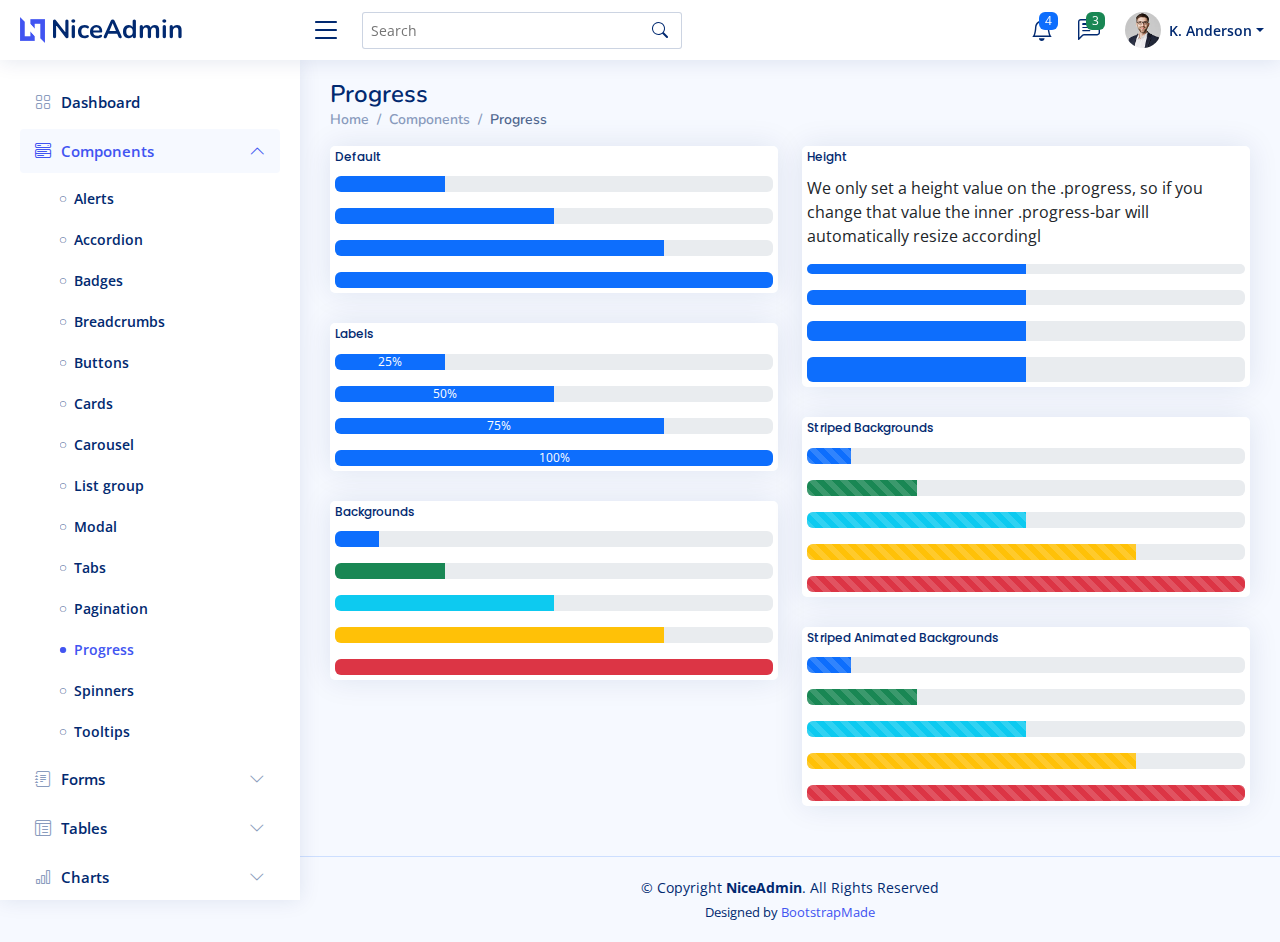
<file: components-progress.html>
<!DOCTYPE html>
<html lang="en">

<head>
  <meta charset="utf-8">
  <meta content="width=device-width, initial-scale=1.0" name="viewport">

  <title>Components / Progress - NiceAdmin Bootstrap Template</title>
  <meta content="" name="description">
  <meta content="" name="keywords">

  <!-- Favicons -->
  <link href="assets/img/favicon.png" rel="icon">
  <link href="assets/img/apple-touch-icon.png" rel="apple-touch-icon">

  <!-- Google Fonts -->
  <link href="https://fonts.gstatic.com" rel="preconnect">
  <link href="https://fonts.googleapis.com/css?family=Open+Sans:300,300i,400,400i,600,600i,700,700i|Nunito:300,300i,400,400i,600,600i,700,700i|Poppins:300,300i,400,400i,500,500i,600,600i,700,700i" rel="stylesheet">

  <!-- Vendor CSS Files -->
  <link href="assets/vendor/bootstrap/css/bootstrap.min.css" rel="stylesheet">
  <link href="assets/vendor/bootstrap-icons/bootstrap-icons.css" rel="stylesheet">
  <link href="assets/vendor/boxicons/css/boxicons.min.css" rel="stylesheet">
  <link href="assets/vendor/quill/quill.snow.css" rel="stylesheet">
  <link href="assets/vendor/quill/quill.bubble.css" rel="stylesheet">
  <link href="assets/vendor/remixicon/remixicon.css" rel="stylesheet">
  <link href="assets/vendor/simple-datatables/style.css" rel="stylesheet">

  <!-- Template Main CSS File -->
  <link href="assets/css/style.css" rel="stylesheet">

  <!-- =======================================================
  * Template Name: NiceAdmin
  * Updated: Aug 30 2023 with Bootstrap v5.3.1
  * Template URL: https://bootstrapmade.com/nice-admin-bootstrap-admin-html-template/
  * Author: BootstrapMade.com
  * License: https://bootstrapmade.com/license/
  ======================================================== -->
</head>

<body>

  <!-- ======= Header ======= -->
  <header id="header" class="header fixed-top d-flex align-items-center">

    <div class="d-flex align-items-center justify-content-between">
      <a href="index.html" class="logo d-flex align-items-center">
        <img src="assets/img/logo.png" alt="">
        <span class="d-none d-lg-block">NiceAdmin</span>
      </a>
      <i class="bi bi-list toggle-sidebar-btn"></i>
    </div><!-- End Logo -->

    <div class="search-bar">
      <form class="search-form d-flex align-items-center" method="POST" action="#">
        <input type="text" name="query" placeholder="Search" title="Enter search keyword">
        <button type="submit" title="Search"><i class="bi bi-search"></i></button>
      </form>
    </div><!-- End Search Bar -->

    <nav class="header-nav ms-auto">
      <ul class="d-flex align-items-center">

        <li class="nav-item d-block d-lg-none">
          <a class="nav-link nav-icon search-bar-toggle " href="#">
            <i class="bi bi-search"></i>
          </a>
        </li><!-- End Search Icon-->

        <li class="nav-item dropdown">

          <a class="nav-link nav-icon" href="#" data-bs-toggle="dropdown">
            <i class="bi bi-bell"></i>
            <span class="badge bg-primary badge-number">4</span>
          </a><!-- End Notification Icon -->

          <ul class="dropdown-menu dropdown-menu-end dropdown-menu-arrow notifications">
            <li class="dropdown-header">
              You have 4 new notifications
              <a href="#"><span class="badge rounded-pill bg-primary p-2 ms-2">View all</span></a>
            </li>
            <li>
              <hr class="dropdown-divider">
            </li>

            <li class="notification-item">
              <i class="bi bi-exclamation-circle text-warning"></i>
              <div>
                <h4>Lorem Ipsum</h4>
                <p>Quae dolorem earum veritatis oditseno</p>
                <p>30 min. ago</p>
              </div>
            </li>

            <li>
              <hr class="dropdown-divider">
            </li>

            <li class="notification-item">
              <i class="bi bi-x-circle text-danger"></i>
              <div>
                <h4>Atque rerum nesciunt</h4>
                <p>Quae dolorem earum veritatis oditseno</p>
                <p>1 hr. ago</p>
              </div>
            </li>

            <li>
              <hr class="dropdown-divider">
            </li>

            <li class="notification-item">
              <i class="bi bi-check-circle text-success"></i>
              <div>
                <h4>Sit rerum fuga</h4>
                <p>Quae dolorem earum veritatis oditseno</p>
                <p>2 hrs. ago</p>
              </div>
            </li>

            <li>
              <hr class="dropdown-divider">
            </li>

            <li class="notification-item">
              <i class="bi bi-info-circle text-primary"></i>
              <div>
                <h4>Dicta reprehenderit</h4>
                <p>Quae dolorem earum veritatis oditseno</p>
                <p>4 hrs. ago</p>
              </div>
            </li>

            <li>
              <hr class="dropdown-divider">
            </li>
            <li class="dropdown-footer">
              <a href="#">Show all notifications</a>
            </li>

          </ul><!-- End Notification Dropdown Items -->

        </li><!-- End Notification Nav -->

        <li class="nav-item dropdown">

          <a class="nav-link nav-icon" href="#" data-bs-toggle="dropdown">
            <i class="bi bi-chat-left-text"></i>
            <span class="badge bg-success badge-number">3</span>
          </a><!-- End Messages Icon -->

          <ul class="dropdown-menu dropdown-menu-end dropdown-menu-arrow messages">
            <li class="dropdown-header">
              You have 3 new messages
              <a href="#"><span class="badge rounded-pill bg-primary p-2 ms-2">View all</span></a>
            </li>
            <li>
              <hr class="dropdown-divider">
            </li>

            <li class="message-item">
              <a href="#">
                <img src="assets/img/messages-1.jpg" alt="" class="rounded-circle">
                <div>
                  <h4>Maria Hudson</h4>
                  <p>Velit asperiores et ducimus soluta repudiandae labore officia est ut...</p>
                  <p>4 hrs. ago</p>
                </div>
              </a>
            </li>
            <li>
              <hr class="dropdown-divider">
            </li>

            <li class="message-item">
              <a href="#">
                <img src="assets/img/messages-2.jpg" alt="" class="rounded-circle">
                <div>
                  <h4>Anna Nelson</h4>
                  <p>Velit asperiores et ducimus soluta repudiandae labore officia est ut...</p>
                  <p>6 hrs. ago</p>
                </div>
              </a>
            </li>
            <li>
              <hr class="dropdown-divider">
            </li>

            <li class="message-item">
              <a href="#">
                <img src="assets/img/messages-3.jpg" alt="" class="rounded-circle">
                <div>
                  <h4>David Muldon</h4>
                  <p>Velit asperiores et ducimus soluta repudiandae labore officia est ut...</p>
                  <p>8 hrs. ago</p>
                </div>
              </a>
            </li>
            <li>
              <hr class="dropdown-divider">
            </li>

            <li class="dropdown-footer">
              <a href="#">Show all messages</a>
            </li>

          </ul><!-- End Messages Dropdown Items -->

        </li><!-- End Messages Nav -->

        <li class="nav-item dropdown pe-3">

          <a class="nav-link nav-profile d-flex align-items-center pe-0" href="#" data-bs-toggle="dropdown">
            <img src="assets/img/profile-img.jpg" alt="Profile" class="rounded-circle">
            <span class="d-none d-md-block dropdown-toggle ps-2">K. Anderson</span>
          </a><!-- End Profile Iamge Icon -->

          <ul class="dropdown-menu dropdown-menu-end dropdown-menu-arrow profile">
            <li class="dropdown-header">
              <h6>Kevin Anderson</h6>
              <span>Web Designer</span>
            </li>
            <li>
              <hr class="dropdown-divider">
            </li>

            <li>
              <a class="dropdown-item d-flex align-items-center" href="users-profile.html">
                <i class="bi bi-person"></i>
                <span>My Profile</span>
              </a>
            </li>
            <li>
              <hr class="dropdown-divider">
            </li>

            <li>
              <a class="dropdown-item d-flex align-items-center" href="users-profile.html">
                <i class="bi bi-gear"></i>
                <span>Account Settings</span>
              </a>
            </li>
            <li>
              <hr class="dropdown-divider">
            </li>

            <li>
              <a class="dropdown-item d-flex align-items-center" href="pages-faq.html">
                <i class="bi bi-question-circle"></i>
                <span>Need Help?</span>
              </a>
            </li>
            <li>
              <hr class="dropdown-divider">
            </li>

            <li>
              <a class="dropdown-item d-flex align-items-center" href="#">
                <i class="bi bi-box-arrow-right"></i>
                <span>Sign Out</span>
              </a>
            </li>

          </ul><!-- End Profile Dropdown Items -->
        </li><!-- End Profile Nav -->

      </ul>
    </nav><!-- End Icons Navigation -->

  </header><!-- End Header -->

  <!-- ======= Sidebar ======= -->
  <aside id="sidebar" class="sidebar">

    <ul class="sidebar-nav" id="sidebar-nav">

      <li class="nav-item">
        <a class="nav-link collapsed" href="index.html">
          <i class="bi bi-grid"></i>
          <span>Dashboard</span>
        </a>
      </li><!-- End Dashboard Nav -->

      <li class="nav-item">
        <a class="nav-link " data-bs-target="#components-nav" data-bs-toggle="collapse" href="#">
          <i class="bi bi-menu-button-wide"></i><span>Components</span><i class="bi bi-chevron-down ms-auto"></i>
        </a>
        <ul id="components-nav" class="nav-content collapse show" data-bs-parent="#sidebar-nav">
          <li>
            <a href="components-alerts.html">
              <i class="bi bi-circle"></i><span>Alerts</span>
            </a>
          </li>
          <li>
            <a href="components-accordion.html">
              <i class="bi bi-circle"></i><span>Accordion</span>
            </a>
          </li>
          <li>
            <a href="components-badges.html">
              <i class="bi bi-circle"></i><span>Badges</span>
            </a>
          </li>
          <li>
            <a href="components-breadcrumbs.html">
              <i class="bi bi-circle"></i><span>Breadcrumbs</span>
            </a>
          </li>
          <li>
            <a href="components-buttons.html">
              <i class="bi bi-circle"></i><span>Buttons</span>
            </a>
          </li>
          <li>
            <a href="components-cards.html">
              <i class="bi bi-circle"></i><span>Cards</span>
            </a>
          </li>
          <li>
            <a href="components-carousel.html">
              <i class="bi bi-circle"></i><span>Carousel</span>
            </a>
          </li>
          <li>
            <a href="components-list-group.html">
              <i class="bi bi-circle"></i><span>List group</span>
            </a>
          </li>
          <li>
            <a href="components-modal.html">
              <i class="bi bi-circle"></i><span>Modal</span>
            </a>
          </li>
          <li>
            <a href="components-tabs.html">
              <i class="bi bi-circle"></i><span>Tabs</span>
            </a>
          </li>
          <li>
            <a href="components-pagination.html">
              <i class="bi bi-circle"></i><span>Pagination</span>
            </a>
          </li>
          <li>
            <a href="components-progress.html" class="active">
              <i class="bi bi-circle"></i><span>Progress</span>
            </a>
          </li>
          <li>
            <a href="components-spinners.html">
              <i class="bi bi-circle"></i><span>Spinners</span>
            </a>
          </li>
          <li>
            <a href="components-tooltips.html">
              <i class="bi bi-circle"></i><span>Tooltips</span>
            </a>
          </li>
        </ul>
      </li><!-- End Components Nav -->

      <li class="nav-item">
        <a class="nav-link collapsed" data-bs-target="#forms-nav" data-bs-toggle="collapse" href="#">
          <i class="bi bi-journal-text"></i><span>Forms</span><i class="bi bi-chevron-down ms-auto"></i>
        </a>
        <ul id="forms-nav" class="nav-content collapse " data-bs-parent="#sidebar-nav">
          <li>
            <a href="forms-elements.html">
              <i class="bi bi-circle"></i><span>Form Elements</span>
            </a>
          </li>
          <li>
            <a href="forms-layouts.html">
              <i class="bi bi-circle"></i><span>Form Layouts</span>
            </a>
          </li>
          <li>
            <a href="forms-editors.html">
              <i class="bi bi-circle"></i><span>Form Editors</span>
            </a>
          </li>
          <li>
            <a href="forms-validation.html">
              <i class="bi bi-circle"></i><span>Form Validation</span>
            </a>
          </li>
        </ul>
      </li><!-- End Forms Nav -->

      <li class="nav-item">
        <a class="nav-link collapsed" data-bs-target="#tables-nav" data-bs-toggle="collapse" href="#">
          <i class="bi bi-layout-text-window-reverse"></i><span>Tables</span><i class="bi bi-chevron-down ms-auto"></i>
        </a>
        <ul id="tables-nav" class="nav-content collapse " data-bs-parent="#sidebar-nav">
          <li>
            <a href="tables-general.html">
              <i class="bi bi-circle"></i><span>General Tables</span>
            </a>
          </li>
          <li>
            <a href="tables-data.html">
              <i class="bi bi-circle"></i><span>Data Tables</span>
            </a>
          </li>
        </ul>
      </li><!-- End Tables Nav -->

      <li class="nav-item">
        <a class="nav-link collapsed" data-bs-target="#charts-nav" data-bs-toggle="collapse" href="#">
          <i class="bi bi-bar-chart"></i><span>Charts</span><i class="bi bi-chevron-down ms-auto"></i>
        </a>
        <ul id="charts-nav" class="nav-content collapse " data-bs-parent="#sidebar-nav">
          <li>
            <a href="charts-chartjs.html">
              <i class="bi bi-circle"></i><span>Chart.js</span>
            </a>
          </li>
          <li>
            <a href="charts-apexcharts.html">
              <i class="bi bi-circle"></i><span>ApexCharts</span>
            </a>
          </li>
          <li>
            <a href="charts-echarts.html">
              <i class="bi bi-circle"></i><span>ECharts</span>
            </a>
          </li>
        </ul>
      </li><!-- End Charts Nav -->

      <li class="nav-item">
        <a class="nav-link collapsed" data-bs-target="#icons-nav" data-bs-toggle="collapse" href="#">
          <i class="bi bi-gem"></i><span>Icons</span><i class="bi bi-chevron-down ms-auto"></i>
        </a>
        <ul id="icons-nav" class="nav-content collapse " data-bs-parent="#sidebar-nav">
          <li>
            <a href="icons-bootstrap.html">
              <i class="bi bi-circle"></i><span>Bootstrap Icons</span>
            </a>
          </li>
          <li>
            <a href="icons-remix.html">
              <i class="bi bi-circle"></i><span>Remix Icons</span>
            </a>
          </li>
          <li>
            <a href="icons-boxicons.html">
              <i class="bi bi-circle"></i><span>Boxicons</span>
            </a>
          </li>
        </ul>
      </li><!-- End Icons Nav -->

      <li class="nav-heading">Pages</li>

      <li class="nav-item">
        <a class="nav-link collapsed" href="users-profile.html">
          <i class="bi bi-person"></i>
          <span>Profile</span>
        </a>
      </li><!-- End Profile Page Nav -->

      <li class="nav-item">
        <a class="nav-link collapsed" href="pages-faq.html">
          <i class="bi bi-question-circle"></i>
          <span>F.A.Q</span>
        </a>
      </li><!-- End F.A.Q Page Nav -->

      <li class="nav-item">
        <a class="nav-link collapsed" href="pages-contact.html">
          <i class="bi bi-envelope"></i>
          <span>Contact</span>
        </a>
      </li><!-- End Contact Page Nav -->

      <li class="nav-item">
        <a class="nav-link collapsed" href="pages-register.html">
          <i class="bi bi-card-list"></i>
          <span>Register</span>
        </a>
      </li><!-- End Register Page Nav -->

      <li class="nav-item">
        <a class="nav-link collapsed" href="pages-login.html">
          <i class="bi bi-box-arrow-in-right"></i>
          <span>Login</span>
        </a>
      </li><!-- End Login Page Nav -->

      <li class="nav-item">
        <a class="nav-link collapsed" href="pages-error-404.html">
          <i class="bi bi-dash-circle"></i>
          <span>Error 404</span>
        </a>
      </li><!-- End Error 404 Page Nav -->

      <li class="nav-item">
        <a class="nav-link collapsed" href="pages-blank.html">
          <i class="bi bi-file-earmark"></i>
          <span>Blank</span>
        </a>
      </li><!-- End Blank Page Nav -->

    </ul>

  </aside><!-- End Sidebar-->

  <main id="main" class="main">

    <div class="pagetitle">
      <h1>Progress</h1>
      <nav>
        <ol class="breadcrumb">
          <li class="breadcrumb-item"><a href="index.html">Home</a></li>
          <li class="breadcrumb-item">Components</li>
          <li class="breadcrumb-item active">Progress</li>
        </ol>
      </nav>
    </div><!-- End Page Title -->

    <section class="section">
      <div class="row">
        <div class="col-lg-6">

          <div class="card">
            <div class="card-body">
              <h5 class="card-title">Default</h5>

              <!-- Default Progress Bars-->
              <div class="progress">
                <div class="progress-bar" role="progressbar" style="width: 25%" aria-valuenow="25" aria-valuemin="0" aria-valuemax="100"></div>
              </div>
              <div class="progress mt-3">
                <div class="progress-bar" role="progressbar" style="width: 50%" aria-valuenow="50" aria-valuemin="0" aria-valuemax="100"></div>
              </div>
              <div class="progress mt-3">
                <div class="progress-bar" role="progressbar" style="width: 75%" aria-valuenow="75" aria-valuemin="0" aria-valuemax="100"></div>
              </div>
              <div class="progress mt-3">
                <div class="progress-bar" role="progressbar" style="width: 100%" aria-valuenow="100" aria-valuemin="0" aria-valuemax="100"></div>
              </div><!-- End Default Progress Bars-->

            </div>
          </div>

          <div class="card">
            <div class="card-body">
              <h5 class="card-title">Labels</h5>

              <!-- Progress Bars with labels-->
              <div class="progress">
                <div class="progress-bar" role="progressbar" style="width: 25%" aria-valuenow="25" aria-valuemin="0" aria-valuemax="100">25%</div>
              </div>
              <div class="progress mt-3">
                <div class="progress-bar" role="progressbar" style="width: 50%" aria-valuenow="50" aria-valuemin="0" aria-valuemax="100">50%</div>
              </div>
              <div class="progress mt-3">
                <div class="progress-bar" role="progressbar" style="width: 75%" aria-valuenow="75" aria-valuemin="0" aria-valuemax="100">75%</div>
              </div>
              <div class="progress mt-3">
                <div class="progress-bar" role="progressbar" style="width: 100%" aria-valuenow="100" aria-valuemin="0" aria-valuemax="100">100%</div>
              </div><!-- End Progress Bars with labels -->

            </div>
          </div>

          <div class="card">
            <div class="card-body">
              <h5 class="card-title">Backgrounds</h5>

              <!-- Progress Bars with Backgrounds-->
              <div class="progress">
                <div class="progress-bar" role="progressbar" style="width: 10%" aria-valuenow="10" aria-valuemin="0" aria-valuemax="100"></div>
              </div>
              <div class="progress mt-3">
                <div class="progress-bar bg-success" role="progressbar" style="width: 25%" aria-valuenow="25" aria-valuemin="0" aria-valuemax="100"></div>
              </div>
              <div class="progress mt-3">
                <div class="progress-bar bg-info" role="progressbar" style="width: 50%" aria-valuenow="50" aria-valuemin="0" aria-valuemax="100"></div>
              </div>
              <div class="progress mt-3">
                <div class="progress-bar bg-warning" role="progressbar" style="width: 75%" aria-valuenow="75" aria-valuemin="0" aria-valuemax="100"></div>
              </div>
              <div class="progress mt-3">
                <div class="progress-bar bg-danger" role="progressbar" style="width: 100%" aria-valuenow="100" aria-valuemin="0" aria-valuemax="100"></div>
              </div><!-- End Progress Bars with Backgrounds -->

            </div>
          </div>

        </div>

        <div class="col-lg-6">

          <div class="card">
            <div class="card-body">
              <h5 class="card-title">Height</h5>
              <p>We only set a height value on the .progress, so if you change that value the inner .progress-bar will automatically resize accordingl</p>

              <!-- Progress Bars with heights-->
              <div class="progress" style="height: 10px;">
                <div class="progress-bar" role="progressbar" style="width: 50%" aria-valuenow="50" aria-valuemin="0" aria-valuemax="100"></div>
              </div>
              <div class="progress mt-3" style="height: 15px;">
                <div class="progress-bar" role="progressbar" style="width: 50%" aria-valuenow="50" aria-valuemin="0" aria-valuemax="100"></div>
              </div>
              <div class="progress mt-3" style="height: 20px;">
                <div class="progress-bar" role="progressbar" style="width: 50%" aria-valuenow="50" aria-valuemin="0" aria-valuemax="100"></div>
              </div>
              <div class="progress mt-3" style="height: 25px;">
                <div class="progress-bar" role="progressbar" style="width: 50%" aria-valuenow="50" aria-valuemin="0" aria-valuemax="100"></div>
              </div><!-- End Progress Bars with heights -->

            </div>
          </div>

          <div class="card">
            <div class="card-body">
              <h5 class="card-title">Striped Backgrounds</h5>

              <!-- Progress Bars with Striped Backgrounds-->
              <div class="progress">
                <div class="progress-bar progress-bar-striped" role="progressbar" style="width: 10%" aria-valuenow="10" aria-valuemin="0" aria-valuemax="100"></div>
              </div>
              <div class="progress mt-3">
                <div class="progress-bar progress-bar-striped bg-success" role="progressbar" style="width: 25%" aria-valuenow="25" aria-valuemin="0" aria-valuemax="100"></div>
              </div>
              <div class="progress mt-3">
                <div class="progress-bar progress-bar-striped bg-info" role="progressbar" style="width: 50%" aria-valuenow="50" aria-valuemin="0" aria-valuemax="100"></div>
              </div>
              <div class="progress mt-3">
                <div class="progress-bar progress-bar-striped bg-warning" role="progressbar" style="width: 75%" aria-valuenow="75" aria-valuemin="0" aria-valuemax="100"></div>
              </div>
              <div class="progress mt-3">
                <div class="progress-bar progress-bar-striped bg-danger" role="progressbar" style="width: 100%" aria-valuenow="100" aria-valuemin="0" aria-valuemax="100"></div>
              </div><!-- End Progress Bars with Striped Backgrounds -->

            </div>
          </div>

          <div class="card">
            <div class="card-body">
              <h5 class="card-title">Striped Animated Backgrounds</h5>

              <!-- Progress Bars with Striped Backgrounds-->
              <div class="progress">
                <div class="progress-bar progress-bar-striped progress-bar-animated" role="progressbar" style="width: 10%" aria-valuenow="10" aria-valuemin="0" aria-valuemax="100"></div>
              </div>
              <div class="progress mt-3">
                <div class="progress-bar progress-bar-striped bg-success progress-bar-animated" role="progressbar" style="width: 25%" aria-valuenow="25" aria-valuemin="0" aria-valuemax="100"></div>
              </div>
              <div class="progress mt-3">
                <div class="progress-bar progress-bar-striped bg-info progress-bar-animated" role="progressbar" style="width: 50%" aria-valuenow="50" aria-valuemin="0" aria-valuemax="100"></div>
              </div>
              <div class="progress mt-3">
                <div class="progress-bar progress-bar-striped bg-warning progress-bar-animated" role="progressbar" style="width: 75%" aria-valuenow="75" aria-valuemin="0" aria-valuemax="100"></div>
              </div>
              <div class="progress mt-3">
                <div class="progress-bar progress-bar-striped bg-danger progress-bar-animated" role="progressbar" style="width: 100%" aria-valuenow="100" aria-valuemin="0" aria-valuemax="100"></div>
              </div><!-- End Progress Bars with Striped Animated Backgrounds -->

            </div>
          </div>

        </div>
      </div>
    </section>

  </main><!-- End #main -->

  <!-- ======= Footer ======= -->
  <footer id="footer" class="footer">
    <div class="copyright">
      &copy; Copyright <strong><span>NiceAdmin</span></strong>. All Rights Reserved
    </div>
    <div class="credits">
      <!-- All the links in the footer should remain intact. -->
      <!-- You can delete the links only if you purchased the pro version. -->
      <!-- Licensing information: https://bootstrapmade.com/license/ -->
      <!-- Purchase the pro version with working PHP/AJAX contact form: https://bootstrapmade.com/nice-admin-bootstrap-admin-html-template/ -->
      Designed by <a href="https://bootstrapmade.com/">BootstrapMade</a>
    </div>
  </footer><!-- End Footer -->

  <a href="#" class="back-to-top d-flex align-items-center justify-content-center"><i class="bi bi-arrow-up-short"></i></a>

  <!-- Vendor JS Files -->
  <script src="assets/vendor/apexcharts/apexcharts.min.js"></script>
  <script src="assets/vendor/bootstrap/js/bootstrap.bundle.min.js"></script>
  <script src="assets/vendor/chart.js/chart.umd.js"></script>
  <script src="assets/vendor/echarts/echarts.min.js"></script>
  <script src="assets/vendor/quill/quill.min.js"></script>
  <script src="assets/vendor/simple-datatables/simple-datatables.js"></script>
  <script src="assets/vendor/tinymce/tinymce.min.js"></script>
  <script src="assets/vendor/php-email-form/validate.js"></script>

  <!-- Template Main JS File -->
  <script src="assets/js/main.js"></script>

</body>

</html>
</file>
<file: assets/vendor/quill/quill.snow.css>
/*!
 * Quill Editor v1.3.7
 * https://quilljs.com/
 * Copyright (c) 2014, Jason Chen
 * Copyright (c) 2013, salesforce.com
 */
.ql-container {
  box-sizing: border-box;
  font-family: Helvetica, Arial, sans-serif;
  font-size: 13px;
  height: 100%;
  margin: 0px;
  position: relative;
}
.ql-container.ql-disabled .ql-tooltip {
  visibility: hidden;
}
.ql-container.ql-disabled .ql-editor ul[data-checked] > li::before {
  pointer-events: none;
}
.ql-clipboard {
  left: -100000px;
  height: 1px;
  overflow-y: hidden;
  position: absolute;
  top: 50%;
}
.ql-clipboard p {
  margin: 0;
  padding: 0;
}
.ql-editor {
  box-sizing: border-box;
  line-height: 1.42;
  height: 100%;
  outline: none;
  overflow-y: auto;
  padding: 12px 15px;
  tab-size: 4;
  -moz-tab-size: 4;
  text-align: left;
  white-space: pre-wrap;
  word-wrap: break-word;
}
.ql-editor > * {
  cursor: text;
}
.ql-editor p,
.ql-editor ol,
.ql-editor ul,
.ql-editor pre,
.ql-editor blockquote,
.ql-editor h1,
.ql-editor h2,
.ql-editor h3,
.ql-editor h4,
.ql-editor h5,
.ql-editor h6 {
  margin: 0;
  padding: 0;
  counter-reset: list-1 list-2 list-3 list-4 list-5 list-6 list-7 list-8 list-9;
}
.ql-editor ol,
.ql-editor ul {
  padding-left: 1.5em;
}
.ql-editor ol > li,
.ql-editor ul > li {
  list-style-type: none;
}
.ql-editor ul > li::before {
  content: '\2022';
}
.ql-editor ul[data-checked=true],
.ql-editor ul[data-checked=false] {
  pointer-events: none;
}
.ql-editor ul[data-checked=true] > li *,
.ql-editor ul[data-checked=false] > li * {
  pointer-events: all;
}
.ql-editor ul[data-checked=true] > li::before,
.ql-editor ul[data-checked=false] > li::before {
  color: #777;
  cursor: pointer;
  pointer-events: all;
}
.ql-editor ul[data-checked=true] > li::before {
  content: '\2611';
}
.ql-editor ul[data-checked=false] > li::before {
  content: '\2610';
}
.ql-editor li::before {
  display: inline-block;
  white-space: nowrap;
  width: 1.2em;
}
.ql-editor li:not(.ql-direction-rtl)::before {
  margin-left: -1.5em;
  margin-right: 0.3em;
  text-align: right;
}
.ql-editor li.ql-direction-rtl::before {
  margin-left: 0.3em;
  margin-right: -1.5em;
}
.ql-editor ol li:not(.ql-direction-rtl),
.ql-editor ul li:not(.ql-direction-rtl) {
  padding-left: 1.5em;
}
.ql-editor ol li.ql-direction-rtl,
.ql-editor ul li.ql-direction-rtl {
  padding-right: 1.5em;
}
.ql-editor ol li {
  counter-reset: list-1 list-2 list-3 list-4 list-5 list-6 list-7 list-8 list-9;
  counter-increment: list-0;
}
.ql-editor ol li:before {
  content: counter(list-0, decimal) '. ';
}
.ql-editor ol li.ql-indent-1 {
  counter-increment: list-1;
}
.ql-editor ol li.ql-indent-1:before {
  content: counter(list-1, lower-alpha) '. ';
}
.ql-editor ol li.ql-indent-1 {
  counter-reset: list-2 list-3 list-4 list-5 list-6 list-7 list-8 list-9;
}
.ql-editor ol li.ql-indent-2 {
  counter-increment: list-2;
}
.ql-editor ol li.ql-indent-2:before {
  content: counter(list-2, lower-roman) '. ';
}
.ql-editor ol li.ql-indent-2 {
  counter-reset: list-3 list-4 list-5 list-6 list-7 list-8 list-9;
}
.ql-editor ol li.ql-indent-3 {
  counter-increment: list-3;
}
.ql-editor ol li.ql-indent-3:before {
  content: counter(list-3, decimal) '. ';
}
.ql-editor ol li.ql-indent-3 {
  counter-reset: list-4 list-5 list-6 list-7 list-8 list-9;
}
.ql-editor ol li.ql-indent-4 {
  counter-increment: list-4;
}
.ql-editor ol li.ql-indent-4:before {
  content: counter(list-4, lower-alpha) '. ';
}
.ql-editor ol li.ql-indent-4 {
  counter-reset: list-5 list-6 list-7 list-8 list-9;
}
.ql-editor ol li.ql-indent-5 {
  counter-increment: list-5;
}
.ql-editor ol li.ql-indent-5:before {
  content: counter(list-5, lower-roman) '. ';
}
.ql-editor ol li.ql-indent-5 {
  counter-reset: list-6 list-7 list-8 list-9;
}
.ql-editor ol li.ql-indent-6 {
  counter-increment: list-6;
}
.ql-editor ol li.ql-indent-6:before {
  content: counter(list-6, decimal) '. ';
}
.ql-editor ol li.ql-indent-6 {
  counter-reset: list-7 list-8 list-9;
}
.ql-editor ol li.ql-indent-7 {
  counter-increment: list-7;
}
.ql-editor ol li.ql-indent-7:before {
  content: counter(list-7, lower-alpha) '. ';
}
.ql-editor ol li.ql-indent-7 {
  counter-reset: list-8 list-9;
}
.ql-editor ol li.ql-indent-8 {
  counter-increment: list-8;
}
.ql-editor ol li.ql-indent-8:before {
  content: counter(list-8, lower-roman) '. ';
}
.ql-editor ol li.ql-indent-8 {
  counter-reset: list-9;
}
.ql-editor ol li.ql-indent-9 {
  counter-increment: list-9;
}
.ql-editor ol li.ql-indent-9:before {
  content: counter(list-9, decimal) '. ';
}
.ql-editor .ql-indent-1:not(.ql-direction-rtl) {
  padding-left: 3em;
}
.ql-editor li.ql-indent-1:not(.ql-direction-rtl) {
  padding-left: 4.5em;
}
.ql-editor .ql-indent-1.ql-direction-rtl.ql-align-right {
  padding-right: 3em;
}
.ql-editor li.ql-indent-1.ql-direction-rtl.ql-align-right {
  padding-right: 4.5em;
}
.ql-editor .ql-indent-2:not(.ql-direction-rtl) {
  padding-left: 6em;
}
.ql-editor li.ql-indent-2:not(.ql-direction-rtl) {
  padding-left: 7.5em;
}
.ql-editor .ql-indent-2.ql-direction-rtl.ql-align-right {
  padding-right: 6em;
}
.ql-editor li.ql-indent-2.ql-direction-rtl.ql-align-right {
  padding-right: 7.5em;
}
.ql-editor .ql-indent-3:not(.ql-direction-rtl) {
  padding-left: 9em;
}
.ql-editor li.ql-indent-3:not(.ql-direction-rtl) {
  padding-left: 10.5em;
}
.ql-editor .ql-indent-3.ql-direction-rtl.ql-align-right {
  padding-right: 9em;
}
.ql-editor li.ql-indent-3.ql-direction-rtl.ql-align-right {
  padding-right: 10.5em;
}
.ql-editor .ql-indent-4:not(.ql-direction-rtl) {
  padding-left: 12em;
}
.ql-editor li.ql-indent-4:not(.ql-direction-rtl) {
  padding-left: 13.5em;
}
.ql-editor .ql-indent-4.ql-direction-rtl.ql-align-right {
  padding-right: 12em;
}
.ql-editor li.ql-indent-4.ql-direction-rtl.ql-align-right {
  padding-right: 13.5em;
}
.ql-editor .ql-indent-5:not(.ql-direction-rtl) {
  padding-left: 15em;
}
.ql-editor li.ql-indent-5:not(.ql-direction-rtl) {
  padding-left: 16.5em;
}
.ql-editor .ql-indent-5.ql-direction-rtl.ql-align-right {
  padding-right: 15em;
}
.ql-editor li.ql-indent-5.ql-direction-rtl.ql-align-right {
  padding-right: 16.5em;
}
.ql-editor .ql-indent-6:not(.ql-direction-rtl) {
  padding-left: 18em;
}
.ql-editor li.ql-indent-6:not(.ql-direction-rtl) {
  padding-left: 19.5em;
}
.ql-editor .ql-indent-6.ql-direction-rtl.ql-align-right {
  padding-right: 18em;
}
.ql-editor li.ql-indent-6.ql-direction-rtl.ql-align-right {
  padding-right: 19.5em;
}
.ql-editor .ql-indent-7:not(.ql-direction-rtl) {
  padding-left: 21em;
}
.ql-editor li.ql-indent-7:not(.ql-direction-rtl) {
  padding-left: 22.5em;
}
.ql-editor .ql-indent-7.ql-direction-rtl.ql-align-right {
  padding-right: 21em;
}
.ql-editor li.ql-indent-7.ql-direction-rtl.ql-align-right {
  padding-right: 22.5em;
}
.ql-editor .ql-indent-8:not(.ql-direction-rtl) {
  padding-left: 24em;
}
.ql-editor li.ql-indent-8:not(.ql-direction-rtl) {
  padding-left: 25.5em;
}
.ql-editor .ql-indent-8.ql-direction-rtl.ql-align-right {
  padding-right: 24em;
}
.ql-editor li.ql-indent-8.ql-direction-rtl.ql-align-right {
  padding-right: 25.5em;
}
.ql-editor .ql-indent-9:not(.ql-direction-rtl) {
  padding-left: 27em;
}
.ql-editor li.ql-indent-9:not(.ql-direction-rtl) {
  padding-left: 28.5em;
}
.ql-editor .ql-indent-9.ql-direction-rtl.ql-align-right {
  padding-right: 27em;
}
.ql-editor li.ql-indent-9.ql-direction-rtl.ql-align-right {
  padding-right: 28.5em;
}
.ql-editor .ql-video {
  display: block;
  max-width: 100%;
}
.ql-editor .ql-video.ql-align-center {
  margin: 0 auto;
}
.ql-editor .ql-video.ql-align-right {
  margin: 0 0 0 auto;
}
.ql-editor .ql-bg-black {
  background-color: #000;
}
.ql-editor .ql-bg-red {
  background-color: #e60000;
}
.ql-editor .ql-bg-orange {
  background-color: #f90;
}
.ql-editor .ql-bg-yellow {
  background-color: #ff0;
}
.ql-editor .ql-bg-green {
  background-color: #008a00;
}
.ql-editor .ql-bg-blue {
  background-color: #06c;
}
.ql-editor .ql-bg-purple {
  background-color: #93f;
}
.ql-editor .ql-color-white {
  color: #fff;
}
.ql-editor .ql-color-red {
  color: #e60000;
}
.ql-editor .ql-color-orange {
  color: #f90;
}
.ql-editor .ql-color-yellow {
  color: #ff0;
}
.ql-editor .ql-color-green {
  color: #008a00;
}
.ql-editor .ql-color-blue {
  color: #06c;
}
.ql-editor .ql-color-purple {
  color: #93f;
}
.ql-editor .ql-font-serif {
  font-family: Georgia, Times New Roman, serif;
}
.ql-editor .ql-font-monospace {
  font-family: Monaco, Courier New, monospace;
}
.ql-editor .ql-size-small {
  font-size: 0.75em;
}
.ql-editor .ql-size-large {
  font-size: 1.5em;
}
.ql-editor .ql-size-huge {
  font-size: 2.5em;
}
.ql-editor .ql-direction-rtl {
  direction: rtl;
  text-align: inherit;
}
.ql-editor .ql-align-center {
  text-align: center;
}
.ql-editor .ql-align-justify {
  text-align: justify;
}
.ql-editor .ql-align-right {
  text-align: right;
}
.ql-editor.ql-blank::before {
  color: rgba(0,0,0,0.6);
  content: attr(data-placeholder);
  font-style: italic;
  left: 15px;
  pointer-events: none;
  position: absolute;
  right: 15px;
}
.ql-snow.ql-toolbar:after,
.ql-snow .ql-toolbar:after {
  clear: both;
  content: '';
  display: table;
}
.ql-snow.ql-toolbar button,
.ql-snow .ql-toolbar button {
  background: none;
  border: none;
  cursor: pointer;
  display: inline-block;
  float: left;
  height: 24px;
  padding: 3px 5px;
  width: 28px;
}
.ql-snow.ql-toolbar button svg,
.ql-snow .ql-toolbar button svg {
  float: left;
  height: 100%;
}
.ql-snow.ql-toolbar button:active:hover,
.ql-snow .ql-toolbar button:active:hover {
  outline: none;
}
.ql-snow.ql-toolbar input.ql-image[type=file],
.ql-snow .ql-toolbar input.ql-image[type=file] {
  display: none;
}
.ql-snow.ql-toolbar button:hover,
.ql-snow .ql-toolbar button:hover,
.ql-snow.ql-toolbar button:focus,
.ql-snow .ql-toolbar button:focus,
.ql-snow.ql-toolbar button.ql-active,
.ql-snow .ql-toolbar button.ql-active,
.ql-snow.ql-toolbar .ql-picker-label:hover,
.ql-snow .ql-toolbar .ql-picker-label:hover,
.ql-snow.ql-toolbar .ql-picker-label.ql-active,
.ql-snow .ql-toolbar .ql-picker-label.ql-active,
.ql-snow.ql-toolbar .ql-picker-item:hover,
.ql-snow .ql-toolbar .ql-picker-item:hover,
.ql-snow.ql-toolbar .ql-picker-item.ql-selected,
.ql-snow .ql-toolbar .ql-picker-item.ql-selected {
  color: #06c;
}
.ql-snow.ql-toolbar button:hover .ql-fill,
.ql-snow .ql-toolbar button:hover .ql-fill,
.ql-snow.ql-toolbar button:focus .ql-fill,
.ql-snow .ql-toolbar button:focus .ql-fill,
.ql-snow.ql-toolbar button.ql-active .ql-fill,
.ql-snow .ql-toolbar button.ql-active .ql-fill,
.ql-snow.ql-toolbar .ql-picker-label:hover .ql-fill,
.ql-snow .ql-toolbar .ql-picker-label:hover .ql-fill,
.ql-snow.ql-toolbar .ql-picker-label.ql-active .ql-fill,
.ql-snow .ql-toolbar .ql-picker-label.ql-active .ql-fill,
.ql-snow.ql-toolbar .ql-picker-item:hover .ql-fill,
.ql-snow .ql-toolbar .ql-picker-item:hover .ql-fill,
.ql-snow.ql-toolbar .ql-picker-item.ql-selected .ql-fill,
.ql-snow .ql-toolbar .ql-picker-item.ql-selected .ql-fill,
.ql-snow.ql-toolbar button:hover .ql-stroke.ql-fill,
.ql-snow .ql-toolbar button:hover .ql-stroke.ql-fill,
.ql-snow.ql-toolbar button:focus .ql-stroke.ql-fill,
.ql-snow .ql-toolbar button:focus .ql-stroke.ql-fill,
.ql-snow.ql-toolbar button.ql-active .ql-stroke.ql-fill,
.ql-snow .ql-toolbar button.ql-active .ql-stroke.ql-fill,
.ql-snow.ql-toolbar .ql-picker-label:hover .ql-stroke.ql-fill,
.ql-snow .ql-toolbar .ql-picker-label:hover .ql-stroke.ql-fill,
.ql-snow.ql-toolbar .ql-picker-label.ql-active .ql-stroke.ql-fill,
.ql-snow .ql-toolbar .ql-picker-label.ql-active .ql-stroke.ql-fill,
.ql-snow.ql-toolbar .ql-picker-item:hover .ql-stroke.ql-fill,
.ql-snow .ql-toolbar .ql-picker-item:hover .ql-stroke.ql-fill,
.ql-snow.ql-toolbar .ql-picker-item.ql-selected .ql-stroke.ql-fill,
.ql-snow .ql-toolbar .ql-picker-item.ql-selected .ql-stroke.ql-fill {
  fill: #06c;
}
.ql-snow.ql-toolbar button:hover .ql-stroke,
.ql-snow .ql-toolbar button:hover .ql-stroke,
.ql-snow.ql-toolbar button:focus .ql-stroke,
.ql-snow .ql-toolbar button:focus .ql-stroke,
.ql-snow.ql-toolbar button.ql-active .ql-stroke,
.ql-snow .ql-toolbar button.ql-active .ql-stroke,
.ql-snow.ql-toolbar .ql-picker-label:hover .ql-stroke,
.ql-snow .ql-toolbar .ql-picker-label:hover .ql-stroke,
.ql-snow.ql-toolbar .ql-picker-label.ql-active .ql-stroke,
.ql-snow .ql-toolbar .ql-picker-label.ql-active .ql-stroke,
.ql-snow.ql-toolbar .ql-picker-item:hover .ql-stroke,
.ql-snow .ql-toolbar .ql-picker-item:hover .ql-stroke,
.ql-snow.ql-toolbar .ql-picker-item.ql-selected .ql-stroke,
.ql-snow .ql-toolbar .ql-picker-item.ql-selected .ql-stroke,
.ql-snow.ql-toolbar button:hover .ql-stroke-miter,
.ql-snow .ql-toolbar button:hover .ql-stroke-miter,
.ql-snow.ql-toolbar button:focus .ql-stroke-miter,
.ql-snow .ql-toolbar button:focus .ql-stroke-miter,
.ql-snow.ql-toolbar button.ql-active .ql-stroke-miter,
.ql-snow .ql-toolbar button.ql-active .ql-stroke-miter,
.ql-snow.ql-toolbar .ql-picker-label:hover .ql-stroke-miter,
.ql-snow .ql-toolbar .ql-picker-label:hover .ql-stroke-miter,
.ql-snow.ql-toolbar .ql-picker-label.ql-active .ql-stroke-miter,
.ql-snow .ql-toolbar .ql-picker-label.ql-active .ql-stroke-miter,
.ql-snow.ql-toolbar .ql-picker-item:hover .ql-stroke-miter,
.ql-snow .ql-toolbar .ql-picker-item:hover .ql-stroke-miter,
.ql-snow.ql-toolbar .ql-picker-item.ql-selected .ql-stroke-miter,
.ql-snow .ql-toolbar .ql-picker-item.ql-selected .ql-stroke-miter {
  stroke: #06c;
}
@media (pointer: coarse) {
  .ql-snow.ql-toolbar button:hover:not(.ql-active),
  .ql-snow .ql-toolbar button:hover:not(.ql-active) {
    color: #444;
  }
  .ql-snow.ql-toolbar button:hover:not(.ql-active) .ql-fill,
  .ql-snow .ql-toolbar button:hover:not(.ql-active) .ql-fill,
  .ql-snow.ql-toolbar button:hover:not(.ql-active) .ql-stroke.ql-fill,
  .ql-snow .ql-toolbar button:hover:not(.ql-active) .ql-stroke.ql-fill {
    fill: #444;
  }
  .ql-snow.ql-toolbar button:hover:not(.ql-active) .ql-stroke,
  .ql-snow .ql-toolbar button:hover:not(.ql-active) .ql-stroke,
  .ql-snow.ql-toolbar button:hover:not(.ql-active) .ql-stroke-miter,
  .ql-snow .ql-toolbar button:hover:not(.ql-active) .ql-stroke-miter {
    stroke: #444;
  }
}
.ql-snow {
  box-sizing: border-box;
}
.ql-snow * {
  box-sizing: border-box;
}
.ql-snow .ql-hidden {
  display: none;
}
.ql-snow .ql-out-bottom,
.ql-snow .ql-out-top {
  visibility: hidden;
}
.ql-snow .ql-tooltip {
  position: absolute;
  transform: translateY(10px);
}
.ql-snow .ql-tooltip a {
  cursor: pointer;
  text-decoration: none;
}
.ql-snow .ql-tooltip.ql-flip {
  transform: translateY(-10px);
}
.ql-snow .ql-formats {
  display: inline-block;
  vertical-align: middle;
}
.ql-snow .ql-formats:after {
  clear: both;
  content: '';
  display: table;
}
.ql-snow .ql-stroke {
  fill: none;
  stroke: #444;
  stroke-linecap: round;
  stroke-linejoin: round;
  stroke-width: 2;
}
.ql-snow .ql-stroke-miter {
  fill: none;
  stroke: #444;
  stroke-miterlimit: 10;
  stroke-width: 2;
}
.ql-snow .ql-fill,
.ql-snow .ql-stroke.ql-fill {
  fill: #444;
}
.ql-snow .ql-empty {
  fill: none;
}
.ql-snow .ql-even {
  fill-rule: evenodd;
}
.ql-snow .ql-thin,
.ql-snow .ql-stroke.ql-thin {
  stroke-width: 1;
}
.ql-snow .ql-transparent {
  opacity: 0.4;
}
.ql-snow .ql-direction svg:last-child {
  display: none;
}
.ql-snow .ql-direction.ql-active svg:last-child {
  display: inline;
}
.ql-snow .ql-direction.ql-active svg:first-child {
  display: none;
}
.ql-snow .ql-editor h1 {
  font-size: 2em;
}
.ql-snow .ql-editor h2 {
  font-size: 1.5em;
}
.ql-snow .ql-editor h3 {
  font-size: 1.17em;
}
.ql-snow .ql-editor h4 {
  font-size: 1em;
}
.ql-snow .ql-editor h5 {
  font-size: 0.83em;
}
.ql-snow .ql-editor h6 {
  font-size: 0.67em;
}
.ql-snow .ql-editor a {
  text-decoration: underline;
}
.ql-snow .ql-editor blockquote {
  border-left: 4px solid #ccc;
  margin-bottom: 5px;
  margin-top: 5px;
  padding-left: 16px;
}
.ql-snow .ql-editor code,
.ql-snow .ql-editor pre {
  background-color: #f0f0f0;
  border-radius: 3px;
}
.ql-snow .ql-editor pre {
  white-space: pre-wrap;
  margin-bottom: 5px;
  margin-top: 5px;
  padding: 5px 10px;
}
.ql-snow .ql-editor code {
  font-size: 85%;
  padding: 2px 4px;
}
.ql-snow .ql-editor pre.ql-syntax {
  background-color: #23241f;
  color: #f8f8f2;
  overflow: visible;
}
.ql-snow .ql-editor img {
  max-width: 100%;
}
.ql-snow .ql-picker {
  color: #444;
  display: inline-block;
  float: left;
  font-size: 14px;
  font-weight: 500;
  height: 24px;
  position: relative;
  vertical-align: middle;
}
.ql-snow .ql-picker-label {
  cursor: pointer;
  display: inline-block;
  height: 100%;
  padding-left: 8px;
  padding-right: 2px;
  position: relative;
  width: 100%;
}
.ql-snow .ql-picker-label::before {
  display: inline-block;
  line-height: 22px;
}
.ql-snow .ql-picker-options {
  background-color: #fff;
  display: none;
  min-width: 100%;
  padding: 4px 8px;
  position: absolute;
  white-space: nowrap;
}
.ql-snow .ql-picker-options .ql-picker-item {
  cursor: pointer;
  display: block;
  padding-bottom: 5px;
  padding-top: 5px;
}
.ql-snow .ql-picker.ql-expanded .ql-picker-label {
  color: #ccc;
  z-index: 2;
}
.ql-snow .ql-picker.ql-expanded .ql-picker-label .ql-fill {
  fill: #ccc;
}
.ql-snow .ql-picker.ql-expanded .ql-picker-label .ql-stroke {
  stroke: #ccc;
}
.ql-snow .ql-picker.ql-expanded .ql-picker-options {
  display: block;
  margin-top: -1px;
  top: 100%;
  z-index: 1;
}
.ql-snow .ql-color-picker,
.ql-snow .ql-icon-picker {
  width: 28px;
}
.ql-snow .ql-color-picker .ql-picker-label,
.ql-snow .ql-icon-picker .ql-picker-label {
  padding: 2px 4px;
}
.ql-snow .ql-color-picker .ql-picker-label svg,
.ql-snow .ql-icon-picker .ql-picker-label svg {
  right: 4px;
}
.ql-snow .ql-icon-picker .ql-picker-options {
  padding: 4px 0px;
}
.ql-snow .ql-icon-picker .ql-picker-item {
  height: 24px;
  width: 24px;
  padding: 2px 4px;
}
.ql-snow .ql-color-picker .ql-picker-options {
  padding: 3px 5px;
  width: 152px;
}
.ql-snow .ql-color-picker .ql-picker-item {
  border: 1px solid transparent;
  float: left;
  height: 16px;
  margin: 2px;
  padding: 0px;
  width: 16px;
}
.ql-snow .ql-picker:not(.ql-color-picker):not(.ql-icon-picker) svg {
  position: absolute;
  margin-top: -9px;
  right: 0;
  top: 50%;
  width: 18px;
}
.ql-snow .ql-picker.ql-header .ql-picker-label[data-label]:not([data-label=''])::before,
.ql-snow .ql-picker.ql-font .ql-picker-label[data-label]:not([data-label=''])::before,
.ql-snow .ql-picker.ql-size .ql-picker-label[data-label]:not([data-label=''])::before,
.ql-snow .ql-picker.ql-header .ql-picker-item[data-label]:not([data-label=''])::before,
.ql-snow .ql-picker.ql-font .ql-picker-item[data-label]:not([data-label=''])::before,
.ql-snow .ql-picker.ql-size .ql-picker-item[data-label]:not([data-label=''])::before {
  content: attr(data-label);
}
.ql-snow .ql-picker.ql-header {
  width: 98px;
}
.ql-snow .ql-picker.ql-header .ql-picker-label::before,
.ql-snow .ql-picker.ql-header .ql-picker-item::before {
  content: 'Normal';
}
.ql-snow .ql-picker.ql-header .ql-picker-label[data-value="1"]::before,
.ql-snow .ql-picker.ql-header .ql-picker-item[data-value="1"]::before {
  content: 'Heading 1';
}
.ql-snow .ql-picker.ql-header .ql-picker-label[data-value="2"]::before,
.ql-snow .ql-picker.ql-header .ql-picker-item[data-value="2"]::before {
  content: 'Heading 2';
}
.ql-snow .ql-picker.ql-header .ql-picker-label[data-value="3"]::before,
.ql-snow .ql-picker.ql-header .ql-picker-item[data-value="3"]::before {
  content: 'Heading 3';
}
.ql-snow .ql-picker.ql-header .ql-picker-label[data-value="4"]::before,
.ql-snow .ql-picker.ql-header .ql-picker-item[data-value="4"]::before {
  content: 'Heading 4';
}
.ql-snow .ql-picker.ql-header .ql-picker-label[data-value="5"]::before,
.ql-snow .ql-picker.ql-header .ql-picker-item[data-value="5"]::before {
  content: 'Heading 5';
}
.ql-snow .ql-picker.ql-header .ql-picker-label[data-value="6"]::before,
.ql-snow .ql-picker.ql-header .ql-picker-item[data-value="6"]::before {
  content: 'Heading 6';
}
.ql-snow .ql-picker.ql-header .ql-picker-item[data-value="1"]::before {
  font-size: 2em;
}
.ql-snow .ql-picker.ql-header .ql-picker-item[data-value="2"]::before {
  font-size: 1.5em;
}
.ql-snow .ql-picker.ql-header .ql-picker-item[data-value="3"]::before {
  font-size: 1.17em;
}
.ql-snow .ql-picker.ql-header .ql-picker-item[data-value="4"]::before {
  font-size: 1em;
}
.ql-snow .ql-picker.ql-header .ql-picker-item[data-value="5"]::before {
  font-size: 0.83em;
}
.ql-snow .ql-picker.ql-header .ql-picker-item[data-value="6"]::before {
  font-size: 0.67em;
}
.ql-snow .ql-picker.ql-font {
  width: 108px;
}
.ql-snow .ql-picker.ql-font .ql-picker-label::before,
.ql-snow .ql-picker.ql-font .ql-picker-item::before {
  content: 'Sans Serif';
}
.ql-snow .ql-picker.ql-font .ql-picker-label[data-value=serif]::before,
.ql-snow .ql-picker.ql-font .ql-picker-item[data-value=serif]::before {
  content: 'Serif';
}
.ql-snow .ql-picker.ql-font .ql-picker-label[data-value=monospace]::before,
.ql-snow .ql-picker.ql-font .ql-picker-item[data-value=monospace]::before {
  content: 'Monospace';
}
.ql-snow .ql-picker.ql-font .ql-picker-item[data-value=serif]::before {
  font-family: Georgia, Times New Roman, serif;
}
.ql-snow .ql-picker.ql-font .ql-picker-item[data-value=monospace]::before {
  font-family: Monaco, Courier New, monospace;
}
.ql-snow .ql-picker.ql-size {
  width: 98px;
}
.ql-snow .ql-picker.ql-size .ql-picker-label::before,
.ql-snow .ql-picker.ql-size .ql-picker-item::before {
  content: 'Normal';
}
.ql-snow .ql-picker.ql-size .ql-picker-label[data-value=small]::before,
.ql-snow .ql-picker.ql-size .ql-picker-item[data-value=small]::before {
  content: 'Small';
}
.ql-snow .ql-picker.ql-size .ql-picker-label[data-value=large]::before,
.ql-snow .ql-picker.ql-size .ql-picker-item[data-value=large]::before {
  content: 'Large';
}
.ql-snow .ql-picker.ql-size .ql-picker-label[data-value=huge]::before,
.ql-snow .ql-picker.ql-size .ql-picker-item[data-value=huge]::before {
  content: 'Huge';
}
.ql-snow .ql-picker.ql-size .ql-picker-item[data-value=small]::before {
  font-size: 10px;
}
.ql-snow .ql-picker.ql-size .ql-picker-item[data-value=large]::before {
  font-size: 18px;
}
.ql-snow .ql-picker.ql-size .ql-picker-item[data-value=huge]::before {
  font-size: 32px;
}
.ql-snow .ql-color-picker.ql-background .ql-picker-item {
  background-color: #fff;
}
.ql-snow .ql-color-picker.ql-color .ql-picker-item {
  background-color: #000;
}
.ql-toolbar.ql-snow {
  border: 1px solid #ccc;
  box-sizing: border-box;
  font-family: 'Helvetica Neue', 'Helvetica', 'Arial', sans-serif;
  padding: 8px;
}
.ql-toolbar.ql-snow .ql-formats {
  margin-right: 15px;
}
.ql-toolbar.ql-snow .ql-picker-label {
  border: 1px solid transparent;
}
.ql-toolbar.ql-snow .ql-picker-options {
  border: 1px solid transparent;
  box-shadow: rgba(0,0,0,0.2) 0 2px 8px;
}
.ql-toolbar.ql-snow .ql-picker.ql-expanded .ql-picker-label {
  border-color: #ccc;
}
.ql-toolbar.ql-snow .ql-picker.ql-expanded .ql-picker-options {
  border-color: #ccc;
}
.ql-toolbar.ql-snow .ql-color-picker .ql-picker-item.ql-selected,
.ql-toolbar.ql-snow .ql-color-picker .ql-picker-item:hover {
  border-color: #000;
}
.ql-toolbar.ql-snow + .ql-container.ql-snow {
  border-top: 0px;
}
.ql-snow .ql-tooltip {
  background-color: #fff;
  border: 1px solid #ccc;
  box-shadow: 0px 0px 5px #ddd;
  color: #444;
  padding: 5px 12px;
  white-space: nowrap;
}
.ql-snow .ql-tooltip::before {
  content: "Visit URL:";
  line-height: 26px;
  margin-right: 8px;
}
.ql-snow .ql-tooltip input[type=text] {
  display: none;
  border: 1px solid #ccc;
  font-size: 13px;
  height: 26px;
  margin: 0px;
  padding: 3px 5px;
  width: 170px;
}
.ql-snow .ql-tooltip a.ql-preview {
  display: inline-block;
  max-width: 200px;
  overflow-x: hidden;
  text-overflow: ellipsis;
  vertical-align: top;
}
.ql-snow .ql-tooltip a.ql-action::after {
  border-right: 1px solid #ccc;
  content: 'Edit';
  margin-left: 16px;
  padding-right: 8px;
}
.ql-snow .ql-tooltip a.ql-remove::before {
  content: 'Remove';
  margin-left: 8px;
}
.ql-snow .ql-tooltip a {
  line-height: 26px;
}
.ql-snow .ql-tooltip.ql-editing a.ql-preview,
.ql-snow .ql-tooltip.ql-editing a.ql-remove {
  display: none;
}
.ql-snow .ql-tooltip.ql-editing input[type=text] {
  display: inline-block;
}
.ql-snow .ql-tooltip.ql-editing a.ql-action::after {
  border-right: 0px;
  content: 'Save';
  padding-right: 0px;
}
.ql-snow .ql-tooltip[data-mode=link]::before {
  content: "Enter link:";
}
.ql-snow .ql-tooltip[data-mode=formula]::before {
  content: "Enter formula:";
}
.ql-snow .ql-tooltip[data-mode=video]::before {
  content: "Enter video:";
}
.ql-snow a {
  color: #06c;
}
.ql-container.ql-snow {
  border: 1px solid #ccc;
}
</file>
<file: assets/vendor/quill/quill.bubble.css>
/*!
 * Quill Editor v1.3.7
 * https://quilljs.com/
 * Copyright (c) 2014, Jason Chen
 * Copyright (c) 2013, salesforce.com
 */
.ql-container {
  box-sizing: border-box;
  font-family: Helvetica, Arial, sans-serif;
  font-size: 13px;
  height: 100%;
  margin: 0px;
  position: relative;
}
.ql-container.ql-disabled .ql-tooltip {
  visibility: hidden;
}
.ql-container.ql-disabled .ql-editor ul[data-checked] > li::before {
  pointer-events: none;
}
.ql-clipboard {
  left: -100000px;
  height: 1px;
  overflow-y: hidden;
  position: absolute;
  top: 50%;
}
.ql-clipboard p {
  margin: 0;
  padding: 0;
}
.ql-editor {
  box-sizing: border-box;
  line-height: 1.42;
  height: 100%;
  outline: none;
  overflow-y: auto;
  padding: 12px 15px;
  tab-size: 4;
  -moz-tab-size: 4;
  text-align: left;
  white-space: pre-wrap;
  word-wrap: break-word;
}
.ql-editor > * {
  cursor: text;
}
.ql-editor p,
.ql-editor ol,
.ql-editor ul,
.ql-editor pre,
.ql-editor blockquote,
.ql-editor h1,
.ql-editor h2,
.ql-editor h3,
.ql-editor h4,
.ql-editor h5,
.ql-editor h6 {
  margin: 0;
  padding: 0;
  counter-reset: list-1 list-2 list-3 list-4 list-5 list-6 list-7 list-8 list-9;
}
.ql-editor ol,
.ql-editor ul {
  padding-left: 1.5em;
}
.ql-editor ol > li,
.ql-editor ul > li {
  list-style-type: none;
}
.ql-editor ul > li::before {
  content: '\2022';
}
.ql-editor ul[data-checked=true],
.ql-editor ul[data-checked=false] {
  pointer-events: none;
}
.ql-editor ul[data-checked=true] > li *,
.ql-editor ul[data-checked=false] > li * {
  pointer-events: all;
}
.ql-editor ul[data-checked=true] > li::before,
.ql-editor ul[data-checked=false] > li::before {
  color: #777;
  cursor: pointer;
  pointer-events: all;
}
.ql-editor ul[data-checked=true] > li::before {
  content: '\2611';
}
.ql-editor ul[data-checked=false] > li::before {
  content: '\2610';
}
.ql-editor li::before {
  display: inline-block;
  white-space: nowrap;
  width: 1.2em;
}
.ql-editor li:not(.ql-direction-rtl)::before {
  margin-left: -1.5em;
  margin-right: 0.3em;
  text-align: right;
}
.ql-editor li.ql-direction-rtl::before {
  margin-left: 0.3em;
  margin-right: -1.5em;
}
.ql-editor ol li:not(.ql-direction-rtl),
.ql-editor ul li:not(.ql-direction-rtl) {
  padding-left: 1.5em;
}
.ql-editor ol li.ql-direction-rtl,
.ql-editor ul li.ql-direction-rtl {
  padding-right: 1.5em;
}
.ql-editor ol li {
  counter-reset: list-1 list-2 list-3 list-4 list-5 list-6 list-7 list-8 list-9;
  counter-increment: list-0;
}
.ql-editor ol li:before {
  content: counter(list-0, decimal) '. ';
}
.ql-editor ol li.ql-indent-1 {
  counter-increment: list-1;
}
.ql-editor ol li.ql-indent-1:before {
  content: counter(list-1, lower-alpha) '. ';
}
.ql-editor ol li.ql-indent-1 {
  counter-reset: list-2 list-3 list-4 list-5 list-6 list-7 list-8 list-9;
}
.ql-editor ol li.ql-indent-2 {
  counter-increment: list-2;
}
.ql-editor ol li.ql-indent-2:before {
  content: counter(list-2, lower-roman) '. ';
}
.ql-editor ol li.ql-indent-2 {
  counter-reset: list-3 list-4 list-5 list-6 list-7 list-8 list-9;
}
.ql-editor ol li.ql-indent-3 {
  counter-increment: list-3;
}
.ql-editor ol li.ql-indent-3:before {
  content: counter(list-3, decimal) '. ';
}
.ql-editor ol li.ql-indent-3 {
  counter-reset: list-4 list-5 list-6 list-7 list-8 list-9;
}
.ql-editor ol li.ql-indent-4 {
  counter-increment: list-4;
}
.ql-editor ol li.ql-indent-4:before {
  content: counter(list-4, lower-alpha) '. ';
}
.ql-editor ol li.ql-indent-4 {
  counter-reset: list-5 list-6 list-7 list-8 list-9;
}
.ql-editor ol li.ql-indent-5 {
  counter-increment: list-5;
}
.ql-editor ol li.ql-indent-5:before {
  content: counter(list-5, lower-roman) '. ';
}
.ql-editor ol li.ql-indent-5 {
  counter-reset: list-6 list-7 list-8 list-9;
}
.ql-editor ol li.ql-indent-6 {
  counter-increment: list-6;
}
.ql-editor ol li.ql-indent-6:before {
  content: counter(list-6, decimal) '. ';
}
.ql-editor ol li.ql-indent-6 {
  counter-reset: list-7 list-8 list-9;
}
.ql-editor ol li.ql-indent-7 {
  counter-increment: list-7;
}
.ql-editor ol li.ql-indent-7:before {
  content: counter(list-7, lower-alpha) '. ';
}
.ql-editor ol li.ql-indent-7 {
  counter-reset: list-8 list-9;
}
.ql-editor ol li.ql-indent-8 {
  counter-increment: list-8;
}
.ql-editor ol li.ql-indent-8:before {
  content: counter(list-8, lower-roman) '. ';
}
.ql-editor ol li.ql-indent-8 {
  counter-reset: list-9;
}
.ql-editor ol li.ql-indent-9 {
  counter-increment: list-9;
}
.ql-editor ol li.ql-indent-9:before {
  content: counter(list-9, decimal) '. ';
}
.ql-editor .ql-indent-1:not(.ql-direction-rtl) {
  padding-left: 3em;
}
.ql-editor li.ql-indent-1:not(.ql-direction-rtl) {
  padding-left: 4.5em;
}
.ql-editor .ql-indent-1.ql-direction-rtl.ql-align-right {
  padding-right: 3em;
}
.ql-editor li.ql-indent-1.ql-direction-rtl.ql-align-right {
  padding-right: 4.5em;
}
.ql-editor .ql-indent-2:not(.ql-direction-rtl) {
  padding-left: 6em;
}
.ql-editor li.ql-indent-2:not(.ql-direction-rtl) {
  padding-left: 7.5em;
}
.ql-editor .ql-indent-2.ql-direction-rtl.ql-align-right {
  padding-right: 6em;
}
.ql-editor li.ql-indent-2.ql-direction-rtl.ql-align-right {
  padding-right: 7.5em;
}
.ql-editor .ql-indent-3:not(.ql-direction-rtl) {
  padding-left: 9em;
}
.ql-editor li.ql-indent-3:not(.ql-direction-rtl) {
  padding-left: 10.5em;
}
.ql-editor .ql-indent-3.ql-direction-rtl.ql-align-right {
  padding-right: 9em;
}
.ql-editor li.ql-indent-3.ql-direction-rtl.ql-align-right {
  padding-right: 10.5em;
}
.ql-editor .ql-indent-4:not(.ql-direction-rtl) {
  padding-left: 12em;
}
.ql-editor li.ql-indent-4:not(.ql-direction-rtl) {
  padding-left: 13.5em;
}
.ql-editor .ql-indent-4.ql-direction-rtl.ql-align-right {
  padding-right: 12em;
}
.ql-editor li.ql-indent-4.ql-direction-rtl.ql-align-right {
  padding-right: 13.5em;
}
.ql-editor .ql-indent-5:not(.ql-direction-rtl) {
  padding-left: 15em;
}
.ql-editor li.ql-indent-5:not(.ql-direction-rtl) {
  padding-left: 16.5em;
}
.ql-editor .ql-indent-5.ql-direction-rtl.ql-align-right {
  padding-right: 15em;
}
.ql-editor li.ql-indent-5.ql-direction-rtl.ql-align-right {
  padding-right: 16.5em;
}
.ql-editor .ql-indent-6:not(.ql-direction-rtl) {
  padding-left: 18em;
}
.ql-editor li.ql-indent-6:not(.ql-direction-rtl) {
  padding-left: 19.5em;
}
.ql-editor .ql-indent-6.ql-direction-rtl.ql-align-right {
  padding-right: 18em;
}
.ql-editor li.ql-indent-6.ql-direction-rtl.ql-align-right {
  padding-right: 19.5em;
}
.ql-editor .ql-indent-7:not(.ql-direction-rtl) {
  padding-left: 21em;
}
.ql-editor li.ql-indent-7:not(.ql-direction-rtl) {
  padding-left: 22.5em;
}
.ql-editor .ql-indent-7.ql-direction-rtl.ql-align-right {
  padding-right: 21em;
}
.ql-editor li.ql-indent-7.ql-direction-rtl.ql-align-right {
  padding-right: 22.5em;
}
.ql-editor .ql-indent-8:not(.ql-direction-rtl) {
  padding-left: 24em;
}
.ql-editor li.ql-indent-8:not(.ql-direction-rtl) {
  padding-left: 25.5em;
}
.ql-editor .ql-indent-8.ql-direction-rtl.ql-align-right {
  padding-right: 24em;
}
.ql-editor li.ql-indent-8.ql-direction-rtl.ql-align-right {
  padding-right: 25.5em;
}
.ql-editor .ql-indent-9:not(.ql-direction-rtl) {
  padding-left: 27em;
}
.ql-editor li.ql-indent-9:not(.ql-direction-rtl) {
  padding-left: 28.5em;
}
.ql-editor .ql-indent-9.ql-direction-rtl.ql-align-right {
  padding-right: 27em;
}
.ql-editor li.ql-indent-9.ql-direction-rtl.ql-align-right {
  padding-right: 28.5em;
}
.ql-editor .ql-video {
  display: block;
  max-width: 100%;
}
.ql-editor .ql-video.ql-align-center {
  margin: 0 auto;
}
.ql-editor .ql-video.ql-align-right {
  margin: 0 0 0 auto;
}
.ql-editor .ql-bg-black {
  background-color: #000;
}
.ql-editor .ql-bg-red {
  background-color: #e60000;
}
.ql-editor .ql-bg-orange {
  background-color: #f90;
}
.ql-editor .ql-bg-yellow {
  background-color: #ff0;
}
.ql-editor .ql-bg-green {
  background-color: #008a00;
}
.ql-editor .ql-bg-blue {
  background-color: #06c;
}
.ql-editor .ql-bg-purple {
  background-color: #93f;
}
.ql-editor .ql-color-white {
  color: #fff;
}
.ql-editor .ql-color-red {
  color: #e60000;
}
.ql-editor .ql-color-orange {
  color: #f90;
}
.ql-editor .ql-color-yellow {
  color: #ff0;
}
.ql-editor .ql-color-green {
  color: #008a00;
}
.ql-editor .ql-color-blue {
  color: #06c;
}
.ql-editor .ql-color-purple {
  color: #93f;
}
.ql-editor .ql-font-serif {
  font-family: Georgia, Times New Roman, serif;
}
.ql-editor .ql-font-monospace {
  font-family: Monaco, Courier New, monospace;
}
.ql-editor .ql-size-small {
  font-size: 0.75em;
}
.ql-editor .ql-size-large {
  font-size: 1.5em;
}
.ql-editor .ql-size-huge {
  font-size: 2.5em;
}
.ql-editor .ql-direction-rtl {
  direction: rtl;
  text-align: inherit;
}
.ql-editor .ql-align-center {
  text-align: center;
}
.ql-editor .ql-align-justify {
  text-align: justify;
}
.ql-editor .ql-align-right {
  text-align: right;
}
.ql-editor.ql-blank::before {
  color: rgba(0,0,0,0.6);
  content: attr(data-placeholder);
  font-style: italic;
  left: 15px;
  pointer-events: none;
  position: absolute;
  right: 15px;
}
.ql-bubble.ql-toolbar:after,
.ql-bubble .ql-toolbar:after {
  clear: both;
  content: '';
  display: table;
}
.ql-bubble.ql-toolbar button,
.ql-bubble .ql-toolbar button {
  background: none;
  border: none;
  cursor: pointer;
  display: inline-block;
  float: left;
  height: 24px;
  padding: 3px 5px;
  width: 28px;
}
.ql-bubble.ql-toolbar button svg,
.ql-bubble .ql-toolbar button svg {
  float: left;
  height: 100%;
}
.ql-bubble.ql-toolbar button:active:hover,
.ql-bubble .ql-toolbar button:active:hover {
  outline: none;
}
.ql-bubble.ql-toolbar input.ql-image[type=file],
.ql-bubble .ql-toolbar input.ql-image[type=file] {
  display: none;
}
.ql-bubble.ql-toolbar button:hover,
.ql-bubble .ql-toolbar button:hover,
.ql-bubble.ql-toolbar button:focus,
.ql-bubble .ql-toolbar button:focus,
.ql-bubble.ql-toolbar button.ql-active,
.ql-bubble .ql-toolbar button.ql-active,
.ql-bubble.ql-toolbar .ql-picker-label:hover,
.ql-bubble .ql-toolbar .ql-picker-label:hover,
.ql-bubble.ql-toolbar .ql-picker-label.ql-active,
.ql-bubble .ql-toolbar .ql-picker-label.ql-active,
.ql-bubble.ql-toolbar .ql-picker-item:hover,
.ql-bubble .ql-toolbar .ql-picker-item:hover,
.ql-bubble.ql-toolbar .ql-picker-item.ql-selected,
.ql-bubble .ql-toolbar .ql-picker-item.ql-selected {
  color: #fff;
}
.ql-bubble.ql-toolbar button:hover .ql-fill,
.ql-bubble .ql-toolbar button:hover .ql-fill,
.ql-bubble.ql-toolbar button:focus .ql-fill,
.ql-bubble .ql-toolbar button:focus .ql-fill,
.ql-bubble.ql-toolbar button.ql-active .ql-fill,
.ql-bubble .ql-toolbar button.ql-active .ql-fill,
.ql-bubble.ql-toolbar .ql-picker-label:hover .ql-fill,
.ql-bubble .ql-toolbar .ql-picker-label:hover .ql-fill,
.ql-bubble.ql-toolbar .ql-picker-label.ql-active .ql-fill,
.ql-bubble .ql-toolbar .ql-picker-label.ql-active .ql-fill,
.ql-bubble.ql-toolbar .ql-picker-item:hover .ql-fill,
.ql-bubble .ql-toolbar .ql-picker-item:hover .ql-fill,
.ql-bubble.ql-toolbar .ql-picker-item.ql-selected .ql-fill,
.ql-bubble .ql-toolbar .ql-picker-item.ql-selected .ql-fill,
.ql-bubble.ql-toolbar button:hover .ql-stroke.ql-fill,
.ql-bubble .ql-toolbar button:hover .ql-stroke.ql-fill,
.ql-bubble.ql-toolbar button:focus .ql-stroke.ql-fill,
.ql-bubble .ql-toolbar button:focus .ql-stroke.ql-fill,
.ql-bubble.ql-toolbar button.ql-active .ql-stroke.ql-fill,
.ql-bubble .ql-toolbar button.ql-active .ql-stroke.ql-fill,
.ql-bubble.ql-toolbar .ql-picker-label:hover .ql-stroke.ql-fill,
.ql-bubble .ql-toolbar .ql-picker-label:hover .ql-stroke.ql-fill,
.ql-bubble.ql-toolbar .ql-picker-label.ql-active .ql-stroke.ql-fill,
.ql-bubble .ql-toolbar .ql-picker-label.ql-active .ql-stroke.ql-fill,
.ql-bubble.ql-toolbar .ql-picker-item:hover .ql-stroke.ql-fill,
.ql-bubble .ql-toolbar .ql-picker-item:hover .ql-stroke.ql-fill,
.ql-bubble.ql-toolbar .ql-picker-item.ql-selected .ql-stroke.ql-fill,
.ql-bubble .ql-toolbar .ql-picker-item.ql-selected .ql-stroke.ql-fill {
  fill: #fff;
}
.ql-bubble.ql-toolbar button:hover .ql-stroke,
.ql-bubble .ql-toolbar button:hover .ql-stroke,
.ql-bubble.ql-toolbar button:focus .ql-stroke,
.ql-bubble .ql-toolbar button:focus .ql-stroke,
.ql-bubble.ql-toolbar button.ql-active .ql-stroke,
.ql-bubble .ql-toolbar button.ql-active .ql-stroke,
.ql-bubble.ql-toolbar .ql-picker-label:hover .ql-stroke,
.ql-bubble .ql-toolbar .ql-picker-label:hover .ql-stroke,
.ql-bubble.ql-toolbar .ql-picker-label.ql-active .ql-stroke,
.ql-bubble .ql-toolbar .ql-picker-label.ql-active .ql-stroke,
.ql-bubble.ql-toolbar .ql-picker-item:hover .ql-stroke,
.ql-bubble .ql-toolbar .ql-picker-item:hover .ql-stroke,
.ql-bubble.ql-toolbar .ql-picker-item.ql-selected .ql-stroke,
.ql-bubble .ql-toolbar .ql-picker-item.ql-selected .ql-stroke,
.ql-bubble.ql-toolbar button:hover .ql-stroke-miter,
.ql-bubble .ql-toolbar button:hover .ql-stroke-miter,
.ql-bubble.ql-toolbar button:focus .ql-stroke-miter,
.ql-bubble .ql-toolbar button:focus .ql-stroke-miter,
.ql-bubble.ql-toolbar button.ql-active .ql-stroke-miter,
.ql-bubble .ql-toolbar button.ql-active .ql-stroke-miter,
.ql-bubble.ql-toolbar .ql-picker-label:hover .ql-stroke-miter,
.ql-bubble .ql-toolbar .ql-picker-label:hover .ql-stroke-miter,
.ql-bubble.ql-toolbar .ql-picker-label.ql-active .ql-stroke-miter,
.ql-bubble .ql-toolbar .ql-picker-label.ql-active .ql-stroke-miter,
.ql-bubble.ql-toolbar .ql-picker-item:hover .ql-stroke-miter,
.ql-bubble .ql-toolbar .ql-picker-item:hover .ql-stroke-miter,
.ql-bubble.ql-toolbar .ql-picker-item.ql-selected .ql-stroke-miter,
.ql-bubble .ql-toolbar .ql-picker-item.ql-selected .ql-stroke-miter {
  stroke: #fff;
}
@media (pointer: coarse) {
  .ql-bubble.ql-toolbar button:hover:not(.ql-active),
  .ql-bubble .ql-toolbar button:hover:not(.ql-active) {
    color: #ccc;
  }
  .ql-bubble.ql-toolbar button:hover:not(.ql-active) .ql-fill,
  .ql-bubble .ql-toolbar button:hover:not(.ql-active) .ql-fill,
  .ql-bubble.ql-toolbar button:hover:not(.ql-active) .ql-stroke.ql-fill,
  .ql-bubble .ql-toolbar button:hover:not(.ql-active) .ql-stroke.ql-fill {
    fill: #ccc;
  }
  .ql-bubble.ql-toolbar button:hover:not(.ql-active) .ql-stroke,
  .ql-bubble .ql-toolbar button:hover:not(.ql-active) .ql-stroke,
  .ql-bubble.ql-toolbar button:hover:not(.ql-active) .ql-stroke-miter,
  .ql-bubble .ql-toolbar button:hover:not(.ql-active) .ql-stroke-miter {
    stroke: #ccc;
  }
}
.ql-bubble {
  box-sizing: border-box;
}
.ql-bubble * {
  box-sizing: border-box;
}
.ql-bubble .ql-hidden {
  display: none;
}
.ql-bubble .ql-out-bottom,
.ql-bubble .ql-out-top {
  visibility: hidden;
}
.ql-bubble .ql-tooltip {
  position: absolute;
  transform: translateY(10px);
}
.ql-bubble .ql-tooltip a {
  cursor: pointer;
  text-decoration: none;
}
.ql-bubble .ql-tooltip.ql-flip {
  transform: translateY(-10px);
}
.ql-bubble .ql-formats {
  display: inline-block;
  vertical-align: middle;
}
.ql-bubble .ql-formats:after {
  clear: both;
  content: '';
  display: table;
}
.ql-bubble .ql-stroke {
  fill: none;
  stroke: #ccc;
  stroke-linecap: round;
  stroke-linejoin: round;
  stroke-width: 2;
}
.ql-bubble .ql-stroke-miter {
  fill: none;
  stroke: #ccc;
  stroke-miterlimit: 10;
  stroke-width: 2;
}
.ql-bubble .ql-fill,
.ql-bubble .ql-stroke.ql-fill {
  fill: #ccc;
}
.ql-bubble .ql-empty {
  fill: none;
}
.ql-bubble .ql-even {
  fill-rule: evenodd;
}
.ql-bubble .ql-thin,
.ql-bubble .ql-stroke.ql-thin {
  stroke-width: 1;
}
.ql-bubble .ql-transparent {
  opacity: 0.4;
}
.ql-bubble .ql-direction svg:last-child {
  display: none;
}
.ql-bubble .ql-direction.ql-active svg:last-child {
  display: inline;
}
.ql-bubble .ql-direction.ql-active svg:first-child {
  display: none;
}
.ql-bubble .ql-editor h1 {
  font-size: 2em;
}
.ql-bubble .ql-editor h2 {
  font-size: 1.5em;
}
.ql-bubble .ql-editor h3 {
  font-size: 1.17em;
}
.ql-bubble .ql-editor h4 {
  font-size: 1em;
}
.ql-bubble .ql-editor h5 {
  font-size: 0.83em;
}
.ql-bubble .ql-editor h6 {
  font-size: 0.67em;
}
.ql-bubble .ql-editor a {
  text-decoration: underline;
}
.ql-bubble .ql-editor blockquote {
  border-left: 4px solid #ccc;
  margin-bottom: 5px;
  margin-top: 5px;
  padding-left: 16px;
}
.ql-bubble .ql-editor code,
.ql-bubble .ql-editor pre {
  background-color: #f0f0f0;
  border-radius: 3px;
}
.ql-bubble .ql-editor pre {
  white-space: pre-wrap;
  margin-bottom: 5px;
  margin-top: 5px;
  padding: 5px 10px;
}
.ql-bubble .ql-editor code {
  font-size: 85%;
  padding: 2px 4px;
}
.ql-bubble .ql-editor pre.ql-syntax {
  background-color: #23241f;
  color: #f8f8f2;
  overflow: visible;
}
.ql-bubble .ql-editor img {
  max-width: 100%;
}
.ql-bubble .ql-picker {
  color: #ccc;
  display: inline-block;
  float: left;
  font-size: 14px;
  font-weight: 500;
  height: 24px;
  position: relative;
  vertical-align: middle;
}
.ql-bubble .ql-picker-label {
  cursor: pointer;
  display: inline-block;
  height: 100%;
  padding-left: 8px;
  padding-right: 2px;
  position: relative;
  width: 100%;
}
.ql-bubble .ql-picker-label::before {
  display: inline-block;
  line-height: 22px;
}
.ql-bubble .ql-picker-options {
  background-color: #444;
  display: none;
  min-width: 100%;
  padding: 4px 8px;
  position: absolute;
  white-space: nowrap;
}
.ql-bubble .ql-picker-options .ql-picker-item {
  cursor: pointer;
  display: block;
  padding-bottom: 5px;
  padding-top: 5px;
}
.ql-bubble .ql-picker.ql-expanded .ql-picker-label {
  color: #777;
  z-index: 2;
}
.ql-bubble .ql-picker.ql-expanded .ql-picker-label .ql-fill {
  fill: #777;
}
.ql-bubble .ql-picker.ql-expanded .ql-picker-label .ql-stroke {
  stroke: #777;
}
.ql-bubble .ql-picker.ql-expanded .ql-picker-options {
  display: block;
  margin-top: -1px;
  top: 100%;
  z-index: 1;
}
.ql-bubble .ql-color-picker,
.ql-bubble .ql-icon-picker {
  width: 28px;
}
.ql-bubble .ql-color-picker .ql-picker-label,
.ql-bubble .ql-icon-picker .ql-picker-label {
  padding: 2px 4px;
}
.ql-bubble .ql-color-picker .ql-picker-label svg,
.ql-bubble .ql-icon-picker .ql-picker-label svg {
  right: 4px;
}
.ql-bubble .ql-icon-picker .ql-picker-options {
  padding: 4px 0px;
}
.ql-bubble .ql-icon-picker .ql-picker-item {
  height: 24px;
  width: 24px;
  padding: 2px 4px;
}
.ql-bubble .ql-color-picker .ql-picker-options {
  padding: 3px 5px;
  width: 152px;
}
.ql-bubble .ql-color-picker .ql-picker-item {
  border: 1px solid transparent;
  float: left;
  height: 16px;
  margin: 2px;
  padding: 0px;
  width: 16px;
}
.ql-bubble .ql-picker:not(.ql-color-picker):not(.ql-icon-picker) svg {
  position: absolute;
  margin-top: -9px;
  right: 0;
  top: 50%;
  width: 18px;
}
.ql-bubble .ql-picker.ql-header .ql-picker-label[data-label]:not([data-label=''])::before,
.ql-bubble .ql-picker.ql-font .ql-picker-label[data-label]:not([data-label=''])::before,
.ql-bubble .ql-picker.ql-size .ql-picker-label[data-label]:not([data-label=''])::before,
.ql-bubble .ql-picker.ql-header .ql-picker-item[data-label]:not([data-label=''])::before,
.ql-bubble .ql-picker.ql-font .ql-picker-item[data-label]:not([data-label=''])::before,
.ql-bubble .ql-picker.ql-size .ql-picker-item[data-label]:not([data-label=''])::before {
  content: attr(data-label);
}
.ql-bubble .ql-picker.ql-header {
  width: 98px;
}
.ql-bubble .ql-picker.ql-header .ql-picker-label::before,
.ql-bubble .ql-picker.ql-header .ql-picker-item::before {
  content: 'Normal';
}
.ql-bubble .ql-picker.ql-header .ql-picker-label[data-value="1"]::before,
.ql-bubble .ql-picker.ql-header .ql-picker-item[data-value="1"]::before {
  content: 'Heading 1';
}
.ql-bubble .ql-picker.ql-header .ql-picker-label[data-value="2"]::before,
.ql-bubble .ql-picker.ql-header .ql-picker-item[data-value="2"]::before {
  content: 'Heading 2';
}
.ql-bubble .ql-picker.ql-header .ql-picker-label[data-value="3"]::before,
.ql-bubble .ql-picker.ql-header .ql-picker-item[data-value="3"]::before {
  content: 'Heading 3';
}
.ql-bubble .ql-picker.ql-header .ql-picker-label[data-value="4"]::before,
.ql-bubble .ql-picker.ql-header .ql-picker-item[data-value="4"]::before {
  content: 'Heading 4';
}
.ql-bubble .ql-picker.ql-header .ql-picker-label[data-value="5"]::before,
.ql-bubble .ql-picker.ql-header .ql-picker-item[data-value="5"]::before {
  content: 'Heading 5';
}
.ql-bubble .ql-picker.ql-header .ql-picker-label[data-value="6"]::before,
.ql-bubble .ql-picker.ql-header .ql-picker-item[data-value="6"]::before {
  content: 'Heading 6';
}
.ql-bubble .ql-picker.ql-header .ql-picker-item[data-value="1"]::before {
  font-size: 2em;
}
.ql-bubble .ql-picker.ql-header .ql-picker-item[data-value="2"]::before {
  font-size: 1.5em;
}
.ql-bubble .ql-picker.ql-header .ql-picker-item[data-value="3"]::before {
  font-size: 1.17em;
}
.ql-bubble .ql-picker.ql-header .ql-picker-item[data-value="4"]::before {
  font-size: 1em;
}
.ql-bubble .ql-picker.ql-header .ql-picker-item[data-value="5"]::before {
  font-size: 0.83em;
}
.ql-bubble .ql-picker.ql-header .ql-picker-item[data-value="6"]::before {
  font-size: 0.67em;
}
.ql-bubble .ql-picker.ql-font {
  width: 108px;
}
.ql-bubble .ql-picker.ql-font .ql-picker-label::before,
.ql-bubble .ql-picker.ql-font .ql-picker-item::before {
  content: 'Sans Serif';
}
.ql-bubble .ql-picker.ql-font .ql-picker-label[data-value=serif]::before,
.ql-bubble .ql-picker.ql-font .ql-picker-item[data-value=serif]::before {
  content: 'Serif';
}
.ql-bubble .ql-picker.ql-font .ql-picker-label[data-value=monospace]::before,
.ql-bubble .ql-picker.ql-font .ql-picker-item[data-value=monospace]::before {
  content: 'Monospace';
}
.ql-bubble .ql-picker.ql-font .ql-picker-item[data-value=serif]::before {
  font-family: Georgia, Times New Roman, serif;
}
.ql-bubble .ql-picker.ql-font .ql-picker-item[data-value=monospace]::before {
  font-family: Monaco, Courier New, monospace;
}
.ql-bubble .ql-picker.ql-size {
  width: 98px;
}
.ql-bubble .ql-picker.ql-size .ql-picker-label::before,
.ql-bubble .ql-picker.ql-size .ql-picker-item::before {
  content: 'Normal';
}
.ql-bubble .ql-picker.ql-size .ql-picker-label[data-value=small]::before,
.ql-bubble .ql-picker.ql-size .ql-picker-item[data-value=small]::before {
  content: 'Small';
}
.ql-bubble .ql-picker.ql-size .ql-picker-label[data-value=large]::before,
.ql-bubble .ql-picker.ql-size .ql-picker-item[data-value=large]::before {
  content: 'Large';
}
.ql-bubble .ql-picker.ql-size .ql-picker-label[data-value=huge]::before,
.ql-bubble .ql-picker.ql-size .ql-picker-item[data-value=huge]::before {
  content: 'Huge';
}
.ql-bubble .ql-picker.ql-size .ql-picker-item[data-value=small]::before {
  font-size: 10px;
}
.ql-bubble .ql-picker.ql-size .ql-picker-item[data-value=large]::before {
  font-size: 18px;
}
.ql-bubble .ql-picker.ql-size .ql-picker-item[data-value=huge]::before {
  font-size: 32px;
}
.ql-bubble .ql-color-picker.ql-background .ql-picker-item {
  background-color: #fff;
}
.ql-bubble .ql-color-picker.ql-color .ql-picker-item {
  background-color: #000;
}
.ql-bubble .ql-toolbar .ql-formats {
  margin: 8px 12px 8px 0px;
}
.ql-bubble .ql-toolbar .ql-formats:first-child {
  margin-left: 12px;
}
.ql-bubble .ql-color-picker svg {
  margin: 1px;
}
.ql-bubble .ql-color-picker .ql-picker-item.ql-selected,
.ql-bubble .ql-color-picker .ql-picker-item:hover {
  border-color: #fff;
}
.ql-bubble .ql-tooltip {
  background-color: #444;
  border-radius: 25px;
  color: #fff;
}
.ql-bubble .ql-tooltip-arrow {
  border-left: 6px solid transparent;
  border-right: 6px solid transparent;
  content: " ";
  display: block;
  left: 50%;
  margin-left: -6px;
  position: absolute;
}
.ql-bubble .ql-tooltip:not(.ql-flip) .ql-tooltip-arrow {
  border-bottom: 6px solid #444;
  top: -6px;
}
.ql-bubble .ql-tooltip.ql-flip .ql-tooltip-arrow {
  border-top: 6px solid #444;
  bottom: -6px;
}
.ql-bubble .ql-tooltip.ql-editing .ql-tooltip-editor {
  display: block;
}
.ql-bubble .ql-tooltip.ql-editing .ql-formats {
  visibility: hidden;
}
.ql-bubble .ql-tooltip-editor {
  display: none;
}
.ql-bubble .ql-tooltip-editor input[type=text] {
  background: transparent;
  border: none;
  color: #fff;
  font-size: 13px;
  height: 100%;
  outline: none;
  padding: 10px 20px;
  position: absolute;
  width: 100%;
}
.ql-bubble .ql-tooltip-editor a {
  top: 10px;
  position: absolute;
  right: 20px;
}
.ql-bubble .ql-tooltip-editor a:before {
  color: #ccc;
  content: "\D7";
  font-size: 16px;
  font-weight: bold;
}
.ql-container.ql-bubble:not(.ql-disabled) a {
  position: relative;
  white-space: nowrap;
}
.ql-container.ql-bubble:not(.ql-disabled) a::before {
  background-color: #444;
  border-radius: 15px;
  top: -5px;
  font-size: 12px;
  color: #fff;
  content: attr(href);
  font-weight: normal;
  overflow: hidden;
  padding: 5px 15px;
  text-decoration: none;
  z-index: 1;
}
.ql-container.ql-bubble:not(.ql-disabled) a::after {
  border-top: 6px solid #444;
  border-left: 6px solid transparent;
  border-right: 6px solid transparent;
  top: 0;
  content: " ";
  height: 0;
  width: 0;
}
.ql-container.ql-bubble:not(.ql-disabled) a::before,
.ql-container.ql-bubble:not(.ql-disabled) a::after {
  left: 0;
  margin-left: 50%;
  position: absolute;
  transform: translate(-50%, -100%);
  transition: visibility 0s ease 200ms;
  visibility: hidden;
}
.ql-container.ql-bubble:not(.ql-disabled) a:hover::before,
.ql-container.ql-bubble:not(.ql-disabled) a:hover::after {
  visibility: visible;
}
</file>
<file: assets/vendor/simple-datatables/style.css>
.datatable-wrapper.no-header .datatable-container {
	border-top: 1px solid #d9d9d9;
}

.datatable-wrapper.no-footer .datatable-container {
	border-bottom: 1px solid #d9d9d9;
}

.datatable-top,
.datatable-bottom {
	padding: 8px 10px;
}

.datatable-top > nav:first-child,
.datatable-top > div:first-child,
.datatable-bottom > nav:first-child,
.datatable-bottom > div:first-child {
	float: left;
}

.datatable-top > nav:last-child,
.datatable-top > div:not(first-child),
.datatable-bottom > nav:last-child,
.datatable-bottom > div:last-child {
	float: right;
}

.datatable-selector {
	padding: 6px;
}

.datatable-input {
	padding: 6px 12px;
}

.datatable-info {
	margin: 7px 0;
}

/* PAGER */
.datatable-pagination ul {
	margin: 0;
	padding-left: 0;
}

.datatable-pagination li {
	list-style: none;
	float: left;
}

.datatable-pagination li.datatable-hidden {
    visibility: hidden;
}

.datatable-pagination a,
.datatable-pagination button {
	border: 1px solid transparent;
	float: left;
	margin-left: 2px;
	padding: 6px 12px;
	position: relative;
	text-decoration: none;
	color: #333;
    cursor: pointer;
}

.datatable-pagination a:hover,
.datatable-pagination button:hover {
	background-color: #d9d9d9;
}

.datatable-pagination .datatable-active a,
.datatable-pagination .datatable-active a:focus,
.datatable-pagination .datatable-active a:hover,
.datatable-pagination .datatable-active button,
.datatable-pagination .datatable-active button:focus,
.datatable-pagination .datatable-active button:hover {
	background-color: #d9d9d9;
	cursor: default;
}

.datatable-pagination .datatable-ellipsis a,
.datatable-pagination .datatable-disabled a,
.datatable-pagination .datatable-disabled a:focus,
.datatable-pagination .datatable-disabled a:hover,
.datatable-pagination .datatable-ellipsis button,
.datatable-pagination .datatable-disabled button,
.datatable-pagination .datatable-disabled button:focus,
.datatable-pagination .datatable-disabled button:hover {
    pointer-events: none;
    cursor: default;
}

.datatable-pagination .datatable-disabled a,
.datatable-pagination .datatable-disabled a:focus,
.datatable-pagination .datatable-disabled a:hover,
.datatable-pagination .datatable-disabled button,
.datatable-pagination .datatable-disabled button:focus,
.datatable-pagination .datatable-disabled button:hover {
	cursor: not-allowed;
	opacity: 0.4;
}

.datatable-pagination .datatable-pagination a,
.datatable-pagination .datatable-pagination button {
	font-weight: bold;
}

/* TABLE */
.datatable-table {
	max-width: 100%;
	width: 100%;
	border-spacing: 0;
	border-collapse: separate;
}

.datatable-table > tbody > tr > td,
.datatable-table > tbody > tr > th,
.datatable-table > tfoot > tr > td,
.datatable-table > tfoot > tr > th,
.datatable-table > thead > tr > td,
.datatable-table > thead > tr > th {
	vertical-align: top;
	padding: 8px 10px;
}

.datatable-table > thead > tr > th {
	vertical-align: bottom;
	text-align: left;
	border-bottom: 1px solid #d9d9d9;
}

.datatable-table > tfoot > tr > th {
	vertical-align: bottom;
	text-align: left;
	border-top: 1px solid #d9d9d9;
}

.datatable-table th {
	vertical-align: bottom;
	text-align: left;
}

.datatable-table th a {
	text-decoration: none;
	color: inherit;
}

.datatable-table th button,
.datatable-pagination-list button {
    color: inherit;
    border: 0;
    background-color: inherit;
    cursor: pointer;
    text-align: inherit;
    font-weight: inherit;
    font-size: inherit;
}

.datatable-sorter, .datatable-filter {
	display: inline-block;
	height: 100%;
	position: relative;
	width: 100%;
}

.datatable-sorter::before,
.datatable-sorter::after {
	content: "";
	height: 0;
	width: 0;
	position: absolute;
	right: 4px;
	border-left: 4px solid transparent;
	border-right: 4px solid transparent;
	opacity: 0.2;
}


.datatable-sorter::before {
	border-top: 4px solid #000;
	bottom: 0px;
}

.datatable-sorter::after {
	border-bottom: 4px solid #000;
	border-top: 4px solid transparent;
	top: 0px;
}

.datatable-ascending .datatable-sorter::after,
.datatable-descending .datatable-sorter::before,
.datatable-ascending .datatable-filter::after,
.datatable-descending .datatable-filter::before {
	opacity: 0.6;
}

.datatable-filter::before {
    content: "";
    position: absolute;
    right: 4px;
    opacity: 0.2;
    width: 0;
    height: 0;
    border-left: 7px solid transparent;
    border-right: 7px solid transparent;
	border-radius: 50%;
    border-top: 10px solid #000;
    top: 25%;
}

.datatable-filter-active .datatable-filter::before {
    opacity: 0.6;
}

.datatable-empty {
	text-align: center;
}

.datatable-top::after, .datatable-bottom::after {
	clear: both;
	content: " ";
	display: table;
}

table.datatable-table:focus tr.datatable-cursor > td:first-child {
	border-left: 3px blue solid;
}

table.datatable-table:focus {
	outline: solid 1px black;
    outline-offset: -1px;
}
</file>
<file: assets/css/style.css>
/**
* Template Name: NiceAdmin
* Updated: Aug 30 2023 with Bootstrap v5.3.1
* Template URL: https://bootstrapmade.com/nice-admin-bootstrap-admin-html-template/
* Author: BootstrapMade.com
* License: https://bootstrapmade.com/license/
*/

/*--------------------------------------------------------------
# General
--------------------------------------------------------------*/
:root {
  scroll-behavior: smooth;
}

body {
  font-family: "Open Sans", sans-serif;
  background: #f6f9ff;
  color: #444444;
}

a {
  color: #4154f1;
  text-decoration: none;
}

a:hover {
  color: #717ff5;
  text-decoration: none;
}

h1,
h2,
h3,
h4,
h5,
h6 {
  font-family: "Nunito", sans-serif;
}


.circle {
  width: 100px;
  margin: 2px 2px 2px;
  display: contents;
  position: relative;
  text-align: center;
  line-height: 1.2;
}

.circle canvas {
  vertical-align: top;
  width: 50px !important;
}

.circle strong {
  position: absolute;
  top: 34px;
  right:64px;
  width: 100%;
  text-align: center;
  line-height: 40px;
  font-size: 12px;
  color: black;
}

.circle strong i {
	position: absolute;
  font-style: normal;
  font-size: 0.6em;
  font-weight: normal;
}

.circle span {
  display: block;
  color: #aaa;
  margin-top: 12px;
}

.circle i {
  position: absolute;
  color: #aaa;
}
/*--------------------------------------------------------------
# Main
--------------------------------------------------------------*/
#main {
  margin-top: 60px;
  padding: 20px 30px;
  transition: all 0.3s;
}

@media (max-width: 1199px) {
  #main {
    padding: 20px;
  }
}

/*--------------------------------------------------------------
# Page Title
--------------------------------------------------------------*/
.pagetitle {
  margin-bottom: 10px;
}

.pagetitle h1 {
  font-size: 24px;
  margin-bottom: 0;
  font-weight: 600;
  color: #012970;
}

/*--------------------------------------------------------------
# Back to top button
--------------------------------------------------------------*/
.back-to-top {
  position: fixed;
  visibility: hidden;
  opacity: 0;
  right: 15px;
  bottom: 15px;
  z-index: 99999;
  background: #4154f1;
  width: 40px;
  height: 40px;
  border-radius: 4px;
  transition: all 0.4s;
}

.back-to-top i {
  font-size: 24px;
  color: #fff;
  line-height: 0;
}

.back-to-top:hover {
  background: #6776f4;
  color: #fff;
}

.back-to-top.active {
  visibility: visible;
  opacity: 1;
}

/*--------------------------------------------------------------
# Override some default Bootstrap stylings
--------------------------------------------------------------*/
/* Dropdown menus */
.dropdown-menu {
  border-radius: 4px;
  padding: 10px 0;
  animation-name: dropdown-animate;
  animation-duration: 0.2s;
  animation-fill-mode: both;
  border: 0;
  box-shadow: 0 5px 30px 0 rgba(82, 63, 105, 0.2);
}

.dropdown-menu .dropdown-header,
.dropdown-menu .dropdown-footer {
  text-align: center;
  font-size: 15px;
  padding: 10px 25px;
}

.dropdown-menu .dropdown-footer a {
  color: #444444;
  text-decoration: underline;
}

.dropdown-menu .dropdown-footer a:hover {
  text-decoration: none;
}

.dropdown-menu .dropdown-divider {
  color: #a5c5fe;
  margin: 0;
}

.dropdown-menu .dropdown-item {
  font-size: 14px;
  padding: 10px 15px;
  transition: 0.3s;
}

.dropdown-menu .dropdown-item i {
  margin-right: 10px;
  font-size: 18px;
  line-height: 0;
}

.dropdown-menu .dropdown-item:hover {
  background-color: #f6f9ff;
}

@media (min-width: 768px) {
  .dropdown-menu-arrow::before {
    content: "";
    width: 13px;
    height: 13px;
    background: #fff;
    position: absolute;
    top: -7px;
    right: 20px;
    transform: rotate(45deg);
    border-top: 1px solid #eaedf1;
    border-left: 1px solid #eaedf1;
  }
}

@keyframes dropdown-animate {
  0% {
    opacity: 0;
  }

  100% {
    opacity: 1;
  }

  0% {
    opacity: 0;
  }
}

/* Light Backgrounds */
.bg-primary-light {
  background-color: #cfe2ff;
  border-color: #cfe2ff;
}

.bg-secondary-light {
  background-color: #e2e3e5;
  border-color: #e2e3e5;
}

.bg-success-light {
  background-color: #d1e7dd;
  border-color: #d1e7dd;
}

.bg-danger-light {
  background-color: #f8d7da;
  border-color: #f8d7da;
}

.bg-warning-light {
  background-color: #fff3cd;
  border-color: #fff3cd;
}

.bg-info-light {
  background-color: #cff4fc;
  border-color: #cff4fc;
}

.bg-dark-light {
  background-color: #d3d3d4;
  border-color: #d3d3d4;
}

/* Card */
.card {
  margin-bottom: 30px;
  border: none;
  border-radius: 5px;
  box-shadow: 0px 0 30px rgba(1, 41, 112, 0.1);
}

.card-header,
.card-footer {
  border-color: #ebeef4;
  background-color: #fff;
  color: #798eb3;
  padding: 15px;
}

.card-title {
  padding: 4px 0 4px 0;
  font-size: 12px;
  font-weight: 500;
  color: #012970;
  font-family: "Poppins", sans-serif;
}

.card-title span {
  color: #899bbd;
  font-size: 10px;
  font-weight: 400;
}

.card-body {
  padding: 0 5px 5px 5px;
}

.card-img-overlay {
  background-color: rgba(255, 255, 255, 0.6);
}

/* Alerts */
.alert-heading {
  font-weight: 500;
  font-family: "Poppins", sans-serif;
  font-size: 20px;
}

/* Close Button */
.btn-close {
  background-size: 25%;
}

.btn-close:focus {
  outline: 0;
  box-shadow: none;
}

/* Accordion */
.accordion-item {
  border: 1px solid #ebeef4;
}

.accordion-button:focus {
  outline: 0;
  box-shadow: none;
}

.accordion-button:not(.collapsed) {
  color: #012970;
  background-color: #f6f9ff;
}

.accordion-flush .accordion-button {
  padding: 15px 0;
  background: none;
  border: 0;
}

.accordion-flush .accordion-button:not(.collapsed) {
  box-shadow: none;
  color: #4154f1;
}

.accordion-flush .accordion-body {
  padding: 0 0 15px 0;
  color: #3e4f6f;
  font-size: 15px;
}

/* Breadcrumbs */
.breadcrumb {
  font-size: 14px;
  font-family: "Nunito", sans-serif;
  color: #899bbd;
  font-weight: 600;
}

.breadcrumb a {
  color: #899bbd;
  transition: 0.3s;
}

.breadcrumb a:hover {
  color: #51678f;
}

.breadcrumb .breadcrumb-item::before {
  color: #899bbd;
}

.breadcrumb .active {
  color: #51678f;
  font-weight: 600;
}

/* Bordered Tabs */
.nav-tabs-bordered {
  border-bottom: 2px solid #ebeef4;
}

.nav-tabs-bordered .nav-link {
  margin-bottom: -2px;
  border: none;
  color: #2c384e;
}

.nav-tabs-bordered .nav-link:hover,
.nav-tabs-bordered .nav-link:focus {
  color: #4154f1;
}

.nav-tabs-bordered .nav-link.active {
  background-color: #fff;
  color: #4154f1;
  border-bottom: 2px solid #4154f1;
}

/*--------------------------------------------------------------
# Header
--------------------------------------------------------------*/
.logo {
  line-height: 1;
}

@media (min-width: 1200px) {
  .logo {
    width: 280px;
  }
}

.logo img {
  max-height: 26px;
  margin-right: 6px;
}

.logo span {
  font-size: 26px;
  font-weight: 700;
  color: #012970;
  font-family: "Nunito", sans-serif;
}

.header {
  transition: all 0.5s;
  z-index: 997;
  height: 60px;
  box-shadow: 0px 2px 20px rgba(1, 41, 112, 0.1);
  background-color: #fff;
  padding-left: 20px;
  /* Toggle Sidebar Button */
  /* Search Bar */
}

.header .toggle-sidebar-btn {
  font-size: 32px;
  padding-left: 10px;
  cursor: pointer;
  color: #012970;
}

.header .search-bar {
  min-width: 360px;
  padding: 0 20px;
}

@media (max-width: 1199px) {
  .header .search-bar {
    position: fixed;
    top: 50px;
    left: 0;
    right: 0;
    padding: 20px;
    box-shadow: 0px 0px 15px 0px rgba(1, 41, 112, 0.1);
    background: white;
    z-index: 9999;
    transition: 0.3s;
    visibility: hidden;
    opacity: 0;
  }

  .header .search-bar-show {
    top: 60px;
    visibility: visible;
    opacity: 1;
  }
}

.header .search-form {
  width: 100%;
}

.header .search-form input {
  border: 0;
  font-size: 14px;
  color: #012970;
  border: 1px solid rgba(1, 41, 112, 0.2);
  padding: 7px 38px 7px 8px;
  border-radius: 3px;
  transition: 0.3s;
  width: 100%;
}

.header .search-form input:focus,
.header .search-form input:hover {
  outline: none;
  box-shadow: 0 0 10px 0 rgba(1, 41, 112, 0.15);
  border: 1px solid rgba(1, 41, 112, 0.3);
}

.header .search-form button {
  border: 0;
  padding: 0;
  margin-left: -30px;
  background: none;
}

.header .search-form button i {
  color: #012970;
}

/*--------------------------------------------------------------
# Header Nav
--------------------------------------------------------------*/
.header-nav ul {
  list-style: none;
}

.header-nav>ul {
  margin: 0;
  padding: 0;
}

.header-nav .nav-icon {
  font-size: 22px;
  color: #012970;
  margin-right: 25px;
  position: relative;
}

.header-nav .nav-profile {
  color: #012970;
}

.header-nav .nav-profile img {
  max-height: 36px;
}

.header-nav .nav-profile span {
  font-size: 14px;
  font-weight: 600;
}

.header-nav .badge-number {
  position: absolute;
  inset: -2px -5px auto auto;
  font-weight: normal;
  font-size: 12px;
  padding: 3px 6px;
}

.header-nav .notifications {
  inset: 8px -15px auto auto !important;
}

.header-nav .notifications .notification-item {
  display: flex;
  align-items: center;
  padding: 15px 10px;
  transition: 0.3s;
}

.header-nav .notifications .notification-item i {
  margin: 0 20px 0 10px;
  font-size: 24px;
}

.header-nav .notifications .notification-item h4 {
  font-size: 16px;
  font-weight: 600;
  margin-bottom: 5px;
}

.header-nav .notifications .notification-item p {
  font-size: 13px;
  margin-bottom: 3px;
  color: #919191;
}

.header-nav .notifications .notification-item:hover {
  background-color: #f6f9ff;
}

.header-nav .messages {
  inset: 8px -15px auto auto !important;
}

.header-nav .messages .message-item {
  padding: 15px 10px;
  transition: 0.3s;
}

.header-nav .messages .message-item a {
  display: flex;
}

.header-nav .messages .message-item img {
  margin: 0 20px 0 10px;
  max-height: 40px;
}

.header-nav .messages .message-item h4 {
  font-size: 16px;
  font-weight: 600;
  margin-bottom: 5px;
  color: #444444;
}

.header-nav .messages .message-item p {
  font-size: 13px;
  margin-bottom: 3px;
  color: #919191;
}

.header-nav .messages .message-item:hover {
  background-color: #f6f9ff;
}

.header-nav .profile {
  min-width: 240px;
  padding-bottom: 0;
  top: 8px !important;
}

.header-nav .profile .dropdown-header h6 {
  font-size: 18px;
  margin-bottom: 0;
  font-weight: 600;
  color: #444444;
}

.header-nav .profile .dropdown-header span {
  font-size: 14px;
}

.header-nav .profile .dropdown-item {
  font-size: 14px;
  padding: 10px 15px;
  transition: 0.3s;
}

.header-nav .profile .dropdown-item i {
  margin-right: 10px;
  font-size: 18px;
  line-height: 0;
}

.header-nav .profile .dropdown-item:hover {
  background-color: #f6f9ff;
}

/*--------------------------------------------------------------
# Sidebar
--------------------------------------------------------------*/
.sidebar {
  position: fixed;
  top: 60px;
  left: 0;
  bottom: 0;
  width: 300px;
  z-index: 996;
  transition: all 0.3s;
  padding: 20px;
  overflow-y: auto;
  scrollbar-width: thin;
  scrollbar-color: #aab7cf transparent;
  box-shadow: 0px 0px 20px rgba(1, 41, 112, 0.1);
  background-color: #fff;
}

@media (max-width: 1199px) {
  .sidebar {
    left: -300px;
  }
}

.sidebar::-webkit-scrollbar {
  width: 5px;
  height: 8px;
  background-color: #fff;
}

.sidebar::-webkit-scrollbar-thumb {
  background-color: #aab7cf;
}

@media (min-width: 1200px) {

  #main,
  #footer {
    margin-left: 300px;
  }
}

@media (max-width: 1199px) {
  .toggle-sidebar .sidebar {
    left: 0;
  }
}

@media (min-width: 1200px) {

  .toggle-sidebar #main,
  .toggle-sidebar #footer {
    margin-left: 0;
  }

  .toggle-sidebar .sidebar {
    left: -300px;
  }
}

.sidebar-nav {
  padding: 0;
  margin: 0;
  list-style: none;
}

.sidebar-nav li {
  padding: 0;
  margin: 0;
  list-style: none;
}

.sidebar-nav .nav-item {
  margin-bottom: 5px;
}

.sidebar-nav .nav-heading {
  font-size: 11px;
  text-transform: uppercase;
  color: #899bbd;
  font-weight: 600;
  margin: 10px 0 5px 15px;
}

.sidebar-nav .nav-link {
  display: flex;
  align-items: center;
  font-size: 15px;
  font-weight: 600;
  color: #4154f1;
  transition: 0.3;
  background: #f6f9ff;
  padding: 10px 15px;
  border-radius: 4px;
}

.sidebar-nav .nav-link i {
  font-size: 16px;
  margin-right: 10px;
  color: #4154f1;
}

.sidebar-nav .nav-link.collapsed {
  color: #012970;
  background: #fff;
}

.sidebar-nav .nav-link.collapsed i {
  color: #899bbd;
}

.sidebar-nav .nav-link:hover {
  color: #4154f1;
  background: #f6f9ff;
}

.sidebar-nav .nav-link:hover i {
  color: #4154f1;
}

.sidebar-nav .nav-link .bi-chevron-down {
  margin-right: 0;
  transition: transform 0.2s ease-in-out;
}

.sidebar-nav .nav-link:not(.collapsed) .bi-chevron-down {
  transform: rotate(180deg);
}

.sidebar-nav .nav-content {
  padding: 5px 0 0 0;
  margin: 0;
  list-style: none;
}

.sidebar-nav .nav-content a {
  display: flex;
  align-items: center;
  font-size: 14px;
  font-weight: 600;
  color: #012970;
  transition: 0.3;
  padding: 10px 0 10px 40px;
  transition: 0.3s;
}

.sidebar-nav .nav-content a i {
  font-size: 6px;
  margin-right: 8px;
  line-height: 0;
  border-radius: 50%;
}

.sidebar-nav .nav-content a:hover,
.sidebar-nav .nav-content a.active {
  color: #4154f1;
}

.sidebar-nav .nav-content a.active i {
  background-color: #4154f1;
}

/*--------------------------------------------------------------
# Dashboard
--------------------------------------------------------------*/
/* Filter dropdown */
.dashboard .filter {
  position: absolute;
  right: 0px;
  top: 15px;
}

.dashboard .filter .icon {
  color: #aab7cf;
  padding-right: 20px;
  padding-bottom: 5px;
  transition: 0.3s;
  font-size: 16px;
}

.dashboard .filter .icon:hover,
.dashboard .filter .icon:focus {
  color: #4154f1;
}

.dashboard .filter .dropdown-header {
  padding: 8px 15px;
}

.dashboard .filter .dropdown-header h6 {
  text-transform: uppercase;
  font-size: 14px;
  font-weight: 600;
  letter-spacing: 1px;
  color: #aab7cf;
  margin-bottom: 0;
  padding: 0;
}

.dashboard .filter .dropdown-item {
  padding: 8px 15px;
}

/* Info Cards */
.dashboard .info-card {
  padding-bottom: 10px;
  box-shadow:5px 5px 10px rgba(0, 0, 0, 0.5);
  border-radius:8%;
  height:80%
}
.dashboard .report-card {
  padding-bottom: 10px;
  box-shadow:5px 5px 10px rgba(0, 0, 0, 0.5);
  border-radius:8%;
  height:80%
}

.dashboard .info-card h6 {
  font-size: 15px;
  color: #012970;
  font-weight: 900;
  margin: 0;
  padding: 0;
}

.dashboard .card-icon {
  font-size: 32px;
  line-height: 0;
  width: 64px;
  height: 64px;
  flex-shrink: 0;
  flex-grow: 0;
}

.dashboard .sales-card .card-icon {
  color: #4154f1;
  background: #f6f6fe;
}

.dashboard .revenue-card .card-icon {
  color: #2eca6a;
  background: #e0f8e9;
}

.dashboard .customers-card .card-icon {
  color: #ff771d;
  background: #ffecdf;
}

/* Activity */
.dashboard .activity {
  font-size: 14px;
}

.dashboard .activity .activity-item .activite-label {
  color: #888;
  position: relative;
  flex-shrink: 0;
  flex-grow: 0;
  min-width: 64px;
}

.dashboard .activity .activity-item .activite-label::before {
  content: "";
  position: absolute;
  right: -11px;
  width: 4px;
  top: 0;
  bottom: 0;
  background-color: #eceefe;
}

.dashboard .activity .activity-item .activity-badge {
  margin-top: 3px;
  z-index: 1;
  font-size: 11px;
  line-height: 0;
  border-radius: 50%;
  flex-shrink: 0;
  border: 3px solid #fff;
  flex-grow: 0;
}

.dashboard .activity .activity-item .activity-content {
  padding-left: 10px;
  padding-bottom: 20px;
}

.dashboard .activity .activity-item:first-child .activite-label::before {
  top: 5px;
}

.dashboard .activity .activity-item:last-child .activity-content {
  padding-bottom: 0;
}

/* News & Updates */
.dashboard .news .post-item+.post-item {
  margin-top: 15px;
}

.dashboard .news img {
  width: 80px;
  float: left;
  border-radius: 5px;
}

.dashboard .news h4 {
  font-size: 15px;
  margin-left: 95px;
  font-weight: bold;
  margin-bottom: 5px;
}

.dashboard .news h4 a {
  color: #012970;
  transition: 0.3s;
}

.dashboard .news h4 a:hover {
  color: #4154f1;
}

.dashboard .news p {
  font-size: 14px;
  color: #777777;
  margin-left: 95px;
}

/* Recent Sales */
.dashboard .recent-sales {
  font-size: 14px;
}

.dashboard .recent-sales .table thead {
  background: #f6f6fe;
}

.dashboard .recent-sales .table thead th {
  border: 0;
}

.dashboard .recent-sales .dataTable-top {
  padding: 0 0 10px 0;
}

.dashboard .recent-sales .dataTable-bottom {
  padding: 10px 0 0 0;
}

/* Top Selling */
.dashboard .top-selling {
  font-size: 14px;
}

.dashboard .top-selling .table thead {
  background: #f6f6fe;
}

.dashboard .top-selling .table thead th {
  border: 0;
}

.dashboard .top-selling .table tbody td {
  vertical-align: middle;
}

.dashboard .top-selling img {
  border-radius: 5px;
  max-width: 60px;
}

/*--------------------------------------------------------------
# Icons list page
--------------------------------------------------------------*/
.iconslist {
  display: grid;
  max-width: 100%;
  grid-template-columns: repeat(auto-fit, minmax(180px, 1fr));
  gap: 1.25rem;
  padding-top: 15px;
}

.iconslist .icon {
  background-color: #fff;
  border-radius: 0.25rem;
  text-align: center;
  color: #012970;
  padding: 15px 0;
}

.iconslist i {
  margin: 0.25rem;
  font-size: 2.5rem;
}

.iconslist .label {
  font-family: var(--bs-font-monospace);
  display: inline-block;
  width: 100%;
  overflow: hidden;
  padding: 0.25rem;
  font-size: 12px;
  text-overflow: ellipsis;
  white-space: nowrap;
  color: #666;
}

/*--------------------------------------------------------------
# Profie Page
--------------------------------------------------------------*/
.profile .profile-card img {
  max-width: 120px;
}

.profile .profile-card h2 {
  font-size: 24px;
  font-weight: 700;
  color: #2c384e;
  margin: 10px 0 0 0;
}

.profile .profile-card h3 {
  font-size: 18px;
}

.profile .profile-card .social-links a {
  font-size: 20px;
  display: inline-block;
  color: rgba(1, 41, 112, 0.5);
  line-height: 0;
  margin-right: 10px;
  transition: 0.3s;
}

.profile .profile-card .social-links a:hover {
  color: #012970;
}

.profile .profile-overview .row {
  margin-bottom: 20px;
  font-size: 15px;
}

.profile .profile-overview .card-title {
  color: #012970;
}

.profile .profile-overview .label {
  font-weight: 600;
  color: rgba(1, 41, 112, 0.6);
}

.profile .profile-edit label {
  font-weight: 600;
  color: rgba(1, 41, 112, 0.6);
}

.profile .profile-edit img {
  max-width: 120px;
}

/*--------------------------------------------------------------
# F.A.Q Page
--------------------------------------------------------------*/
.faq .basic h6 {
  font-size: 18px;
  font-weight: 600;
  color: #4154f1;
}

.faq .basic p {
  color: #6980aa;
}

/*--------------------------------------------------------------
# Contact
--------------------------------------------------------------*/
.contact .info-box {
  padding: 28px 30px;
}

.contact .info-box i {
  font-size: 38px;
  line-height: 0;
  color: #4154f1;
}

.contact .info-box h3 {
  font-size: 20px;
  color: #012970;
  font-weight: 700;
  margin: 20px 0 10px 0;
}

.contact .info-box p {
  padding: 0;
  line-height: 24px;
  font-size: 14px;
  margin-bottom: 0;
}

.contact .php-email-form .error-message {
  display: none;
  color: #fff;
  background: #ed3c0d;
  text-align: left;
  padding: 15px;
  margin-bottom: 24px;
  font-weight: 600;
}

.contact .php-email-form .sent-message {
  display: none;
  color: #fff;
  background: #18d26e;
  text-align: center;
  padding: 15px;
  margin-bottom: 24px;
  font-weight: 600;
}

.contact .php-email-form .loading {
  display: none;
  background: #fff;
  text-align: center;
  padding: 15px;
  margin-bottom: 24px;
}

.contact .php-email-form .loading:before {
  content: "";
  display: inline-block;
  border-radius: 50%;
  width: 24px;
  height: 24px;
  margin: 0 10px -6px 0;
  border: 3px solid #18d26e;
  border-top-color: #eee;
  animation: animate-loading 1s linear infinite;
}

.contact .php-email-form input,
.contact .php-email-form textarea {
  border-radius: 0;
  box-shadow: none;
  font-size: 14px;
  border-radius: 0;
}

.contact .php-email-form input:focus,
.contact .php-email-form textarea:focus {
  border-color: #4154f1;
}

.contact .php-email-form input {
  padding: 10px 15px;
}

.contact .php-email-form textarea {
  padding: 12px 15px;
}

.contact .php-email-form button[type=submit] {
  background: #4154f1;
  border: 0;
  padding: 10px 30px;
  color: #fff;
  transition: 0.4s;
  border-radius: 4px;
}

.contact .php-email-form button[type=submit]:hover {
  background: #5969f3;
}

@keyframes animate-loading {
  0% {
    transform: rotate(0deg);
  }

  100% {
    transform: rotate(360deg);
  }
}

/*--------------------------------------------------------------
# Error 404
--------------------------------------------------------------*/
.error-404 {
  padding: 30px;
}

.error-404 h1 {
  font-size: 180px;
  font-weight: 700;
  color: #4154f1;
  margin-bottom: 0;
  line-height: 150px;
}

.error-404 h2 {
  font-size: 24px;
  font-weight: 700;
  color: #012970;
  margin-bottom: 30px;
}

.error-404 .btn {
  background: #51678f;
  color: #fff;
  padding: 8px 30px;
}

.error-404 .btn:hover {
  background: #3e4f6f;
}

@media (min-width: 992px) {
  .error-404 img {
    max-width: 50%;
  }
}

/*--------------------------------------------------------------
# Footer
--------------------------------------------------------------*/
.footer {
  padding: 20px 0;
  font-size: 14px;
  transition: all 0.3s;
  border-top: 1px solid #cddfff;
}

.footer .copyright {
  text-align: center;
  color: #012970;
}

.footer .credits {
  padding-top: 5px;
  text-align: center;
  font-size: 13px;
  color: #012970;
}
</file>
